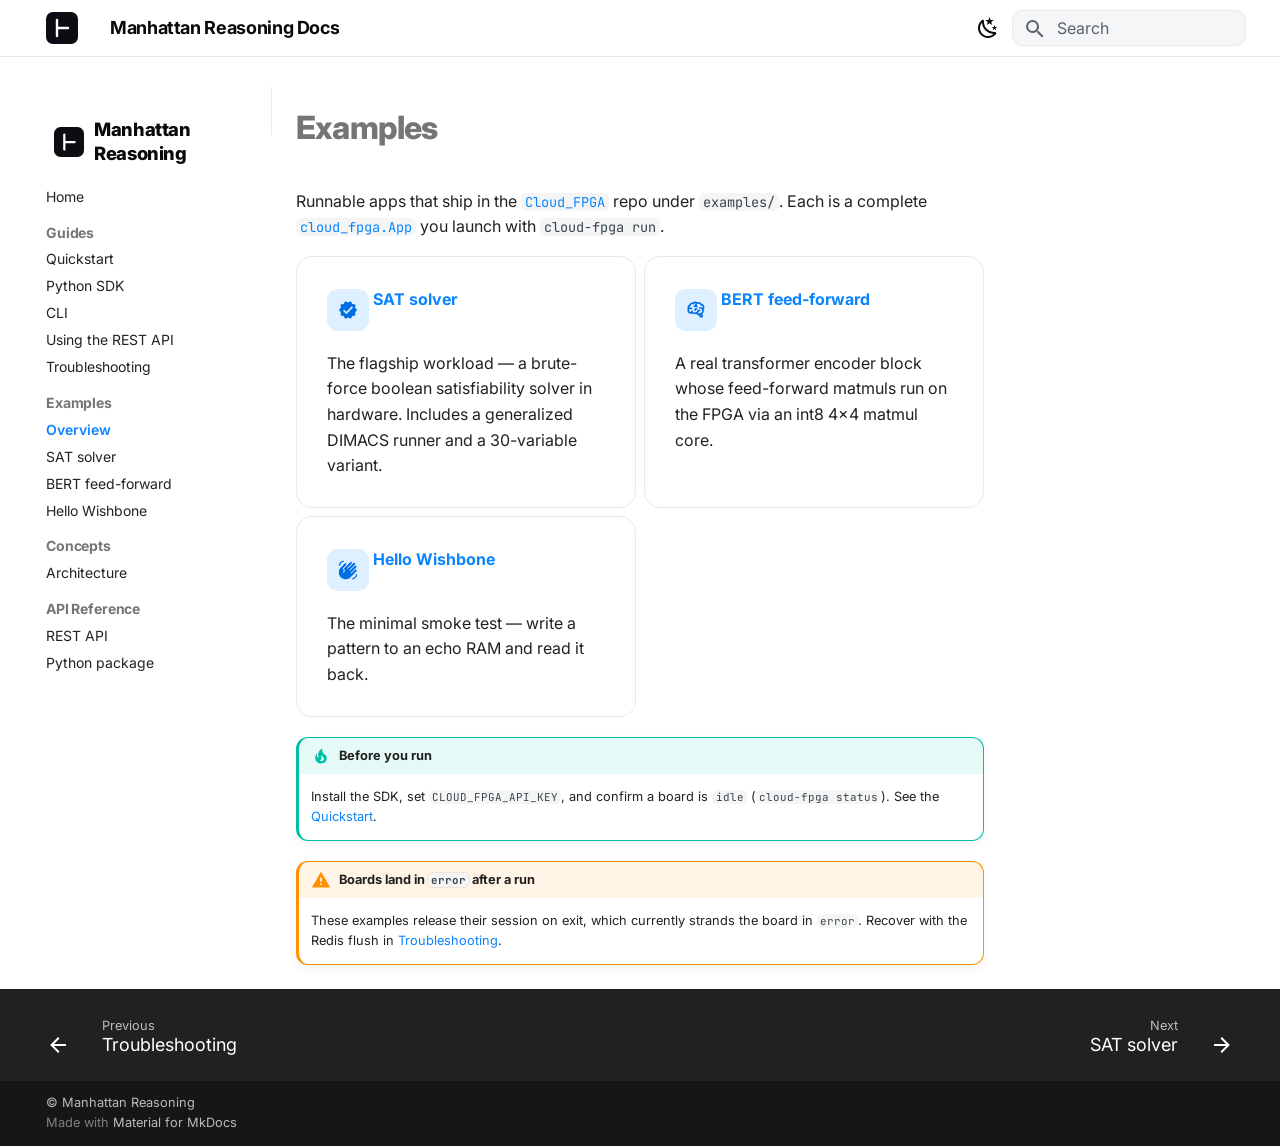
<file: examples/index.html>
<!doctype html>
<html lang="en" class="no-js">
  <head>
    
      <meta charset="utf-8">
      <meta name="viewport" content="width=device-width,initial-scale=1">
      
        <meta name="description" content="Cloud FPGA infrastructure for hardware-reasoning agents — guides, concepts, and API reference for the Cloud FPGA Orchestrator.">
      
      
      
        <link rel="canonical" href="https://docs.manhattanreasoning.com/examples/">
      
      
        <link rel="prev" href="../guides/troubleshooting/">
      
      
        <link rel="next" href="sat-solver/">
      
      
      <link rel="icon" href="../assets/turnstile.svg">
      <meta name="generator" content="mkdocs-1.6.1, mkdocs-material-9.5.39">
    
    
      
        <title>Overview - Manhattan Reasoning Docs</title>
      
    
    
      <link rel="stylesheet" href="../assets/stylesheets/main.8c3ca2c6.min.css">
      
        
        <link rel="stylesheet" href="../assets/stylesheets/palette.06af60db.min.css">
      
      


    
    
      
    
    
      
        
        
        <link rel="preconnect" href="https://fonts.gstatic.com" crossorigin>
        <link rel="stylesheet" href="https://fonts.googleapis.com/css?family=Inter:300,300i,400,400i,700,700i%7CJetBrains+Mono:400,400i,700,700i&display=fallback">
        <style>:root{--md-text-font:"Inter";--md-code-font:"JetBrains Mono"}</style>
      
    
    
      <link rel="stylesheet" href="../assets/_mkdocstrings.css">
    
      <link rel="stylesheet" href="../stylesheets/extra.css">
    
    <script>__md_scope=new URL("..",location),__md_hash=e=>[...e].reduce(((e,_)=>(e<<5)-e+_.charCodeAt(0)),0),__md_get=(e,_=localStorage,t=__md_scope)=>JSON.parse(_.getItem(t.pathname+"."+e)),__md_set=(e,_,t=localStorage,a=__md_scope)=>{try{t.setItem(a.pathname+"."+e,JSON.stringify(_))}catch(e){}}</script>
    
      

    
    
    
  </head>
  
  
    
    
      
    
    
    
    
    <body dir="ltr" data-md-color-scheme="default" data-md-color-primary="custom" data-md-color-accent="custom">
  
    
    <input class="md-toggle" data-md-toggle="drawer" type="checkbox" id="__drawer" autocomplete="off">
    <input class="md-toggle" data-md-toggle="search" type="checkbox" id="__search" autocomplete="off">
    <label class="md-overlay" for="__drawer"></label>
    <div data-md-component="skip">
      
        
        <a href="#examples" class="md-skip">
          Skip to content
        </a>
      
    </div>
    <div data-md-component="announce">
      
    </div>
    
    
      

  

<header class="md-header md-header--shadow" data-md-component="header">
  <nav class="md-header__inner md-grid" aria-label="Header">
    <a href="https://manhattanreasoning.com" title="Manhattan Reasoning Docs" class="md-header__button md-logo" aria-label="Manhattan Reasoning Docs" data-md-component="logo">
      
  <img src="../assets/turnstile.svg" alt="logo">

    </a>
    <label class="md-header__button md-icon" for="__drawer">
      
      <svg xmlns="http://www.w3.org/2000/svg" viewBox="0 0 24 24"><path d="M3 6h18v2H3zm0 5h18v2H3zm0 5h18v2H3z"/></svg>
    </label>
    <div class="md-header__title" data-md-component="header-title">
      <div class="md-header__ellipsis">
        <div class="md-header__topic">
          <span class="md-ellipsis">
            Manhattan Reasoning Docs
          </span>
        </div>
        <div class="md-header__topic" data-md-component="header-topic">
          <span class="md-ellipsis">
            
              Overview
            
          </span>
        </div>
      </div>
    </div>
    
      
        <form class="md-header__option" data-md-component="palette">
  
    
    
    
    <input class="md-option" data-md-color-media="(prefers-color-scheme: light)" data-md-color-scheme="default" data-md-color-primary="custom" data-md-color-accent="custom"  aria-label="Switch to dark mode"  type="radio" name="__palette" id="__palette_0">
    
      <label class="md-header__button md-icon" title="Switch to dark mode" for="__palette_1" hidden>
        <svg xmlns="http://www.w3.org/2000/svg" viewBox="0 0 24 24"><path d="m17.75 4.09-2.53 1.94.91 3.06-2.63-1.81-2.63 1.81.91-3.06-2.53-1.94L12.44 4l1.06-3 1.06 3zm3.5 6.91-1.64 1.25.59 1.98-1.7-1.17-1.7 1.17.59-1.98L15.75 11l2.06-.05L18.5 9l.69 1.95zm-2.28 4.95c.83-.08 1.72 1.1 1.19 1.85-.32.45-.66.87-1.08 1.27C15.17 23 8.84 23 4.94 19.07c-3.91-3.9-3.91-10.24 0-14.14.4-.4.82-.76 1.27-1.08.75-.53 1.93.36 1.85 1.19-.27 2.86.69 5.83 2.89 8.02a9.96 9.96 0 0 0 8.02 2.89m-1.64 2.02a12.08 12.08 0 0 1-7.8-3.47c-2.17-2.19-3.33-5-3.49-7.82-2.81 3.14-2.7 7.96.31 10.98 3.02 3.01 7.84 3.12 10.98.31"/></svg>
      </label>
    
  
    
    
    
    <input class="md-option" data-md-color-media="(prefers-color-scheme: dark)" data-md-color-scheme="slate" data-md-color-primary="custom" data-md-color-accent="custom"  aria-label="Switch to light mode"  type="radio" name="__palette" id="__palette_1">
    
      <label class="md-header__button md-icon" title="Switch to light mode" for="__palette_0" hidden>
        <svg xmlns="http://www.w3.org/2000/svg" viewBox="0 0 24 24"><path d="M12 7a5 5 0 0 1 5 5 5 5 0 0 1-5 5 5 5 0 0 1-5-5 5 5 0 0 1 5-5m0 2a3 3 0 0 0-3 3 3 3 0 0 0 3 3 3 3 0 0 0 3-3 3 3 0 0 0-3-3m0-7 2.39 3.42C13.65 5.15 12.84 5 12 5s-1.65.15-2.39.42zM3.34 7l4.16-.35A7.2 7.2 0 0 0 5.94 8.5c-.44.74-.69 1.5-.83 2.29zm.02 10 1.76-3.77a7.131 7.131 0 0 0 2.38 4.14zM20.65 7l-1.77 3.79a7.02 7.02 0 0 0-2.38-4.15zm-.01 10-4.14.36c.59-.51 1.12-1.14 1.54-1.86.42-.73.69-1.5.83-2.29zM12 22l-2.41-3.44c.74.27 1.55.44 2.41.44.82 0 1.63-.17 2.37-.44z"/></svg>
      </label>
    
  
</form>
      
    
    
      <script>var palette=__md_get("__palette");if(palette&&palette.color){if("(prefers-color-scheme)"===palette.color.media){var media=matchMedia("(prefers-color-scheme: light)"),input=document.querySelector(media.matches?"[data-md-color-media='(prefers-color-scheme: light)']":"[data-md-color-media='(prefers-color-scheme: dark)']");palette.color.media=input.getAttribute("data-md-color-media"),palette.color.scheme=input.getAttribute("data-md-color-scheme"),palette.color.primary=input.getAttribute("data-md-color-primary"),palette.color.accent=input.getAttribute("data-md-color-accent")}for(var[key,value]of Object.entries(palette.color))document.body.setAttribute("data-md-color-"+key,value)}</script>
    
    
    
      <label class="md-header__button md-icon" for="__search">
        
        <svg xmlns="http://www.w3.org/2000/svg" viewBox="0 0 24 24"><path d="M9.5 3A6.5 6.5 0 0 1 16 9.5c0 1.61-.59 3.09-1.56 4.23l.27.27h.79l5 5-1.5 1.5-5-5v-.79l-.27-.27A6.52 6.52 0 0 1 9.5 16 6.5 6.5 0 0 1 3 9.5 6.5 6.5 0 0 1 9.5 3m0 2C7 5 5 7 5 9.5S7 14 9.5 14 14 12 14 9.5 12 5 9.5 5"/></svg>
      </label>
      <div class="md-search" data-md-component="search" role="dialog">
  <label class="md-search__overlay" for="__search"></label>
  <div class="md-search__inner" role="search">
    <form class="md-search__form" name="search">
      <input type="text" class="md-search__input" name="query" aria-label="Search" placeholder="Search" autocapitalize="off" autocorrect="off" autocomplete="off" spellcheck="false" data-md-component="search-query" required>
      <label class="md-search__icon md-icon" for="__search">
        
        <svg xmlns="http://www.w3.org/2000/svg" viewBox="0 0 24 24"><path d="M9.5 3A6.5 6.5 0 0 1 16 9.5c0 1.61-.59 3.09-1.56 4.23l.27.27h.79l5 5-1.5 1.5-5-5v-.79l-.27-.27A6.52 6.52 0 0 1 9.5 16 6.5 6.5 0 0 1 3 9.5 6.5 6.5 0 0 1 9.5 3m0 2C7 5 5 7 5 9.5S7 14 9.5 14 14 12 14 9.5 12 5 9.5 5"/></svg>
        
        <svg xmlns="http://www.w3.org/2000/svg" viewBox="0 0 24 24"><path d="M20 11v2H8l5.5 5.5-1.42 1.42L4.16 12l7.92-7.92L13.5 5.5 8 11z"/></svg>
      </label>
      <nav class="md-search__options" aria-label="Search">
        
        <button type="reset" class="md-search__icon md-icon" title="Clear" aria-label="Clear" tabindex="-1">
          
          <svg xmlns="http://www.w3.org/2000/svg" viewBox="0 0 24 24"><path d="M19 6.41 17.59 5 12 10.59 6.41 5 5 6.41 10.59 12 5 17.59 6.41 19 12 13.41 17.59 19 19 17.59 13.41 12z"/></svg>
        </button>
      </nav>
      
        <div class="md-search__suggest" data-md-component="search-suggest"></div>
      
    </form>
    <div class="md-search__output">
      <div class="md-search__scrollwrap" tabindex="0" data-md-scrollfix>
        <div class="md-search-result" data-md-component="search-result">
          <div class="md-search-result__meta">
            Initializing search
          </div>
          <ol class="md-search-result__list" role="presentation"></ol>
        </div>
      </div>
    </div>
  </div>
</div>
    
    
  </nav>
  
</header>
    
    <div class="md-container" data-md-component="container">
      
      
        
          
        
      
      <main class="md-main" data-md-component="main">
        <div class="md-main__inner md-grid">
          
            
              
              <div class="md-sidebar md-sidebar--primary" data-md-component="sidebar" data-md-type="navigation" >
                <div class="md-sidebar__scrollwrap">
                  <div class="md-sidebar__inner">
                    



<nav class="md-nav md-nav--primary" aria-label="Navigation" data-md-level="0">
  <label class="md-nav__title" for="__drawer">
    <a href="https://manhattanreasoning.com" title="Manhattan Reasoning Docs" class="md-nav__button md-logo" aria-label="Manhattan Reasoning Docs" data-md-component="logo">
      
  <img src="../assets/turnstile.svg" alt="logo">

    </a>
    Manhattan Reasoning Docs
  </label>
  
  <ul class="md-nav__list" data-md-scrollfix>
    
      
      
  
  
  
  
    <li class="md-nav__item">
      <a href=".." class="md-nav__link">
        
  
  <span class="md-ellipsis">
    Home
  </span>
  

      </a>
    </li>
  

    
      
      
  
  
  
  
    
    
    
      
        
        
      
    
    
    <li class="md-nav__item md-nav__item--section md-nav__item--nested">
      
        
        
        <input class="md-nav__toggle md-toggle " type="checkbox" id="__nav_2" >
        
          
          <label class="md-nav__link" for="__nav_2" id="__nav_2_label" tabindex="">
            
  
  <span class="md-ellipsis">
    Guides
  </span>
  

            <span class="md-nav__icon md-icon"></span>
          </label>
        
        <nav class="md-nav" data-md-level="1" aria-labelledby="__nav_2_label" aria-expanded="false">
          <label class="md-nav__title" for="__nav_2">
            <span class="md-nav__icon md-icon"></span>
            Guides
          </label>
          <ul class="md-nav__list" data-md-scrollfix>
            
              
                
  
  
  
  
    <li class="md-nav__item">
      <a href="../guides/quickstart/" class="md-nav__link">
        
  
  <span class="md-ellipsis">
    Quickstart
  </span>
  

      </a>
    </li>
  

              
            
              
                
  
  
  
  
    <li class="md-nav__item">
      <a href="../guides/sdk/" class="md-nav__link">
        
  
  <span class="md-ellipsis">
    Python SDK
  </span>
  

      </a>
    </li>
  

              
            
              
                
  
  
  
  
    <li class="md-nav__item">
      <a href="../guides/cli/" class="md-nav__link">
        
  
  <span class="md-ellipsis">
    CLI
  </span>
  

      </a>
    </li>
  

              
            
              
                
  
  
  
  
    <li class="md-nav__item">
      <a href="../guides/rest/" class="md-nav__link">
        
  
  <span class="md-ellipsis">
    Using the REST API
  </span>
  

      </a>
    </li>
  

              
            
              
                
  
  
  
  
    <li class="md-nav__item">
      <a href="../guides/troubleshooting/" class="md-nav__link">
        
  
  <span class="md-ellipsis">
    Troubleshooting
  </span>
  

      </a>
    </li>
  

              
            
          </ul>
        </nav>
      
    </li>
  

    
      
      
  
  
    
  
  
  
    
    
    
      
        
        
      
    
    
    <li class="md-nav__item md-nav__item--active md-nav__item--section md-nav__item--nested">
      
        
        
        <input class="md-nav__toggle md-toggle " type="checkbox" id="__nav_3" checked>
        
          
          <label class="md-nav__link" for="__nav_3" id="__nav_3_label" tabindex="">
            
  
  <span class="md-ellipsis">
    Examples
  </span>
  

            <span class="md-nav__icon md-icon"></span>
          </label>
        
        <nav class="md-nav" data-md-level="1" aria-labelledby="__nav_3_label" aria-expanded="true">
          <label class="md-nav__title" for="__nav_3">
            <span class="md-nav__icon md-icon"></span>
            Examples
          </label>
          <ul class="md-nav__list" data-md-scrollfix>
            
              
                
  
  
    
  
  
  
    <li class="md-nav__item md-nav__item--active">
      
      <input class="md-nav__toggle md-toggle" type="checkbox" id="__toc">
      
      
        
      
      
      <a href="./" class="md-nav__link md-nav__link--active">
        
  
  <span class="md-ellipsis">
    Overview
  </span>
  

      </a>
      
    </li>
  

              
            
              
                
  
  
  
  
    <li class="md-nav__item">
      <a href="sat-solver/" class="md-nav__link">
        
  
  <span class="md-ellipsis">
    SAT solver
  </span>
  

      </a>
    </li>
  

              
            
              
                
  
  
  
  
    <li class="md-nav__item">
      <a href="bert-ffn/" class="md-nav__link">
        
  
  <span class="md-ellipsis">
    BERT feed-forward
  </span>
  

      </a>
    </li>
  

              
            
              
                
  
  
  
  
    <li class="md-nav__item">
      <a href="hello-wishbone/" class="md-nav__link">
        
  
  <span class="md-ellipsis">
    Hello Wishbone
  </span>
  

      </a>
    </li>
  

              
            
          </ul>
        </nav>
      
    </li>
  

    
      
      
  
  
  
  
    
    
    
      
        
        
      
    
    
    <li class="md-nav__item md-nav__item--section md-nav__item--nested">
      
        
        
        <input class="md-nav__toggle md-toggle " type="checkbox" id="__nav_4" >
        
          
          <label class="md-nav__link" for="__nav_4" id="__nav_4_label" tabindex="">
            
  
  <span class="md-ellipsis">
    Concepts
  </span>
  

            <span class="md-nav__icon md-icon"></span>
          </label>
        
        <nav class="md-nav" data-md-level="1" aria-labelledby="__nav_4_label" aria-expanded="false">
          <label class="md-nav__title" for="__nav_4">
            <span class="md-nav__icon md-icon"></span>
            Concepts
          </label>
          <ul class="md-nav__list" data-md-scrollfix>
            
              
                
  
  
  
  
    <li class="md-nav__item">
      <a href="../concepts/architecture/" class="md-nav__link">
        
  
  <span class="md-ellipsis">
    Architecture
  </span>
  

      </a>
    </li>
  

              
            
          </ul>
        </nav>
      
    </li>
  

    
      
      
  
  
  
  
    
    
    
      
        
        
      
    
    
    <li class="md-nav__item md-nav__item--section md-nav__item--nested">
      
        
        
        <input class="md-nav__toggle md-toggle " type="checkbox" id="__nav_5" >
        
          
          <label class="md-nav__link" for="__nav_5" id="__nav_5_label" tabindex="">
            
  
  <span class="md-ellipsis">
    API Reference
  </span>
  

            <span class="md-nav__icon md-icon"></span>
          </label>
        
        <nav class="md-nav" data-md-level="1" aria-labelledby="__nav_5_label" aria-expanded="false">
          <label class="md-nav__title" for="__nav_5">
            <span class="md-nav__icon md-icon"></span>
            API Reference
          </label>
          <ul class="md-nav__list" data-md-scrollfix>
            
              
                
  
  
  
  
    <li class="md-nav__item">
      <a href="../api/rest/" class="md-nav__link">
        
  
  <span class="md-ellipsis">
    REST API
  </span>
  

      </a>
    </li>
  

              
            
              
                
  
  
  
  
    <li class="md-nav__item">
      <a href="../reference/orchestrator/" class="md-nav__link">
        
  
  <span class="md-ellipsis">
    Python package
  </span>
  

      </a>
    </li>
  

              
            
          </ul>
        </nav>
      
    </li>
  

    
  </ul>
</nav>
                  </div>
                </div>
              </div>
            
            
              
              <div class="md-sidebar md-sidebar--secondary" data-md-component="sidebar" data-md-type="toc" >
                <div class="md-sidebar__scrollwrap">
                  <div class="md-sidebar__inner">
                    

<nav class="md-nav md-nav--secondary" aria-label="Table of contents">
  
  
  
    
  
  
</nav>
                  </div>
                </div>
              </div>
            
          
          
            <div class="md-content" data-md-component="content">
              <article class="md-content__inner md-typeset">
                
                  


<h1 id="examples">Examples<a class="headerlink" href="#examples" title="Permanent link">&para;</a></h1>
<p>Runnable apps that ship in the <a href="https://github.com/Barnard-PL-Labs/Cloud_FPGA"><code>Cloud_FPGA</code></a>
repo under <code>examples/</code>. Each is a complete <a href="../guides/sdk/"><code>cloud_fpga.App</code></a>
you launch with <code>cloud-fpga run</code>.</p>
<div class="grid cards">
<ul>
<li>
<p><span class="twemoji"><svg xmlns="http://www.w3.org/2000/svg" viewBox="0 0 24 24"><path d="m23 12-2.44-2.78.34-3.68-3.61-.82-1.89-3.18L12 3 8.6 1.54 6.71 4.72l-3.61.81.34 3.68L1 12l2.44 2.78-.34 3.69 3.61.82 1.89 3.18L12 21l3.4 1.46 1.89-3.18 3.61-.82-.34-3.68zm-13 5-4-4 1.41-1.41L10 14.17l6.59-6.59L18 9z"/></svg></span> <strong><a href="sat-solver/">SAT solver</a></strong></p>
<p>The flagship workload — a brute-force boolean satisfiability solver in
hardware. Includes a generalized DIMACS runner and a 30-variable variant.</p>
</li>
<li>
<p><span class="twemoji"><svg xmlns="http://www.w3.org/2000/svg" viewBox="0 0 24 24"><path d="M21.33 12.91c.09 1.55-.62 3.04-1.89 3.95l.77 1.49c.23.45.26.98.06 1.45-.19.47-.58.84-1.06 1l-.79.25a1.687 1.687 0 0 1-1.86-.55L14.44 18c-.89-.15-1.73-.53-2.44-1.1-.5.15-1 .23-1.5.23-.88 0-1.76-.27-2.5-.79-.53.16-1.07.23-1.62.22-.79.01-1.57-.15-2.3-.45a4.1 4.1 0 0 1-2.43-3.61c-.08-.72.04-1.45.35-2.11-.29-.75-.32-1.57-.07-2.33C2.3 7.11 3 6.32 3.87 5.82c.58-1.69 2.21-2.82 4-2.7 1.6-1.5 4.05-1.66 5.83-.37.42-.11.86-.17 1.3-.17 1.36-.03 2.65.57 3.5 1.64 2.04.53 3.5 2.35 3.58 4.47.05 1.11-.25 2.2-.86 3.13.07.36.11.72.11 1.09m-5-1.41c.57.07 1.02.5 1.02 1.07a1 1 0 0 1-1 1h-.63c-.32.9-.88 1.69-1.62 2.29.25.09.51.14.77.21 5.13-.07 4.53-3.2 4.53-3.25a2.59 2.59 0 0 0-2.69-2.49 1 1 0 0 1-1-1 1 1 0 0 1 1-1c1.23.03 2.41.49 3.33 1.3.05-.29.08-.59.08-.89-.06-1.24-.62-2.32-2.87-2.53-1.25-2.96-4.4-1.32-4.4-.4-.03.23.21.72.25.75a1 1 0 0 1 1 1c0 .55-.45 1-1 1-.53-.02-1.03-.22-1.43-.56-.48.31-1.03.5-1.6.56-.57.05-1.04-.35-1.07-.9a.97.97 0 0 1 .88-1.1c.16-.02.94-.14.94-.77 0-.66.25-1.29.68-1.79-.92-.25-1.91.08-2.91 1.29C6.75 5 6 5.25 5.45 7.2 4.5 7.67 4 8 3.78 9c1.08-.22 2.19-.13 3.22.25.5.19.78.75.59 1.29-.19.52-.77.78-1.29.59-.73-.32-1.55-.34-2.3-.06-.32.27-.32.83-.32 1.27 0 .74.37 1.43 1 1.83.53.27 1.12.41 1.71.4q-.225-.39-.39-.81a1.038 1.038 0 0 1 1.96-.68c.4 1.14 1.42 1.92 2.62 2.05 1.37-.07 2.59-.88 3.19-2.13.23-1.38 1.34-1.5 2.56-1.5m2 7.47-.62-1.3-.71.16 1 1.25zm-4.65-8.61a1 1 0 0 0-.91-1.03c-.71-.04-1.4.2-1.93.67-.57.58-.87 1.38-.84 2.19a1 1 0 0 0 1 1c.57 0 1-.45 1-1 0-.27.07-.54.23-.76.12-.1.27-.15.43-.15.55.03 1.02-.38 1.02-.92"/></svg></span> <strong><a href="bert-ffn/">BERT feed-forward</a></strong></p>
<p>A real transformer encoder block whose feed-forward matmuls run on the FPGA
via an int8 4×4 matmul core.</p>
</li>
<li>
<p><span class="twemoji"><svg xmlns="http://www.w3.org/2000/svg" viewBox="0 0 24 24"><path d="M23 17c0 3.31-2.69 6-6 6v-1.5c2.5 0 4.5-2 4.5-4.5zM1 7c0-3.31 2.69-6 6-6v1.5c-2.5 0-4.5 2-4.5 4.5zm7-2.68-4.59 4.6c-3.22 3.22-3.22 8.45 0 11.67s8.45 3.22 11.67 0l7.07-7.09c.49-.47.49-1.26 0-1.75a1.25 1.25 0 0 0-1.77 0l-4.42 4.42-.71-.71 6.54-6.54c.49-.49.49-1.28 0-1.77s-1.29-.49-1.79 0L14.19 13l-.69-.73 6.87-6.89c.49-.49.49-1.28 0-1.77s-1.28-.49-1.77 0l-6.89 6.89-.71-.7 5.5-5.48c.5-.49.5-1.28 0-1.77s-1.28-.49-1.77 0l-7.62 7.62a4 4 0 0 1-.33 5.28l-.71-.71a3 3 0 0 0 0-4.24l-.35-.35 4.07-4.07c.49-.49.49-1.28 0-1.77-.5-.48-1.29-.48-1.79.01"/></svg></span> <strong><a href="hello-wishbone/">Hello Wishbone</a></strong></p>
<p>The minimal smoke test — write a pattern to an echo RAM and read it back.</p>
</li>
</ul>
</div>
<div class="admonition tip">
<p class="admonition-title">Before you run</p>
<p>Install the SDK, set <code>CLOUD_FPGA_API_KEY</code>, and confirm a board is <code>idle</code>
(<code>cloud-fpga status</code>). See the <a href="../guides/quickstart/">Quickstart</a>.</p>
</div>
<div class="admonition warning">
<p class="admonition-title">Boards land in <code>error</code> after a run</p>
<p>These examples release their session on exit, which currently strands the
board in <code>error</code>. Recover with the Redis flush in
<a href="../guides/troubleshooting/#fpga-stuck-in-error">Troubleshooting</a>.</p>
</div>












                
              </article>
            </div>
          
          
<script>var target=document.getElementById(location.hash.slice(1));target&&target.name&&(target.checked=target.name.startsWith("__tabbed_"))</script>
        </div>
        
          <button type="button" class="md-top md-icon" data-md-component="top" hidden>
  
  <svg xmlns="http://www.w3.org/2000/svg" viewBox="0 0 24 24"><path d="M13 20h-2V8l-5.5 5.5-1.42-1.42L12 4.16l7.92 7.92-1.42 1.42L13 8z"/></svg>
  Back to top
</button>
        
      </main>
      
        <footer class="md-footer">
  
    
      
      <nav class="md-footer__inner md-grid" aria-label="Footer" >
        
          
          <a href="../guides/troubleshooting/" class="md-footer__link md-footer__link--prev" aria-label="Previous: Troubleshooting">
            <div class="md-footer__button md-icon">
              
              <svg xmlns="http://www.w3.org/2000/svg" viewBox="0 0 24 24"><path d="M20 11v2H8l5.5 5.5-1.42 1.42L4.16 12l7.92-7.92L13.5 5.5 8 11z"/></svg>
            </div>
            <div class="md-footer__title">
              <span class="md-footer__direction">
                Previous
              </span>
              <div class="md-ellipsis">
                Troubleshooting
              </div>
            </div>
          </a>
        
        
          
          <a href="sat-solver/" class="md-footer__link md-footer__link--next" aria-label="Next: SAT solver">
            <div class="md-footer__title">
              <span class="md-footer__direction">
                Next
              </span>
              <div class="md-ellipsis">
                SAT solver
              </div>
            </div>
            <div class="md-footer__button md-icon">
              
              <svg xmlns="http://www.w3.org/2000/svg" viewBox="0 0 24 24"><path d="M4 11v2h12l-5.5 5.5 1.42 1.42L19.84 12l-7.92-7.92L10.5 5.5 16 11z"/></svg>
            </div>
          </a>
        
      </nav>
    
  
  <div class="md-footer-meta md-typeset">
    <div class="md-footer-meta__inner md-grid">
      <div class="md-copyright">
  
    <div class="md-copyright__highlight">
      © Manhattan Reasoning
    </div>
  
  
    Made with
    <a href="https://squidfunk.github.io/mkdocs-material/" target="_blank" rel="noopener">
      Material for MkDocs
    </a>
  
</div>
      
    </div>
  </div>
</footer>
      
    </div>
    <div class="md-dialog" data-md-component="dialog">
      <div class="md-dialog__inner md-typeset"></div>
    </div>
    
    
    <script id="__config" type="application/json">{"base": "..", "features": ["navigation.instant", "navigation.tracking", "navigation.sections", "navigation.top", "navigation.footer", "toc.follow", "search.suggest", "search.highlight", "content.code.copy", "content.code.annotate"], "search": "../assets/javascripts/workers/search.6ce7567c.min.js", "translations": {"clipboard.copied": "Copied to clipboard", "clipboard.copy": "Copy to clipboard", "search.result.more.one": "1 more on this page", "search.result.more.other": "# more on this page", "search.result.none": "No matching documents", "search.result.one": "1 matching document", "search.result.other": "# matching documents", "search.result.placeholder": "Type to start searching", "search.result.term.missing": "Missing", "select.version": "Select version"}}</script>
    
    
      <script src="../assets/javascripts/bundle.525ec568.min.js"></script>
      
    
  </body>
</html>
</file>
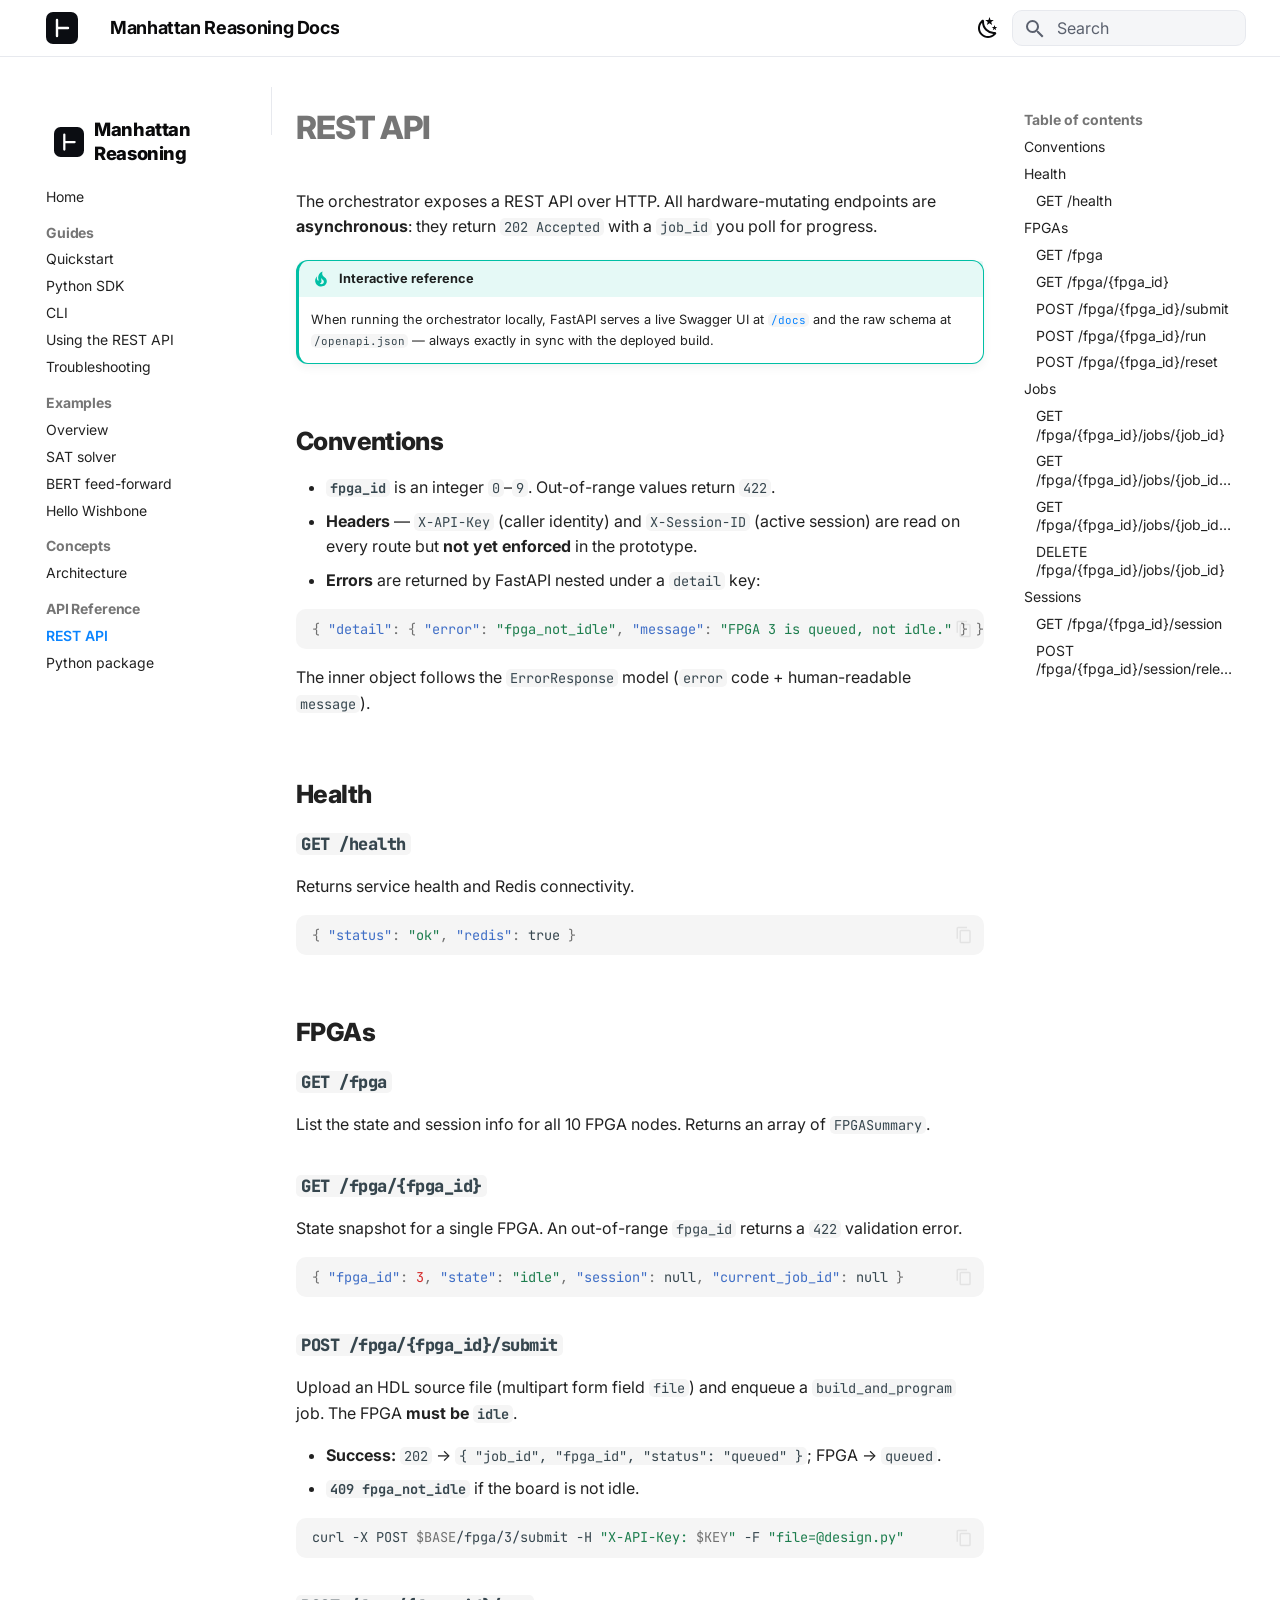
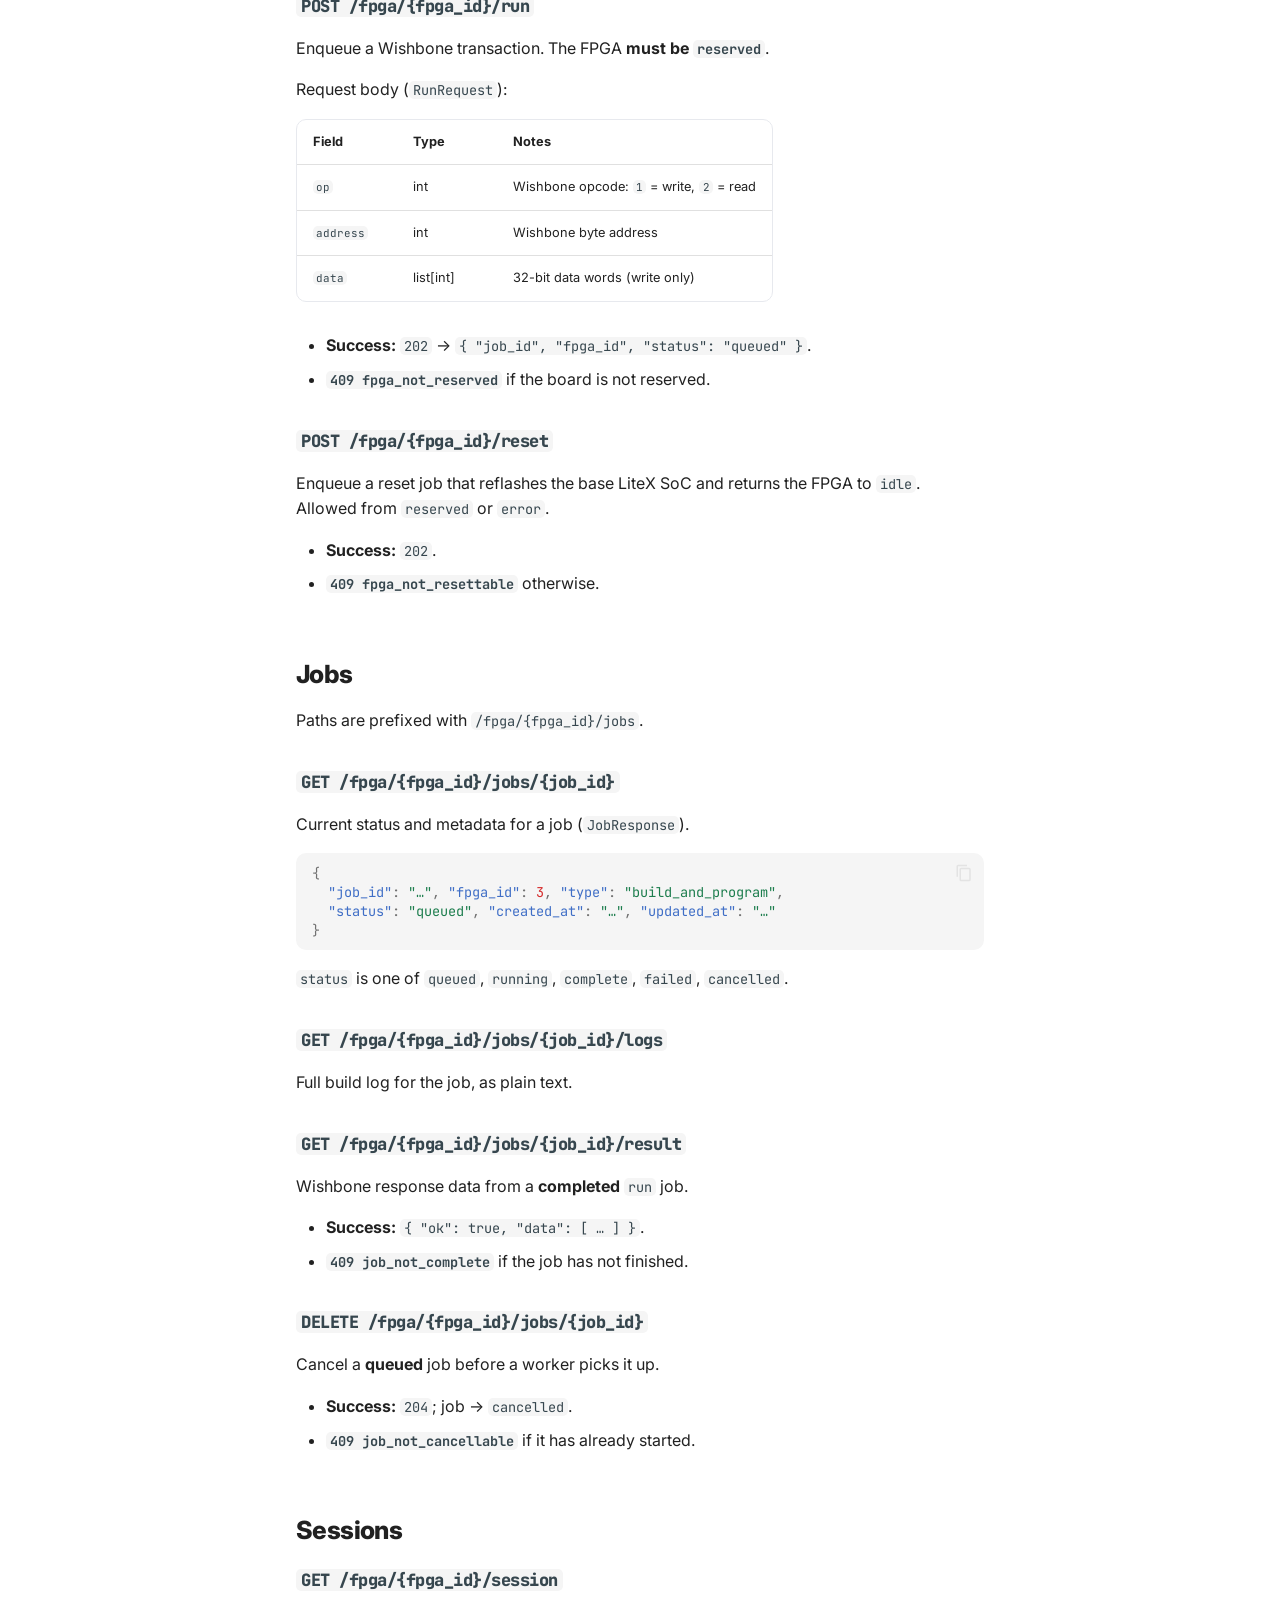
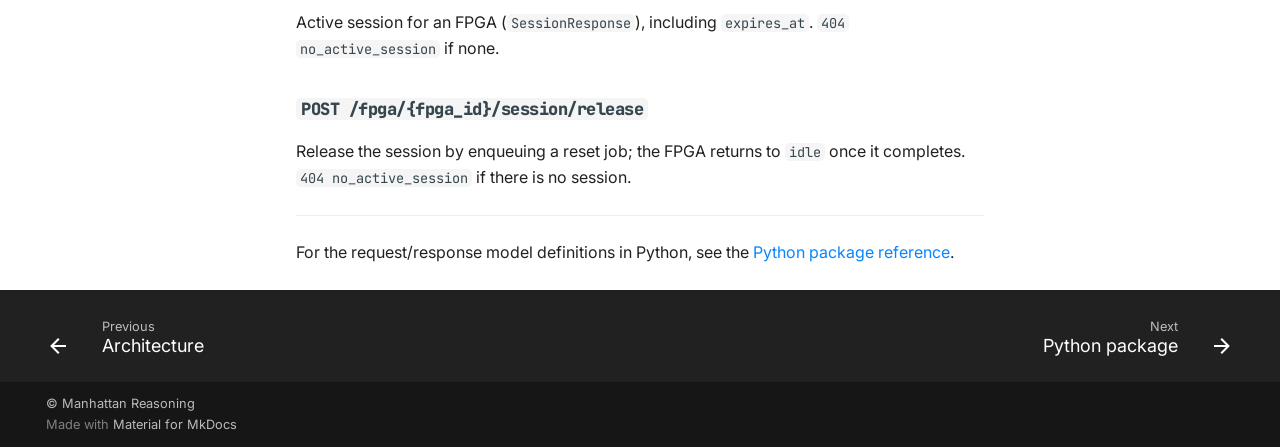
<file: api/rest/index.html>
<!doctype html>
<html lang="en" class="no-js">
  <head>
    
      <meta charset="utf-8">
      <meta name="viewport" content="width=device-width,initial-scale=1">
      
        <meta name="description" content="Cloud FPGA infrastructure for hardware-reasoning agents — guides, concepts, and API reference for the Cloud FPGA Orchestrator.">
      
      
      
        <link rel="canonical" href="https://docs.manhattanreasoning.com/api/rest/">
      
      
        <link rel="prev" href="../../concepts/architecture/">
      
      
        <link rel="next" href="../../reference/orchestrator/">
      
      
      <link rel="icon" href="../../assets/turnstile.svg">
      <meta name="generator" content="mkdocs-1.6.1, mkdocs-material-9.5.39">
    
    
      
        <title>REST API - Manhattan Reasoning Docs</title>
      
    
    
      <link rel="stylesheet" href="../../assets/stylesheets/main.8c3ca2c6.min.css">
      
        
        <link rel="stylesheet" href="../../assets/stylesheets/palette.06af60db.min.css">
      
      


    
    
      
    
    
      
        
        
        <link rel="preconnect" href="https://fonts.gstatic.com" crossorigin>
        <link rel="stylesheet" href="https://fonts.googleapis.com/css?family=Inter:300,300i,400,400i,700,700i%7CJetBrains+Mono:400,400i,700,700i&display=fallback">
        <style>:root{--md-text-font:"Inter";--md-code-font:"JetBrains Mono"}</style>
      
    
    
      <link rel="stylesheet" href="../../assets/_mkdocstrings.css">
    
      <link rel="stylesheet" href="../../stylesheets/extra.css">
    
    <script>__md_scope=new URL("../..",location),__md_hash=e=>[...e].reduce(((e,_)=>(e<<5)-e+_.charCodeAt(0)),0),__md_get=(e,_=localStorage,t=__md_scope)=>JSON.parse(_.getItem(t.pathname+"."+e)),__md_set=(e,_,t=localStorage,a=__md_scope)=>{try{t.setItem(a.pathname+"."+e,JSON.stringify(_))}catch(e){}}</script>
    
      

    
    
    
  </head>
  
  
    
    
      
    
    
    
    
    <body dir="ltr" data-md-color-scheme="default" data-md-color-primary="custom" data-md-color-accent="custom">
  
    
    <input class="md-toggle" data-md-toggle="drawer" type="checkbox" id="__drawer" autocomplete="off">
    <input class="md-toggle" data-md-toggle="search" type="checkbox" id="__search" autocomplete="off">
    <label class="md-overlay" for="__drawer"></label>
    <div data-md-component="skip">
      
        
        <a href="#rest-api" class="md-skip">
          Skip to content
        </a>
      
    </div>
    <div data-md-component="announce">
      
    </div>
    
    
      

  

<header class="md-header md-header--shadow" data-md-component="header">
  <nav class="md-header__inner md-grid" aria-label="Header">
    <a href="https://manhattanreasoning.com" title="Manhattan Reasoning Docs" class="md-header__button md-logo" aria-label="Manhattan Reasoning Docs" data-md-component="logo">
      
  <img src="../../assets/turnstile.svg" alt="logo">

    </a>
    <label class="md-header__button md-icon" for="__drawer">
      
      <svg xmlns="http://www.w3.org/2000/svg" viewBox="0 0 24 24"><path d="M3 6h18v2H3zm0 5h18v2H3zm0 5h18v2H3z"/></svg>
    </label>
    <div class="md-header__title" data-md-component="header-title">
      <div class="md-header__ellipsis">
        <div class="md-header__topic">
          <span class="md-ellipsis">
            Manhattan Reasoning Docs
          </span>
        </div>
        <div class="md-header__topic" data-md-component="header-topic">
          <span class="md-ellipsis">
            
              REST API
            
          </span>
        </div>
      </div>
    </div>
    
      
        <form class="md-header__option" data-md-component="palette">
  
    
    
    
    <input class="md-option" data-md-color-media="(prefers-color-scheme: light)" data-md-color-scheme="default" data-md-color-primary="custom" data-md-color-accent="custom"  aria-label="Switch to dark mode"  type="radio" name="__palette" id="__palette_0">
    
      <label class="md-header__button md-icon" title="Switch to dark mode" for="__palette_1" hidden>
        <svg xmlns="http://www.w3.org/2000/svg" viewBox="0 0 24 24"><path d="m17.75 4.09-2.53 1.94.91 3.06-2.63-1.81-2.63 1.81.91-3.06-2.53-1.94L12.44 4l1.06-3 1.06 3zm3.5 6.91-1.64 1.25.59 1.98-1.7-1.17-1.7 1.17.59-1.98L15.75 11l2.06-.05L18.5 9l.69 1.95zm-2.28 4.95c.83-.08 1.72 1.1 1.19 1.85-.32.45-.66.87-1.08 1.27C15.17 23 8.84 23 4.94 19.07c-3.91-3.9-3.91-10.24 0-14.14.4-.4.82-.76 1.27-1.08.75-.53 1.93.36 1.85 1.19-.27 2.86.69 5.83 2.89 8.02a9.96 9.96 0 0 0 8.02 2.89m-1.64 2.02a12.08 12.08 0 0 1-7.8-3.47c-2.17-2.19-3.33-5-3.49-7.82-2.81 3.14-2.7 7.96.31 10.98 3.02 3.01 7.84 3.12 10.98.31"/></svg>
      </label>
    
  
    
    
    
    <input class="md-option" data-md-color-media="(prefers-color-scheme: dark)" data-md-color-scheme="slate" data-md-color-primary="custom" data-md-color-accent="custom"  aria-label="Switch to light mode"  type="radio" name="__palette" id="__palette_1">
    
      <label class="md-header__button md-icon" title="Switch to light mode" for="__palette_0" hidden>
        <svg xmlns="http://www.w3.org/2000/svg" viewBox="0 0 24 24"><path d="M12 7a5 5 0 0 1 5 5 5 5 0 0 1-5 5 5 5 0 0 1-5-5 5 5 0 0 1 5-5m0 2a3 3 0 0 0-3 3 3 3 0 0 0 3 3 3 3 0 0 0 3-3 3 3 0 0 0-3-3m0-7 2.39 3.42C13.65 5.15 12.84 5 12 5s-1.65.15-2.39.42zM3.34 7l4.16-.35A7.2 7.2 0 0 0 5.94 8.5c-.44.74-.69 1.5-.83 2.29zm.02 10 1.76-3.77a7.131 7.131 0 0 0 2.38 4.14zM20.65 7l-1.77 3.79a7.02 7.02 0 0 0-2.38-4.15zm-.01 10-4.14.36c.59-.51 1.12-1.14 1.54-1.86.42-.73.69-1.5.83-2.29zM12 22l-2.41-3.44c.74.27 1.55.44 2.41.44.82 0 1.63-.17 2.37-.44z"/></svg>
      </label>
    
  
</form>
      
    
    
      <script>var palette=__md_get("__palette");if(palette&&palette.color){if("(prefers-color-scheme)"===palette.color.media){var media=matchMedia("(prefers-color-scheme: light)"),input=document.querySelector(media.matches?"[data-md-color-media='(prefers-color-scheme: light)']":"[data-md-color-media='(prefers-color-scheme: dark)']");palette.color.media=input.getAttribute("data-md-color-media"),palette.color.scheme=input.getAttribute("data-md-color-scheme"),palette.color.primary=input.getAttribute("data-md-color-primary"),palette.color.accent=input.getAttribute("data-md-color-accent")}for(var[key,value]of Object.entries(palette.color))document.body.setAttribute("data-md-color-"+key,value)}</script>
    
    
    
      <label class="md-header__button md-icon" for="__search">
        
        <svg xmlns="http://www.w3.org/2000/svg" viewBox="0 0 24 24"><path d="M9.5 3A6.5 6.5 0 0 1 16 9.5c0 1.61-.59 3.09-1.56 4.23l.27.27h.79l5 5-1.5 1.5-5-5v-.79l-.27-.27A6.52 6.52 0 0 1 9.5 16 6.5 6.5 0 0 1 3 9.5 6.5 6.5 0 0 1 9.5 3m0 2C7 5 5 7 5 9.5S7 14 9.5 14 14 12 14 9.5 12 5 9.5 5"/></svg>
      </label>
      <div class="md-search" data-md-component="search" role="dialog">
  <label class="md-search__overlay" for="__search"></label>
  <div class="md-search__inner" role="search">
    <form class="md-search__form" name="search">
      <input type="text" class="md-search__input" name="query" aria-label="Search" placeholder="Search" autocapitalize="off" autocorrect="off" autocomplete="off" spellcheck="false" data-md-component="search-query" required>
      <label class="md-search__icon md-icon" for="__search">
        
        <svg xmlns="http://www.w3.org/2000/svg" viewBox="0 0 24 24"><path d="M9.5 3A6.5 6.5 0 0 1 16 9.5c0 1.61-.59 3.09-1.56 4.23l.27.27h.79l5 5-1.5 1.5-5-5v-.79l-.27-.27A6.52 6.52 0 0 1 9.5 16 6.5 6.5 0 0 1 3 9.5 6.5 6.5 0 0 1 9.5 3m0 2C7 5 5 7 5 9.5S7 14 9.5 14 14 12 14 9.5 12 5 9.5 5"/></svg>
        
        <svg xmlns="http://www.w3.org/2000/svg" viewBox="0 0 24 24"><path d="M20 11v2H8l5.5 5.5-1.42 1.42L4.16 12l7.92-7.92L13.5 5.5 8 11z"/></svg>
      </label>
      <nav class="md-search__options" aria-label="Search">
        
        <button type="reset" class="md-search__icon md-icon" title="Clear" aria-label="Clear" tabindex="-1">
          
          <svg xmlns="http://www.w3.org/2000/svg" viewBox="0 0 24 24"><path d="M19 6.41 17.59 5 12 10.59 6.41 5 5 6.41 10.59 12 5 17.59 6.41 19 12 13.41 17.59 19 19 17.59 13.41 12z"/></svg>
        </button>
      </nav>
      
        <div class="md-search__suggest" data-md-component="search-suggest"></div>
      
    </form>
    <div class="md-search__output">
      <div class="md-search__scrollwrap" tabindex="0" data-md-scrollfix>
        <div class="md-search-result" data-md-component="search-result">
          <div class="md-search-result__meta">
            Initializing search
          </div>
          <ol class="md-search-result__list" role="presentation"></ol>
        </div>
      </div>
    </div>
  </div>
</div>
    
    
  </nav>
  
</header>
    
    <div class="md-container" data-md-component="container">
      
      
        
          
        
      
      <main class="md-main" data-md-component="main">
        <div class="md-main__inner md-grid">
          
            
              
              <div class="md-sidebar md-sidebar--primary" data-md-component="sidebar" data-md-type="navigation" >
                <div class="md-sidebar__scrollwrap">
                  <div class="md-sidebar__inner">
                    



<nav class="md-nav md-nav--primary" aria-label="Navigation" data-md-level="0">
  <label class="md-nav__title" for="__drawer">
    <a href="https://manhattanreasoning.com" title="Manhattan Reasoning Docs" class="md-nav__button md-logo" aria-label="Manhattan Reasoning Docs" data-md-component="logo">
      
  <img src="../../assets/turnstile.svg" alt="logo">

    </a>
    Manhattan Reasoning Docs
  </label>
  
  <ul class="md-nav__list" data-md-scrollfix>
    
      
      
  
  
  
  
    <li class="md-nav__item">
      <a href="../.." class="md-nav__link">
        
  
  <span class="md-ellipsis">
    Home
  </span>
  

      </a>
    </li>
  

    
      
      
  
  
  
  
    
    
    
      
        
        
      
    
    
    <li class="md-nav__item md-nav__item--section md-nav__item--nested">
      
        
        
        <input class="md-nav__toggle md-toggle " type="checkbox" id="__nav_2" >
        
          
          <label class="md-nav__link" for="__nav_2" id="__nav_2_label" tabindex="">
            
  
  <span class="md-ellipsis">
    Guides
  </span>
  

            <span class="md-nav__icon md-icon"></span>
          </label>
        
        <nav class="md-nav" data-md-level="1" aria-labelledby="__nav_2_label" aria-expanded="false">
          <label class="md-nav__title" for="__nav_2">
            <span class="md-nav__icon md-icon"></span>
            Guides
          </label>
          <ul class="md-nav__list" data-md-scrollfix>
            
              
                
  
  
  
  
    <li class="md-nav__item">
      <a href="../../guides/quickstart/" class="md-nav__link">
        
  
  <span class="md-ellipsis">
    Quickstart
  </span>
  

      </a>
    </li>
  

              
            
              
                
  
  
  
  
    <li class="md-nav__item">
      <a href="../../guides/sdk/" class="md-nav__link">
        
  
  <span class="md-ellipsis">
    Python SDK
  </span>
  

      </a>
    </li>
  

              
            
              
                
  
  
  
  
    <li class="md-nav__item">
      <a href="../../guides/cli/" class="md-nav__link">
        
  
  <span class="md-ellipsis">
    CLI
  </span>
  

      </a>
    </li>
  

              
            
              
                
  
  
  
  
    <li class="md-nav__item">
      <a href="../../guides/rest/" class="md-nav__link">
        
  
  <span class="md-ellipsis">
    Using the REST API
  </span>
  

      </a>
    </li>
  

              
            
              
                
  
  
  
  
    <li class="md-nav__item">
      <a href="../../guides/troubleshooting/" class="md-nav__link">
        
  
  <span class="md-ellipsis">
    Troubleshooting
  </span>
  

      </a>
    </li>
  

              
            
          </ul>
        </nav>
      
    </li>
  

    
      
      
  
  
  
  
    
    
    
      
        
        
      
    
    
    <li class="md-nav__item md-nav__item--section md-nav__item--nested">
      
        
        
        <input class="md-nav__toggle md-toggle " type="checkbox" id="__nav_3" >
        
          
          <label class="md-nav__link" for="__nav_3" id="__nav_3_label" tabindex="">
            
  
  <span class="md-ellipsis">
    Examples
  </span>
  

            <span class="md-nav__icon md-icon"></span>
          </label>
        
        <nav class="md-nav" data-md-level="1" aria-labelledby="__nav_3_label" aria-expanded="false">
          <label class="md-nav__title" for="__nav_3">
            <span class="md-nav__icon md-icon"></span>
            Examples
          </label>
          <ul class="md-nav__list" data-md-scrollfix>
            
              
                
  
  
  
  
    <li class="md-nav__item">
      <a href="../../examples/" class="md-nav__link">
        
  
  <span class="md-ellipsis">
    Overview
  </span>
  

      </a>
    </li>
  

              
            
              
                
  
  
  
  
    <li class="md-nav__item">
      <a href="../../examples/sat-solver/" class="md-nav__link">
        
  
  <span class="md-ellipsis">
    SAT solver
  </span>
  

      </a>
    </li>
  

              
            
              
                
  
  
  
  
    <li class="md-nav__item">
      <a href="../../examples/bert-ffn/" class="md-nav__link">
        
  
  <span class="md-ellipsis">
    BERT feed-forward
  </span>
  

      </a>
    </li>
  

              
            
              
                
  
  
  
  
    <li class="md-nav__item">
      <a href="../../examples/hello-wishbone/" class="md-nav__link">
        
  
  <span class="md-ellipsis">
    Hello Wishbone
  </span>
  

      </a>
    </li>
  

              
            
          </ul>
        </nav>
      
    </li>
  

    
      
      
  
  
  
  
    
    
    
      
        
        
      
    
    
    <li class="md-nav__item md-nav__item--section md-nav__item--nested">
      
        
        
        <input class="md-nav__toggle md-toggle " type="checkbox" id="__nav_4" >
        
          
          <label class="md-nav__link" for="__nav_4" id="__nav_4_label" tabindex="">
            
  
  <span class="md-ellipsis">
    Concepts
  </span>
  

            <span class="md-nav__icon md-icon"></span>
          </label>
        
        <nav class="md-nav" data-md-level="1" aria-labelledby="__nav_4_label" aria-expanded="false">
          <label class="md-nav__title" for="__nav_4">
            <span class="md-nav__icon md-icon"></span>
            Concepts
          </label>
          <ul class="md-nav__list" data-md-scrollfix>
            
              
                
  
  
  
  
    <li class="md-nav__item">
      <a href="../../concepts/architecture/" class="md-nav__link">
        
  
  <span class="md-ellipsis">
    Architecture
  </span>
  

      </a>
    </li>
  

              
            
          </ul>
        </nav>
      
    </li>
  

    
      
      
  
  
    
  
  
  
    
    
    
      
        
        
      
    
    
    <li class="md-nav__item md-nav__item--active md-nav__item--section md-nav__item--nested">
      
        
        
        <input class="md-nav__toggle md-toggle " type="checkbox" id="__nav_5" checked>
        
          
          <label class="md-nav__link" for="__nav_5" id="__nav_5_label" tabindex="">
            
  
  <span class="md-ellipsis">
    API Reference
  </span>
  

            <span class="md-nav__icon md-icon"></span>
          </label>
        
        <nav class="md-nav" data-md-level="1" aria-labelledby="__nav_5_label" aria-expanded="true">
          <label class="md-nav__title" for="__nav_5">
            <span class="md-nav__icon md-icon"></span>
            API Reference
          </label>
          <ul class="md-nav__list" data-md-scrollfix>
            
              
                
  
  
    
  
  
  
    <li class="md-nav__item md-nav__item--active">
      
      <input class="md-nav__toggle md-toggle" type="checkbox" id="__toc">
      
      
        
      
      
        <label class="md-nav__link md-nav__link--active" for="__toc">
          
  
  <span class="md-ellipsis">
    REST API
  </span>
  

          <span class="md-nav__icon md-icon"></span>
        </label>
      
      <a href="./" class="md-nav__link md-nav__link--active">
        
  
  <span class="md-ellipsis">
    REST API
  </span>
  

      </a>
      
        

<nav class="md-nav md-nav--secondary" aria-label="Table of contents">
  
  
  
    
  
  
    <label class="md-nav__title" for="__toc">
      <span class="md-nav__icon md-icon"></span>
      Table of contents
    </label>
    <ul class="md-nav__list" data-md-component="toc" data-md-scrollfix>
      
        <li class="md-nav__item">
  <a href="#conventions" class="md-nav__link">
    <span class="md-ellipsis">
      Conventions
    </span>
  </a>
  
</li>
      
        <li class="md-nav__item">
  <a href="#health" class="md-nav__link">
    <span class="md-ellipsis">
      Health
    </span>
  </a>
  
    <nav class="md-nav" aria-label="Health">
      <ul class="md-nav__list">
        
          <li class="md-nav__item">
  <a href="#get-health" class="md-nav__link">
    <span class="md-ellipsis">
      GET /health
    </span>
  </a>
  
</li>
        
      </ul>
    </nav>
  
</li>
      
        <li class="md-nav__item">
  <a href="#fpgas" class="md-nav__link">
    <span class="md-ellipsis">
      FPGAs
    </span>
  </a>
  
    <nav class="md-nav" aria-label="FPGAs">
      <ul class="md-nav__list">
        
          <li class="md-nav__item">
  <a href="#get-fpga" class="md-nav__link">
    <span class="md-ellipsis">
      GET /fpga
    </span>
  </a>
  
</li>
        
          <li class="md-nav__item">
  <a href="#get-fpgafpga_id" class="md-nav__link">
    <span class="md-ellipsis">
      GET /fpga/{fpga_id}
    </span>
  </a>
  
</li>
        
          <li class="md-nav__item">
  <a href="#post-fpgafpga_idsubmit" class="md-nav__link">
    <span class="md-ellipsis">
      POST /fpga/{fpga_id}/submit
    </span>
  </a>
  
</li>
        
          <li class="md-nav__item">
  <a href="#post-fpgafpga_idrun" class="md-nav__link">
    <span class="md-ellipsis">
      POST /fpga/{fpga_id}/run
    </span>
  </a>
  
</li>
        
          <li class="md-nav__item">
  <a href="#post-fpgafpga_idreset" class="md-nav__link">
    <span class="md-ellipsis">
      POST /fpga/{fpga_id}/reset
    </span>
  </a>
  
</li>
        
      </ul>
    </nav>
  
</li>
      
        <li class="md-nav__item">
  <a href="#jobs" class="md-nav__link">
    <span class="md-ellipsis">
      Jobs
    </span>
  </a>
  
    <nav class="md-nav" aria-label="Jobs">
      <ul class="md-nav__list">
        
          <li class="md-nav__item">
  <a href="#get-fpgafpga_idjobsjob_id" class="md-nav__link">
    <span class="md-ellipsis">
      GET /fpga/{fpga_id}/jobs/{job_id}
    </span>
  </a>
  
</li>
        
          <li class="md-nav__item">
  <a href="#get-fpgafpga_idjobsjob_idlogs" class="md-nav__link">
    <span class="md-ellipsis">
      GET /fpga/{fpga_id}/jobs/{job_id}/logs
    </span>
  </a>
  
</li>
        
          <li class="md-nav__item">
  <a href="#get-fpgafpga_idjobsjob_idresult" class="md-nav__link">
    <span class="md-ellipsis">
      GET /fpga/{fpga_id}/jobs/{job_id}/result
    </span>
  </a>
  
</li>
        
          <li class="md-nav__item">
  <a href="#delete-fpgafpga_idjobsjob_id" class="md-nav__link">
    <span class="md-ellipsis">
      DELETE /fpga/{fpga_id}/jobs/{job_id}
    </span>
  </a>
  
</li>
        
      </ul>
    </nav>
  
</li>
      
        <li class="md-nav__item">
  <a href="#sessions" class="md-nav__link">
    <span class="md-ellipsis">
      Sessions
    </span>
  </a>
  
    <nav class="md-nav" aria-label="Sessions">
      <ul class="md-nav__list">
        
          <li class="md-nav__item">
  <a href="#get-fpgafpga_idsession" class="md-nav__link">
    <span class="md-ellipsis">
      GET /fpga/{fpga_id}/session
    </span>
  </a>
  
</li>
        
          <li class="md-nav__item">
  <a href="#post-fpgafpga_idsessionrelease" class="md-nav__link">
    <span class="md-ellipsis">
      POST /fpga/{fpga_id}/session/release
    </span>
  </a>
  
</li>
        
      </ul>
    </nav>
  
</li>
      
    </ul>
  
</nav>
      
    </li>
  

              
            
              
                
  
  
  
  
    <li class="md-nav__item">
      <a href="../../reference/orchestrator/" class="md-nav__link">
        
  
  <span class="md-ellipsis">
    Python package
  </span>
  

      </a>
    </li>
  

              
            
          </ul>
        </nav>
      
    </li>
  

    
  </ul>
</nav>
                  </div>
                </div>
              </div>
            
            
              
              <div class="md-sidebar md-sidebar--secondary" data-md-component="sidebar" data-md-type="toc" >
                <div class="md-sidebar__scrollwrap">
                  <div class="md-sidebar__inner">
                    

<nav class="md-nav md-nav--secondary" aria-label="Table of contents">
  
  
  
    
  
  
    <label class="md-nav__title" for="__toc">
      <span class="md-nav__icon md-icon"></span>
      Table of contents
    </label>
    <ul class="md-nav__list" data-md-component="toc" data-md-scrollfix>
      
        <li class="md-nav__item">
  <a href="#conventions" class="md-nav__link">
    <span class="md-ellipsis">
      Conventions
    </span>
  </a>
  
</li>
      
        <li class="md-nav__item">
  <a href="#health" class="md-nav__link">
    <span class="md-ellipsis">
      Health
    </span>
  </a>
  
    <nav class="md-nav" aria-label="Health">
      <ul class="md-nav__list">
        
          <li class="md-nav__item">
  <a href="#get-health" class="md-nav__link">
    <span class="md-ellipsis">
      GET /health
    </span>
  </a>
  
</li>
        
      </ul>
    </nav>
  
</li>
      
        <li class="md-nav__item">
  <a href="#fpgas" class="md-nav__link">
    <span class="md-ellipsis">
      FPGAs
    </span>
  </a>
  
    <nav class="md-nav" aria-label="FPGAs">
      <ul class="md-nav__list">
        
          <li class="md-nav__item">
  <a href="#get-fpga" class="md-nav__link">
    <span class="md-ellipsis">
      GET /fpga
    </span>
  </a>
  
</li>
        
          <li class="md-nav__item">
  <a href="#get-fpgafpga_id" class="md-nav__link">
    <span class="md-ellipsis">
      GET /fpga/{fpga_id}
    </span>
  </a>
  
</li>
        
          <li class="md-nav__item">
  <a href="#post-fpgafpga_idsubmit" class="md-nav__link">
    <span class="md-ellipsis">
      POST /fpga/{fpga_id}/submit
    </span>
  </a>
  
</li>
        
          <li class="md-nav__item">
  <a href="#post-fpgafpga_idrun" class="md-nav__link">
    <span class="md-ellipsis">
      POST /fpga/{fpga_id}/run
    </span>
  </a>
  
</li>
        
          <li class="md-nav__item">
  <a href="#post-fpgafpga_idreset" class="md-nav__link">
    <span class="md-ellipsis">
      POST /fpga/{fpga_id}/reset
    </span>
  </a>
  
</li>
        
      </ul>
    </nav>
  
</li>
      
        <li class="md-nav__item">
  <a href="#jobs" class="md-nav__link">
    <span class="md-ellipsis">
      Jobs
    </span>
  </a>
  
    <nav class="md-nav" aria-label="Jobs">
      <ul class="md-nav__list">
        
          <li class="md-nav__item">
  <a href="#get-fpgafpga_idjobsjob_id" class="md-nav__link">
    <span class="md-ellipsis">
      GET /fpga/{fpga_id}/jobs/{job_id}
    </span>
  </a>
  
</li>
        
          <li class="md-nav__item">
  <a href="#get-fpgafpga_idjobsjob_idlogs" class="md-nav__link">
    <span class="md-ellipsis">
      GET /fpga/{fpga_id}/jobs/{job_id}/logs
    </span>
  </a>
  
</li>
        
          <li class="md-nav__item">
  <a href="#get-fpgafpga_idjobsjob_idresult" class="md-nav__link">
    <span class="md-ellipsis">
      GET /fpga/{fpga_id}/jobs/{job_id}/result
    </span>
  </a>
  
</li>
        
          <li class="md-nav__item">
  <a href="#delete-fpgafpga_idjobsjob_id" class="md-nav__link">
    <span class="md-ellipsis">
      DELETE /fpga/{fpga_id}/jobs/{job_id}
    </span>
  </a>
  
</li>
        
      </ul>
    </nav>
  
</li>
      
        <li class="md-nav__item">
  <a href="#sessions" class="md-nav__link">
    <span class="md-ellipsis">
      Sessions
    </span>
  </a>
  
    <nav class="md-nav" aria-label="Sessions">
      <ul class="md-nav__list">
        
          <li class="md-nav__item">
  <a href="#get-fpgafpga_idsession" class="md-nav__link">
    <span class="md-ellipsis">
      GET /fpga/{fpga_id}/session
    </span>
  </a>
  
</li>
        
          <li class="md-nav__item">
  <a href="#post-fpgafpga_idsessionrelease" class="md-nav__link">
    <span class="md-ellipsis">
      POST /fpga/{fpga_id}/session/release
    </span>
  </a>
  
</li>
        
      </ul>
    </nav>
  
</li>
      
    </ul>
  
</nav>
                  </div>
                </div>
              </div>
            
          
          
            <div class="md-content" data-md-component="content">
              <article class="md-content__inner md-typeset">
                
                  


<h1 id="rest-api">REST API<a class="headerlink" href="#rest-api" title="Permanent link">&para;</a></h1>
<p>The orchestrator exposes a REST API over HTTP. All hardware-mutating endpoints
are <strong>asynchronous</strong>: they return <code>202 Accepted</code> with a <code>job_id</code> you poll for
progress.</p>
<div class="admonition tip">
<p class="admonition-title">Interactive reference</p>
<p>When running the orchestrator locally, FastAPI serves a live Swagger UI at
<a href="http://localhost:8000/docs"><code>/docs</code></a> and the raw schema at
<code>/openapi.json</code> — always exactly in sync with the deployed build.</p>
</div>
<h2 id="conventions">Conventions<a class="headerlink" href="#conventions" title="Permanent link">&para;</a></h2>
<ul>
<li><strong><code>fpga_id</code></strong> is an integer <code>0</code>–<code>9</code>. Out-of-range values return <code>422</code>.</li>
<li><strong>Headers</strong> — <code>X-API-Key</code> (caller identity) and <code>X-Session-ID</code> (active
  session) are read on every route but <strong>not yet enforced</strong> in the prototype.</li>
<li><strong>Errors</strong> are returned by FastAPI nested under a <code>detail</code> key:</li>
</ul>
<div class="highlight"><pre><span></span><code><a id="__codelineno-0-1" name="__codelineno-0-1" href="#__codelineno-0-1"></a><span class="p">{</span><span class="w"> </span><span class="nt">&quot;detail&quot;</span><span class="p">:</span><span class="w"> </span><span class="p">{</span><span class="w"> </span><span class="nt">&quot;error&quot;</span><span class="p">:</span><span class="w"> </span><span class="s2">&quot;fpga_not_idle&quot;</span><span class="p">,</span><span class="w"> </span><span class="nt">&quot;message&quot;</span><span class="p">:</span><span class="w"> </span><span class="s2">&quot;FPGA 3 is queued, not idle.&quot;</span><span class="w"> </span><span class="p">}</span><span class="w"> </span><span class="p">}</span>
</code></pre></div>
<p>The inner object follows the <code>ErrorResponse</code> model (<code>error</code> code +
  human-readable <code>message</code>).</p>
<h2 id="health">Health<a class="headerlink" href="#health" title="Permanent link">&para;</a></h2>
<h3 id="get-health"><code>GET /health</code><a class="headerlink" href="#get-health" title="Permanent link">&para;</a></h3>
<p>Returns service health and Redis connectivity.</p>
<div class="highlight"><pre><span></span><code><a id="__codelineno-1-1" name="__codelineno-1-1" href="#__codelineno-1-1"></a><span class="p">{</span><span class="w"> </span><span class="nt">&quot;status&quot;</span><span class="p">:</span><span class="w"> </span><span class="s2">&quot;ok&quot;</span><span class="p">,</span><span class="w"> </span><span class="nt">&quot;redis&quot;</span><span class="p">:</span><span class="w"> </span><span class="kc">true</span><span class="w"> </span><span class="p">}</span>
</code></pre></div>
<h2 id="fpgas">FPGAs<a class="headerlink" href="#fpgas" title="Permanent link">&para;</a></h2>
<h3 id="get-fpga"><code>GET /fpga</code><a class="headerlink" href="#get-fpga" title="Permanent link">&para;</a></h3>
<p>List the state and session info for all 10 FPGA nodes. Returns an array of
<code>FPGASummary</code>.</p>
<h3 id="get-fpgafpga_id"><code>GET /fpga/{fpga_id}</code><a class="headerlink" href="#get-fpgafpga_id" title="Permanent link">&para;</a></h3>
<p>State snapshot for a single FPGA. An out-of-range <code>fpga_id</code> returns a <code>422</code>
validation error.</p>
<div class="highlight"><pre><span></span><code><a id="__codelineno-2-1" name="__codelineno-2-1" href="#__codelineno-2-1"></a><span class="p">{</span><span class="w"> </span><span class="nt">&quot;fpga_id&quot;</span><span class="p">:</span><span class="w"> </span><span class="mi">3</span><span class="p">,</span><span class="w"> </span><span class="nt">&quot;state&quot;</span><span class="p">:</span><span class="w"> </span><span class="s2">&quot;idle&quot;</span><span class="p">,</span><span class="w"> </span><span class="nt">&quot;session&quot;</span><span class="p">:</span><span class="w"> </span><span class="kc">null</span><span class="p">,</span><span class="w"> </span><span class="nt">&quot;current_job_id&quot;</span><span class="p">:</span><span class="w"> </span><span class="kc">null</span><span class="w"> </span><span class="p">}</span>
</code></pre></div>
<h3 id="post-fpgafpga_idsubmit"><code>POST /fpga/{fpga_id}/submit</code><a class="headerlink" href="#post-fpgafpga_idsubmit" title="Permanent link">&para;</a></h3>
<p>Upload an HDL source file (multipart form field <code>file</code>) and enqueue a
<code>build_and_program</code> job. The FPGA <strong>must be <code>idle</code></strong>.</p>
<ul>
<li><strong>Success:</strong> <code>202</code> → <code>{ "job_id", "fpga_id", "status": "queued" }</code>; FPGA → <code>queued</code>.</li>
<li><strong><code>409 fpga_not_idle</code></strong> if the board is not idle.</li>
</ul>
<div class="highlight"><pre><span></span><code><a id="__codelineno-3-1" name="__codelineno-3-1" href="#__codelineno-3-1"></a>curl<span class="w"> </span>-X<span class="w"> </span>POST<span class="w"> </span><span class="nv">$BASE</span>/fpga/3/submit<span class="w"> </span>-H<span class="w"> </span><span class="s2">&quot;X-API-Key: </span><span class="nv">$KEY</span><span class="s2">&quot;</span><span class="w"> </span>-F<span class="w"> </span><span class="s2">&quot;file=@design.py&quot;</span>
</code></pre></div>
<h3 id="post-fpgafpga_idrun"><code>POST /fpga/{fpga_id}/run</code><a class="headerlink" href="#post-fpgafpga_idrun" title="Permanent link">&para;</a></h3>
<p>Enqueue a Wishbone transaction. The FPGA <strong>must be <code>reserved</code></strong>.</p>
<p>Request body (<code>RunRequest</code>):</p>
<table>
<thead>
<tr>
<th>Field</th>
<th>Type</th>
<th>Notes</th>
</tr>
</thead>
<tbody>
<tr>
<td><code>op</code></td>
<td>int</td>
<td>Wishbone opcode: <code>1</code> = write, <code>2</code> = read</td>
</tr>
<tr>
<td><code>address</code></td>
<td>int</td>
<td>Wishbone byte address</td>
</tr>
<tr>
<td><code>data</code></td>
<td>list[int]</td>
<td>32-bit data words (write only)</td>
</tr>
</tbody>
</table>
<ul>
<li><strong>Success:</strong> <code>202</code> → <code>{ "job_id", "fpga_id", "status": "queued" }</code>.</li>
<li><strong><code>409 fpga_not_reserved</code></strong> if the board is not reserved.</li>
</ul>
<h3 id="post-fpgafpga_idreset"><code>POST /fpga/{fpga_id}/reset</code><a class="headerlink" href="#post-fpgafpga_idreset" title="Permanent link">&para;</a></h3>
<p>Enqueue a reset job that reflashes the base LiteX SoC and returns the FPGA to
<code>idle</code>. Allowed from <code>reserved</code> or <code>error</code>.</p>
<ul>
<li><strong>Success:</strong> <code>202</code>.</li>
<li><strong><code>409 fpga_not_resettable</code></strong> otherwise.</li>
</ul>
<h2 id="jobs">Jobs<a class="headerlink" href="#jobs" title="Permanent link">&para;</a></h2>
<p>Paths are prefixed with <code>/fpga/{fpga_id}/jobs</code>.</p>
<h3 id="get-fpgafpga_idjobsjob_id"><code>GET /fpga/{fpga_id}/jobs/{job_id}</code><a class="headerlink" href="#get-fpgafpga_idjobsjob_id" title="Permanent link">&para;</a></h3>
<p>Current status and metadata for a job (<code>JobResponse</code>).</p>
<div class="highlight"><pre><span></span><code><a id="__codelineno-4-1" name="__codelineno-4-1" href="#__codelineno-4-1"></a><span class="p">{</span>
<a id="__codelineno-4-2" name="__codelineno-4-2" href="#__codelineno-4-2"></a><span class="w">  </span><span class="nt">&quot;job_id&quot;</span><span class="p">:</span><span class="w"> </span><span class="s2">&quot;…&quot;</span><span class="p">,</span><span class="w"> </span><span class="nt">&quot;fpga_id&quot;</span><span class="p">:</span><span class="w"> </span><span class="mi">3</span><span class="p">,</span><span class="w"> </span><span class="nt">&quot;type&quot;</span><span class="p">:</span><span class="w"> </span><span class="s2">&quot;build_and_program&quot;</span><span class="p">,</span>
<a id="__codelineno-4-3" name="__codelineno-4-3" href="#__codelineno-4-3"></a><span class="w">  </span><span class="nt">&quot;status&quot;</span><span class="p">:</span><span class="w"> </span><span class="s2">&quot;queued&quot;</span><span class="p">,</span><span class="w"> </span><span class="nt">&quot;created_at&quot;</span><span class="p">:</span><span class="w"> </span><span class="s2">&quot;…&quot;</span><span class="p">,</span><span class="w"> </span><span class="nt">&quot;updated_at&quot;</span><span class="p">:</span><span class="w"> </span><span class="s2">&quot;…&quot;</span>
<a id="__codelineno-4-4" name="__codelineno-4-4" href="#__codelineno-4-4"></a><span class="p">}</span>
</code></pre></div>
<p><code>status</code> is one of <code>queued</code>, <code>running</code>, <code>complete</code>, <code>failed</code>, <code>cancelled</code>.</p>
<h3 id="get-fpgafpga_idjobsjob_idlogs"><code>GET /fpga/{fpga_id}/jobs/{job_id}/logs</code><a class="headerlink" href="#get-fpgafpga_idjobsjob_idlogs" title="Permanent link">&para;</a></h3>
<p>Full build log for the job, as plain text.</p>
<h3 id="get-fpgafpga_idjobsjob_idresult"><code>GET /fpga/{fpga_id}/jobs/{job_id}/result</code><a class="headerlink" href="#get-fpgafpga_idjobsjob_idresult" title="Permanent link">&para;</a></h3>
<p>Wishbone response data from a <strong>completed</strong> <code>run</code> job.</p>
<ul>
<li><strong>Success:</strong> <code>{ "ok": true, "data": [ … ] }</code>.</li>
<li><strong><code>409 job_not_complete</code></strong> if the job has not finished.</li>
</ul>
<h3 id="delete-fpgafpga_idjobsjob_id"><code>DELETE /fpga/{fpga_id}/jobs/{job_id}</code><a class="headerlink" href="#delete-fpgafpga_idjobsjob_id" title="Permanent link">&para;</a></h3>
<p>Cancel a <strong>queued</strong> job before a worker picks it up.</p>
<ul>
<li><strong>Success:</strong> <code>204</code>; job → <code>cancelled</code>.</li>
<li><strong><code>409 job_not_cancellable</code></strong> if it has already started.</li>
</ul>
<h2 id="sessions">Sessions<a class="headerlink" href="#sessions" title="Permanent link">&para;</a></h2>
<h3 id="get-fpgafpga_idsession"><code>GET /fpga/{fpga_id}/session</code><a class="headerlink" href="#get-fpgafpga_idsession" title="Permanent link">&para;</a></h3>
<p>Active session for an FPGA (<code>SessionResponse</code>), including <code>expires_at</code>.
<code>404 no_active_session</code> if none.</p>
<h3 id="post-fpgafpga_idsessionrelease"><code>POST /fpga/{fpga_id}/session/release</code><a class="headerlink" href="#post-fpgafpga_idsessionrelease" title="Permanent link">&para;</a></h3>
<p>Release the session by enqueuing a reset job; the FPGA returns to <code>idle</code> once it
completes. <code>404 no_active_session</code> if there is no session.</p>
<hr />
<p>For the request/response model definitions in Python, see the
<a href="../../reference/orchestrator/">Python package reference</a>.</p>












                
              </article>
            </div>
          
          
<script>var target=document.getElementById(location.hash.slice(1));target&&target.name&&(target.checked=target.name.startsWith("__tabbed_"))</script>
        </div>
        
          <button type="button" class="md-top md-icon" data-md-component="top" hidden>
  
  <svg xmlns="http://www.w3.org/2000/svg" viewBox="0 0 24 24"><path d="M13 20h-2V8l-5.5 5.5-1.42-1.42L12 4.16l7.92 7.92-1.42 1.42L13 8z"/></svg>
  Back to top
</button>
        
      </main>
      
        <footer class="md-footer">
  
    
      
      <nav class="md-footer__inner md-grid" aria-label="Footer" >
        
          
          <a href="../../concepts/architecture/" class="md-footer__link md-footer__link--prev" aria-label="Previous: Architecture">
            <div class="md-footer__button md-icon">
              
              <svg xmlns="http://www.w3.org/2000/svg" viewBox="0 0 24 24"><path d="M20 11v2H8l5.5 5.5-1.42 1.42L4.16 12l7.92-7.92L13.5 5.5 8 11z"/></svg>
            </div>
            <div class="md-footer__title">
              <span class="md-footer__direction">
                Previous
              </span>
              <div class="md-ellipsis">
                Architecture
              </div>
            </div>
          </a>
        
        
          
          <a href="../../reference/orchestrator/" class="md-footer__link md-footer__link--next" aria-label="Next: Python package">
            <div class="md-footer__title">
              <span class="md-footer__direction">
                Next
              </span>
              <div class="md-ellipsis">
                Python package
              </div>
            </div>
            <div class="md-footer__button md-icon">
              
              <svg xmlns="http://www.w3.org/2000/svg" viewBox="0 0 24 24"><path d="M4 11v2h12l-5.5 5.5 1.42 1.42L19.84 12l-7.92-7.92L10.5 5.5 16 11z"/></svg>
            </div>
          </a>
        
      </nav>
    
  
  <div class="md-footer-meta md-typeset">
    <div class="md-footer-meta__inner md-grid">
      <div class="md-copyright">
  
    <div class="md-copyright__highlight">
      © Manhattan Reasoning
    </div>
  
  
    Made with
    <a href="https://squidfunk.github.io/mkdocs-material/" target="_blank" rel="noopener">
      Material for MkDocs
    </a>
  
</div>
      
    </div>
  </div>
</footer>
      
    </div>
    <div class="md-dialog" data-md-component="dialog">
      <div class="md-dialog__inner md-typeset"></div>
    </div>
    
    
    <script id="__config" type="application/json">{"base": "../..", "features": ["navigation.instant", "navigation.tracking", "navigation.sections", "navigation.top", "navigation.footer", "toc.follow", "search.suggest", "search.highlight", "content.code.copy", "content.code.annotate"], "search": "../../assets/javascripts/workers/search.6ce7567c.min.js", "translations": {"clipboard.copied": "Copied to clipboard", "clipboard.copy": "Copy to clipboard", "search.result.more.one": "1 more on this page", "search.result.more.other": "# more on this page", "search.result.none": "No matching documents", "search.result.one": "1 matching document", "search.result.other": "# matching documents", "search.result.placeholder": "Type to start searching", "search.result.term.missing": "Missing", "select.version": "Select version"}}</script>
    
    
      <script src="../../assets/javascripts/bundle.525ec568.min.js"></script>
      
    
  </body>
</html>
</file>
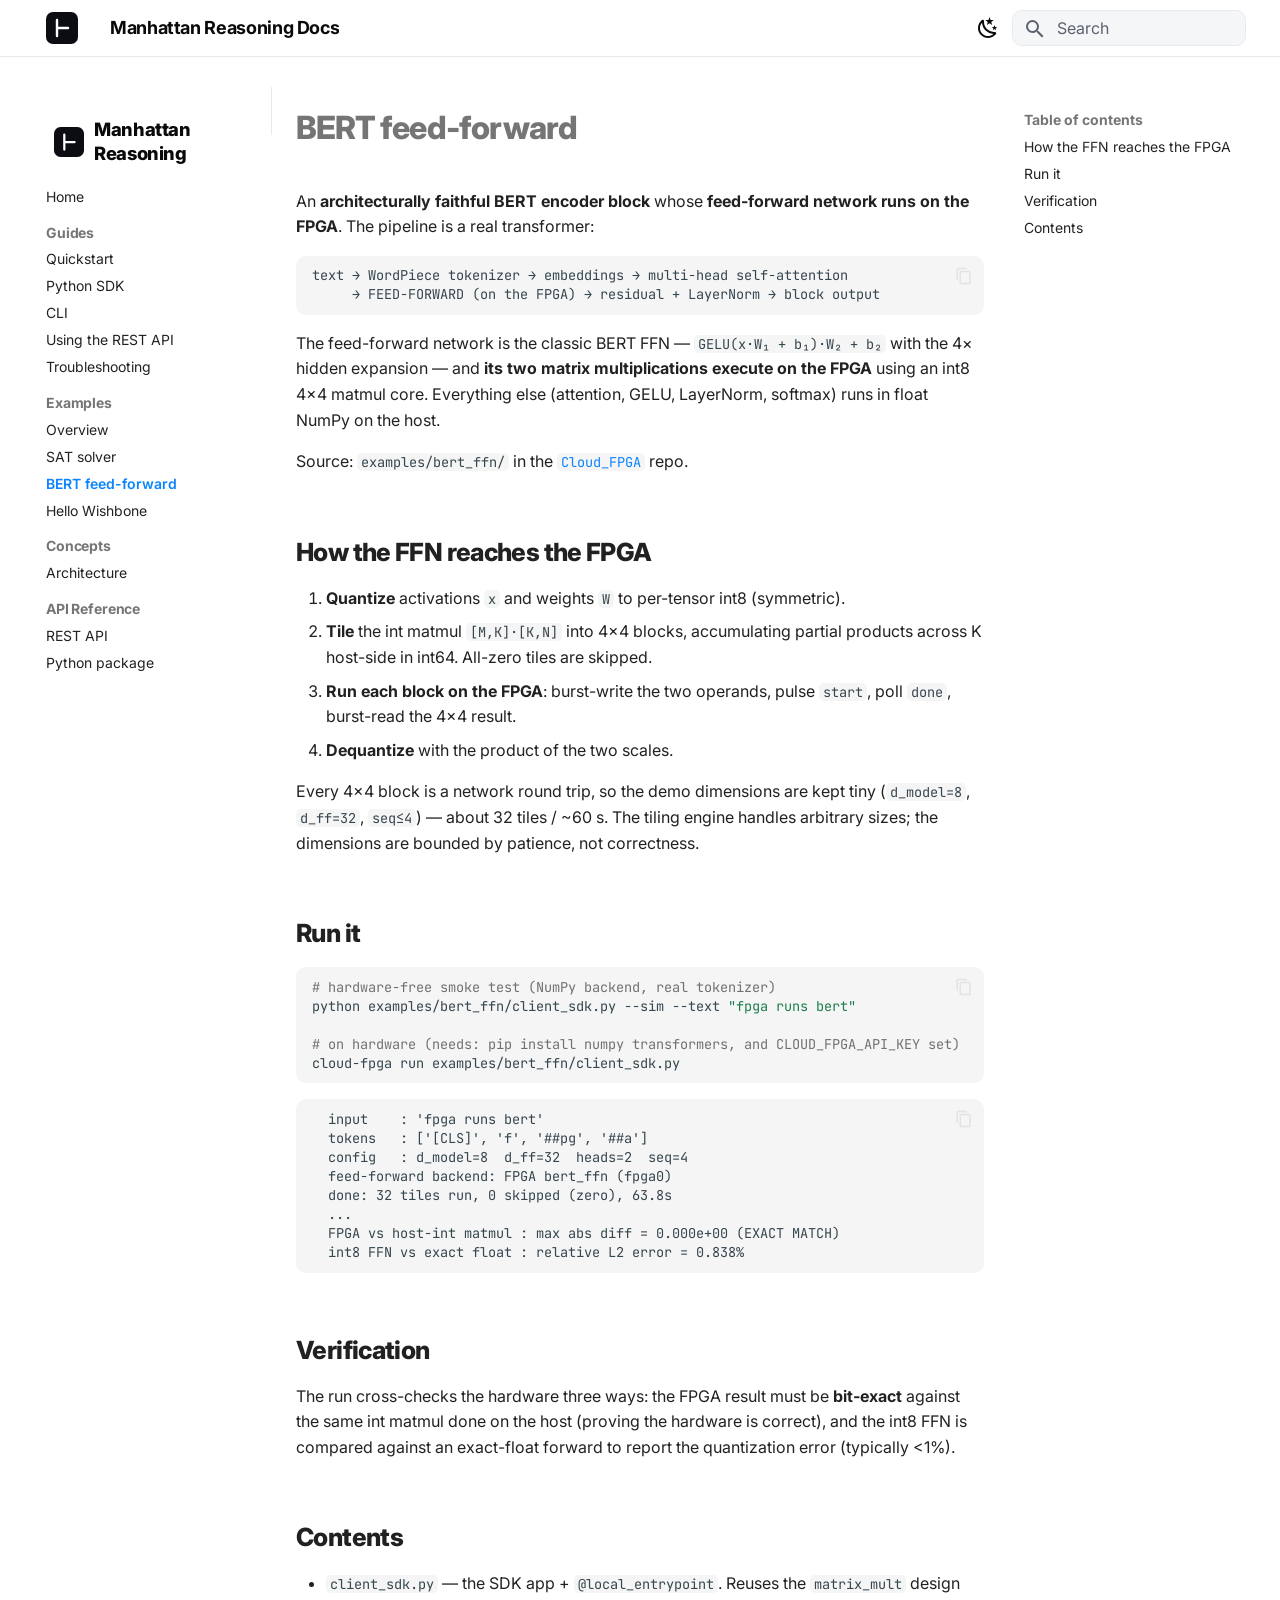
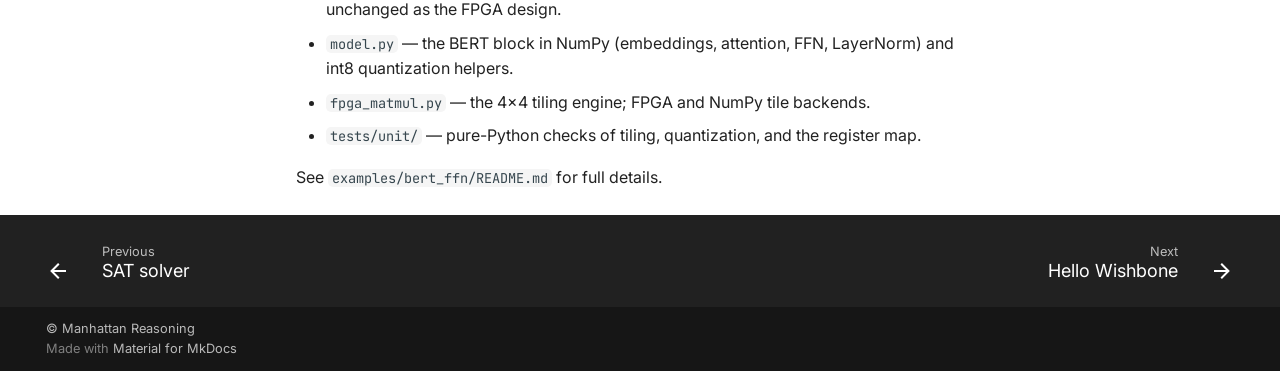
<file: examples/bert-ffn/index.html>
<!doctype html>
<html lang="en" class="no-js">
  <head>
    
      <meta charset="utf-8">
      <meta name="viewport" content="width=device-width,initial-scale=1">
      
        <meta name="description" content="Cloud FPGA infrastructure for hardware-reasoning agents — guides, concepts, and API reference for the Cloud FPGA Orchestrator.">
      
      
      
        <link rel="canonical" href="https://docs.manhattanreasoning.com/examples/bert-ffn/">
      
      
        <link rel="prev" href="../sat-solver/">
      
      
        <link rel="next" href="../hello-wishbone/">
      
      
      <link rel="icon" href="../../assets/turnstile.svg">
      <meta name="generator" content="mkdocs-1.6.1, mkdocs-material-9.5.39">
    
    
      
        <title>BERT feed-forward - Manhattan Reasoning Docs</title>
      
    
    
      <link rel="stylesheet" href="../../assets/stylesheets/main.8c3ca2c6.min.css">
      
        
        <link rel="stylesheet" href="../../assets/stylesheets/palette.06af60db.min.css">
      
      


    
    
      
    
    
      
        
        
        <link rel="preconnect" href="https://fonts.gstatic.com" crossorigin>
        <link rel="stylesheet" href="https://fonts.googleapis.com/css?family=Inter:300,300i,400,400i,700,700i%7CJetBrains+Mono:400,400i,700,700i&display=fallback">
        <style>:root{--md-text-font:"Inter";--md-code-font:"JetBrains Mono"}</style>
      
    
    
      <link rel="stylesheet" href="../../assets/_mkdocstrings.css">
    
      <link rel="stylesheet" href="../../stylesheets/extra.css">
    
    <script>__md_scope=new URL("../..",location),__md_hash=e=>[...e].reduce(((e,_)=>(e<<5)-e+_.charCodeAt(0)),0),__md_get=(e,_=localStorage,t=__md_scope)=>JSON.parse(_.getItem(t.pathname+"."+e)),__md_set=(e,_,t=localStorage,a=__md_scope)=>{try{t.setItem(a.pathname+"."+e,JSON.stringify(_))}catch(e){}}</script>
    
      

    
    
    
  </head>
  
  
    
    
      
    
    
    
    
    <body dir="ltr" data-md-color-scheme="default" data-md-color-primary="custom" data-md-color-accent="custom">
  
    
    <input class="md-toggle" data-md-toggle="drawer" type="checkbox" id="__drawer" autocomplete="off">
    <input class="md-toggle" data-md-toggle="search" type="checkbox" id="__search" autocomplete="off">
    <label class="md-overlay" for="__drawer"></label>
    <div data-md-component="skip">
      
        
        <a href="#bert-feed-forward" class="md-skip">
          Skip to content
        </a>
      
    </div>
    <div data-md-component="announce">
      
    </div>
    
    
      

  

<header class="md-header md-header--shadow" data-md-component="header">
  <nav class="md-header__inner md-grid" aria-label="Header">
    <a href="https://manhattanreasoning.com" title="Manhattan Reasoning Docs" class="md-header__button md-logo" aria-label="Manhattan Reasoning Docs" data-md-component="logo">
      
  <img src="../../assets/turnstile.svg" alt="logo">

    </a>
    <label class="md-header__button md-icon" for="__drawer">
      
      <svg xmlns="http://www.w3.org/2000/svg" viewBox="0 0 24 24"><path d="M3 6h18v2H3zm0 5h18v2H3zm0 5h18v2H3z"/></svg>
    </label>
    <div class="md-header__title" data-md-component="header-title">
      <div class="md-header__ellipsis">
        <div class="md-header__topic">
          <span class="md-ellipsis">
            Manhattan Reasoning Docs
          </span>
        </div>
        <div class="md-header__topic" data-md-component="header-topic">
          <span class="md-ellipsis">
            
              BERT feed-forward
            
          </span>
        </div>
      </div>
    </div>
    
      
        <form class="md-header__option" data-md-component="palette">
  
    
    
    
    <input class="md-option" data-md-color-media="(prefers-color-scheme: light)" data-md-color-scheme="default" data-md-color-primary="custom" data-md-color-accent="custom"  aria-label="Switch to dark mode"  type="radio" name="__palette" id="__palette_0">
    
      <label class="md-header__button md-icon" title="Switch to dark mode" for="__palette_1" hidden>
        <svg xmlns="http://www.w3.org/2000/svg" viewBox="0 0 24 24"><path d="m17.75 4.09-2.53 1.94.91 3.06-2.63-1.81-2.63 1.81.91-3.06-2.53-1.94L12.44 4l1.06-3 1.06 3zm3.5 6.91-1.64 1.25.59 1.98-1.7-1.17-1.7 1.17.59-1.98L15.75 11l2.06-.05L18.5 9l.69 1.95zm-2.28 4.95c.83-.08 1.72 1.1 1.19 1.85-.32.45-.66.87-1.08 1.27C15.17 23 8.84 23 4.94 19.07c-3.91-3.9-3.91-10.24 0-14.14.4-.4.82-.76 1.27-1.08.75-.53 1.93.36 1.85 1.19-.27 2.86.69 5.83 2.89 8.02a9.96 9.96 0 0 0 8.02 2.89m-1.64 2.02a12.08 12.08 0 0 1-7.8-3.47c-2.17-2.19-3.33-5-3.49-7.82-2.81 3.14-2.7 7.96.31 10.98 3.02 3.01 7.84 3.12 10.98.31"/></svg>
      </label>
    
  
    
    
    
    <input class="md-option" data-md-color-media="(prefers-color-scheme: dark)" data-md-color-scheme="slate" data-md-color-primary="custom" data-md-color-accent="custom"  aria-label="Switch to light mode"  type="radio" name="__palette" id="__palette_1">
    
      <label class="md-header__button md-icon" title="Switch to light mode" for="__palette_0" hidden>
        <svg xmlns="http://www.w3.org/2000/svg" viewBox="0 0 24 24"><path d="M12 7a5 5 0 0 1 5 5 5 5 0 0 1-5 5 5 5 0 0 1-5-5 5 5 0 0 1 5-5m0 2a3 3 0 0 0-3 3 3 3 0 0 0 3 3 3 3 0 0 0 3-3 3 3 0 0 0-3-3m0-7 2.39 3.42C13.65 5.15 12.84 5 12 5s-1.65.15-2.39.42zM3.34 7l4.16-.35A7.2 7.2 0 0 0 5.94 8.5c-.44.74-.69 1.5-.83 2.29zm.02 10 1.76-3.77a7.131 7.131 0 0 0 2.38 4.14zM20.65 7l-1.77 3.79a7.02 7.02 0 0 0-2.38-4.15zm-.01 10-4.14.36c.59-.51 1.12-1.14 1.54-1.86.42-.73.69-1.5.83-2.29zM12 22l-2.41-3.44c.74.27 1.55.44 2.41.44.82 0 1.63-.17 2.37-.44z"/></svg>
      </label>
    
  
</form>
      
    
    
      <script>var palette=__md_get("__palette");if(palette&&palette.color){if("(prefers-color-scheme)"===palette.color.media){var media=matchMedia("(prefers-color-scheme: light)"),input=document.querySelector(media.matches?"[data-md-color-media='(prefers-color-scheme: light)']":"[data-md-color-media='(prefers-color-scheme: dark)']");palette.color.media=input.getAttribute("data-md-color-media"),palette.color.scheme=input.getAttribute("data-md-color-scheme"),palette.color.primary=input.getAttribute("data-md-color-primary"),palette.color.accent=input.getAttribute("data-md-color-accent")}for(var[key,value]of Object.entries(palette.color))document.body.setAttribute("data-md-color-"+key,value)}</script>
    
    
    
      <label class="md-header__button md-icon" for="__search">
        
        <svg xmlns="http://www.w3.org/2000/svg" viewBox="0 0 24 24"><path d="M9.5 3A6.5 6.5 0 0 1 16 9.5c0 1.61-.59 3.09-1.56 4.23l.27.27h.79l5 5-1.5 1.5-5-5v-.79l-.27-.27A6.52 6.52 0 0 1 9.5 16 6.5 6.5 0 0 1 3 9.5 6.5 6.5 0 0 1 9.5 3m0 2C7 5 5 7 5 9.5S7 14 9.5 14 14 12 14 9.5 12 5 9.5 5"/></svg>
      </label>
      <div class="md-search" data-md-component="search" role="dialog">
  <label class="md-search__overlay" for="__search"></label>
  <div class="md-search__inner" role="search">
    <form class="md-search__form" name="search">
      <input type="text" class="md-search__input" name="query" aria-label="Search" placeholder="Search" autocapitalize="off" autocorrect="off" autocomplete="off" spellcheck="false" data-md-component="search-query" required>
      <label class="md-search__icon md-icon" for="__search">
        
        <svg xmlns="http://www.w3.org/2000/svg" viewBox="0 0 24 24"><path d="M9.5 3A6.5 6.5 0 0 1 16 9.5c0 1.61-.59 3.09-1.56 4.23l.27.27h.79l5 5-1.5 1.5-5-5v-.79l-.27-.27A6.52 6.52 0 0 1 9.5 16 6.5 6.5 0 0 1 3 9.5 6.5 6.5 0 0 1 9.5 3m0 2C7 5 5 7 5 9.5S7 14 9.5 14 14 12 14 9.5 12 5 9.5 5"/></svg>
        
        <svg xmlns="http://www.w3.org/2000/svg" viewBox="0 0 24 24"><path d="M20 11v2H8l5.5 5.5-1.42 1.42L4.16 12l7.92-7.92L13.5 5.5 8 11z"/></svg>
      </label>
      <nav class="md-search__options" aria-label="Search">
        
        <button type="reset" class="md-search__icon md-icon" title="Clear" aria-label="Clear" tabindex="-1">
          
          <svg xmlns="http://www.w3.org/2000/svg" viewBox="0 0 24 24"><path d="M19 6.41 17.59 5 12 10.59 6.41 5 5 6.41 10.59 12 5 17.59 6.41 19 12 13.41 17.59 19 19 17.59 13.41 12z"/></svg>
        </button>
      </nav>
      
        <div class="md-search__suggest" data-md-component="search-suggest"></div>
      
    </form>
    <div class="md-search__output">
      <div class="md-search__scrollwrap" tabindex="0" data-md-scrollfix>
        <div class="md-search-result" data-md-component="search-result">
          <div class="md-search-result__meta">
            Initializing search
          </div>
          <ol class="md-search-result__list" role="presentation"></ol>
        </div>
      </div>
    </div>
  </div>
</div>
    
    
  </nav>
  
</header>
    
    <div class="md-container" data-md-component="container">
      
      
        
          
        
      
      <main class="md-main" data-md-component="main">
        <div class="md-main__inner md-grid">
          
            
              
              <div class="md-sidebar md-sidebar--primary" data-md-component="sidebar" data-md-type="navigation" >
                <div class="md-sidebar__scrollwrap">
                  <div class="md-sidebar__inner">
                    



<nav class="md-nav md-nav--primary" aria-label="Navigation" data-md-level="0">
  <label class="md-nav__title" for="__drawer">
    <a href="https://manhattanreasoning.com" title="Manhattan Reasoning Docs" class="md-nav__button md-logo" aria-label="Manhattan Reasoning Docs" data-md-component="logo">
      
  <img src="../../assets/turnstile.svg" alt="logo">

    </a>
    Manhattan Reasoning Docs
  </label>
  
  <ul class="md-nav__list" data-md-scrollfix>
    
      
      
  
  
  
  
    <li class="md-nav__item">
      <a href="../.." class="md-nav__link">
        
  
  <span class="md-ellipsis">
    Home
  </span>
  

      </a>
    </li>
  

    
      
      
  
  
  
  
    
    
    
      
        
        
      
    
    
    <li class="md-nav__item md-nav__item--section md-nav__item--nested">
      
        
        
        <input class="md-nav__toggle md-toggle " type="checkbox" id="__nav_2" >
        
          
          <label class="md-nav__link" for="__nav_2" id="__nav_2_label" tabindex="">
            
  
  <span class="md-ellipsis">
    Guides
  </span>
  

            <span class="md-nav__icon md-icon"></span>
          </label>
        
        <nav class="md-nav" data-md-level="1" aria-labelledby="__nav_2_label" aria-expanded="false">
          <label class="md-nav__title" for="__nav_2">
            <span class="md-nav__icon md-icon"></span>
            Guides
          </label>
          <ul class="md-nav__list" data-md-scrollfix>
            
              
                
  
  
  
  
    <li class="md-nav__item">
      <a href="../../guides/quickstart/" class="md-nav__link">
        
  
  <span class="md-ellipsis">
    Quickstart
  </span>
  

      </a>
    </li>
  

              
            
              
                
  
  
  
  
    <li class="md-nav__item">
      <a href="../../guides/sdk/" class="md-nav__link">
        
  
  <span class="md-ellipsis">
    Python SDK
  </span>
  

      </a>
    </li>
  

              
            
              
                
  
  
  
  
    <li class="md-nav__item">
      <a href="../../guides/cli/" class="md-nav__link">
        
  
  <span class="md-ellipsis">
    CLI
  </span>
  

      </a>
    </li>
  

              
            
              
                
  
  
  
  
    <li class="md-nav__item">
      <a href="../../guides/rest/" class="md-nav__link">
        
  
  <span class="md-ellipsis">
    Using the REST API
  </span>
  

      </a>
    </li>
  

              
            
              
                
  
  
  
  
    <li class="md-nav__item">
      <a href="../../guides/troubleshooting/" class="md-nav__link">
        
  
  <span class="md-ellipsis">
    Troubleshooting
  </span>
  

      </a>
    </li>
  

              
            
          </ul>
        </nav>
      
    </li>
  

    
      
      
  
  
    
  
  
  
    
    
    
      
        
        
      
    
    
    <li class="md-nav__item md-nav__item--active md-nav__item--section md-nav__item--nested">
      
        
        
        <input class="md-nav__toggle md-toggle " type="checkbox" id="__nav_3" checked>
        
          
          <label class="md-nav__link" for="__nav_3" id="__nav_3_label" tabindex="">
            
  
  <span class="md-ellipsis">
    Examples
  </span>
  

            <span class="md-nav__icon md-icon"></span>
          </label>
        
        <nav class="md-nav" data-md-level="1" aria-labelledby="__nav_3_label" aria-expanded="true">
          <label class="md-nav__title" for="__nav_3">
            <span class="md-nav__icon md-icon"></span>
            Examples
          </label>
          <ul class="md-nav__list" data-md-scrollfix>
            
              
                
  
  
  
  
    <li class="md-nav__item">
      <a href="../" class="md-nav__link">
        
  
  <span class="md-ellipsis">
    Overview
  </span>
  

      </a>
    </li>
  

              
            
              
                
  
  
  
  
    <li class="md-nav__item">
      <a href="../sat-solver/" class="md-nav__link">
        
  
  <span class="md-ellipsis">
    SAT solver
  </span>
  

      </a>
    </li>
  

              
            
              
                
  
  
    
  
  
  
    <li class="md-nav__item md-nav__item--active">
      
      <input class="md-nav__toggle md-toggle" type="checkbox" id="__toc">
      
      
        
      
      
        <label class="md-nav__link md-nav__link--active" for="__toc">
          
  
  <span class="md-ellipsis">
    BERT feed-forward
  </span>
  

          <span class="md-nav__icon md-icon"></span>
        </label>
      
      <a href="./" class="md-nav__link md-nav__link--active">
        
  
  <span class="md-ellipsis">
    BERT feed-forward
  </span>
  

      </a>
      
        

<nav class="md-nav md-nav--secondary" aria-label="Table of contents">
  
  
  
    
  
  
    <label class="md-nav__title" for="__toc">
      <span class="md-nav__icon md-icon"></span>
      Table of contents
    </label>
    <ul class="md-nav__list" data-md-component="toc" data-md-scrollfix>
      
        <li class="md-nav__item">
  <a href="#how-the-ffn-reaches-the-fpga" class="md-nav__link">
    <span class="md-ellipsis">
      How the FFN reaches the FPGA
    </span>
  </a>
  
</li>
      
        <li class="md-nav__item">
  <a href="#run-it" class="md-nav__link">
    <span class="md-ellipsis">
      Run it
    </span>
  </a>
  
</li>
      
        <li class="md-nav__item">
  <a href="#verification" class="md-nav__link">
    <span class="md-ellipsis">
      Verification
    </span>
  </a>
  
</li>
      
        <li class="md-nav__item">
  <a href="#contents" class="md-nav__link">
    <span class="md-ellipsis">
      Contents
    </span>
  </a>
  
</li>
      
    </ul>
  
</nav>
      
    </li>
  

              
            
              
                
  
  
  
  
    <li class="md-nav__item">
      <a href="../hello-wishbone/" class="md-nav__link">
        
  
  <span class="md-ellipsis">
    Hello Wishbone
  </span>
  

      </a>
    </li>
  

              
            
          </ul>
        </nav>
      
    </li>
  

    
      
      
  
  
  
  
    
    
    
      
        
        
      
    
    
    <li class="md-nav__item md-nav__item--section md-nav__item--nested">
      
        
        
        <input class="md-nav__toggle md-toggle " type="checkbox" id="__nav_4" >
        
          
          <label class="md-nav__link" for="__nav_4" id="__nav_4_label" tabindex="">
            
  
  <span class="md-ellipsis">
    Concepts
  </span>
  

            <span class="md-nav__icon md-icon"></span>
          </label>
        
        <nav class="md-nav" data-md-level="1" aria-labelledby="__nav_4_label" aria-expanded="false">
          <label class="md-nav__title" for="__nav_4">
            <span class="md-nav__icon md-icon"></span>
            Concepts
          </label>
          <ul class="md-nav__list" data-md-scrollfix>
            
              
                
  
  
  
  
    <li class="md-nav__item">
      <a href="../../concepts/architecture/" class="md-nav__link">
        
  
  <span class="md-ellipsis">
    Architecture
  </span>
  

      </a>
    </li>
  

              
            
          </ul>
        </nav>
      
    </li>
  

    
      
      
  
  
  
  
    
    
    
      
        
        
      
    
    
    <li class="md-nav__item md-nav__item--section md-nav__item--nested">
      
        
        
        <input class="md-nav__toggle md-toggle " type="checkbox" id="__nav_5" >
        
          
          <label class="md-nav__link" for="__nav_5" id="__nav_5_label" tabindex="">
            
  
  <span class="md-ellipsis">
    API Reference
  </span>
  

            <span class="md-nav__icon md-icon"></span>
          </label>
        
        <nav class="md-nav" data-md-level="1" aria-labelledby="__nav_5_label" aria-expanded="false">
          <label class="md-nav__title" for="__nav_5">
            <span class="md-nav__icon md-icon"></span>
            API Reference
          </label>
          <ul class="md-nav__list" data-md-scrollfix>
            
              
                
  
  
  
  
    <li class="md-nav__item">
      <a href="../../api/rest/" class="md-nav__link">
        
  
  <span class="md-ellipsis">
    REST API
  </span>
  

      </a>
    </li>
  

              
            
              
                
  
  
  
  
    <li class="md-nav__item">
      <a href="../../reference/orchestrator/" class="md-nav__link">
        
  
  <span class="md-ellipsis">
    Python package
  </span>
  

      </a>
    </li>
  

              
            
          </ul>
        </nav>
      
    </li>
  

    
  </ul>
</nav>
                  </div>
                </div>
              </div>
            
            
              
              <div class="md-sidebar md-sidebar--secondary" data-md-component="sidebar" data-md-type="toc" >
                <div class="md-sidebar__scrollwrap">
                  <div class="md-sidebar__inner">
                    

<nav class="md-nav md-nav--secondary" aria-label="Table of contents">
  
  
  
    
  
  
    <label class="md-nav__title" for="__toc">
      <span class="md-nav__icon md-icon"></span>
      Table of contents
    </label>
    <ul class="md-nav__list" data-md-component="toc" data-md-scrollfix>
      
        <li class="md-nav__item">
  <a href="#how-the-ffn-reaches-the-fpga" class="md-nav__link">
    <span class="md-ellipsis">
      How the FFN reaches the FPGA
    </span>
  </a>
  
</li>
      
        <li class="md-nav__item">
  <a href="#run-it" class="md-nav__link">
    <span class="md-ellipsis">
      Run it
    </span>
  </a>
  
</li>
      
        <li class="md-nav__item">
  <a href="#verification" class="md-nav__link">
    <span class="md-ellipsis">
      Verification
    </span>
  </a>
  
</li>
      
        <li class="md-nav__item">
  <a href="#contents" class="md-nav__link">
    <span class="md-ellipsis">
      Contents
    </span>
  </a>
  
</li>
      
    </ul>
  
</nav>
                  </div>
                </div>
              </div>
            
          
          
            <div class="md-content" data-md-component="content">
              <article class="md-content__inner md-typeset">
                
                  


<h1 id="bert-feed-forward">BERT feed-forward<a class="headerlink" href="#bert-feed-forward" title="Permanent link">&para;</a></h1>
<p>An <strong>architecturally faithful BERT encoder block</strong> whose <strong>feed-forward network
runs on the FPGA</strong>. The pipeline is a real transformer:</p>
<div class="highlight"><pre><span></span><code><a id="__codelineno-0-1" name="__codelineno-0-1" href="#__codelineno-0-1"></a>text → WordPiece tokenizer → embeddings → multi-head self-attention
<a id="__codelineno-0-2" name="__codelineno-0-2" href="#__codelineno-0-2"></a>     → FEED-FORWARD (on the FPGA) → residual + LayerNorm → block output
</code></pre></div>
<p>The feed-forward network is the classic BERT FFN — <code>GELU(x·W₁ + b₁)·W₂ + b₂</code> with
the 4× hidden expansion — and <strong>its two matrix multiplications execute on the
FPGA</strong> using an int8 4×4 matmul core. Everything else (attention, GELU,
LayerNorm, softmax) runs in float NumPy on the host.</p>
<p>Source: <code>examples/bert_ffn/</code> in the
<a href="https://github.com/Barnard-PL-Labs/Cloud_FPGA"><code>Cloud_FPGA</code></a> repo.</p>
<h2 id="how-the-ffn-reaches-the-fpga">How the FFN reaches the FPGA<a class="headerlink" href="#how-the-ffn-reaches-the-fpga" title="Permanent link">&para;</a></h2>
<ol>
<li><strong>Quantize</strong> activations <code>x</code> and weights <code>W</code> to per-tensor int8 (symmetric).</li>
<li><strong>Tile</strong> the int matmul <code>[M,K]·[K,N]</code> into 4×4 blocks, accumulating partial
   products across K host-side in int64. All-zero tiles are skipped.</li>
<li><strong>Run each block on the FPGA</strong>: burst-write the two operands, pulse <code>start</code>,
   poll <code>done</code>, burst-read the 4×4 result.</li>
<li><strong>Dequantize</strong> with the product of the two scales.</li>
</ol>
<p>Every 4×4 block is a network round trip, so the demo dimensions are kept tiny
(<code>d_model=8</code>, <code>d_ff=32</code>, <code>seq≤4</code>) — about 32 tiles / ~60 s. The tiling engine
handles arbitrary sizes; the dimensions are bounded by patience, not correctness.</p>
<h2 id="run-it">Run it<a class="headerlink" href="#run-it" title="Permanent link">&para;</a></h2>
<div class="highlight"><pre><span></span><code><a id="__codelineno-1-1" name="__codelineno-1-1" href="#__codelineno-1-1"></a><span class="c1"># hardware-free smoke test (NumPy backend, real tokenizer)</span>
<a id="__codelineno-1-2" name="__codelineno-1-2" href="#__codelineno-1-2"></a>python<span class="w"> </span>examples/bert_ffn/client_sdk.py<span class="w"> </span>--sim<span class="w"> </span>--text<span class="w"> </span><span class="s2">&quot;fpga runs bert&quot;</span>
<a id="__codelineno-1-3" name="__codelineno-1-3" href="#__codelineno-1-3"></a>
<a id="__codelineno-1-4" name="__codelineno-1-4" href="#__codelineno-1-4"></a><span class="c1"># on hardware (needs: pip install numpy transformers, and CLOUD_FPGA_API_KEY set)</span>
<a id="__codelineno-1-5" name="__codelineno-1-5" href="#__codelineno-1-5"></a>cloud-fpga<span class="w"> </span>run<span class="w"> </span>examples/bert_ffn/client_sdk.py
</code></pre></div>
<div class="highlight"><pre><span></span><code><a id="__codelineno-2-1" name="__codelineno-2-1" href="#__codelineno-2-1"></a>  input    : &#39;fpga runs bert&#39;
<a id="__codelineno-2-2" name="__codelineno-2-2" href="#__codelineno-2-2"></a>  tokens   : [&#39;[CLS]&#39;, &#39;f&#39;, &#39;##pg&#39;, &#39;##a&#39;]
<a id="__codelineno-2-3" name="__codelineno-2-3" href="#__codelineno-2-3"></a>  config   : d_model=8  d_ff=32  heads=2  seq=4
<a id="__codelineno-2-4" name="__codelineno-2-4" href="#__codelineno-2-4"></a>  feed-forward backend: FPGA bert_ffn (fpga0)
<a id="__codelineno-2-5" name="__codelineno-2-5" href="#__codelineno-2-5"></a>  done: 32 tiles run, 0 skipped (zero), 63.8s
<a id="__codelineno-2-6" name="__codelineno-2-6" href="#__codelineno-2-6"></a>  ...
<a id="__codelineno-2-7" name="__codelineno-2-7" href="#__codelineno-2-7"></a>  FPGA vs host-int matmul : max abs diff = 0.000e+00 (EXACT MATCH)
<a id="__codelineno-2-8" name="__codelineno-2-8" href="#__codelineno-2-8"></a>  int8 FFN vs exact float : relative L2 error = 0.838%
</code></pre></div>
<h2 id="verification">Verification<a class="headerlink" href="#verification" title="Permanent link">&para;</a></h2>
<p>The run cross-checks the hardware three ways: the FPGA result must be
<strong>bit-exact</strong> against the same int matmul done on the host (proving the hardware
is correct), and the int8 FFN is compared against an exact-float forward to report
the quantization error (typically &lt;1%).</p>
<h2 id="contents">Contents<a class="headerlink" href="#contents" title="Permanent link">&para;</a></h2>
<ul>
<li><code>client_sdk.py</code> — the SDK app + <code>@local_entrypoint</code>. Reuses the <code>matrix_mult</code>
  design unchanged as the FPGA design.</li>
<li><code>model.py</code> — the BERT block in NumPy (embeddings, attention, FFN, LayerNorm)
  and int8 quantization helpers.</li>
<li><code>fpga_matmul.py</code> — the 4×4 tiling engine; FPGA and NumPy tile backends.</li>
<li><code>tests/unit/</code> — pure-Python checks of tiling, quantization, and the register map.</li>
</ul>
<p>See <code>examples/bert_ffn/README.md</code> for full details.</p>












                
              </article>
            </div>
          
          
<script>var target=document.getElementById(location.hash.slice(1));target&&target.name&&(target.checked=target.name.startsWith("__tabbed_"))</script>
        </div>
        
          <button type="button" class="md-top md-icon" data-md-component="top" hidden>
  
  <svg xmlns="http://www.w3.org/2000/svg" viewBox="0 0 24 24"><path d="M13 20h-2V8l-5.5 5.5-1.42-1.42L12 4.16l7.92 7.92-1.42 1.42L13 8z"/></svg>
  Back to top
</button>
        
      </main>
      
        <footer class="md-footer">
  
    
      
      <nav class="md-footer__inner md-grid" aria-label="Footer" >
        
          
          <a href="../sat-solver/" class="md-footer__link md-footer__link--prev" aria-label="Previous: SAT solver">
            <div class="md-footer__button md-icon">
              
              <svg xmlns="http://www.w3.org/2000/svg" viewBox="0 0 24 24"><path d="M20 11v2H8l5.5 5.5-1.42 1.42L4.16 12l7.92-7.92L13.5 5.5 8 11z"/></svg>
            </div>
            <div class="md-footer__title">
              <span class="md-footer__direction">
                Previous
              </span>
              <div class="md-ellipsis">
                SAT solver
              </div>
            </div>
          </a>
        
        
          
          <a href="../hello-wishbone/" class="md-footer__link md-footer__link--next" aria-label="Next: Hello Wishbone">
            <div class="md-footer__title">
              <span class="md-footer__direction">
                Next
              </span>
              <div class="md-ellipsis">
                Hello Wishbone
              </div>
            </div>
            <div class="md-footer__button md-icon">
              
              <svg xmlns="http://www.w3.org/2000/svg" viewBox="0 0 24 24"><path d="M4 11v2h12l-5.5 5.5 1.42 1.42L19.84 12l-7.92-7.92L10.5 5.5 16 11z"/></svg>
            </div>
          </a>
        
      </nav>
    
  
  <div class="md-footer-meta md-typeset">
    <div class="md-footer-meta__inner md-grid">
      <div class="md-copyright">
  
    <div class="md-copyright__highlight">
      © Manhattan Reasoning
    </div>
  
  
    Made with
    <a href="https://squidfunk.github.io/mkdocs-material/" target="_blank" rel="noopener">
      Material for MkDocs
    </a>
  
</div>
      
    </div>
  </div>
</footer>
      
    </div>
    <div class="md-dialog" data-md-component="dialog">
      <div class="md-dialog__inner md-typeset"></div>
    </div>
    
    
    <script id="__config" type="application/json">{"base": "../..", "features": ["navigation.instant", "navigation.tracking", "navigation.sections", "navigation.top", "navigation.footer", "toc.follow", "search.suggest", "search.highlight", "content.code.copy", "content.code.annotate"], "search": "../../assets/javascripts/workers/search.6ce7567c.min.js", "translations": {"clipboard.copied": "Copied to clipboard", "clipboard.copy": "Copy to clipboard", "search.result.more.one": "1 more on this page", "search.result.more.other": "# more on this page", "search.result.none": "No matching documents", "search.result.one": "1 matching document", "search.result.other": "# matching documents", "search.result.placeholder": "Type to start searching", "search.result.term.missing": "Missing", "select.version": "Select version"}}</script>
    
    
      <script src="../../assets/javascripts/bundle.525ec568.min.js"></script>
      
    
  </body>
</html>
</file>
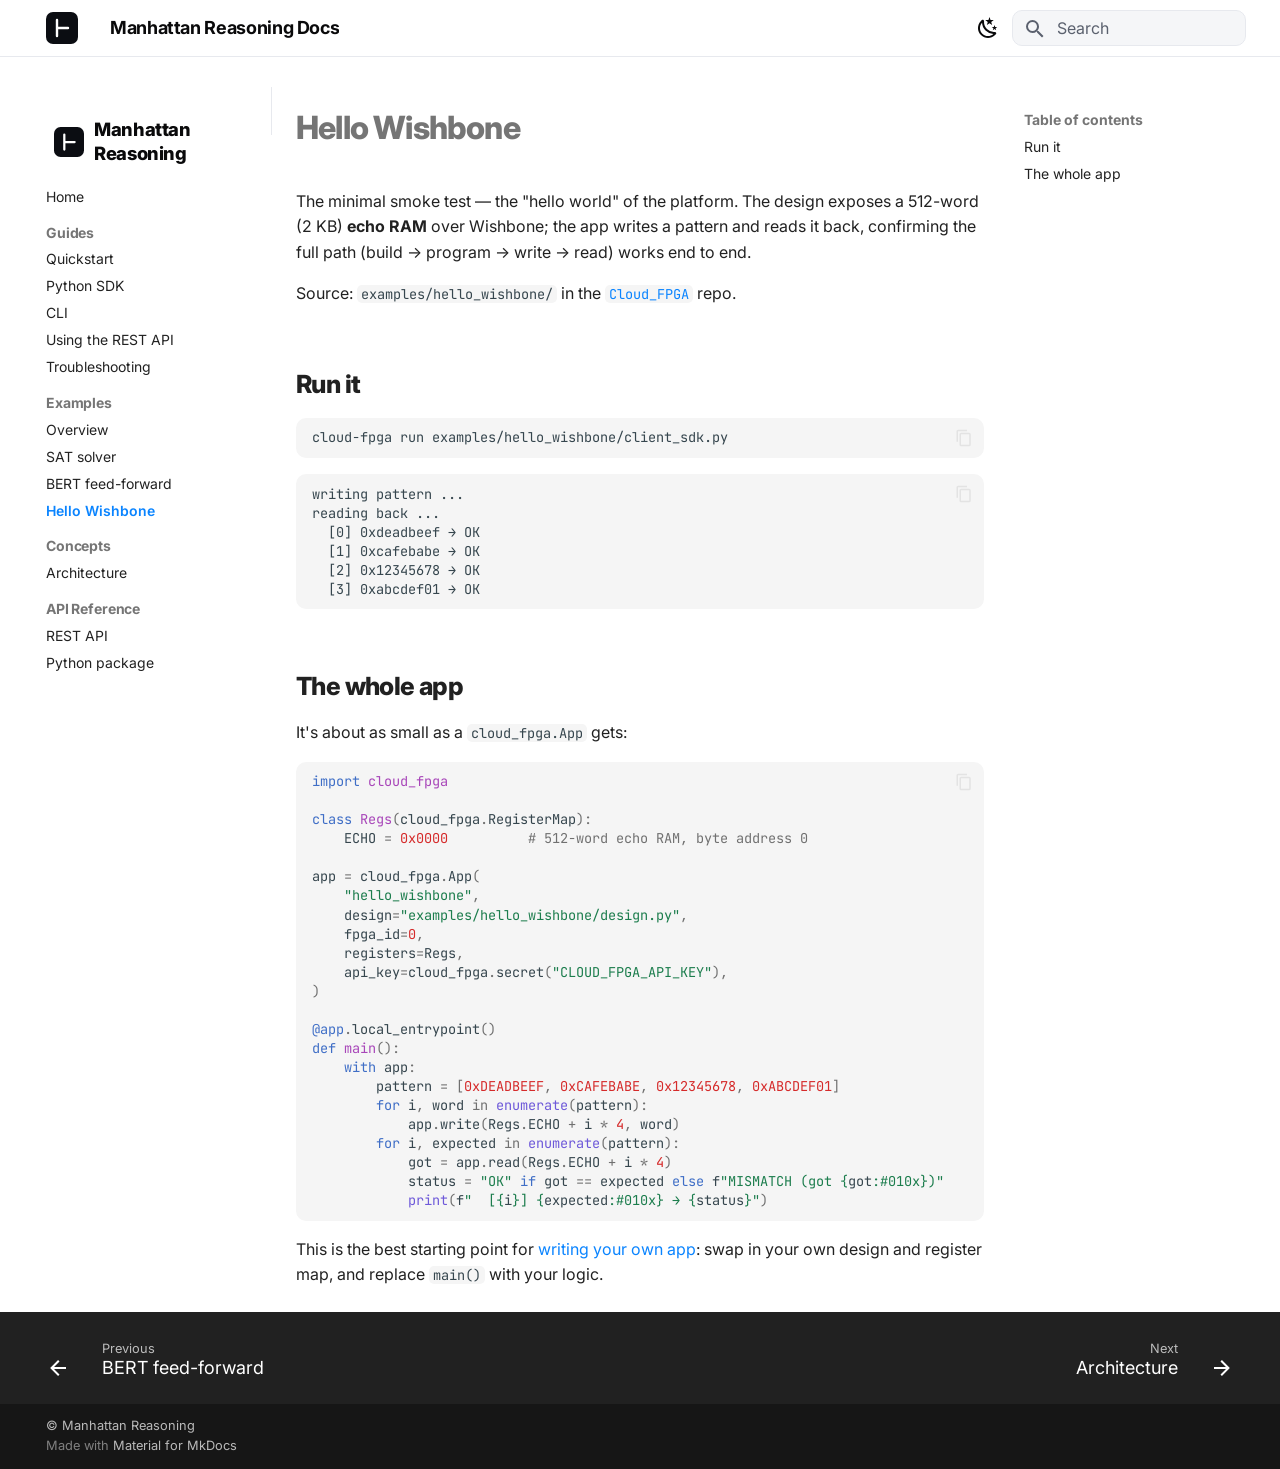
<file: examples/hello-wishbone/index.html>
<!doctype html>
<html lang="en" class="no-js">
  <head>
    
      <meta charset="utf-8">
      <meta name="viewport" content="width=device-width,initial-scale=1">
      
        <meta name="description" content="Cloud FPGA infrastructure for hardware-reasoning agents — guides, concepts, and API reference for the Cloud FPGA Orchestrator.">
      
      
      
        <link rel="canonical" href="https://docs.manhattanreasoning.com/examples/hello-wishbone/">
      
      
        <link rel="prev" href="../bert-ffn/">
      
      
        <link rel="next" href="../../concepts/architecture/">
      
      
      <link rel="icon" href="../../assets/turnstile.svg">
      <meta name="generator" content="mkdocs-1.6.1, mkdocs-material-9.5.39">
    
    
      
        <title>Hello Wishbone - Manhattan Reasoning Docs</title>
      
    
    
      <link rel="stylesheet" href="../../assets/stylesheets/main.8c3ca2c6.min.css">
      
        
        <link rel="stylesheet" href="../../assets/stylesheets/palette.06af60db.min.css">
      
      


    
    
      
    
    
      
        
        
        <link rel="preconnect" href="https://fonts.gstatic.com" crossorigin>
        <link rel="stylesheet" href="https://fonts.googleapis.com/css?family=Inter:300,300i,400,400i,700,700i%7CJetBrains+Mono:400,400i,700,700i&display=fallback">
        <style>:root{--md-text-font:"Inter";--md-code-font:"JetBrains Mono"}</style>
      
    
    
      <link rel="stylesheet" href="../../assets/_mkdocstrings.css">
    
      <link rel="stylesheet" href="../../stylesheets/extra.css">
    
    <script>__md_scope=new URL("../..",location),__md_hash=e=>[...e].reduce(((e,_)=>(e<<5)-e+_.charCodeAt(0)),0),__md_get=(e,_=localStorage,t=__md_scope)=>JSON.parse(_.getItem(t.pathname+"."+e)),__md_set=(e,_,t=localStorage,a=__md_scope)=>{try{t.setItem(a.pathname+"."+e,JSON.stringify(_))}catch(e){}}</script>
    
      

    
    
    
  </head>
  
  
    
    
      
    
    
    
    
    <body dir="ltr" data-md-color-scheme="default" data-md-color-primary="custom" data-md-color-accent="custom">
  
    
    <input class="md-toggle" data-md-toggle="drawer" type="checkbox" id="__drawer" autocomplete="off">
    <input class="md-toggle" data-md-toggle="search" type="checkbox" id="__search" autocomplete="off">
    <label class="md-overlay" for="__drawer"></label>
    <div data-md-component="skip">
      
        
        <a href="#hello-wishbone" class="md-skip">
          Skip to content
        </a>
      
    </div>
    <div data-md-component="announce">
      
    </div>
    
    
      

  

<header class="md-header md-header--shadow" data-md-component="header">
  <nav class="md-header__inner md-grid" aria-label="Header">
    <a href="https://manhattanreasoning.com" title="Manhattan Reasoning Docs" class="md-header__button md-logo" aria-label="Manhattan Reasoning Docs" data-md-component="logo">
      
  <img src="../../assets/turnstile.svg" alt="logo">

    </a>
    <label class="md-header__button md-icon" for="__drawer">
      
      <svg xmlns="http://www.w3.org/2000/svg" viewBox="0 0 24 24"><path d="M3 6h18v2H3zm0 5h18v2H3zm0 5h18v2H3z"/></svg>
    </label>
    <div class="md-header__title" data-md-component="header-title">
      <div class="md-header__ellipsis">
        <div class="md-header__topic">
          <span class="md-ellipsis">
            Manhattan Reasoning Docs
          </span>
        </div>
        <div class="md-header__topic" data-md-component="header-topic">
          <span class="md-ellipsis">
            
              Hello Wishbone
            
          </span>
        </div>
      </div>
    </div>
    
      
        <form class="md-header__option" data-md-component="palette">
  
    
    
    
    <input class="md-option" data-md-color-media="(prefers-color-scheme: light)" data-md-color-scheme="default" data-md-color-primary="custom" data-md-color-accent="custom"  aria-label="Switch to dark mode"  type="radio" name="__palette" id="__palette_0">
    
      <label class="md-header__button md-icon" title="Switch to dark mode" for="__palette_1" hidden>
        <svg xmlns="http://www.w3.org/2000/svg" viewBox="0 0 24 24"><path d="m17.75 4.09-2.53 1.94.91 3.06-2.63-1.81-2.63 1.81.91-3.06-2.53-1.94L12.44 4l1.06-3 1.06 3zm3.5 6.91-1.64 1.25.59 1.98-1.7-1.17-1.7 1.17.59-1.98L15.75 11l2.06-.05L18.5 9l.69 1.95zm-2.28 4.95c.83-.08 1.72 1.1 1.19 1.85-.32.45-.66.87-1.08 1.27C15.17 23 8.84 23 4.94 19.07c-3.91-3.9-3.91-10.24 0-14.14.4-.4.82-.76 1.27-1.08.75-.53 1.93.36 1.85 1.19-.27 2.86.69 5.83 2.89 8.02a9.96 9.96 0 0 0 8.02 2.89m-1.64 2.02a12.08 12.08 0 0 1-7.8-3.47c-2.17-2.19-3.33-5-3.49-7.82-2.81 3.14-2.7 7.96.31 10.98 3.02 3.01 7.84 3.12 10.98.31"/></svg>
      </label>
    
  
    
    
    
    <input class="md-option" data-md-color-media="(prefers-color-scheme: dark)" data-md-color-scheme="slate" data-md-color-primary="custom" data-md-color-accent="custom"  aria-label="Switch to light mode"  type="radio" name="__palette" id="__palette_1">
    
      <label class="md-header__button md-icon" title="Switch to light mode" for="__palette_0" hidden>
        <svg xmlns="http://www.w3.org/2000/svg" viewBox="0 0 24 24"><path d="M12 7a5 5 0 0 1 5 5 5 5 0 0 1-5 5 5 5 0 0 1-5-5 5 5 0 0 1 5-5m0 2a3 3 0 0 0-3 3 3 3 0 0 0 3 3 3 3 0 0 0 3-3 3 3 0 0 0-3-3m0-7 2.39 3.42C13.65 5.15 12.84 5 12 5s-1.65.15-2.39.42zM3.34 7l4.16-.35A7.2 7.2 0 0 0 5.94 8.5c-.44.74-.69 1.5-.83 2.29zm.02 10 1.76-3.77a7.131 7.131 0 0 0 2.38 4.14zM20.65 7l-1.77 3.79a7.02 7.02 0 0 0-2.38-4.15zm-.01 10-4.14.36c.59-.51 1.12-1.14 1.54-1.86.42-.73.69-1.5.83-2.29zM12 22l-2.41-3.44c.74.27 1.55.44 2.41.44.82 0 1.63-.17 2.37-.44z"/></svg>
      </label>
    
  
</form>
      
    
    
      <script>var palette=__md_get("__palette");if(palette&&palette.color){if("(prefers-color-scheme)"===palette.color.media){var media=matchMedia("(prefers-color-scheme: light)"),input=document.querySelector(media.matches?"[data-md-color-media='(prefers-color-scheme: light)']":"[data-md-color-media='(prefers-color-scheme: dark)']");palette.color.media=input.getAttribute("data-md-color-media"),palette.color.scheme=input.getAttribute("data-md-color-scheme"),palette.color.primary=input.getAttribute("data-md-color-primary"),palette.color.accent=input.getAttribute("data-md-color-accent")}for(var[key,value]of Object.entries(palette.color))document.body.setAttribute("data-md-color-"+key,value)}</script>
    
    
    
      <label class="md-header__button md-icon" for="__search">
        
        <svg xmlns="http://www.w3.org/2000/svg" viewBox="0 0 24 24"><path d="M9.5 3A6.5 6.5 0 0 1 16 9.5c0 1.61-.59 3.09-1.56 4.23l.27.27h.79l5 5-1.5 1.5-5-5v-.79l-.27-.27A6.52 6.52 0 0 1 9.5 16 6.5 6.5 0 0 1 3 9.5 6.5 6.5 0 0 1 9.5 3m0 2C7 5 5 7 5 9.5S7 14 9.5 14 14 12 14 9.5 12 5 9.5 5"/></svg>
      </label>
      <div class="md-search" data-md-component="search" role="dialog">
  <label class="md-search__overlay" for="__search"></label>
  <div class="md-search__inner" role="search">
    <form class="md-search__form" name="search">
      <input type="text" class="md-search__input" name="query" aria-label="Search" placeholder="Search" autocapitalize="off" autocorrect="off" autocomplete="off" spellcheck="false" data-md-component="search-query" required>
      <label class="md-search__icon md-icon" for="__search">
        
        <svg xmlns="http://www.w3.org/2000/svg" viewBox="0 0 24 24"><path d="M9.5 3A6.5 6.5 0 0 1 16 9.5c0 1.61-.59 3.09-1.56 4.23l.27.27h.79l5 5-1.5 1.5-5-5v-.79l-.27-.27A6.52 6.52 0 0 1 9.5 16 6.5 6.5 0 0 1 3 9.5 6.5 6.5 0 0 1 9.5 3m0 2C7 5 5 7 5 9.5S7 14 9.5 14 14 12 14 9.5 12 5 9.5 5"/></svg>
        
        <svg xmlns="http://www.w3.org/2000/svg" viewBox="0 0 24 24"><path d="M20 11v2H8l5.5 5.5-1.42 1.42L4.16 12l7.92-7.92L13.5 5.5 8 11z"/></svg>
      </label>
      <nav class="md-search__options" aria-label="Search">
        
        <button type="reset" class="md-search__icon md-icon" title="Clear" aria-label="Clear" tabindex="-1">
          
          <svg xmlns="http://www.w3.org/2000/svg" viewBox="0 0 24 24"><path d="M19 6.41 17.59 5 12 10.59 6.41 5 5 6.41 10.59 12 5 17.59 6.41 19 12 13.41 17.59 19 19 17.59 13.41 12z"/></svg>
        </button>
      </nav>
      
        <div class="md-search__suggest" data-md-component="search-suggest"></div>
      
    </form>
    <div class="md-search__output">
      <div class="md-search__scrollwrap" tabindex="0" data-md-scrollfix>
        <div class="md-search-result" data-md-component="search-result">
          <div class="md-search-result__meta">
            Initializing search
          </div>
          <ol class="md-search-result__list" role="presentation"></ol>
        </div>
      </div>
    </div>
  </div>
</div>
    
    
  </nav>
  
</header>
    
    <div class="md-container" data-md-component="container">
      
      
        
          
        
      
      <main class="md-main" data-md-component="main">
        <div class="md-main__inner md-grid">
          
            
              
              <div class="md-sidebar md-sidebar--primary" data-md-component="sidebar" data-md-type="navigation" >
                <div class="md-sidebar__scrollwrap">
                  <div class="md-sidebar__inner">
                    



<nav class="md-nav md-nav--primary" aria-label="Navigation" data-md-level="0">
  <label class="md-nav__title" for="__drawer">
    <a href="https://manhattanreasoning.com" title="Manhattan Reasoning Docs" class="md-nav__button md-logo" aria-label="Manhattan Reasoning Docs" data-md-component="logo">
      
  <img src="../../assets/turnstile.svg" alt="logo">

    </a>
    Manhattan Reasoning Docs
  </label>
  
  <ul class="md-nav__list" data-md-scrollfix>
    
      
      
  
  
  
  
    <li class="md-nav__item">
      <a href="../.." class="md-nav__link">
        
  
  <span class="md-ellipsis">
    Home
  </span>
  

      </a>
    </li>
  

    
      
      
  
  
  
  
    
    
    
      
        
        
      
    
    
    <li class="md-nav__item md-nav__item--section md-nav__item--nested">
      
        
        
        <input class="md-nav__toggle md-toggle " type="checkbox" id="__nav_2" >
        
          
          <label class="md-nav__link" for="__nav_2" id="__nav_2_label" tabindex="">
            
  
  <span class="md-ellipsis">
    Guides
  </span>
  

            <span class="md-nav__icon md-icon"></span>
          </label>
        
        <nav class="md-nav" data-md-level="1" aria-labelledby="__nav_2_label" aria-expanded="false">
          <label class="md-nav__title" for="__nav_2">
            <span class="md-nav__icon md-icon"></span>
            Guides
          </label>
          <ul class="md-nav__list" data-md-scrollfix>
            
              
                
  
  
  
  
    <li class="md-nav__item">
      <a href="../../guides/quickstart/" class="md-nav__link">
        
  
  <span class="md-ellipsis">
    Quickstart
  </span>
  

      </a>
    </li>
  

              
            
              
                
  
  
  
  
    <li class="md-nav__item">
      <a href="../../guides/sdk/" class="md-nav__link">
        
  
  <span class="md-ellipsis">
    Python SDK
  </span>
  

      </a>
    </li>
  

              
            
              
                
  
  
  
  
    <li class="md-nav__item">
      <a href="../../guides/cli/" class="md-nav__link">
        
  
  <span class="md-ellipsis">
    CLI
  </span>
  

      </a>
    </li>
  

              
            
              
                
  
  
  
  
    <li class="md-nav__item">
      <a href="../../guides/rest/" class="md-nav__link">
        
  
  <span class="md-ellipsis">
    Using the REST API
  </span>
  

      </a>
    </li>
  

              
            
              
                
  
  
  
  
    <li class="md-nav__item">
      <a href="../../guides/troubleshooting/" class="md-nav__link">
        
  
  <span class="md-ellipsis">
    Troubleshooting
  </span>
  

      </a>
    </li>
  

              
            
          </ul>
        </nav>
      
    </li>
  

    
      
      
  
  
    
  
  
  
    
    
    
      
        
        
      
    
    
    <li class="md-nav__item md-nav__item--active md-nav__item--section md-nav__item--nested">
      
        
        
        <input class="md-nav__toggle md-toggle " type="checkbox" id="__nav_3" checked>
        
          
          <label class="md-nav__link" for="__nav_3" id="__nav_3_label" tabindex="">
            
  
  <span class="md-ellipsis">
    Examples
  </span>
  

            <span class="md-nav__icon md-icon"></span>
          </label>
        
        <nav class="md-nav" data-md-level="1" aria-labelledby="__nav_3_label" aria-expanded="true">
          <label class="md-nav__title" for="__nav_3">
            <span class="md-nav__icon md-icon"></span>
            Examples
          </label>
          <ul class="md-nav__list" data-md-scrollfix>
            
              
                
  
  
  
  
    <li class="md-nav__item">
      <a href="../" class="md-nav__link">
        
  
  <span class="md-ellipsis">
    Overview
  </span>
  

      </a>
    </li>
  

              
            
              
                
  
  
  
  
    <li class="md-nav__item">
      <a href="../sat-solver/" class="md-nav__link">
        
  
  <span class="md-ellipsis">
    SAT solver
  </span>
  

      </a>
    </li>
  

              
            
              
                
  
  
  
  
    <li class="md-nav__item">
      <a href="../bert-ffn/" class="md-nav__link">
        
  
  <span class="md-ellipsis">
    BERT feed-forward
  </span>
  

      </a>
    </li>
  

              
            
              
                
  
  
    
  
  
  
    <li class="md-nav__item md-nav__item--active">
      
      <input class="md-nav__toggle md-toggle" type="checkbox" id="__toc">
      
      
        
      
      
        <label class="md-nav__link md-nav__link--active" for="__toc">
          
  
  <span class="md-ellipsis">
    Hello Wishbone
  </span>
  

          <span class="md-nav__icon md-icon"></span>
        </label>
      
      <a href="./" class="md-nav__link md-nav__link--active">
        
  
  <span class="md-ellipsis">
    Hello Wishbone
  </span>
  

      </a>
      
        

<nav class="md-nav md-nav--secondary" aria-label="Table of contents">
  
  
  
    
  
  
    <label class="md-nav__title" for="__toc">
      <span class="md-nav__icon md-icon"></span>
      Table of contents
    </label>
    <ul class="md-nav__list" data-md-component="toc" data-md-scrollfix>
      
        <li class="md-nav__item">
  <a href="#run-it" class="md-nav__link">
    <span class="md-ellipsis">
      Run it
    </span>
  </a>
  
</li>
      
        <li class="md-nav__item">
  <a href="#the-whole-app" class="md-nav__link">
    <span class="md-ellipsis">
      The whole app
    </span>
  </a>
  
</li>
      
    </ul>
  
</nav>
      
    </li>
  

              
            
          </ul>
        </nav>
      
    </li>
  

    
      
      
  
  
  
  
    
    
    
      
        
        
      
    
    
    <li class="md-nav__item md-nav__item--section md-nav__item--nested">
      
        
        
        <input class="md-nav__toggle md-toggle " type="checkbox" id="__nav_4" >
        
          
          <label class="md-nav__link" for="__nav_4" id="__nav_4_label" tabindex="">
            
  
  <span class="md-ellipsis">
    Concepts
  </span>
  

            <span class="md-nav__icon md-icon"></span>
          </label>
        
        <nav class="md-nav" data-md-level="1" aria-labelledby="__nav_4_label" aria-expanded="false">
          <label class="md-nav__title" for="__nav_4">
            <span class="md-nav__icon md-icon"></span>
            Concepts
          </label>
          <ul class="md-nav__list" data-md-scrollfix>
            
              
                
  
  
  
  
    <li class="md-nav__item">
      <a href="../../concepts/architecture/" class="md-nav__link">
        
  
  <span class="md-ellipsis">
    Architecture
  </span>
  

      </a>
    </li>
  

              
            
          </ul>
        </nav>
      
    </li>
  

    
      
      
  
  
  
  
    
    
    
      
        
        
      
    
    
    <li class="md-nav__item md-nav__item--section md-nav__item--nested">
      
        
        
        <input class="md-nav__toggle md-toggle " type="checkbox" id="__nav_5" >
        
          
          <label class="md-nav__link" for="__nav_5" id="__nav_5_label" tabindex="">
            
  
  <span class="md-ellipsis">
    API Reference
  </span>
  

            <span class="md-nav__icon md-icon"></span>
          </label>
        
        <nav class="md-nav" data-md-level="1" aria-labelledby="__nav_5_label" aria-expanded="false">
          <label class="md-nav__title" for="__nav_5">
            <span class="md-nav__icon md-icon"></span>
            API Reference
          </label>
          <ul class="md-nav__list" data-md-scrollfix>
            
              
                
  
  
  
  
    <li class="md-nav__item">
      <a href="../../api/rest/" class="md-nav__link">
        
  
  <span class="md-ellipsis">
    REST API
  </span>
  

      </a>
    </li>
  

              
            
              
                
  
  
  
  
    <li class="md-nav__item">
      <a href="../../reference/orchestrator/" class="md-nav__link">
        
  
  <span class="md-ellipsis">
    Python package
  </span>
  

      </a>
    </li>
  

              
            
          </ul>
        </nav>
      
    </li>
  

    
  </ul>
</nav>
                  </div>
                </div>
              </div>
            
            
              
              <div class="md-sidebar md-sidebar--secondary" data-md-component="sidebar" data-md-type="toc" >
                <div class="md-sidebar__scrollwrap">
                  <div class="md-sidebar__inner">
                    

<nav class="md-nav md-nav--secondary" aria-label="Table of contents">
  
  
  
    
  
  
    <label class="md-nav__title" for="__toc">
      <span class="md-nav__icon md-icon"></span>
      Table of contents
    </label>
    <ul class="md-nav__list" data-md-component="toc" data-md-scrollfix>
      
        <li class="md-nav__item">
  <a href="#run-it" class="md-nav__link">
    <span class="md-ellipsis">
      Run it
    </span>
  </a>
  
</li>
      
        <li class="md-nav__item">
  <a href="#the-whole-app" class="md-nav__link">
    <span class="md-ellipsis">
      The whole app
    </span>
  </a>
  
</li>
      
    </ul>
  
</nav>
                  </div>
                </div>
              </div>
            
          
          
            <div class="md-content" data-md-component="content">
              <article class="md-content__inner md-typeset">
                
                  


<h1 id="hello-wishbone">Hello Wishbone<a class="headerlink" href="#hello-wishbone" title="Permanent link">&para;</a></h1>
<p>The minimal smoke test — the "hello world" of the platform. The design exposes a
512-word (2 KB) <strong>echo RAM</strong> over Wishbone; the app writes a pattern and reads it
back, confirming the full path (build → program → write → read) works end to end.</p>
<p>Source: <code>examples/hello_wishbone/</code> in the
<a href="https://github.com/Barnard-PL-Labs/Cloud_FPGA"><code>Cloud_FPGA</code></a> repo.</p>
<h2 id="run-it">Run it<a class="headerlink" href="#run-it" title="Permanent link">&para;</a></h2>
<div class="highlight"><pre><span></span><code><a id="__codelineno-0-1" name="__codelineno-0-1" href="#__codelineno-0-1"></a>cloud-fpga<span class="w"> </span>run<span class="w"> </span>examples/hello_wishbone/client_sdk.py
</code></pre></div>
<div class="highlight"><pre><span></span><code><a id="__codelineno-1-1" name="__codelineno-1-1" href="#__codelineno-1-1"></a>writing pattern ...
<a id="__codelineno-1-2" name="__codelineno-1-2" href="#__codelineno-1-2"></a>reading back ...
<a id="__codelineno-1-3" name="__codelineno-1-3" href="#__codelineno-1-3"></a>  [0] 0xdeadbeef → OK
<a id="__codelineno-1-4" name="__codelineno-1-4" href="#__codelineno-1-4"></a>  [1] 0xcafebabe → OK
<a id="__codelineno-1-5" name="__codelineno-1-5" href="#__codelineno-1-5"></a>  [2] 0x12345678 → OK
<a id="__codelineno-1-6" name="__codelineno-1-6" href="#__codelineno-1-6"></a>  [3] 0xabcdef01 → OK
</code></pre></div>
<h2 id="the-whole-app">The whole app<a class="headerlink" href="#the-whole-app" title="Permanent link">&para;</a></h2>
<p>It's about as small as a <code>cloud_fpga.App</code> gets:</p>
<div class="highlight"><pre><span></span><code><a id="__codelineno-2-1" name="__codelineno-2-1" href="#__codelineno-2-1"></a><span class="kn">import</span><span class="w"> </span><span class="nn">cloud_fpga</span>
<a id="__codelineno-2-2" name="__codelineno-2-2" href="#__codelineno-2-2"></a>
<a id="__codelineno-2-3" name="__codelineno-2-3" href="#__codelineno-2-3"></a><span class="k">class</span><span class="w"> </span><span class="nc">Regs</span><span class="p">(</span><span class="n">cloud_fpga</span><span class="o">.</span><span class="n">RegisterMap</span><span class="p">):</span>
<a id="__codelineno-2-4" name="__codelineno-2-4" href="#__codelineno-2-4"></a>    <span class="n">ECHO</span> <span class="o">=</span> <span class="mh">0x0000</span>          <span class="c1"># 512-word echo RAM, byte address 0</span>
<a id="__codelineno-2-5" name="__codelineno-2-5" href="#__codelineno-2-5"></a>
<a id="__codelineno-2-6" name="__codelineno-2-6" href="#__codelineno-2-6"></a><span class="n">app</span> <span class="o">=</span> <span class="n">cloud_fpga</span><span class="o">.</span><span class="n">App</span><span class="p">(</span>
<a id="__codelineno-2-7" name="__codelineno-2-7" href="#__codelineno-2-7"></a>    <span class="s2">&quot;hello_wishbone&quot;</span><span class="p">,</span>
<a id="__codelineno-2-8" name="__codelineno-2-8" href="#__codelineno-2-8"></a>    <span class="n">design</span><span class="o">=</span><span class="s2">&quot;examples/hello_wishbone/design.py&quot;</span><span class="p">,</span>
<a id="__codelineno-2-9" name="__codelineno-2-9" href="#__codelineno-2-9"></a>    <span class="n">fpga_id</span><span class="o">=</span><span class="mi">0</span><span class="p">,</span>
<a id="__codelineno-2-10" name="__codelineno-2-10" href="#__codelineno-2-10"></a>    <span class="n">registers</span><span class="o">=</span><span class="n">Regs</span><span class="p">,</span>
<a id="__codelineno-2-11" name="__codelineno-2-11" href="#__codelineno-2-11"></a>    <span class="n">api_key</span><span class="o">=</span><span class="n">cloud_fpga</span><span class="o">.</span><span class="n">secret</span><span class="p">(</span><span class="s2">&quot;CLOUD_FPGA_API_KEY&quot;</span><span class="p">),</span>
<a id="__codelineno-2-12" name="__codelineno-2-12" href="#__codelineno-2-12"></a><span class="p">)</span>
<a id="__codelineno-2-13" name="__codelineno-2-13" href="#__codelineno-2-13"></a>
<a id="__codelineno-2-14" name="__codelineno-2-14" href="#__codelineno-2-14"></a><span class="nd">@app</span><span class="o">.</span><span class="n">local_entrypoint</span><span class="p">()</span>
<a id="__codelineno-2-15" name="__codelineno-2-15" href="#__codelineno-2-15"></a><span class="k">def</span><span class="w"> </span><span class="nf">main</span><span class="p">():</span>
<a id="__codelineno-2-16" name="__codelineno-2-16" href="#__codelineno-2-16"></a>    <span class="k">with</span> <span class="n">app</span><span class="p">:</span>
<a id="__codelineno-2-17" name="__codelineno-2-17" href="#__codelineno-2-17"></a>        <span class="n">pattern</span> <span class="o">=</span> <span class="p">[</span><span class="mh">0xDEADBEEF</span><span class="p">,</span> <span class="mh">0xCAFEBABE</span><span class="p">,</span> <span class="mh">0x12345678</span><span class="p">,</span> <span class="mh">0xABCDEF01</span><span class="p">]</span>
<a id="__codelineno-2-18" name="__codelineno-2-18" href="#__codelineno-2-18"></a>        <span class="k">for</span> <span class="n">i</span><span class="p">,</span> <span class="n">word</span> <span class="ow">in</span> <span class="nb">enumerate</span><span class="p">(</span><span class="n">pattern</span><span class="p">):</span>
<a id="__codelineno-2-19" name="__codelineno-2-19" href="#__codelineno-2-19"></a>            <span class="n">app</span><span class="o">.</span><span class="n">write</span><span class="p">(</span><span class="n">Regs</span><span class="o">.</span><span class="n">ECHO</span> <span class="o">+</span> <span class="n">i</span> <span class="o">*</span> <span class="mi">4</span><span class="p">,</span> <span class="n">word</span><span class="p">)</span>
<a id="__codelineno-2-20" name="__codelineno-2-20" href="#__codelineno-2-20"></a>        <span class="k">for</span> <span class="n">i</span><span class="p">,</span> <span class="n">expected</span> <span class="ow">in</span> <span class="nb">enumerate</span><span class="p">(</span><span class="n">pattern</span><span class="p">):</span>
<a id="__codelineno-2-21" name="__codelineno-2-21" href="#__codelineno-2-21"></a>            <span class="n">got</span> <span class="o">=</span> <span class="n">app</span><span class="o">.</span><span class="n">read</span><span class="p">(</span><span class="n">Regs</span><span class="o">.</span><span class="n">ECHO</span> <span class="o">+</span> <span class="n">i</span> <span class="o">*</span> <span class="mi">4</span><span class="p">)</span>
<a id="__codelineno-2-22" name="__codelineno-2-22" href="#__codelineno-2-22"></a>            <span class="n">status</span> <span class="o">=</span> <span class="s2">&quot;OK&quot;</span> <span class="k">if</span> <span class="n">got</span> <span class="o">==</span> <span class="n">expected</span> <span class="k">else</span> <span class="sa">f</span><span class="s2">&quot;MISMATCH (got </span><span class="si">{</span><span class="n">got</span><span class="si">:</span><span class="s2">#010x</span><span class="si">}</span><span class="s2">)&quot;</span>
<a id="__codelineno-2-23" name="__codelineno-2-23" href="#__codelineno-2-23"></a>            <span class="nb">print</span><span class="p">(</span><span class="sa">f</span><span class="s2">&quot;  [</span><span class="si">{</span><span class="n">i</span><span class="si">}</span><span class="s2">] </span><span class="si">{</span><span class="n">expected</span><span class="si">:</span><span class="s2">#010x</span><span class="si">}</span><span class="s2"> → </span><span class="si">{</span><span class="n">status</span><span class="si">}</span><span class="s2">&quot;</span><span class="p">)</span>
</code></pre></div>
<p>This is the best starting point for <a href="../../guides/sdk/">writing your own app</a>:
swap in your own design and register map, and replace <code>main()</code> with your logic.</p>












                
              </article>
            </div>
          
          
<script>var target=document.getElementById(location.hash.slice(1));target&&target.name&&(target.checked=target.name.startsWith("__tabbed_"))</script>
        </div>
        
          <button type="button" class="md-top md-icon" data-md-component="top" hidden>
  
  <svg xmlns="http://www.w3.org/2000/svg" viewBox="0 0 24 24"><path d="M13 20h-2V8l-5.5 5.5-1.42-1.42L12 4.16l7.92 7.92-1.42 1.42L13 8z"/></svg>
  Back to top
</button>
        
      </main>
      
        <footer class="md-footer">
  
    
      
      <nav class="md-footer__inner md-grid" aria-label="Footer" >
        
          
          <a href="../bert-ffn/" class="md-footer__link md-footer__link--prev" aria-label="Previous: BERT feed-forward">
            <div class="md-footer__button md-icon">
              
              <svg xmlns="http://www.w3.org/2000/svg" viewBox="0 0 24 24"><path d="M20 11v2H8l5.5 5.5-1.42 1.42L4.16 12l7.92-7.92L13.5 5.5 8 11z"/></svg>
            </div>
            <div class="md-footer__title">
              <span class="md-footer__direction">
                Previous
              </span>
              <div class="md-ellipsis">
                BERT feed-forward
              </div>
            </div>
          </a>
        
        
          
          <a href="../../concepts/architecture/" class="md-footer__link md-footer__link--next" aria-label="Next: Architecture">
            <div class="md-footer__title">
              <span class="md-footer__direction">
                Next
              </span>
              <div class="md-ellipsis">
                Architecture
              </div>
            </div>
            <div class="md-footer__button md-icon">
              
              <svg xmlns="http://www.w3.org/2000/svg" viewBox="0 0 24 24"><path d="M4 11v2h12l-5.5 5.5 1.42 1.42L19.84 12l-7.92-7.92L10.5 5.5 16 11z"/></svg>
            </div>
          </a>
        
      </nav>
    
  
  <div class="md-footer-meta md-typeset">
    <div class="md-footer-meta__inner md-grid">
      <div class="md-copyright">
  
    <div class="md-copyright__highlight">
      © Manhattan Reasoning
    </div>
  
  
    Made with
    <a href="https://squidfunk.github.io/mkdocs-material/" target="_blank" rel="noopener">
      Material for MkDocs
    </a>
  
</div>
      
    </div>
  </div>
</footer>
      
    </div>
    <div class="md-dialog" data-md-component="dialog">
      <div class="md-dialog__inner md-typeset"></div>
    </div>
    
    
    <script id="__config" type="application/json">{"base": "../..", "features": ["navigation.instant", "navigation.tracking", "navigation.sections", "navigation.top", "navigation.footer", "toc.follow", "search.suggest", "search.highlight", "content.code.copy", "content.code.annotate"], "search": "../../assets/javascripts/workers/search.6ce7567c.min.js", "translations": {"clipboard.copied": "Copied to clipboard", "clipboard.copy": "Copy to clipboard", "search.result.more.one": "1 more on this page", "search.result.more.other": "# more on this page", "search.result.none": "No matching documents", "search.result.one": "1 matching document", "search.result.other": "# matching documents", "search.result.placeholder": "Type to start searching", "search.result.term.missing": "Missing", "select.version": "Select version"}}</script>
    
    
      <script src="../../assets/javascripts/bundle.525ec568.min.js"></script>
      
    
  </body>
</html>
</file>
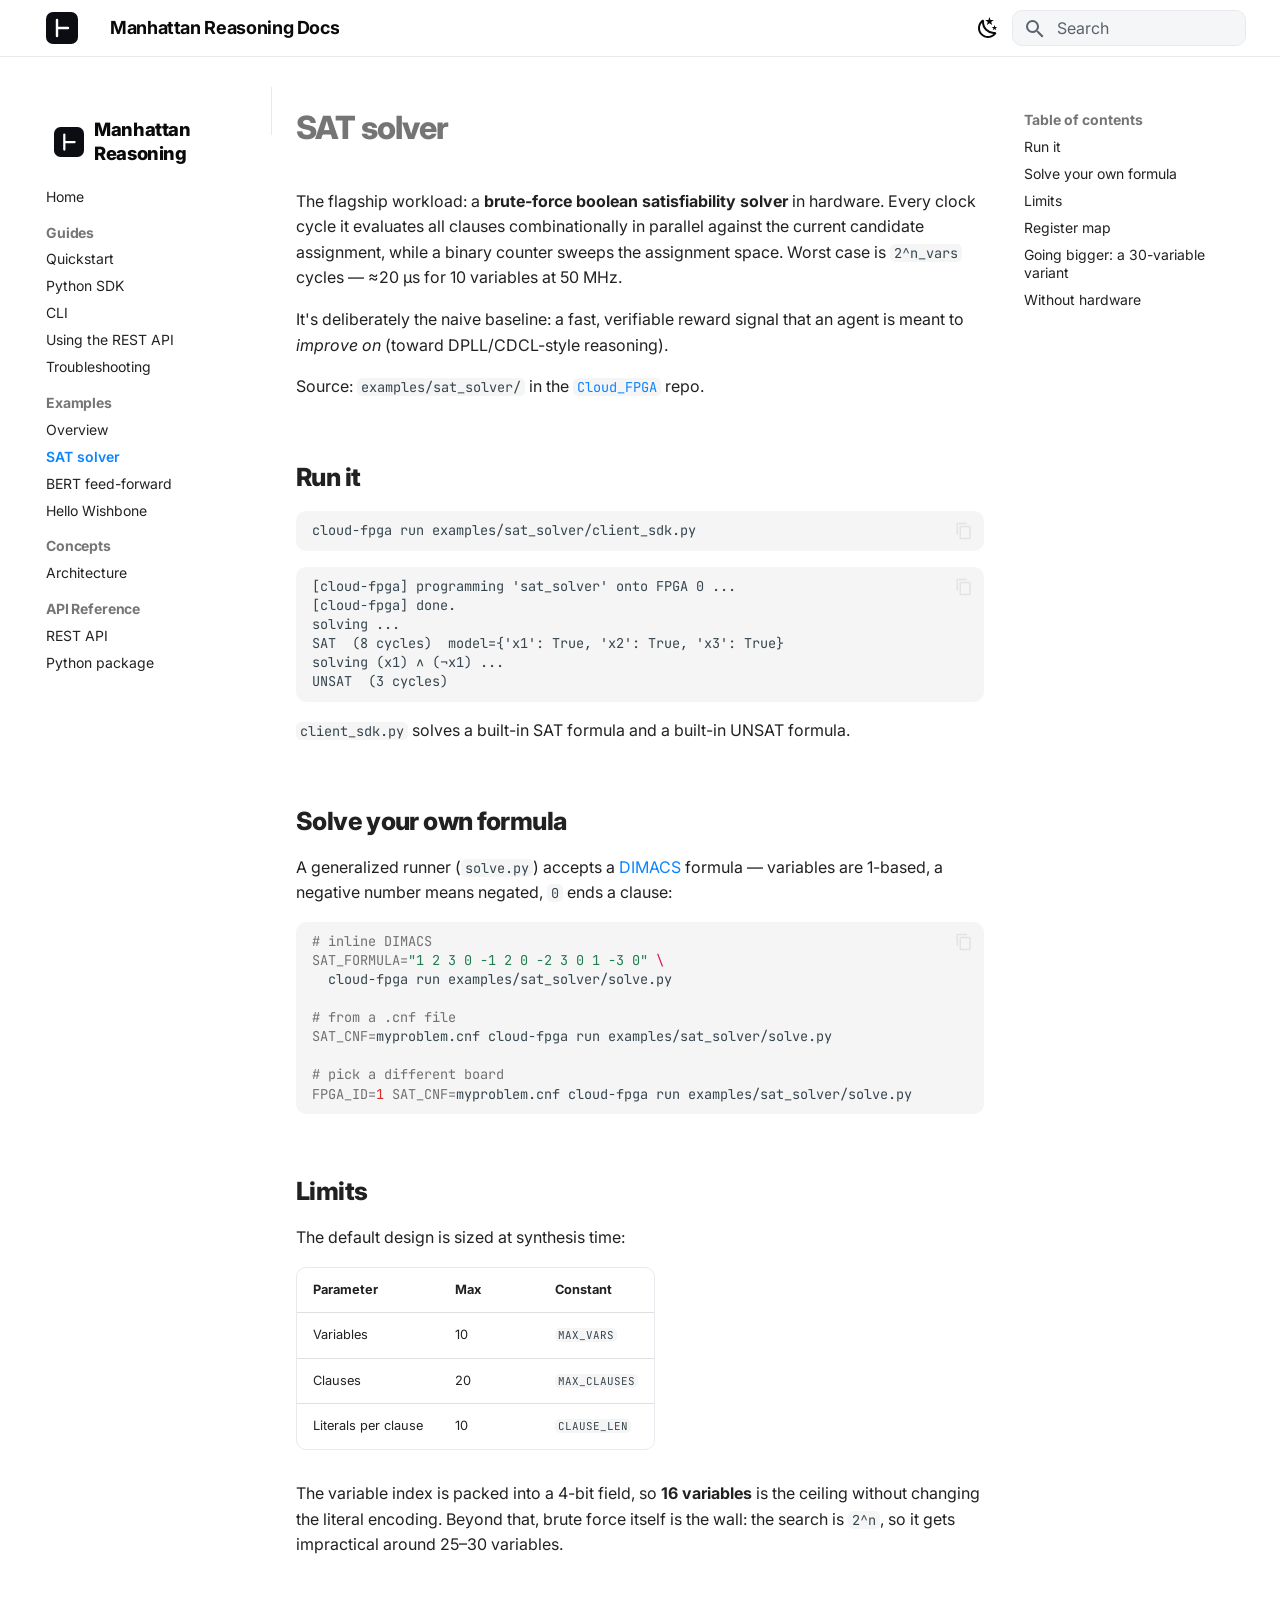
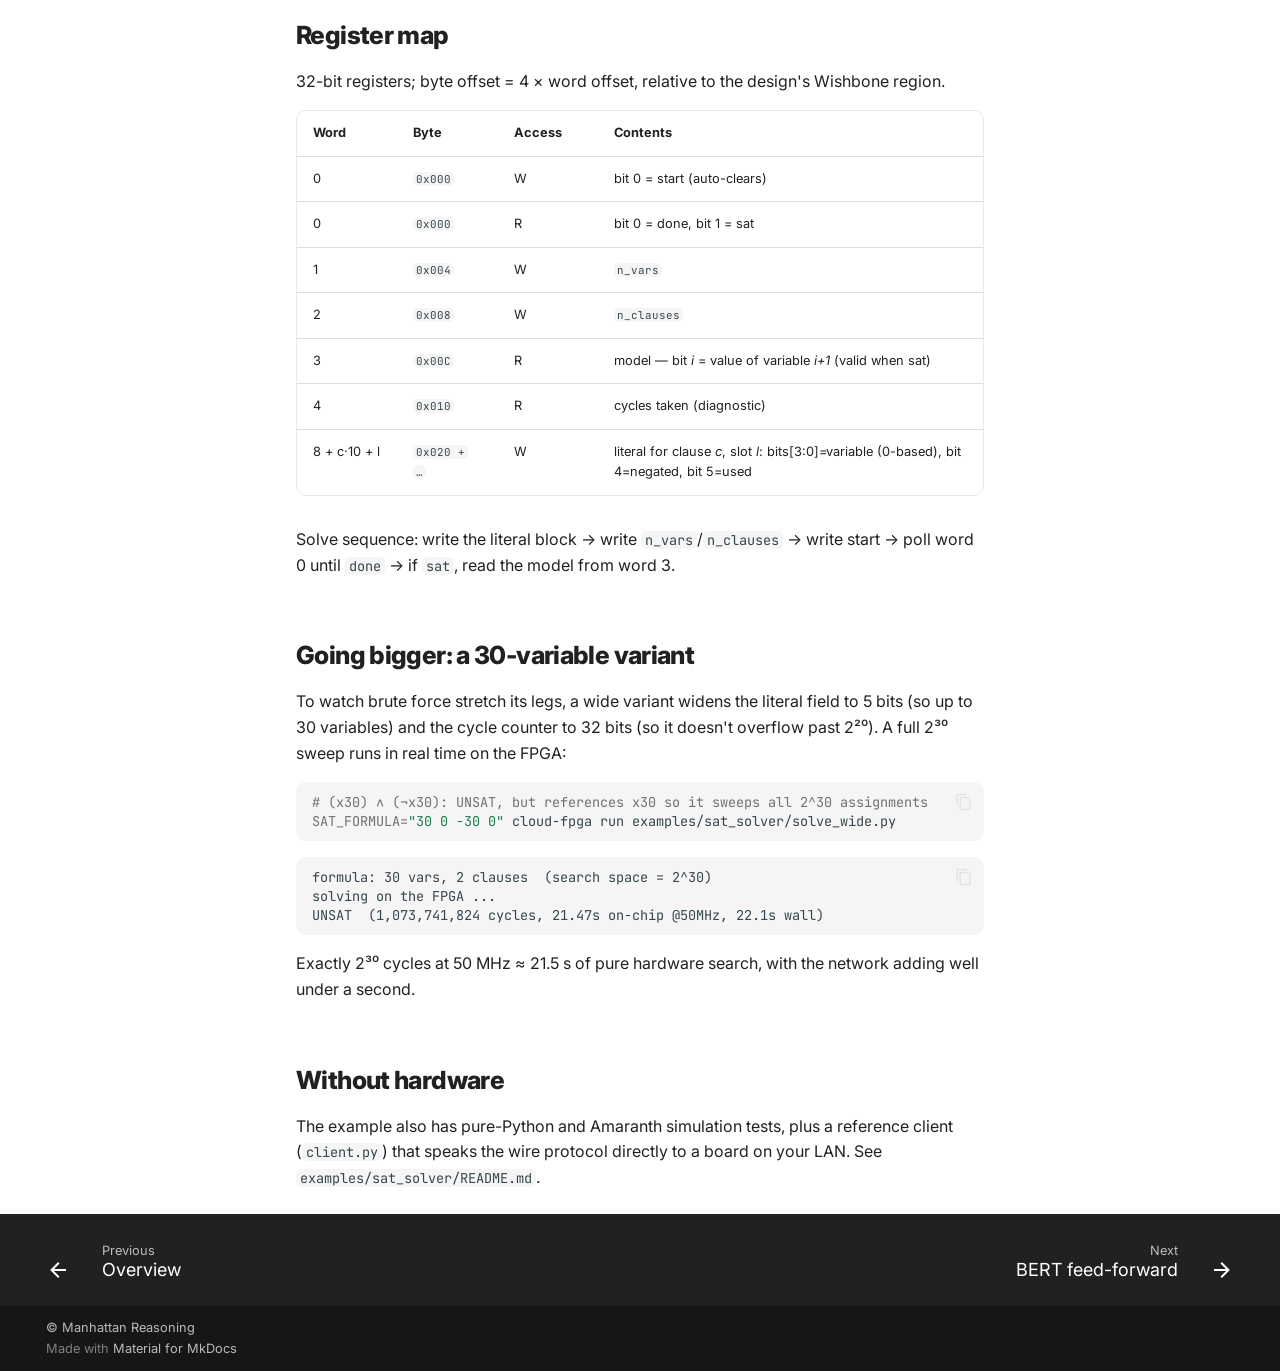
<file: examples/sat-solver/index.html>
<!doctype html>
<html lang="en" class="no-js">
  <head>
    
      <meta charset="utf-8">
      <meta name="viewport" content="width=device-width,initial-scale=1">
      
        <meta name="description" content="Cloud FPGA infrastructure for hardware-reasoning agents — guides, concepts, and API reference for the Cloud FPGA Orchestrator.">
      
      
      
        <link rel="canonical" href="https://docs.manhattanreasoning.com/examples/sat-solver/">
      
      
        <link rel="prev" href="../">
      
      
        <link rel="next" href="../bert-ffn/">
      
      
      <link rel="icon" href="../../assets/turnstile.svg">
      <meta name="generator" content="mkdocs-1.6.1, mkdocs-material-9.5.39">
    
    
      
        <title>SAT solver - Manhattan Reasoning Docs</title>
      
    
    
      <link rel="stylesheet" href="../../assets/stylesheets/main.8c3ca2c6.min.css">
      
        
        <link rel="stylesheet" href="../../assets/stylesheets/palette.06af60db.min.css">
      
      


    
    
      
    
    
      
        
        
        <link rel="preconnect" href="https://fonts.gstatic.com" crossorigin>
        <link rel="stylesheet" href="https://fonts.googleapis.com/css?family=Inter:300,300i,400,400i,700,700i%7CJetBrains+Mono:400,400i,700,700i&display=fallback">
        <style>:root{--md-text-font:"Inter";--md-code-font:"JetBrains Mono"}</style>
      
    
    
      <link rel="stylesheet" href="../../assets/_mkdocstrings.css">
    
      <link rel="stylesheet" href="../../stylesheets/extra.css">
    
    <script>__md_scope=new URL("../..",location),__md_hash=e=>[...e].reduce(((e,_)=>(e<<5)-e+_.charCodeAt(0)),0),__md_get=(e,_=localStorage,t=__md_scope)=>JSON.parse(_.getItem(t.pathname+"."+e)),__md_set=(e,_,t=localStorage,a=__md_scope)=>{try{t.setItem(a.pathname+"."+e,JSON.stringify(_))}catch(e){}}</script>
    
      

    
    
    
  </head>
  
  
    
    
      
    
    
    
    
    <body dir="ltr" data-md-color-scheme="default" data-md-color-primary="custom" data-md-color-accent="custom">
  
    
    <input class="md-toggle" data-md-toggle="drawer" type="checkbox" id="__drawer" autocomplete="off">
    <input class="md-toggle" data-md-toggle="search" type="checkbox" id="__search" autocomplete="off">
    <label class="md-overlay" for="__drawer"></label>
    <div data-md-component="skip">
      
        
        <a href="#sat-solver" class="md-skip">
          Skip to content
        </a>
      
    </div>
    <div data-md-component="announce">
      
    </div>
    
    
      

  

<header class="md-header md-header--shadow" data-md-component="header">
  <nav class="md-header__inner md-grid" aria-label="Header">
    <a href="https://manhattanreasoning.com" title="Manhattan Reasoning Docs" class="md-header__button md-logo" aria-label="Manhattan Reasoning Docs" data-md-component="logo">
      
  <img src="../../assets/turnstile.svg" alt="logo">

    </a>
    <label class="md-header__button md-icon" for="__drawer">
      
      <svg xmlns="http://www.w3.org/2000/svg" viewBox="0 0 24 24"><path d="M3 6h18v2H3zm0 5h18v2H3zm0 5h18v2H3z"/></svg>
    </label>
    <div class="md-header__title" data-md-component="header-title">
      <div class="md-header__ellipsis">
        <div class="md-header__topic">
          <span class="md-ellipsis">
            Manhattan Reasoning Docs
          </span>
        </div>
        <div class="md-header__topic" data-md-component="header-topic">
          <span class="md-ellipsis">
            
              SAT solver
            
          </span>
        </div>
      </div>
    </div>
    
      
        <form class="md-header__option" data-md-component="palette">
  
    
    
    
    <input class="md-option" data-md-color-media="(prefers-color-scheme: light)" data-md-color-scheme="default" data-md-color-primary="custom" data-md-color-accent="custom"  aria-label="Switch to dark mode"  type="radio" name="__palette" id="__palette_0">
    
      <label class="md-header__button md-icon" title="Switch to dark mode" for="__palette_1" hidden>
        <svg xmlns="http://www.w3.org/2000/svg" viewBox="0 0 24 24"><path d="m17.75 4.09-2.53 1.94.91 3.06-2.63-1.81-2.63 1.81.91-3.06-2.53-1.94L12.44 4l1.06-3 1.06 3zm3.5 6.91-1.64 1.25.59 1.98-1.7-1.17-1.7 1.17.59-1.98L15.75 11l2.06-.05L18.5 9l.69 1.95zm-2.28 4.95c.83-.08 1.72 1.1 1.19 1.85-.32.45-.66.87-1.08 1.27C15.17 23 8.84 23 4.94 19.07c-3.91-3.9-3.91-10.24 0-14.14.4-.4.82-.76 1.27-1.08.75-.53 1.93.36 1.85 1.19-.27 2.86.69 5.83 2.89 8.02a9.96 9.96 0 0 0 8.02 2.89m-1.64 2.02a12.08 12.08 0 0 1-7.8-3.47c-2.17-2.19-3.33-5-3.49-7.82-2.81 3.14-2.7 7.96.31 10.98 3.02 3.01 7.84 3.12 10.98.31"/></svg>
      </label>
    
  
    
    
    
    <input class="md-option" data-md-color-media="(prefers-color-scheme: dark)" data-md-color-scheme="slate" data-md-color-primary="custom" data-md-color-accent="custom"  aria-label="Switch to light mode"  type="radio" name="__palette" id="__palette_1">
    
      <label class="md-header__button md-icon" title="Switch to light mode" for="__palette_0" hidden>
        <svg xmlns="http://www.w3.org/2000/svg" viewBox="0 0 24 24"><path d="M12 7a5 5 0 0 1 5 5 5 5 0 0 1-5 5 5 5 0 0 1-5-5 5 5 0 0 1 5-5m0 2a3 3 0 0 0-3 3 3 3 0 0 0 3 3 3 3 0 0 0 3-3 3 3 0 0 0-3-3m0-7 2.39 3.42C13.65 5.15 12.84 5 12 5s-1.65.15-2.39.42zM3.34 7l4.16-.35A7.2 7.2 0 0 0 5.94 8.5c-.44.74-.69 1.5-.83 2.29zm.02 10 1.76-3.77a7.131 7.131 0 0 0 2.38 4.14zM20.65 7l-1.77 3.79a7.02 7.02 0 0 0-2.38-4.15zm-.01 10-4.14.36c.59-.51 1.12-1.14 1.54-1.86.42-.73.69-1.5.83-2.29zM12 22l-2.41-3.44c.74.27 1.55.44 2.41.44.82 0 1.63-.17 2.37-.44z"/></svg>
      </label>
    
  
</form>
      
    
    
      <script>var palette=__md_get("__palette");if(palette&&palette.color){if("(prefers-color-scheme)"===palette.color.media){var media=matchMedia("(prefers-color-scheme: light)"),input=document.querySelector(media.matches?"[data-md-color-media='(prefers-color-scheme: light)']":"[data-md-color-media='(prefers-color-scheme: dark)']");palette.color.media=input.getAttribute("data-md-color-media"),palette.color.scheme=input.getAttribute("data-md-color-scheme"),palette.color.primary=input.getAttribute("data-md-color-primary"),palette.color.accent=input.getAttribute("data-md-color-accent")}for(var[key,value]of Object.entries(palette.color))document.body.setAttribute("data-md-color-"+key,value)}</script>
    
    
    
      <label class="md-header__button md-icon" for="__search">
        
        <svg xmlns="http://www.w3.org/2000/svg" viewBox="0 0 24 24"><path d="M9.5 3A6.5 6.5 0 0 1 16 9.5c0 1.61-.59 3.09-1.56 4.23l.27.27h.79l5 5-1.5 1.5-5-5v-.79l-.27-.27A6.52 6.52 0 0 1 9.5 16 6.5 6.5 0 0 1 3 9.5 6.5 6.5 0 0 1 9.5 3m0 2C7 5 5 7 5 9.5S7 14 9.5 14 14 12 14 9.5 12 5 9.5 5"/></svg>
      </label>
      <div class="md-search" data-md-component="search" role="dialog">
  <label class="md-search__overlay" for="__search"></label>
  <div class="md-search__inner" role="search">
    <form class="md-search__form" name="search">
      <input type="text" class="md-search__input" name="query" aria-label="Search" placeholder="Search" autocapitalize="off" autocorrect="off" autocomplete="off" spellcheck="false" data-md-component="search-query" required>
      <label class="md-search__icon md-icon" for="__search">
        
        <svg xmlns="http://www.w3.org/2000/svg" viewBox="0 0 24 24"><path d="M9.5 3A6.5 6.5 0 0 1 16 9.5c0 1.61-.59 3.09-1.56 4.23l.27.27h.79l5 5-1.5 1.5-5-5v-.79l-.27-.27A6.52 6.52 0 0 1 9.5 16 6.5 6.5 0 0 1 3 9.5 6.5 6.5 0 0 1 9.5 3m0 2C7 5 5 7 5 9.5S7 14 9.5 14 14 12 14 9.5 12 5 9.5 5"/></svg>
        
        <svg xmlns="http://www.w3.org/2000/svg" viewBox="0 0 24 24"><path d="M20 11v2H8l5.5 5.5-1.42 1.42L4.16 12l7.92-7.92L13.5 5.5 8 11z"/></svg>
      </label>
      <nav class="md-search__options" aria-label="Search">
        
        <button type="reset" class="md-search__icon md-icon" title="Clear" aria-label="Clear" tabindex="-1">
          
          <svg xmlns="http://www.w3.org/2000/svg" viewBox="0 0 24 24"><path d="M19 6.41 17.59 5 12 10.59 6.41 5 5 6.41 10.59 12 5 17.59 6.41 19 12 13.41 17.59 19 19 17.59 13.41 12z"/></svg>
        </button>
      </nav>
      
        <div class="md-search__suggest" data-md-component="search-suggest"></div>
      
    </form>
    <div class="md-search__output">
      <div class="md-search__scrollwrap" tabindex="0" data-md-scrollfix>
        <div class="md-search-result" data-md-component="search-result">
          <div class="md-search-result__meta">
            Initializing search
          </div>
          <ol class="md-search-result__list" role="presentation"></ol>
        </div>
      </div>
    </div>
  </div>
</div>
    
    
  </nav>
  
</header>
    
    <div class="md-container" data-md-component="container">
      
      
        
          
        
      
      <main class="md-main" data-md-component="main">
        <div class="md-main__inner md-grid">
          
            
              
              <div class="md-sidebar md-sidebar--primary" data-md-component="sidebar" data-md-type="navigation" >
                <div class="md-sidebar__scrollwrap">
                  <div class="md-sidebar__inner">
                    



<nav class="md-nav md-nav--primary" aria-label="Navigation" data-md-level="0">
  <label class="md-nav__title" for="__drawer">
    <a href="https://manhattanreasoning.com" title="Manhattan Reasoning Docs" class="md-nav__button md-logo" aria-label="Manhattan Reasoning Docs" data-md-component="logo">
      
  <img src="../../assets/turnstile.svg" alt="logo">

    </a>
    Manhattan Reasoning Docs
  </label>
  
  <ul class="md-nav__list" data-md-scrollfix>
    
      
      
  
  
  
  
    <li class="md-nav__item">
      <a href="../.." class="md-nav__link">
        
  
  <span class="md-ellipsis">
    Home
  </span>
  

      </a>
    </li>
  

    
      
      
  
  
  
  
    
    
    
      
        
        
      
    
    
    <li class="md-nav__item md-nav__item--section md-nav__item--nested">
      
        
        
        <input class="md-nav__toggle md-toggle " type="checkbox" id="__nav_2" >
        
          
          <label class="md-nav__link" for="__nav_2" id="__nav_2_label" tabindex="">
            
  
  <span class="md-ellipsis">
    Guides
  </span>
  

            <span class="md-nav__icon md-icon"></span>
          </label>
        
        <nav class="md-nav" data-md-level="1" aria-labelledby="__nav_2_label" aria-expanded="false">
          <label class="md-nav__title" for="__nav_2">
            <span class="md-nav__icon md-icon"></span>
            Guides
          </label>
          <ul class="md-nav__list" data-md-scrollfix>
            
              
                
  
  
  
  
    <li class="md-nav__item">
      <a href="../../guides/quickstart/" class="md-nav__link">
        
  
  <span class="md-ellipsis">
    Quickstart
  </span>
  

      </a>
    </li>
  

              
            
              
                
  
  
  
  
    <li class="md-nav__item">
      <a href="../../guides/sdk/" class="md-nav__link">
        
  
  <span class="md-ellipsis">
    Python SDK
  </span>
  

      </a>
    </li>
  

              
            
              
                
  
  
  
  
    <li class="md-nav__item">
      <a href="../../guides/cli/" class="md-nav__link">
        
  
  <span class="md-ellipsis">
    CLI
  </span>
  

      </a>
    </li>
  

              
            
              
                
  
  
  
  
    <li class="md-nav__item">
      <a href="../../guides/rest/" class="md-nav__link">
        
  
  <span class="md-ellipsis">
    Using the REST API
  </span>
  

      </a>
    </li>
  

              
            
              
                
  
  
  
  
    <li class="md-nav__item">
      <a href="../../guides/troubleshooting/" class="md-nav__link">
        
  
  <span class="md-ellipsis">
    Troubleshooting
  </span>
  

      </a>
    </li>
  

              
            
          </ul>
        </nav>
      
    </li>
  

    
      
      
  
  
    
  
  
  
    
    
    
      
        
        
      
    
    
    <li class="md-nav__item md-nav__item--active md-nav__item--section md-nav__item--nested">
      
        
        
        <input class="md-nav__toggle md-toggle " type="checkbox" id="__nav_3" checked>
        
          
          <label class="md-nav__link" for="__nav_3" id="__nav_3_label" tabindex="">
            
  
  <span class="md-ellipsis">
    Examples
  </span>
  

            <span class="md-nav__icon md-icon"></span>
          </label>
        
        <nav class="md-nav" data-md-level="1" aria-labelledby="__nav_3_label" aria-expanded="true">
          <label class="md-nav__title" for="__nav_3">
            <span class="md-nav__icon md-icon"></span>
            Examples
          </label>
          <ul class="md-nav__list" data-md-scrollfix>
            
              
                
  
  
  
  
    <li class="md-nav__item">
      <a href="../" class="md-nav__link">
        
  
  <span class="md-ellipsis">
    Overview
  </span>
  

      </a>
    </li>
  

              
            
              
                
  
  
    
  
  
  
    <li class="md-nav__item md-nav__item--active">
      
      <input class="md-nav__toggle md-toggle" type="checkbox" id="__toc">
      
      
        
      
      
        <label class="md-nav__link md-nav__link--active" for="__toc">
          
  
  <span class="md-ellipsis">
    SAT solver
  </span>
  

          <span class="md-nav__icon md-icon"></span>
        </label>
      
      <a href="./" class="md-nav__link md-nav__link--active">
        
  
  <span class="md-ellipsis">
    SAT solver
  </span>
  

      </a>
      
        

<nav class="md-nav md-nav--secondary" aria-label="Table of contents">
  
  
  
    
  
  
    <label class="md-nav__title" for="__toc">
      <span class="md-nav__icon md-icon"></span>
      Table of contents
    </label>
    <ul class="md-nav__list" data-md-component="toc" data-md-scrollfix>
      
        <li class="md-nav__item">
  <a href="#run-it" class="md-nav__link">
    <span class="md-ellipsis">
      Run it
    </span>
  </a>
  
</li>
      
        <li class="md-nav__item">
  <a href="#solve-your-own-formula" class="md-nav__link">
    <span class="md-ellipsis">
      Solve your own formula
    </span>
  </a>
  
</li>
      
        <li class="md-nav__item">
  <a href="#limits" class="md-nav__link">
    <span class="md-ellipsis">
      Limits
    </span>
  </a>
  
</li>
      
        <li class="md-nav__item">
  <a href="#register-map" class="md-nav__link">
    <span class="md-ellipsis">
      Register map
    </span>
  </a>
  
</li>
      
        <li class="md-nav__item">
  <a href="#going-bigger-a-30-variable-variant" class="md-nav__link">
    <span class="md-ellipsis">
      Going bigger: a 30-variable variant
    </span>
  </a>
  
</li>
      
        <li class="md-nav__item">
  <a href="#without-hardware" class="md-nav__link">
    <span class="md-ellipsis">
      Without hardware
    </span>
  </a>
  
</li>
      
    </ul>
  
</nav>
      
    </li>
  

              
            
              
                
  
  
  
  
    <li class="md-nav__item">
      <a href="../bert-ffn/" class="md-nav__link">
        
  
  <span class="md-ellipsis">
    BERT feed-forward
  </span>
  

      </a>
    </li>
  

              
            
              
                
  
  
  
  
    <li class="md-nav__item">
      <a href="../hello-wishbone/" class="md-nav__link">
        
  
  <span class="md-ellipsis">
    Hello Wishbone
  </span>
  

      </a>
    </li>
  

              
            
          </ul>
        </nav>
      
    </li>
  

    
      
      
  
  
  
  
    
    
    
      
        
        
      
    
    
    <li class="md-nav__item md-nav__item--section md-nav__item--nested">
      
        
        
        <input class="md-nav__toggle md-toggle " type="checkbox" id="__nav_4" >
        
          
          <label class="md-nav__link" for="__nav_4" id="__nav_4_label" tabindex="">
            
  
  <span class="md-ellipsis">
    Concepts
  </span>
  

            <span class="md-nav__icon md-icon"></span>
          </label>
        
        <nav class="md-nav" data-md-level="1" aria-labelledby="__nav_4_label" aria-expanded="false">
          <label class="md-nav__title" for="__nav_4">
            <span class="md-nav__icon md-icon"></span>
            Concepts
          </label>
          <ul class="md-nav__list" data-md-scrollfix>
            
              
                
  
  
  
  
    <li class="md-nav__item">
      <a href="../../concepts/architecture/" class="md-nav__link">
        
  
  <span class="md-ellipsis">
    Architecture
  </span>
  

      </a>
    </li>
  

              
            
          </ul>
        </nav>
      
    </li>
  

    
      
      
  
  
  
  
    
    
    
      
        
        
      
    
    
    <li class="md-nav__item md-nav__item--section md-nav__item--nested">
      
        
        
        <input class="md-nav__toggle md-toggle " type="checkbox" id="__nav_5" >
        
          
          <label class="md-nav__link" for="__nav_5" id="__nav_5_label" tabindex="">
            
  
  <span class="md-ellipsis">
    API Reference
  </span>
  

            <span class="md-nav__icon md-icon"></span>
          </label>
        
        <nav class="md-nav" data-md-level="1" aria-labelledby="__nav_5_label" aria-expanded="false">
          <label class="md-nav__title" for="__nav_5">
            <span class="md-nav__icon md-icon"></span>
            API Reference
          </label>
          <ul class="md-nav__list" data-md-scrollfix>
            
              
                
  
  
  
  
    <li class="md-nav__item">
      <a href="../../api/rest/" class="md-nav__link">
        
  
  <span class="md-ellipsis">
    REST API
  </span>
  

      </a>
    </li>
  

              
            
              
                
  
  
  
  
    <li class="md-nav__item">
      <a href="../../reference/orchestrator/" class="md-nav__link">
        
  
  <span class="md-ellipsis">
    Python package
  </span>
  

      </a>
    </li>
  

              
            
          </ul>
        </nav>
      
    </li>
  

    
  </ul>
</nav>
                  </div>
                </div>
              </div>
            
            
              
              <div class="md-sidebar md-sidebar--secondary" data-md-component="sidebar" data-md-type="toc" >
                <div class="md-sidebar__scrollwrap">
                  <div class="md-sidebar__inner">
                    

<nav class="md-nav md-nav--secondary" aria-label="Table of contents">
  
  
  
    
  
  
    <label class="md-nav__title" for="__toc">
      <span class="md-nav__icon md-icon"></span>
      Table of contents
    </label>
    <ul class="md-nav__list" data-md-component="toc" data-md-scrollfix>
      
        <li class="md-nav__item">
  <a href="#run-it" class="md-nav__link">
    <span class="md-ellipsis">
      Run it
    </span>
  </a>
  
</li>
      
        <li class="md-nav__item">
  <a href="#solve-your-own-formula" class="md-nav__link">
    <span class="md-ellipsis">
      Solve your own formula
    </span>
  </a>
  
</li>
      
        <li class="md-nav__item">
  <a href="#limits" class="md-nav__link">
    <span class="md-ellipsis">
      Limits
    </span>
  </a>
  
</li>
      
        <li class="md-nav__item">
  <a href="#register-map" class="md-nav__link">
    <span class="md-ellipsis">
      Register map
    </span>
  </a>
  
</li>
      
        <li class="md-nav__item">
  <a href="#going-bigger-a-30-variable-variant" class="md-nav__link">
    <span class="md-ellipsis">
      Going bigger: a 30-variable variant
    </span>
  </a>
  
</li>
      
        <li class="md-nav__item">
  <a href="#without-hardware" class="md-nav__link">
    <span class="md-ellipsis">
      Without hardware
    </span>
  </a>
  
</li>
      
    </ul>
  
</nav>
                  </div>
                </div>
              </div>
            
          
          
            <div class="md-content" data-md-component="content">
              <article class="md-content__inner md-typeset">
                
                  


<h1 id="sat-solver">SAT solver<a class="headerlink" href="#sat-solver" title="Permanent link">&para;</a></h1>
<p>The flagship workload: a <strong>brute-force boolean satisfiability solver</strong> in
hardware. Every clock cycle it evaluates all clauses combinationally in parallel
against the current candidate assignment, while a binary counter sweeps the
assignment space. Worst case is <code>2^n_vars</code> cycles — ≈20 µs for 10 variables at
50 MHz.</p>
<p>It's deliberately the naive baseline: a fast, verifiable reward signal that an
agent is meant to <em>improve on</em> (toward DPLL/CDCL-style reasoning).</p>
<p>Source: <code>examples/sat_solver/</code> in the
<a href="https://github.com/Barnard-PL-Labs/Cloud_FPGA"><code>Cloud_FPGA</code></a> repo.</p>
<h2 id="run-it">Run it<a class="headerlink" href="#run-it" title="Permanent link">&para;</a></h2>
<div class="highlight"><pre><span></span><code><a id="__codelineno-0-1" name="__codelineno-0-1" href="#__codelineno-0-1"></a>cloud-fpga<span class="w"> </span>run<span class="w"> </span>examples/sat_solver/client_sdk.py
</code></pre></div>
<div class="highlight"><pre><span></span><code><a id="__codelineno-1-1" name="__codelineno-1-1" href="#__codelineno-1-1"></a>[cloud-fpga] programming &#39;sat_solver&#39; onto FPGA 0 ...
<a id="__codelineno-1-2" name="__codelineno-1-2" href="#__codelineno-1-2"></a>[cloud-fpga] done.
<a id="__codelineno-1-3" name="__codelineno-1-3" href="#__codelineno-1-3"></a>solving ...
<a id="__codelineno-1-4" name="__codelineno-1-4" href="#__codelineno-1-4"></a>SAT  (8 cycles)  model={&#39;x1&#39;: True, &#39;x2&#39;: True, &#39;x3&#39;: True}
<a id="__codelineno-1-5" name="__codelineno-1-5" href="#__codelineno-1-5"></a>solving (x1) ∧ (¬x1) ...
<a id="__codelineno-1-6" name="__codelineno-1-6" href="#__codelineno-1-6"></a>UNSAT  (3 cycles)
</code></pre></div>
<p><code>client_sdk.py</code> solves a built-in SAT formula and a built-in UNSAT formula.</p>
<h2 id="solve-your-own-formula">Solve your own formula<a class="headerlink" href="#solve-your-own-formula" title="Permanent link">&para;</a></h2>
<p>A generalized runner (<code>solve.py</code>) accepts a
<a href="https://www.cs.utexas.edu/~marijn/sat/">DIMACS</a> formula — variables are 1-based,
a negative number means negated, <code>0</code> ends a clause:</p>
<div class="highlight"><pre><span></span><code><a id="__codelineno-2-1" name="__codelineno-2-1" href="#__codelineno-2-1"></a><span class="c1"># inline DIMACS</span>
<a id="__codelineno-2-2" name="__codelineno-2-2" href="#__codelineno-2-2"></a><span class="nv">SAT_FORMULA</span><span class="o">=</span><span class="s2">&quot;1 2 3 0 -1 2 0 -2 3 0 1 -3 0&quot;</span><span class="w"> </span><span class="se">\</span>
<a id="__codelineno-2-3" name="__codelineno-2-3" href="#__codelineno-2-3"></a><span class="w">  </span>cloud-fpga<span class="w"> </span>run<span class="w"> </span>examples/sat_solver/solve.py
<a id="__codelineno-2-4" name="__codelineno-2-4" href="#__codelineno-2-4"></a>
<a id="__codelineno-2-5" name="__codelineno-2-5" href="#__codelineno-2-5"></a><span class="c1"># from a .cnf file</span>
<a id="__codelineno-2-6" name="__codelineno-2-6" href="#__codelineno-2-6"></a><span class="nv">SAT_CNF</span><span class="o">=</span>myproblem.cnf<span class="w"> </span>cloud-fpga<span class="w"> </span>run<span class="w"> </span>examples/sat_solver/solve.py
<a id="__codelineno-2-7" name="__codelineno-2-7" href="#__codelineno-2-7"></a>
<a id="__codelineno-2-8" name="__codelineno-2-8" href="#__codelineno-2-8"></a><span class="c1"># pick a different board</span>
<a id="__codelineno-2-9" name="__codelineno-2-9" href="#__codelineno-2-9"></a><span class="nv">FPGA_ID</span><span class="o">=</span><span class="m">1</span><span class="w"> </span><span class="nv">SAT_CNF</span><span class="o">=</span>myproblem.cnf<span class="w"> </span>cloud-fpga<span class="w"> </span>run<span class="w"> </span>examples/sat_solver/solve.py
</code></pre></div>
<h2 id="limits">Limits<a class="headerlink" href="#limits" title="Permanent link">&para;</a></h2>
<p>The default design is sized at synthesis time:</p>
<table>
<thead>
<tr>
<th>Parameter</th>
<th>Max</th>
<th>Constant</th>
</tr>
</thead>
<tbody>
<tr>
<td>Variables</td>
<td>10</td>
<td><code>MAX_VARS</code></td>
</tr>
<tr>
<td>Clauses</td>
<td>20</td>
<td><code>MAX_CLAUSES</code></td>
</tr>
<tr>
<td>Literals per clause</td>
<td>10</td>
<td><code>CLAUSE_LEN</code></td>
</tr>
</tbody>
</table>
<p>The variable index is packed into a 4-bit field, so <strong>16 variables</strong> is the
ceiling without changing the literal encoding. Beyond that, brute force itself is
the wall: the search is <code>2^n</code>, so it gets impractical around 25–30 variables.</p>
<h2 id="register-map">Register map<a class="headerlink" href="#register-map" title="Permanent link">&para;</a></h2>
<p>32-bit registers; byte offset = 4 × word offset, relative to the design's
Wishbone region.</p>
<table>
<thead>
<tr>
<th>Word</th>
<th>Byte</th>
<th>Access</th>
<th>Contents</th>
</tr>
</thead>
<tbody>
<tr>
<td>0</td>
<td><code>0x000</code></td>
<td>W</td>
<td>bit 0 = start (auto-clears)</td>
</tr>
<tr>
<td>0</td>
<td><code>0x000</code></td>
<td>R</td>
<td>bit 0 = done, bit 1 = sat</td>
</tr>
<tr>
<td>1</td>
<td><code>0x004</code></td>
<td>W</td>
<td><code>n_vars</code></td>
</tr>
<tr>
<td>2</td>
<td><code>0x008</code></td>
<td>W</td>
<td><code>n_clauses</code></td>
</tr>
<tr>
<td>3</td>
<td><code>0x00C</code></td>
<td>R</td>
<td>model — bit <em>i</em> = value of variable <em>i+1</em> (valid when sat)</td>
</tr>
<tr>
<td>4</td>
<td><code>0x010</code></td>
<td>R</td>
<td>cycles taken (diagnostic)</td>
</tr>
<tr>
<td>8 + c·10 + l</td>
<td><code>0x020 + …</code></td>
<td>W</td>
<td>literal for clause <em>c</em>, slot <em>l</em>: bits[3:0]=variable (0-based), bit 4=negated, bit 5=used</td>
</tr>
</tbody>
</table>
<p>Solve sequence: write the literal block → write <code>n_vars</code>/<code>n_clauses</code> → write
start → poll word 0 until <code>done</code> → if <code>sat</code>, read the model from word 3.</p>
<h2 id="going-bigger-a-30-variable-variant">Going bigger: a 30-variable variant<a class="headerlink" href="#going-bigger-a-30-variable-variant" title="Permanent link">&para;</a></h2>
<p>To watch brute force stretch its legs, a wide variant widens the literal field to
5 bits (so up to 30 variables) and the cycle counter to 32 bits (so it doesn't
overflow past 2²⁰). A full 2³⁰ sweep runs in real time on the FPGA:</p>
<div class="highlight"><pre><span></span><code><a id="__codelineno-3-1" name="__codelineno-3-1" href="#__codelineno-3-1"></a><span class="c1"># (x30) ∧ (¬x30): UNSAT, but references x30 so it sweeps all 2^30 assignments</span>
<a id="__codelineno-3-2" name="__codelineno-3-2" href="#__codelineno-3-2"></a><span class="nv">SAT_FORMULA</span><span class="o">=</span><span class="s2">&quot;30 0 -30 0&quot;</span><span class="w"> </span>cloud-fpga<span class="w"> </span>run<span class="w"> </span>examples/sat_solver/solve_wide.py
</code></pre></div>
<div class="highlight"><pre><span></span><code><a id="__codelineno-4-1" name="__codelineno-4-1" href="#__codelineno-4-1"></a>formula: 30 vars, 2 clauses  (search space = 2^30)
<a id="__codelineno-4-2" name="__codelineno-4-2" href="#__codelineno-4-2"></a>solving on the FPGA ...
<a id="__codelineno-4-3" name="__codelineno-4-3" href="#__codelineno-4-3"></a>UNSAT  (1,073,741,824 cycles, 21.47s on-chip @50MHz, 22.1s wall)
</code></pre></div>
<p>Exactly 2³⁰ cycles at 50 MHz ≈ 21.5 s of pure hardware search, with the network
adding well under a second.</p>
<h2 id="without-hardware">Without hardware<a class="headerlink" href="#without-hardware" title="Permanent link">&para;</a></h2>
<p>The example also has pure-Python and Amaranth simulation tests, plus a reference
client (<code>client.py</code>) that speaks the wire protocol directly to a board on your
LAN. See <code>examples/sat_solver/README.md</code>.</p>












                
              </article>
            </div>
          
          
<script>var target=document.getElementById(location.hash.slice(1));target&&target.name&&(target.checked=target.name.startsWith("__tabbed_"))</script>
        </div>
        
          <button type="button" class="md-top md-icon" data-md-component="top" hidden>
  
  <svg xmlns="http://www.w3.org/2000/svg" viewBox="0 0 24 24"><path d="M13 20h-2V8l-5.5 5.5-1.42-1.42L12 4.16l7.92 7.92-1.42 1.42L13 8z"/></svg>
  Back to top
</button>
        
      </main>
      
        <footer class="md-footer">
  
    
      
      <nav class="md-footer__inner md-grid" aria-label="Footer" >
        
          
          <a href="../" class="md-footer__link md-footer__link--prev" aria-label="Previous: Overview">
            <div class="md-footer__button md-icon">
              
              <svg xmlns="http://www.w3.org/2000/svg" viewBox="0 0 24 24"><path d="M20 11v2H8l5.5 5.5-1.42 1.42L4.16 12l7.92-7.92L13.5 5.5 8 11z"/></svg>
            </div>
            <div class="md-footer__title">
              <span class="md-footer__direction">
                Previous
              </span>
              <div class="md-ellipsis">
                Overview
              </div>
            </div>
          </a>
        
        
          
          <a href="../bert-ffn/" class="md-footer__link md-footer__link--next" aria-label="Next: BERT feed-forward">
            <div class="md-footer__title">
              <span class="md-footer__direction">
                Next
              </span>
              <div class="md-ellipsis">
                BERT feed-forward
              </div>
            </div>
            <div class="md-footer__button md-icon">
              
              <svg xmlns="http://www.w3.org/2000/svg" viewBox="0 0 24 24"><path d="M4 11v2h12l-5.5 5.5 1.42 1.42L19.84 12l-7.92-7.92L10.5 5.5 16 11z"/></svg>
            </div>
          </a>
        
      </nav>
    
  
  <div class="md-footer-meta md-typeset">
    <div class="md-footer-meta__inner md-grid">
      <div class="md-copyright">
  
    <div class="md-copyright__highlight">
      © Manhattan Reasoning
    </div>
  
  
    Made with
    <a href="https://squidfunk.github.io/mkdocs-material/" target="_blank" rel="noopener">
      Material for MkDocs
    </a>
  
</div>
      
    </div>
  </div>
</footer>
      
    </div>
    <div class="md-dialog" data-md-component="dialog">
      <div class="md-dialog__inner md-typeset"></div>
    </div>
    
    
    <script id="__config" type="application/json">{"base": "../..", "features": ["navigation.instant", "navigation.tracking", "navigation.sections", "navigation.top", "navigation.footer", "toc.follow", "search.suggest", "search.highlight", "content.code.copy", "content.code.annotate"], "search": "../../assets/javascripts/workers/search.6ce7567c.min.js", "translations": {"clipboard.copied": "Copied to clipboard", "clipboard.copy": "Copy to clipboard", "search.result.more.one": "1 more on this page", "search.result.more.other": "# more on this page", "search.result.none": "No matching documents", "search.result.one": "1 matching document", "search.result.other": "# matching documents", "search.result.placeholder": "Type to start searching", "search.result.term.missing": "Missing", "select.version": "Select version"}}</script>
    
    
      <script src="../../assets/javascripts/bundle.525ec568.min.js"></script>
      
    
  </body>
</html>
</file>
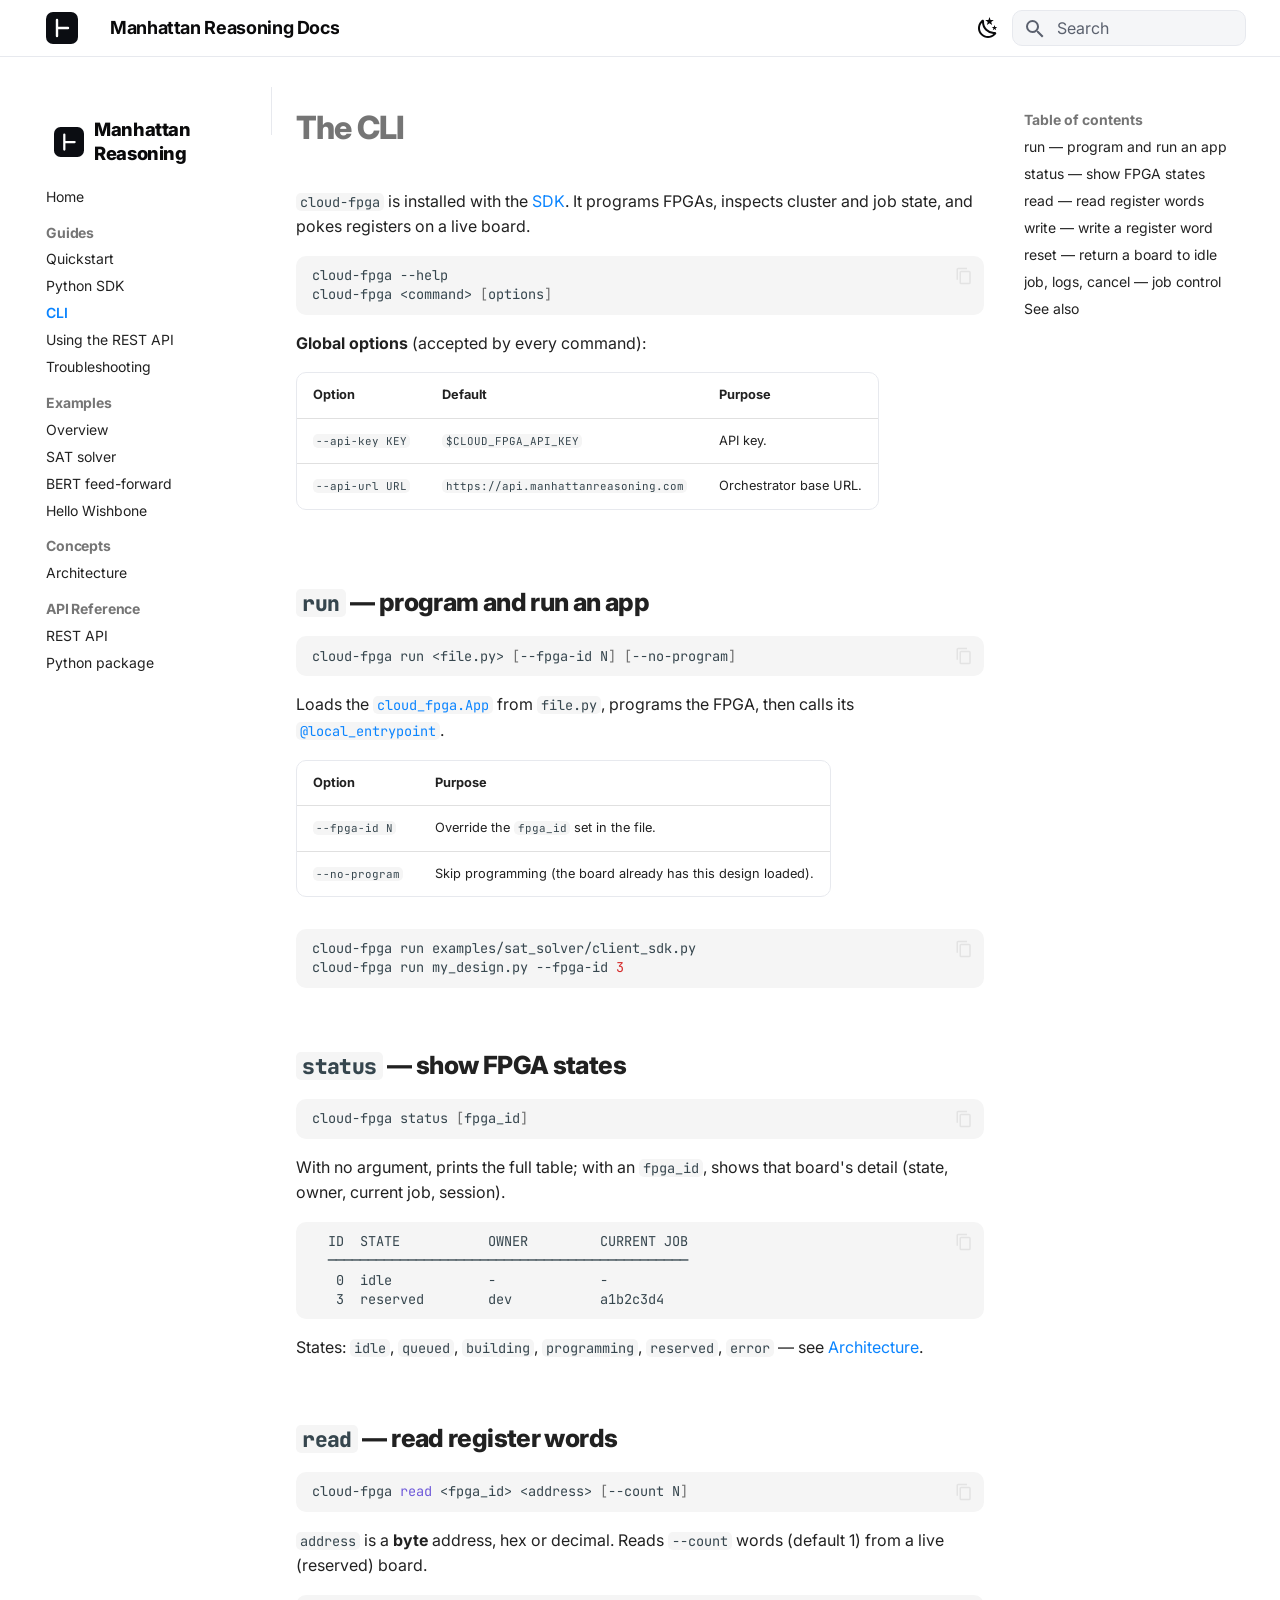
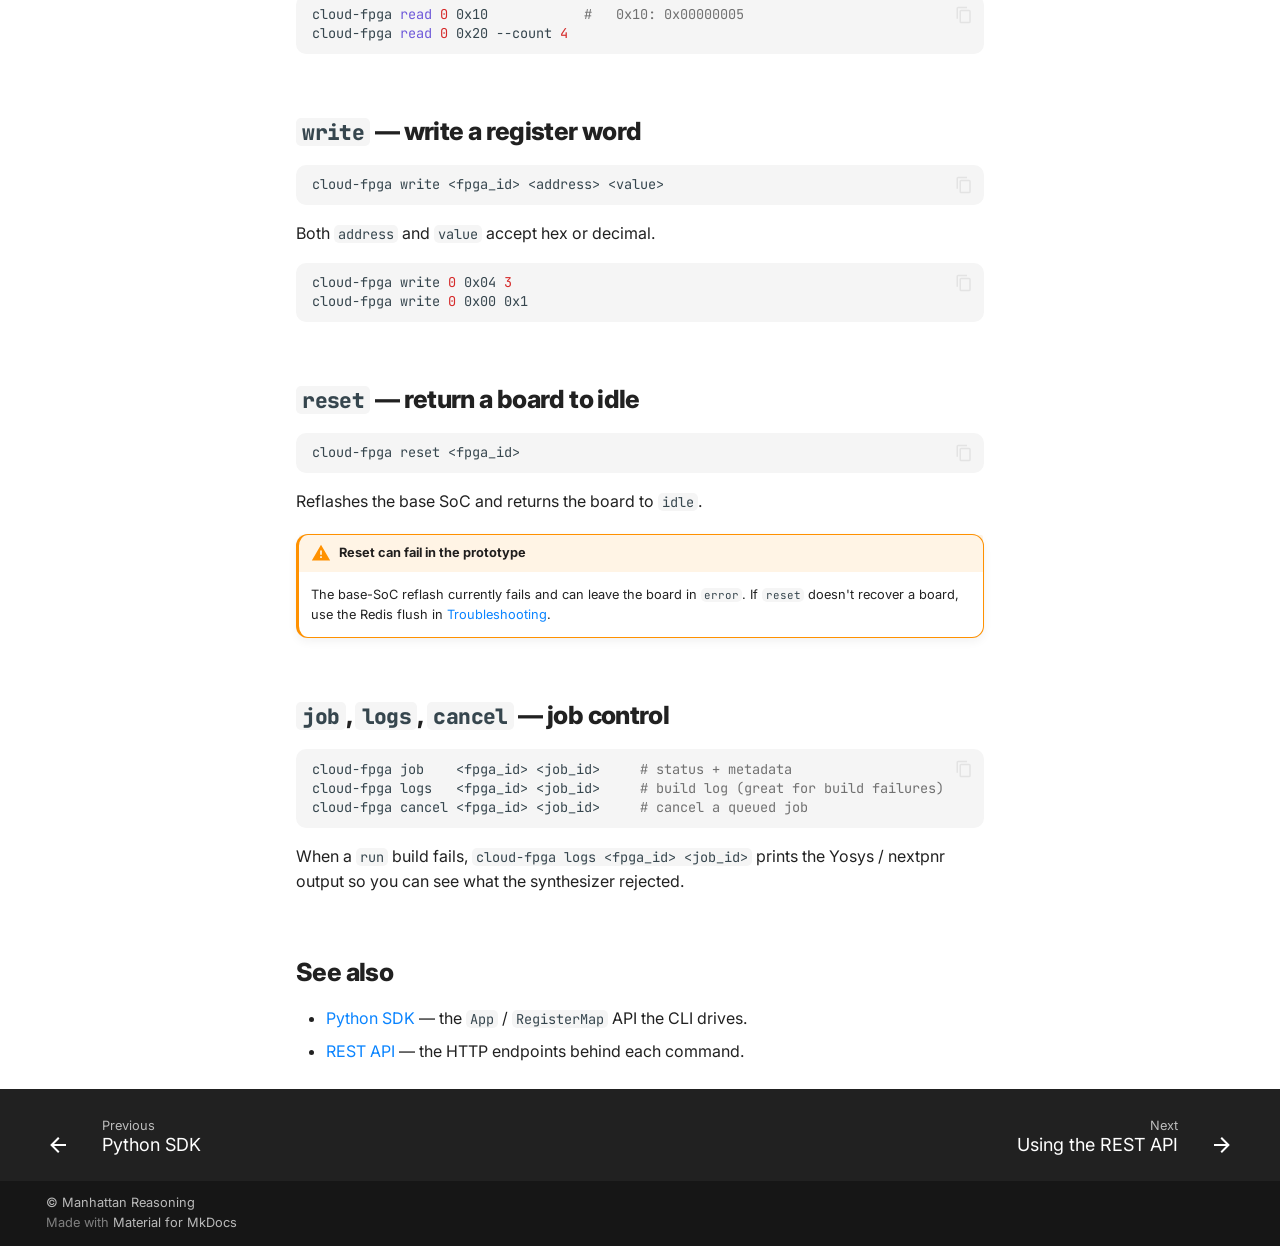
<file: guides/cli/index.html>
<!doctype html>
<html lang="en" class="no-js">
  <head>
    
      <meta charset="utf-8">
      <meta name="viewport" content="width=device-width,initial-scale=1">
      
        <meta name="description" content="Cloud FPGA infrastructure for hardware-reasoning agents — guides, concepts, and API reference for the Cloud FPGA Orchestrator.">
      
      
      
        <link rel="canonical" href="https://docs.manhattanreasoning.com/guides/cli/">
      
      
        <link rel="prev" href="../sdk/">
      
      
        <link rel="next" href="../rest/">
      
      
      <link rel="icon" href="../../assets/turnstile.svg">
      <meta name="generator" content="mkdocs-1.6.1, mkdocs-material-9.5.39">
    
    
      
        <title>CLI - Manhattan Reasoning Docs</title>
      
    
    
      <link rel="stylesheet" href="../../assets/stylesheets/main.8c3ca2c6.min.css">
      
        
        <link rel="stylesheet" href="../../assets/stylesheets/palette.06af60db.min.css">
      
      


    
    
      
    
    
      
        
        
        <link rel="preconnect" href="https://fonts.gstatic.com" crossorigin>
        <link rel="stylesheet" href="https://fonts.googleapis.com/css?family=Inter:300,300i,400,400i,700,700i%7CJetBrains+Mono:400,400i,700,700i&display=fallback">
        <style>:root{--md-text-font:"Inter";--md-code-font:"JetBrains Mono"}</style>
      
    
    
      <link rel="stylesheet" href="../../assets/_mkdocstrings.css">
    
      <link rel="stylesheet" href="../../stylesheets/extra.css">
    
    <script>__md_scope=new URL("../..",location),__md_hash=e=>[...e].reduce(((e,_)=>(e<<5)-e+_.charCodeAt(0)),0),__md_get=(e,_=localStorage,t=__md_scope)=>JSON.parse(_.getItem(t.pathname+"."+e)),__md_set=(e,_,t=localStorage,a=__md_scope)=>{try{t.setItem(a.pathname+"."+e,JSON.stringify(_))}catch(e){}}</script>
    
      

    
    
    
  </head>
  
  
    
    
      
    
    
    
    
    <body dir="ltr" data-md-color-scheme="default" data-md-color-primary="custom" data-md-color-accent="custom">
  
    
    <input class="md-toggle" data-md-toggle="drawer" type="checkbox" id="__drawer" autocomplete="off">
    <input class="md-toggle" data-md-toggle="search" type="checkbox" id="__search" autocomplete="off">
    <label class="md-overlay" for="__drawer"></label>
    <div data-md-component="skip">
      
        
        <a href="#the-cli" class="md-skip">
          Skip to content
        </a>
      
    </div>
    <div data-md-component="announce">
      
    </div>
    
    
      

  

<header class="md-header md-header--shadow" data-md-component="header">
  <nav class="md-header__inner md-grid" aria-label="Header">
    <a href="https://manhattanreasoning.com" title="Manhattan Reasoning Docs" class="md-header__button md-logo" aria-label="Manhattan Reasoning Docs" data-md-component="logo">
      
  <img src="../../assets/turnstile.svg" alt="logo">

    </a>
    <label class="md-header__button md-icon" for="__drawer">
      
      <svg xmlns="http://www.w3.org/2000/svg" viewBox="0 0 24 24"><path d="M3 6h18v2H3zm0 5h18v2H3zm0 5h18v2H3z"/></svg>
    </label>
    <div class="md-header__title" data-md-component="header-title">
      <div class="md-header__ellipsis">
        <div class="md-header__topic">
          <span class="md-ellipsis">
            Manhattan Reasoning Docs
          </span>
        </div>
        <div class="md-header__topic" data-md-component="header-topic">
          <span class="md-ellipsis">
            
              CLI
            
          </span>
        </div>
      </div>
    </div>
    
      
        <form class="md-header__option" data-md-component="palette">
  
    
    
    
    <input class="md-option" data-md-color-media="(prefers-color-scheme: light)" data-md-color-scheme="default" data-md-color-primary="custom" data-md-color-accent="custom"  aria-label="Switch to dark mode"  type="radio" name="__palette" id="__palette_0">
    
      <label class="md-header__button md-icon" title="Switch to dark mode" for="__palette_1" hidden>
        <svg xmlns="http://www.w3.org/2000/svg" viewBox="0 0 24 24"><path d="m17.75 4.09-2.53 1.94.91 3.06-2.63-1.81-2.63 1.81.91-3.06-2.53-1.94L12.44 4l1.06-3 1.06 3zm3.5 6.91-1.64 1.25.59 1.98-1.7-1.17-1.7 1.17.59-1.98L15.75 11l2.06-.05L18.5 9l.69 1.95zm-2.28 4.95c.83-.08 1.72 1.1 1.19 1.85-.32.45-.66.87-1.08 1.27C15.17 23 8.84 23 4.94 19.07c-3.91-3.9-3.91-10.24 0-14.14.4-.4.82-.76 1.27-1.08.75-.53 1.93.36 1.85 1.19-.27 2.86.69 5.83 2.89 8.02a9.96 9.96 0 0 0 8.02 2.89m-1.64 2.02a12.08 12.08 0 0 1-7.8-3.47c-2.17-2.19-3.33-5-3.49-7.82-2.81 3.14-2.7 7.96.31 10.98 3.02 3.01 7.84 3.12 10.98.31"/></svg>
      </label>
    
  
    
    
    
    <input class="md-option" data-md-color-media="(prefers-color-scheme: dark)" data-md-color-scheme="slate" data-md-color-primary="custom" data-md-color-accent="custom"  aria-label="Switch to light mode"  type="radio" name="__palette" id="__palette_1">
    
      <label class="md-header__button md-icon" title="Switch to light mode" for="__palette_0" hidden>
        <svg xmlns="http://www.w3.org/2000/svg" viewBox="0 0 24 24"><path d="M12 7a5 5 0 0 1 5 5 5 5 0 0 1-5 5 5 5 0 0 1-5-5 5 5 0 0 1 5-5m0 2a3 3 0 0 0-3 3 3 3 0 0 0 3 3 3 3 0 0 0 3-3 3 3 0 0 0-3-3m0-7 2.39 3.42C13.65 5.15 12.84 5 12 5s-1.65.15-2.39.42zM3.34 7l4.16-.35A7.2 7.2 0 0 0 5.94 8.5c-.44.74-.69 1.5-.83 2.29zm.02 10 1.76-3.77a7.131 7.131 0 0 0 2.38 4.14zM20.65 7l-1.77 3.79a7.02 7.02 0 0 0-2.38-4.15zm-.01 10-4.14.36c.59-.51 1.12-1.14 1.54-1.86.42-.73.69-1.5.83-2.29zM12 22l-2.41-3.44c.74.27 1.55.44 2.41.44.82 0 1.63-.17 2.37-.44z"/></svg>
      </label>
    
  
</form>
      
    
    
      <script>var palette=__md_get("__palette");if(palette&&palette.color){if("(prefers-color-scheme)"===palette.color.media){var media=matchMedia("(prefers-color-scheme: light)"),input=document.querySelector(media.matches?"[data-md-color-media='(prefers-color-scheme: light)']":"[data-md-color-media='(prefers-color-scheme: dark)']");palette.color.media=input.getAttribute("data-md-color-media"),palette.color.scheme=input.getAttribute("data-md-color-scheme"),palette.color.primary=input.getAttribute("data-md-color-primary"),palette.color.accent=input.getAttribute("data-md-color-accent")}for(var[key,value]of Object.entries(palette.color))document.body.setAttribute("data-md-color-"+key,value)}</script>
    
    
    
      <label class="md-header__button md-icon" for="__search">
        
        <svg xmlns="http://www.w3.org/2000/svg" viewBox="0 0 24 24"><path d="M9.5 3A6.5 6.5 0 0 1 16 9.5c0 1.61-.59 3.09-1.56 4.23l.27.27h.79l5 5-1.5 1.5-5-5v-.79l-.27-.27A6.52 6.52 0 0 1 9.5 16 6.5 6.5 0 0 1 3 9.5 6.5 6.5 0 0 1 9.5 3m0 2C7 5 5 7 5 9.5S7 14 9.5 14 14 12 14 9.5 12 5 9.5 5"/></svg>
      </label>
      <div class="md-search" data-md-component="search" role="dialog">
  <label class="md-search__overlay" for="__search"></label>
  <div class="md-search__inner" role="search">
    <form class="md-search__form" name="search">
      <input type="text" class="md-search__input" name="query" aria-label="Search" placeholder="Search" autocapitalize="off" autocorrect="off" autocomplete="off" spellcheck="false" data-md-component="search-query" required>
      <label class="md-search__icon md-icon" for="__search">
        
        <svg xmlns="http://www.w3.org/2000/svg" viewBox="0 0 24 24"><path d="M9.5 3A6.5 6.5 0 0 1 16 9.5c0 1.61-.59 3.09-1.56 4.23l.27.27h.79l5 5-1.5 1.5-5-5v-.79l-.27-.27A6.52 6.52 0 0 1 9.5 16 6.5 6.5 0 0 1 3 9.5 6.5 6.5 0 0 1 9.5 3m0 2C7 5 5 7 5 9.5S7 14 9.5 14 14 12 14 9.5 12 5 9.5 5"/></svg>
        
        <svg xmlns="http://www.w3.org/2000/svg" viewBox="0 0 24 24"><path d="M20 11v2H8l5.5 5.5-1.42 1.42L4.16 12l7.92-7.92L13.5 5.5 8 11z"/></svg>
      </label>
      <nav class="md-search__options" aria-label="Search">
        
        <button type="reset" class="md-search__icon md-icon" title="Clear" aria-label="Clear" tabindex="-1">
          
          <svg xmlns="http://www.w3.org/2000/svg" viewBox="0 0 24 24"><path d="M19 6.41 17.59 5 12 10.59 6.41 5 5 6.41 10.59 12 5 17.59 6.41 19 12 13.41 17.59 19 19 17.59 13.41 12z"/></svg>
        </button>
      </nav>
      
        <div class="md-search__suggest" data-md-component="search-suggest"></div>
      
    </form>
    <div class="md-search__output">
      <div class="md-search__scrollwrap" tabindex="0" data-md-scrollfix>
        <div class="md-search-result" data-md-component="search-result">
          <div class="md-search-result__meta">
            Initializing search
          </div>
          <ol class="md-search-result__list" role="presentation"></ol>
        </div>
      </div>
    </div>
  </div>
</div>
    
    
  </nav>
  
</header>
    
    <div class="md-container" data-md-component="container">
      
      
        
          
        
      
      <main class="md-main" data-md-component="main">
        <div class="md-main__inner md-grid">
          
            
              
              <div class="md-sidebar md-sidebar--primary" data-md-component="sidebar" data-md-type="navigation" >
                <div class="md-sidebar__scrollwrap">
                  <div class="md-sidebar__inner">
                    



<nav class="md-nav md-nav--primary" aria-label="Navigation" data-md-level="0">
  <label class="md-nav__title" for="__drawer">
    <a href="https://manhattanreasoning.com" title="Manhattan Reasoning Docs" class="md-nav__button md-logo" aria-label="Manhattan Reasoning Docs" data-md-component="logo">
      
  <img src="../../assets/turnstile.svg" alt="logo">

    </a>
    Manhattan Reasoning Docs
  </label>
  
  <ul class="md-nav__list" data-md-scrollfix>
    
      
      
  
  
  
  
    <li class="md-nav__item">
      <a href="../.." class="md-nav__link">
        
  
  <span class="md-ellipsis">
    Home
  </span>
  

      </a>
    </li>
  

    
      
      
  
  
    
  
  
  
    
    
    
      
        
        
      
    
    
    <li class="md-nav__item md-nav__item--active md-nav__item--section md-nav__item--nested">
      
        
        
        <input class="md-nav__toggle md-toggle " type="checkbox" id="__nav_2" checked>
        
          
          <label class="md-nav__link" for="__nav_2" id="__nav_2_label" tabindex="">
            
  
  <span class="md-ellipsis">
    Guides
  </span>
  

            <span class="md-nav__icon md-icon"></span>
          </label>
        
        <nav class="md-nav" data-md-level="1" aria-labelledby="__nav_2_label" aria-expanded="true">
          <label class="md-nav__title" for="__nav_2">
            <span class="md-nav__icon md-icon"></span>
            Guides
          </label>
          <ul class="md-nav__list" data-md-scrollfix>
            
              
                
  
  
  
  
    <li class="md-nav__item">
      <a href="../quickstart/" class="md-nav__link">
        
  
  <span class="md-ellipsis">
    Quickstart
  </span>
  

      </a>
    </li>
  

              
            
              
                
  
  
  
  
    <li class="md-nav__item">
      <a href="../sdk/" class="md-nav__link">
        
  
  <span class="md-ellipsis">
    Python SDK
  </span>
  

      </a>
    </li>
  

              
            
              
                
  
  
    
  
  
  
    <li class="md-nav__item md-nav__item--active">
      
      <input class="md-nav__toggle md-toggle" type="checkbox" id="__toc">
      
      
        
      
      
        <label class="md-nav__link md-nav__link--active" for="__toc">
          
  
  <span class="md-ellipsis">
    CLI
  </span>
  

          <span class="md-nav__icon md-icon"></span>
        </label>
      
      <a href="./" class="md-nav__link md-nav__link--active">
        
  
  <span class="md-ellipsis">
    CLI
  </span>
  

      </a>
      
        

<nav class="md-nav md-nav--secondary" aria-label="Table of contents">
  
  
  
    
  
  
    <label class="md-nav__title" for="__toc">
      <span class="md-nav__icon md-icon"></span>
      Table of contents
    </label>
    <ul class="md-nav__list" data-md-component="toc" data-md-scrollfix>
      
        <li class="md-nav__item">
  <a href="#run-program-and-run-an-app" class="md-nav__link">
    <span class="md-ellipsis">
      run — program and run an app
    </span>
  </a>
  
</li>
      
        <li class="md-nav__item">
  <a href="#status-show-fpga-states" class="md-nav__link">
    <span class="md-ellipsis">
      status — show FPGA states
    </span>
  </a>
  
</li>
      
        <li class="md-nav__item">
  <a href="#read-read-register-words" class="md-nav__link">
    <span class="md-ellipsis">
      read — read register words
    </span>
  </a>
  
</li>
      
        <li class="md-nav__item">
  <a href="#write-write-a-register-word" class="md-nav__link">
    <span class="md-ellipsis">
      write — write a register word
    </span>
  </a>
  
</li>
      
        <li class="md-nav__item">
  <a href="#reset-return-a-board-to-idle" class="md-nav__link">
    <span class="md-ellipsis">
      reset — return a board to idle
    </span>
  </a>
  
</li>
      
        <li class="md-nav__item">
  <a href="#job-logs-cancel-job-control" class="md-nav__link">
    <span class="md-ellipsis">
      job, logs, cancel — job control
    </span>
  </a>
  
</li>
      
        <li class="md-nav__item">
  <a href="#see-also" class="md-nav__link">
    <span class="md-ellipsis">
      See also
    </span>
  </a>
  
</li>
      
    </ul>
  
</nav>
      
    </li>
  

              
            
              
                
  
  
  
  
    <li class="md-nav__item">
      <a href="../rest/" class="md-nav__link">
        
  
  <span class="md-ellipsis">
    Using the REST API
  </span>
  

      </a>
    </li>
  

              
            
              
                
  
  
  
  
    <li class="md-nav__item">
      <a href="../troubleshooting/" class="md-nav__link">
        
  
  <span class="md-ellipsis">
    Troubleshooting
  </span>
  

      </a>
    </li>
  

              
            
          </ul>
        </nav>
      
    </li>
  

    
      
      
  
  
  
  
    
    
    
      
        
        
      
    
    
    <li class="md-nav__item md-nav__item--section md-nav__item--nested">
      
        
        
        <input class="md-nav__toggle md-toggle " type="checkbox" id="__nav_3" >
        
          
          <label class="md-nav__link" for="__nav_3" id="__nav_3_label" tabindex="">
            
  
  <span class="md-ellipsis">
    Examples
  </span>
  

            <span class="md-nav__icon md-icon"></span>
          </label>
        
        <nav class="md-nav" data-md-level="1" aria-labelledby="__nav_3_label" aria-expanded="false">
          <label class="md-nav__title" for="__nav_3">
            <span class="md-nav__icon md-icon"></span>
            Examples
          </label>
          <ul class="md-nav__list" data-md-scrollfix>
            
              
                
  
  
  
  
    <li class="md-nav__item">
      <a href="../../examples/" class="md-nav__link">
        
  
  <span class="md-ellipsis">
    Overview
  </span>
  

      </a>
    </li>
  

              
            
              
                
  
  
  
  
    <li class="md-nav__item">
      <a href="../../examples/sat-solver/" class="md-nav__link">
        
  
  <span class="md-ellipsis">
    SAT solver
  </span>
  

      </a>
    </li>
  

              
            
              
                
  
  
  
  
    <li class="md-nav__item">
      <a href="../../examples/bert-ffn/" class="md-nav__link">
        
  
  <span class="md-ellipsis">
    BERT feed-forward
  </span>
  

      </a>
    </li>
  

              
            
              
                
  
  
  
  
    <li class="md-nav__item">
      <a href="../../examples/hello-wishbone/" class="md-nav__link">
        
  
  <span class="md-ellipsis">
    Hello Wishbone
  </span>
  

      </a>
    </li>
  

              
            
          </ul>
        </nav>
      
    </li>
  

    
      
      
  
  
  
  
    
    
    
      
        
        
      
    
    
    <li class="md-nav__item md-nav__item--section md-nav__item--nested">
      
        
        
        <input class="md-nav__toggle md-toggle " type="checkbox" id="__nav_4" >
        
          
          <label class="md-nav__link" for="__nav_4" id="__nav_4_label" tabindex="">
            
  
  <span class="md-ellipsis">
    Concepts
  </span>
  

            <span class="md-nav__icon md-icon"></span>
          </label>
        
        <nav class="md-nav" data-md-level="1" aria-labelledby="__nav_4_label" aria-expanded="false">
          <label class="md-nav__title" for="__nav_4">
            <span class="md-nav__icon md-icon"></span>
            Concepts
          </label>
          <ul class="md-nav__list" data-md-scrollfix>
            
              
                
  
  
  
  
    <li class="md-nav__item">
      <a href="../../concepts/architecture/" class="md-nav__link">
        
  
  <span class="md-ellipsis">
    Architecture
  </span>
  

      </a>
    </li>
  

              
            
          </ul>
        </nav>
      
    </li>
  

    
      
      
  
  
  
  
    
    
    
      
        
        
      
    
    
    <li class="md-nav__item md-nav__item--section md-nav__item--nested">
      
        
        
        <input class="md-nav__toggle md-toggle " type="checkbox" id="__nav_5" >
        
          
          <label class="md-nav__link" for="__nav_5" id="__nav_5_label" tabindex="">
            
  
  <span class="md-ellipsis">
    API Reference
  </span>
  

            <span class="md-nav__icon md-icon"></span>
          </label>
        
        <nav class="md-nav" data-md-level="1" aria-labelledby="__nav_5_label" aria-expanded="false">
          <label class="md-nav__title" for="__nav_5">
            <span class="md-nav__icon md-icon"></span>
            API Reference
          </label>
          <ul class="md-nav__list" data-md-scrollfix>
            
              
                
  
  
  
  
    <li class="md-nav__item">
      <a href="../../api/rest/" class="md-nav__link">
        
  
  <span class="md-ellipsis">
    REST API
  </span>
  

      </a>
    </li>
  

              
            
              
                
  
  
  
  
    <li class="md-nav__item">
      <a href="../../reference/orchestrator/" class="md-nav__link">
        
  
  <span class="md-ellipsis">
    Python package
  </span>
  

      </a>
    </li>
  

              
            
          </ul>
        </nav>
      
    </li>
  

    
  </ul>
</nav>
                  </div>
                </div>
              </div>
            
            
              
              <div class="md-sidebar md-sidebar--secondary" data-md-component="sidebar" data-md-type="toc" >
                <div class="md-sidebar__scrollwrap">
                  <div class="md-sidebar__inner">
                    

<nav class="md-nav md-nav--secondary" aria-label="Table of contents">
  
  
  
    
  
  
    <label class="md-nav__title" for="__toc">
      <span class="md-nav__icon md-icon"></span>
      Table of contents
    </label>
    <ul class="md-nav__list" data-md-component="toc" data-md-scrollfix>
      
        <li class="md-nav__item">
  <a href="#run-program-and-run-an-app" class="md-nav__link">
    <span class="md-ellipsis">
      run — program and run an app
    </span>
  </a>
  
</li>
      
        <li class="md-nav__item">
  <a href="#status-show-fpga-states" class="md-nav__link">
    <span class="md-ellipsis">
      status — show FPGA states
    </span>
  </a>
  
</li>
      
        <li class="md-nav__item">
  <a href="#read-read-register-words" class="md-nav__link">
    <span class="md-ellipsis">
      read — read register words
    </span>
  </a>
  
</li>
      
        <li class="md-nav__item">
  <a href="#write-write-a-register-word" class="md-nav__link">
    <span class="md-ellipsis">
      write — write a register word
    </span>
  </a>
  
</li>
      
        <li class="md-nav__item">
  <a href="#reset-return-a-board-to-idle" class="md-nav__link">
    <span class="md-ellipsis">
      reset — return a board to idle
    </span>
  </a>
  
</li>
      
        <li class="md-nav__item">
  <a href="#job-logs-cancel-job-control" class="md-nav__link">
    <span class="md-ellipsis">
      job, logs, cancel — job control
    </span>
  </a>
  
</li>
      
        <li class="md-nav__item">
  <a href="#see-also" class="md-nav__link">
    <span class="md-ellipsis">
      See also
    </span>
  </a>
  
</li>
      
    </ul>
  
</nav>
                  </div>
                </div>
              </div>
            
          
          
            <div class="md-content" data-md-component="content">
              <article class="md-content__inner md-typeset">
                
                  


<h1 id="the-cli">The CLI<a class="headerlink" href="#the-cli" title="Permanent link">&para;</a></h1>
<p><code>cloud-fpga</code> is installed with the <a href="../sdk/">SDK</a>. It programs FPGAs, inspects
cluster and job state, and pokes registers on a live board.</p>
<div class="highlight"><pre><span></span><code><a id="__codelineno-0-1" name="__codelineno-0-1" href="#__codelineno-0-1"></a>cloud-fpga<span class="w"> </span>--help
<a id="__codelineno-0-2" name="__codelineno-0-2" href="#__codelineno-0-2"></a>cloud-fpga<span class="w"> </span>&lt;command&gt;<span class="w"> </span><span class="o">[</span>options<span class="o">]</span>
</code></pre></div>
<p><strong>Global options</strong> (accepted by every command):</p>
<table>
<thead>
<tr>
<th>Option</th>
<th>Default</th>
<th>Purpose</th>
</tr>
</thead>
<tbody>
<tr>
<td><code>--api-key KEY</code></td>
<td><code>$CLOUD_FPGA_API_KEY</code></td>
<td>API key.</td>
</tr>
<tr>
<td><code>--api-url URL</code></td>
<td><code>https://api.manhattanreasoning.com</code></td>
<td>Orchestrator base URL.</td>
</tr>
</tbody>
</table>
<h2 id="run-program-and-run-an-app"><code>run</code> — program and run an app<a class="headerlink" href="#run-program-and-run-an-app" title="Permanent link">&para;</a></h2>
<div class="highlight"><pre><span></span><code><a id="__codelineno-1-1" name="__codelineno-1-1" href="#__codelineno-1-1"></a>cloud-fpga<span class="w"> </span>run<span class="w"> </span>&lt;file.py&gt;<span class="w"> </span><span class="o">[</span>--fpga-id<span class="w"> </span>N<span class="o">]</span><span class="w"> </span><span class="o">[</span>--no-program<span class="o">]</span>
</code></pre></div>
<p>Loads the <a href="../sdk/#app"><code>cloud_fpga.App</code></a> from <code>file.py</code>, programs the FPGA, then
calls its <a href="../sdk/#applocal_entrypoint"><code>@local_entrypoint</code></a>.</p>
<table>
<thead>
<tr>
<th>Option</th>
<th>Purpose</th>
</tr>
</thead>
<tbody>
<tr>
<td><code>--fpga-id N</code></td>
<td>Override the <code>fpga_id</code> set in the file.</td>
</tr>
<tr>
<td><code>--no-program</code></td>
<td>Skip programming (the board already has this design loaded).</td>
</tr>
</tbody>
</table>
<div class="highlight"><pre><span></span><code><a id="__codelineno-2-1" name="__codelineno-2-1" href="#__codelineno-2-1"></a>cloud-fpga<span class="w"> </span>run<span class="w"> </span>examples/sat_solver/client_sdk.py
<a id="__codelineno-2-2" name="__codelineno-2-2" href="#__codelineno-2-2"></a>cloud-fpga<span class="w"> </span>run<span class="w"> </span>my_design.py<span class="w"> </span>--fpga-id<span class="w"> </span><span class="m">3</span>
</code></pre></div>
<h2 id="status-show-fpga-states"><code>status</code> — show FPGA states<a class="headerlink" href="#status-show-fpga-states" title="Permanent link">&para;</a></h2>
<div class="highlight"><pre><span></span><code><a id="__codelineno-3-1" name="__codelineno-3-1" href="#__codelineno-3-1"></a>cloud-fpga<span class="w"> </span>status<span class="w"> </span><span class="o">[</span>fpga_id<span class="o">]</span>
</code></pre></div>
<p>With no argument, prints the full table; with an <code>fpga_id</code>, shows that board's
detail (state, owner, current job, session).</p>
<div class="highlight"><pre><span></span><code><a id="__codelineno-4-1" name="__codelineno-4-1" href="#__codelineno-4-1"></a>  ID  STATE           OWNER         CURRENT JOB
<a id="__codelineno-4-2" name="__codelineno-4-2" href="#__codelineno-4-2"></a>  ─────────────────────────────────────────────
<a id="__codelineno-4-3" name="__codelineno-4-3" href="#__codelineno-4-3"></a>   0  idle            -             -
<a id="__codelineno-4-4" name="__codelineno-4-4" href="#__codelineno-4-4"></a>   3  reserved        dev           a1b2c3d4
</code></pre></div>
<p>States: <code>idle</code>, <code>queued</code>, <code>building</code>, <code>programming</code>, <code>reserved</code>, <code>error</code> — see
<a href="../../concepts/architecture/#fpga-state-machine">Architecture</a>.</p>
<h2 id="read-read-register-words"><code>read</code> — read register words<a class="headerlink" href="#read-read-register-words" title="Permanent link">&para;</a></h2>
<div class="highlight"><pre><span></span><code><a id="__codelineno-5-1" name="__codelineno-5-1" href="#__codelineno-5-1"></a>cloud-fpga<span class="w"> </span><span class="nb">read</span><span class="w"> </span>&lt;fpga_id&gt;<span class="w"> </span>&lt;address&gt;<span class="w"> </span><span class="o">[</span>--count<span class="w"> </span>N<span class="o">]</span>
</code></pre></div>
<p><code>address</code> is a <strong>byte</strong> address, hex or decimal. Reads <code>--count</code> words (default
1) from a live (reserved) board.</p>
<div class="highlight"><pre><span></span><code><a id="__codelineno-6-1" name="__codelineno-6-1" href="#__codelineno-6-1"></a>cloud-fpga<span class="w"> </span><span class="nb">read</span><span class="w"> </span><span class="m">0</span><span class="w"> </span>0x10<span class="w">            </span><span class="c1">#   0x10: 0x00000005</span>
<a id="__codelineno-6-2" name="__codelineno-6-2" href="#__codelineno-6-2"></a>cloud-fpga<span class="w"> </span><span class="nb">read</span><span class="w"> </span><span class="m">0</span><span class="w"> </span>0x20<span class="w"> </span>--count<span class="w"> </span><span class="m">4</span>
</code></pre></div>
<h2 id="write-write-a-register-word"><code>write</code> — write a register word<a class="headerlink" href="#write-write-a-register-word" title="Permanent link">&para;</a></h2>
<div class="highlight"><pre><span></span><code><a id="__codelineno-7-1" name="__codelineno-7-1" href="#__codelineno-7-1"></a>cloud-fpga<span class="w"> </span>write<span class="w"> </span>&lt;fpga_id&gt;<span class="w"> </span>&lt;address&gt;<span class="w"> </span>&lt;value&gt;
</code></pre></div>
<p>Both <code>address</code> and <code>value</code> accept hex or decimal.</p>
<div class="highlight"><pre><span></span><code><a id="__codelineno-8-1" name="__codelineno-8-1" href="#__codelineno-8-1"></a>cloud-fpga<span class="w"> </span>write<span class="w"> </span><span class="m">0</span><span class="w"> </span>0x04<span class="w"> </span><span class="m">3</span>
<a id="__codelineno-8-2" name="__codelineno-8-2" href="#__codelineno-8-2"></a>cloud-fpga<span class="w"> </span>write<span class="w"> </span><span class="m">0</span><span class="w"> </span>0x00<span class="w"> </span>0x1
</code></pre></div>
<h2 id="reset-return-a-board-to-idle"><code>reset</code> — return a board to idle<a class="headerlink" href="#reset-return-a-board-to-idle" title="Permanent link">&para;</a></h2>
<div class="highlight"><pre><span></span><code><a id="__codelineno-9-1" name="__codelineno-9-1" href="#__codelineno-9-1"></a>cloud-fpga<span class="w"> </span>reset<span class="w"> </span>&lt;fpga_id&gt;
</code></pre></div>
<p>Reflashes the base SoC and returns the board to <code>idle</code>.</p>
<div class="admonition warning">
<p class="admonition-title">Reset can fail in the prototype</p>
<p>The base-SoC reflash currently fails and can leave the board in <code>error</code>. If
<code>reset</code> doesn't recover a board, use the Redis flush in
<a href="../troubleshooting/#fpga-stuck-in-error">Troubleshooting</a>.</p>
</div>
<h2 id="job-logs-cancel-job-control"><code>job</code>, <code>logs</code>, <code>cancel</code> — job control<a class="headerlink" href="#job-logs-cancel-job-control" title="Permanent link">&para;</a></h2>
<div class="highlight"><pre><span></span><code><a id="__codelineno-10-1" name="__codelineno-10-1" href="#__codelineno-10-1"></a>cloud-fpga<span class="w"> </span>job<span class="w">    </span>&lt;fpga_id&gt;<span class="w"> </span>&lt;job_id&gt;<span class="w">     </span><span class="c1"># status + metadata</span>
<a id="__codelineno-10-2" name="__codelineno-10-2" href="#__codelineno-10-2"></a>cloud-fpga<span class="w"> </span>logs<span class="w">   </span>&lt;fpga_id&gt;<span class="w"> </span>&lt;job_id&gt;<span class="w">     </span><span class="c1"># build log (great for build failures)</span>
<a id="__codelineno-10-3" name="__codelineno-10-3" href="#__codelineno-10-3"></a>cloud-fpga<span class="w"> </span>cancel<span class="w"> </span>&lt;fpga_id&gt;<span class="w"> </span>&lt;job_id&gt;<span class="w">     </span><span class="c1"># cancel a queued job</span>
</code></pre></div>
<p>When a <code>run</code> build fails, <code>cloud-fpga logs &lt;fpga_id&gt; &lt;job_id&gt;</code> prints the Yosys /
nextpnr output so you can see what the synthesizer rejected.</p>
<h2 id="see-also">See also<a class="headerlink" href="#see-also" title="Permanent link">&para;</a></h2>
<ul>
<li><a href="../sdk/">Python SDK</a> — the <code>App</code> / <code>RegisterMap</code> API the CLI drives.</li>
<li><a href="../../api/rest/">REST API</a> — the HTTP endpoints behind each command.</li>
</ul>












                
              </article>
            </div>
          
          
<script>var target=document.getElementById(location.hash.slice(1));target&&target.name&&(target.checked=target.name.startsWith("__tabbed_"))</script>
        </div>
        
          <button type="button" class="md-top md-icon" data-md-component="top" hidden>
  
  <svg xmlns="http://www.w3.org/2000/svg" viewBox="0 0 24 24"><path d="M13 20h-2V8l-5.5 5.5-1.42-1.42L12 4.16l7.92 7.92-1.42 1.42L13 8z"/></svg>
  Back to top
</button>
        
      </main>
      
        <footer class="md-footer">
  
    
      
      <nav class="md-footer__inner md-grid" aria-label="Footer" >
        
          
          <a href="../sdk/" class="md-footer__link md-footer__link--prev" aria-label="Previous: Python SDK">
            <div class="md-footer__button md-icon">
              
              <svg xmlns="http://www.w3.org/2000/svg" viewBox="0 0 24 24"><path d="M20 11v2H8l5.5 5.5-1.42 1.42L4.16 12l7.92-7.92L13.5 5.5 8 11z"/></svg>
            </div>
            <div class="md-footer__title">
              <span class="md-footer__direction">
                Previous
              </span>
              <div class="md-ellipsis">
                Python SDK
              </div>
            </div>
          </a>
        
        
          
          <a href="../rest/" class="md-footer__link md-footer__link--next" aria-label="Next: Using the REST API">
            <div class="md-footer__title">
              <span class="md-footer__direction">
                Next
              </span>
              <div class="md-ellipsis">
                Using the REST API
              </div>
            </div>
            <div class="md-footer__button md-icon">
              
              <svg xmlns="http://www.w3.org/2000/svg" viewBox="0 0 24 24"><path d="M4 11v2h12l-5.5 5.5 1.42 1.42L19.84 12l-7.92-7.92L10.5 5.5 16 11z"/></svg>
            </div>
          </a>
        
      </nav>
    
  
  <div class="md-footer-meta md-typeset">
    <div class="md-footer-meta__inner md-grid">
      <div class="md-copyright">
  
    <div class="md-copyright__highlight">
      © Manhattan Reasoning
    </div>
  
  
    Made with
    <a href="https://squidfunk.github.io/mkdocs-material/" target="_blank" rel="noopener">
      Material for MkDocs
    </a>
  
</div>
      
    </div>
  </div>
</footer>
      
    </div>
    <div class="md-dialog" data-md-component="dialog">
      <div class="md-dialog__inner md-typeset"></div>
    </div>
    
    
    <script id="__config" type="application/json">{"base": "../..", "features": ["navigation.instant", "navigation.tracking", "navigation.sections", "navigation.top", "navigation.footer", "toc.follow", "search.suggest", "search.highlight", "content.code.copy", "content.code.annotate"], "search": "../../assets/javascripts/workers/search.6ce7567c.min.js", "translations": {"clipboard.copied": "Copied to clipboard", "clipboard.copy": "Copy to clipboard", "search.result.more.one": "1 more on this page", "search.result.more.other": "# more on this page", "search.result.none": "No matching documents", "search.result.one": "1 matching document", "search.result.other": "# matching documents", "search.result.placeholder": "Type to start searching", "search.result.term.missing": "Missing", "select.version": "Select version"}}</script>
    
    
      <script src="../../assets/javascripts/bundle.525ec568.min.js"></script>
      
    
  </body>
</html>
</file>
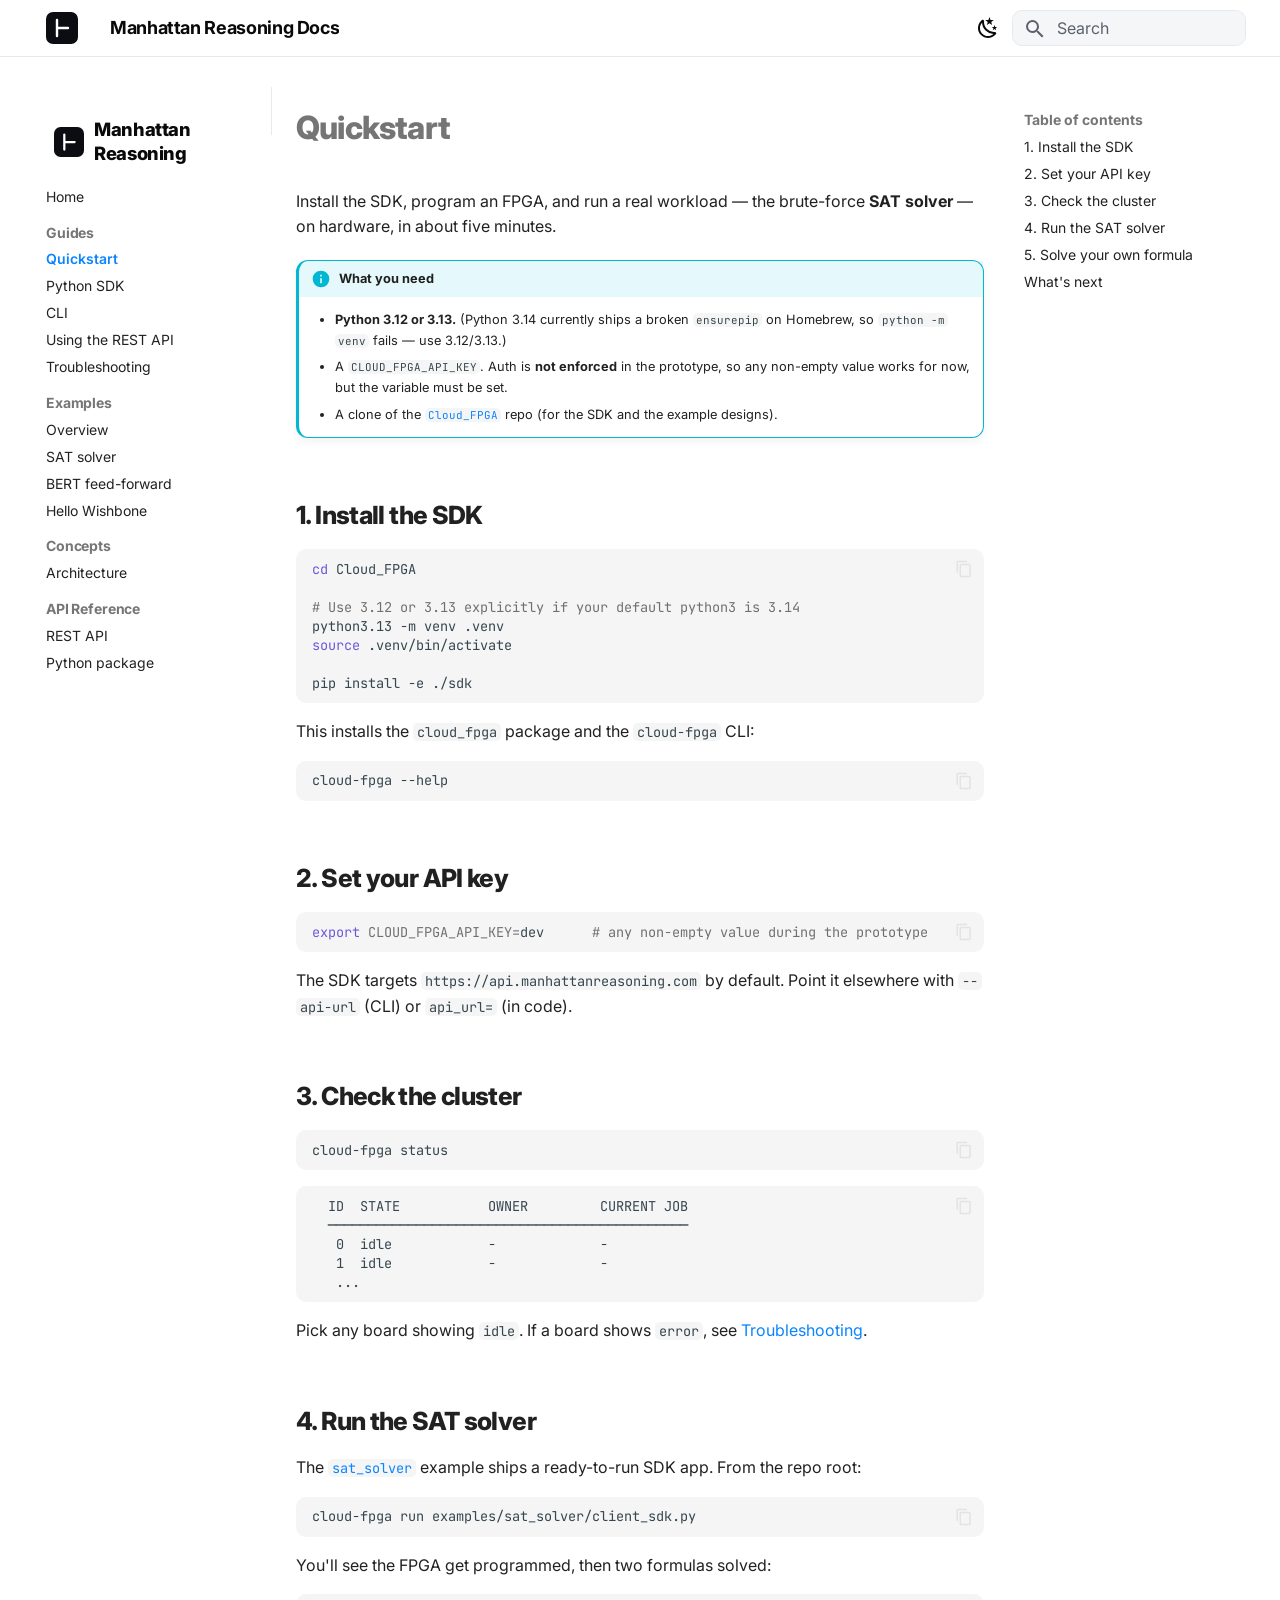
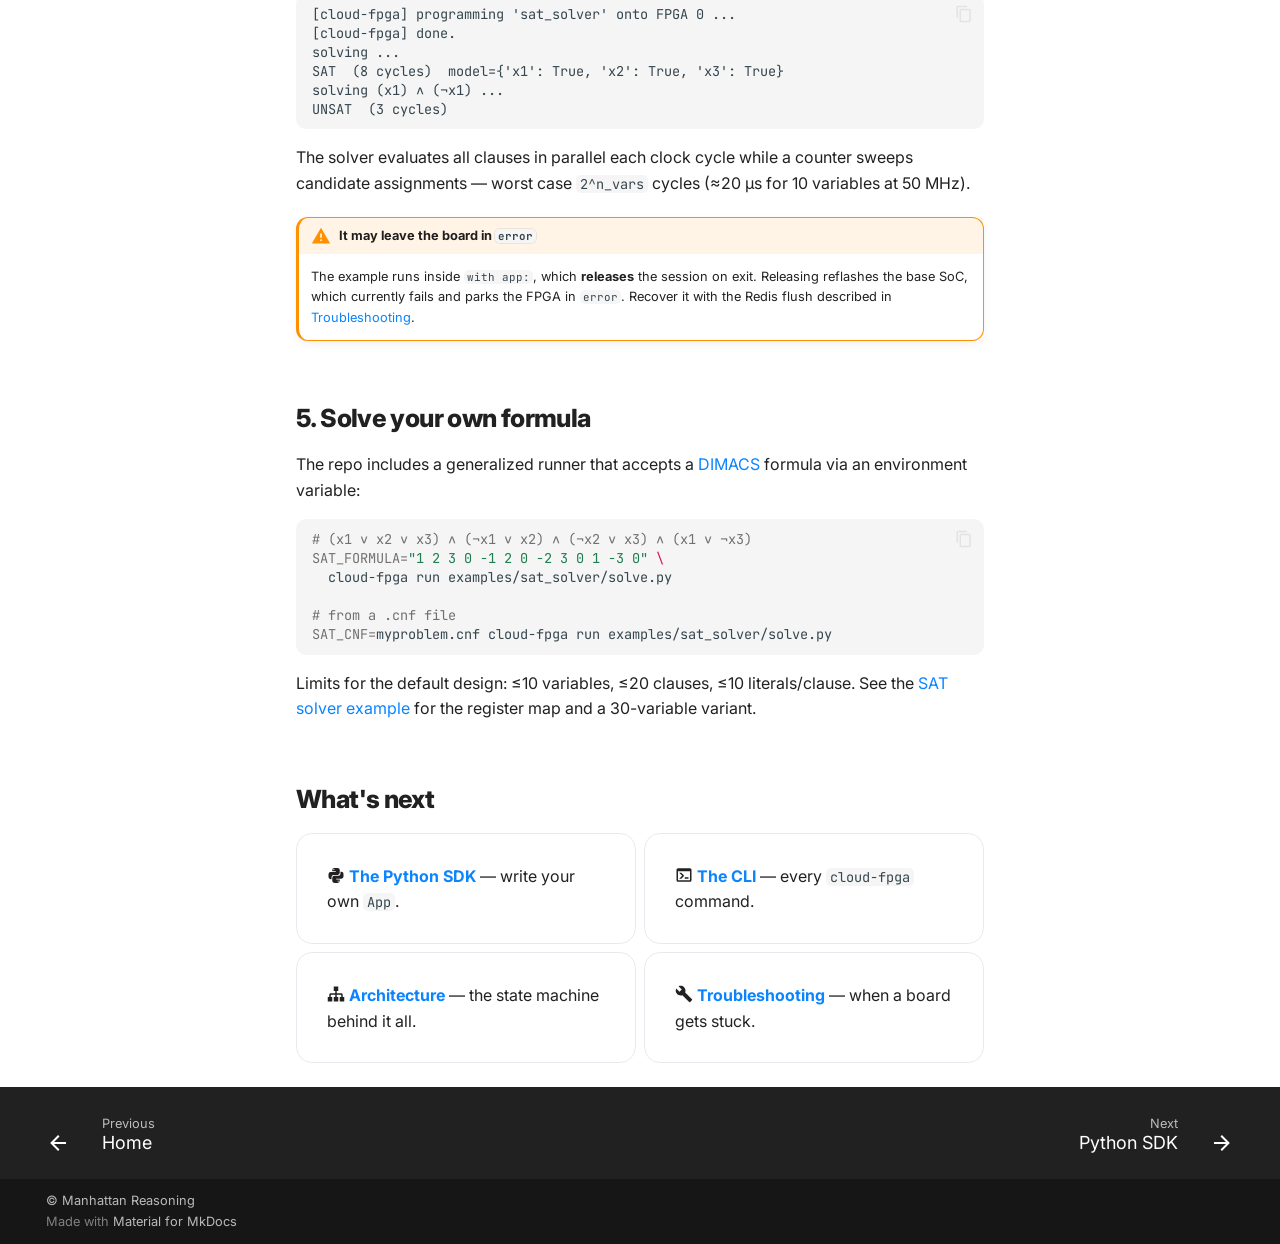
<file: guides/quickstart/index.html>
<!doctype html>
<html lang="en" class="no-js">
  <head>
    
      <meta charset="utf-8">
      <meta name="viewport" content="width=device-width,initial-scale=1">
      
        <meta name="description" content="Cloud FPGA infrastructure for hardware-reasoning agents — guides, concepts, and API reference for the Cloud FPGA Orchestrator.">
      
      
      
        <link rel="canonical" href="https://docs.manhattanreasoning.com/guides/quickstart/">
      
      
        <link rel="prev" href="../..">
      
      
        <link rel="next" href="../sdk/">
      
      
      <link rel="icon" href="../../assets/turnstile.svg">
      <meta name="generator" content="mkdocs-1.6.1, mkdocs-material-9.5.39">
    
    
      
        <title>Quickstart - Manhattan Reasoning Docs</title>
      
    
    
      <link rel="stylesheet" href="../../assets/stylesheets/main.8c3ca2c6.min.css">
      
        
        <link rel="stylesheet" href="../../assets/stylesheets/palette.06af60db.min.css">
      
      


    
    
      
    
    
      
        
        
        <link rel="preconnect" href="https://fonts.gstatic.com" crossorigin>
        <link rel="stylesheet" href="https://fonts.googleapis.com/css?family=Inter:300,300i,400,400i,700,700i%7CJetBrains+Mono:400,400i,700,700i&display=fallback">
        <style>:root{--md-text-font:"Inter";--md-code-font:"JetBrains Mono"}</style>
      
    
    
      <link rel="stylesheet" href="../../assets/_mkdocstrings.css">
    
      <link rel="stylesheet" href="../../stylesheets/extra.css">
    
    <script>__md_scope=new URL("../..",location),__md_hash=e=>[...e].reduce(((e,_)=>(e<<5)-e+_.charCodeAt(0)),0),__md_get=(e,_=localStorage,t=__md_scope)=>JSON.parse(_.getItem(t.pathname+"."+e)),__md_set=(e,_,t=localStorage,a=__md_scope)=>{try{t.setItem(a.pathname+"."+e,JSON.stringify(_))}catch(e){}}</script>
    
      

    
    
    
  </head>
  
  
    
    
      
    
    
    
    
    <body dir="ltr" data-md-color-scheme="default" data-md-color-primary="custom" data-md-color-accent="custom">
  
    
    <input class="md-toggle" data-md-toggle="drawer" type="checkbox" id="__drawer" autocomplete="off">
    <input class="md-toggle" data-md-toggle="search" type="checkbox" id="__search" autocomplete="off">
    <label class="md-overlay" for="__drawer"></label>
    <div data-md-component="skip">
      
        
        <a href="#quickstart" class="md-skip">
          Skip to content
        </a>
      
    </div>
    <div data-md-component="announce">
      
    </div>
    
    
      

  

<header class="md-header md-header--shadow" data-md-component="header">
  <nav class="md-header__inner md-grid" aria-label="Header">
    <a href="https://manhattanreasoning.com" title="Manhattan Reasoning Docs" class="md-header__button md-logo" aria-label="Manhattan Reasoning Docs" data-md-component="logo">
      
  <img src="../../assets/turnstile.svg" alt="logo">

    </a>
    <label class="md-header__button md-icon" for="__drawer">
      
      <svg xmlns="http://www.w3.org/2000/svg" viewBox="0 0 24 24"><path d="M3 6h18v2H3zm0 5h18v2H3zm0 5h18v2H3z"/></svg>
    </label>
    <div class="md-header__title" data-md-component="header-title">
      <div class="md-header__ellipsis">
        <div class="md-header__topic">
          <span class="md-ellipsis">
            Manhattan Reasoning Docs
          </span>
        </div>
        <div class="md-header__topic" data-md-component="header-topic">
          <span class="md-ellipsis">
            
              Quickstart
            
          </span>
        </div>
      </div>
    </div>
    
      
        <form class="md-header__option" data-md-component="palette">
  
    
    
    
    <input class="md-option" data-md-color-media="(prefers-color-scheme: light)" data-md-color-scheme="default" data-md-color-primary="custom" data-md-color-accent="custom"  aria-label="Switch to dark mode"  type="radio" name="__palette" id="__palette_0">
    
      <label class="md-header__button md-icon" title="Switch to dark mode" for="__palette_1" hidden>
        <svg xmlns="http://www.w3.org/2000/svg" viewBox="0 0 24 24"><path d="m17.75 4.09-2.53 1.94.91 3.06-2.63-1.81-2.63 1.81.91-3.06-2.53-1.94L12.44 4l1.06-3 1.06 3zm3.5 6.91-1.64 1.25.59 1.98-1.7-1.17-1.7 1.17.59-1.98L15.75 11l2.06-.05L18.5 9l.69 1.95zm-2.28 4.95c.83-.08 1.72 1.1 1.19 1.85-.32.45-.66.87-1.08 1.27C15.17 23 8.84 23 4.94 19.07c-3.91-3.9-3.91-10.24 0-14.14.4-.4.82-.76 1.27-1.08.75-.53 1.93.36 1.85 1.19-.27 2.86.69 5.83 2.89 8.02a9.96 9.96 0 0 0 8.02 2.89m-1.64 2.02a12.08 12.08 0 0 1-7.8-3.47c-2.17-2.19-3.33-5-3.49-7.82-2.81 3.14-2.7 7.96.31 10.98 3.02 3.01 7.84 3.12 10.98.31"/></svg>
      </label>
    
  
    
    
    
    <input class="md-option" data-md-color-media="(prefers-color-scheme: dark)" data-md-color-scheme="slate" data-md-color-primary="custom" data-md-color-accent="custom"  aria-label="Switch to light mode"  type="radio" name="__palette" id="__palette_1">
    
      <label class="md-header__button md-icon" title="Switch to light mode" for="__palette_0" hidden>
        <svg xmlns="http://www.w3.org/2000/svg" viewBox="0 0 24 24"><path d="M12 7a5 5 0 0 1 5 5 5 5 0 0 1-5 5 5 5 0 0 1-5-5 5 5 0 0 1 5-5m0 2a3 3 0 0 0-3 3 3 3 0 0 0 3 3 3 3 0 0 0 3-3 3 3 0 0 0-3-3m0-7 2.39 3.42C13.65 5.15 12.84 5 12 5s-1.65.15-2.39.42zM3.34 7l4.16-.35A7.2 7.2 0 0 0 5.94 8.5c-.44.74-.69 1.5-.83 2.29zm.02 10 1.76-3.77a7.131 7.131 0 0 0 2.38 4.14zM20.65 7l-1.77 3.79a7.02 7.02 0 0 0-2.38-4.15zm-.01 10-4.14.36c.59-.51 1.12-1.14 1.54-1.86.42-.73.69-1.5.83-2.29zM12 22l-2.41-3.44c.74.27 1.55.44 2.41.44.82 0 1.63-.17 2.37-.44z"/></svg>
      </label>
    
  
</form>
      
    
    
      <script>var palette=__md_get("__palette");if(palette&&palette.color){if("(prefers-color-scheme)"===palette.color.media){var media=matchMedia("(prefers-color-scheme: light)"),input=document.querySelector(media.matches?"[data-md-color-media='(prefers-color-scheme: light)']":"[data-md-color-media='(prefers-color-scheme: dark)']");palette.color.media=input.getAttribute("data-md-color-media"),palette.color.scheme=input.getAttribute("data-md-color-scheme"),palette.color.primary=input.getAttribute("data-md-color-primary"),palette.color.accent=input.getAttribute("data-md-color-accent")}for(var[key,value]of Object.entries(palette.color))document.body.setAttribute("data-md-color-"+key,value)}</script>
    
    
    
      <label class="md-header__button md-icon" for="__search">
        
        <svg xmlns="http://www.w3.org/2000/svg" viewBox="0 0 24 24"><path d="M9.5 3A6.5 6.5 0 0 1 16 9.5c0 1.61-.59 3.09-1.56 4.23l.27.27h.79l5 5-1.5 1.5-5-5v-.79l-.27-.27A6.52 6.52 0 0 1 9.5 16 6.5 6.5 0 0 1 3 9.5 6.5 6.5 0 0 1 9.5 3m0 2C7 5 5 7 5 9.5S7 14 9.5 14 14 12 14 9.5 12 5 9.5 5"/></svg>
      </label>
      <div class="md-search" data-md-component="search" role="dialog">
  <label class="md-search__overlay" for="__search"></label>
  <div class="md-search__inner" role="search">
    <form class="md-search__form" name="search">
      <input type="text" class="md-search__input" name="query" aria-label="Search" placeholder="Search" autocapitalize="off" autocorrect="off" autocomplete="off" spellcheck="false" data-md-component="search-query" required>
      <label class="md-search__icon md-icon" for="__search">
        
        <svg xmlns="http://www.w3.org/2000/svg" viewBox="0 0 24 24"><path d="M9.5 3A6.5 6.5 0 0 1 16 9.5c0 1.61-.59 3.09-1.56 4.23l.27.27h.79l5 5-1.5 1.5-5-5v-.79l-.27-.27A6.52 6.52 0 0 1 9.5 16 6.5 6.5 0 0 1 3 9.5 6.5 6.5 0 0 1 9.5 3m0 2C7 5 5 7 5 9.5S7 14 9.5 14 14 12 14 9.5 12 5 9.5 5"/></svg>
        
        <svg xmlns="http://www.w3.org/2000/svg" viewBox="0 0 24 24"><path d="M20 11v2H8l5.5 5.5-1.42 1.42L4.16 12l7.92-7.92L13.5 5.5 8 11z"/></svg>
      </label>
      <nav class="md-search__options" aria-label="Search">
        
        <button type="reset" class="md-search__icon md-icon" title="Clear" aria-label="Clear" tabindex="-1">
          
          <svg xmlns="http://www.w3.org/2000/svg" viewBox="0 0 24 24"><path d="M19 6.41 17.59 5 12 10.59 6.41 5 5 6.41 10.59 12 5 17.59 6.41 19 12 13.41 17.59 19 19 17.59 13.41 12z"/></svg>
        </button>
      </nav>
      
        <div class="md-search__suggest" data-md-component="search-suggest"></div>
      
    </form>
    <div class="md-search__output">
      <div class="md-search__scrollwrap" tabindex="0" data-md-scrollfix>
        <div class="md-search-result" data-md-component="search-result">
          <div class="md-search-result__meta">
            Initializing search
          </div>
          <ol class="md-search-result__list" role="presentation"></ol>
        </div>
      </div>
    </div>
  </div>
</div>
    
    
  </nav>
  
</header>
    
    <div class="md-container" data-md-component="container">
      
      
        
          
        
      
      <main class="md-main" data-md-component="main">
        <div class="md-main__inner md-grid">
          
            
              
              <div class="md-sidebar md-sidebar--primary" data-md-component="sidebar" data-md-type="navigation" >
                <div class="md-sidebar__scrollwrap">
                  <div class="md-sidebar__inner">
                    



<nav class="md-nav md-nav--primary" aria-label="Navigation" data-md-level="0">
  <label class="md-nav__title" for="__drawer">
    <a href="https://manhattanreasoning.com" title="Manhattan Reasoning Docs" class="md-nav__button md-logo" aria-label="Manhattan Reasoning Docs" data-md-component="logo">
      
  <img src="../../assets/turnstile.svg" alt="logo">

    </a>
    Manhattan Reasoning Docs
  </label>
  
  <ul class="md-nav__list" data-md-scrollfix>
    
      
      
  
  
  
  
    <li class="md-nav__item">
      <a href="../.." class="md-nav__link">
        
  
  <span class="md-ellipsis">
    Home
  </span>
  

      </a>
    </li>
  

    
      
      
  
  
    
  
  
  
    
    
    
      
        
        
      
    
    
    <li class="md-nav__item md-nav__item--active md-nav__item--section md-nav__item--nested">
      
        
        
        <input class="md-nav__toggle md-toggle " type="checkbox" id="__nav_2" checked>
        
          
          <label class="md-nav__link" for="__nav_2" id="__nav_2_label" tabindex="">
            
  
  <span class="md-ellipsis">
    Guides
  </span>
  

            <span class="md-nav__icon md-icon"></span>
          </label>
        
        <nav class="md-nav" data-md-level="1" aria-labelledby="__nav_2_label" aria-expanded="true">
          <label class="md-nav__title" for="__nav_2">
            <span class="md-nav__icon md-icon"></span>
            Guides
          </label>
          <ul class="md-nav__list" data-md-scrollfix>
            
              
                
  
  
    
  
  
  
    <li class="md-nav__item md-nav__item--active">
      
      <input class="md-nav__toggle md-toggle" type="checkbox" id="__toc">
      
      
        
      
      
        <label class="md-nav__link md-nav__link--active" for="__toc">
          
  
  <span class="md-ellipsis">
    Quickstart
  </span>
  

          <span class="md-nav__icon md-icon"></span>
        </label>
      
      <a href="./" class="md-nav__link md-nav__link--active">
        
  
  <span class="md-ellipsis">
    Quickstart
  </span>
  

      </a>
      
        

<nav class="md-nav md-nav--secondary" aria-label="Table of contents">
  
  
  
    
  
  
    <label class="md-nav__title" for="__toc">
      <span class="md-nav__icon md-icon"></span>
      Table of contents
    </label>
    <ul class="md-nav__list" data-md-component="toc" data-md-scrollfix>
      
        <li class="md-nav__item">
  <a href="#1-install-the-sdk" class="md-nav__link">
    <span class="md-ellipsis">
      1. Install the SDK
    </span>
  </a>
  
</li>
      
        <li class="md-nav__item">
  <a href="#2-set-your-api-key" class="md-nav__link">
    <span class="md-ellipsis">
      2. Set your API key
    </span>
  </a>
  
</li>
      
        <li class="md-nav__item">
  <a href="#3-check-the-cluster" class="md-nav__link">
    <span class="md-ellipsis">
      3. Check the cluster
    </span>
  </a>
  
</li>
      
        <li class="md-nav__item">
  <a href="#4-run-the-sat-solver" class="md-nav__link">
    <span class="md-ellipsis">
      4. Run the SAT solver
    </span>
  </a>
  
</li>
      
        <li class="md-nav__item">
  <a href="#5-solve-your-own-formula" class="md-nav__link">
    <span class="md-ellipsis">
      5. Solve your own formula
    </span>
  </a>
  
</li>
      
        <li class="md-nav__item">
  <a href="#whats-next" class="md-nav__link">
    <span class="md-ellipsis">
      What's next
    </span>
  </a>
  
</li>
      
    </ul>
  
</nav>
      
    </li>
  

              
            
              
                
  
  
  
  
    <li class="md-nav__item">
      <a href="../sdk/" class="md-nav__link">
        
  
  <span class="md-ellipsis">
    Python SDK
  </span>
  

      </a>
    </li>
  

              
            
              
                
  
  
  
  
    <li class="md-nav__item">
      <a href="../cli/" class="md-nav__link">
        
  
  <span class="md-ellipsis">
    CLI
  </span>
  

      </a>
    </li>
  

              
            
              
                
  
  
  
  
    <li class="md-nav__item">
      <a href="../rest/" class="md-nav__link">
        
  
  <span class="md-ellipsis">
    Using the REST API
  </span>
  

      </a>
    </li>
  

              
            
              
                
  
  
  
  
    <li class="md-nav__item">
      <a href="../troubleshooting/" class="md-nav__link">
        
  
  <span class="md-ellipsis">
    Troubleshooting
  </span>
  

      </a>
    </li>
  

              
            
          </ul>
        </nav>
      
    </li>
  

    
      
      
  
  
  
  
    
    
    
      
        
        
      
    
    
    <li class="md-nav__item md-nav__item--section md-nav__item--nested">
      
        
        
        <input class="md-nav__toggle md-toggle " type="checkbox" id="__nav_3" >
        
          
          <label class="md-nav__link" for="__nav_3" id="__nav_3_label" tabindex="">
            
  
  <span class="md-ellipsis">
    Examples
  </span>
  

            <span class="md-nav__icon md-icon"></span>
          </label>
        
        <nav class="md-nav" data-md-level="1" aria-labelledby="__nav_3_label" aria-expanded="false">
          <label class="md-nav__title" for="__nav_3">
            <span class="md-nav__icon md-icon"></span>
            Examples
          </label>
          <ul class="md-nav__list" data-md-scrollfix>
            
              
                
  
  
  
  
    <li class="md-nav__item">
      <a href="../../examples/" class="md-nav__link">
        
  
  <span class="md-ellipsis">
    Overview
  </span>
  

      </a>
    </li>
  

              
            
              
                
  
  
  
  
    <li class="md-nav__item">
      <a href="../../examples/sat-solver/" class="md-nav__link">
        
  
  <span class="md-ellipsis">
    SAT solver
  </span>
  

      </a>
    </li>
  

              
            
              
                
  
  
  
  
    <li class="md-nav__item">
      <a href="../../examples/bert-ffn/" class="md-nav__link">
        
  
  <span class="md-ellipsis">
    BERT feed-forward
  </span>
  

      </a>
    </li>
  

              
            
              
                
  
  
  
  
    <li class="md-nav__item">
      <a href="../../examples/hello-wishbone/" class="md-nav__link">
        
  
  <span class="md-ellipsis">
    Hello Wishbone
  </span>
  

      </a>
    </li>
  

              
            
          </ul>
        </nav>
      
    </li>
  

    
      
      
  
  
  
  
    
    
    
      
        
        
      
    
    
    <li class="md-nav__item md-nav__item--section md-nav__item--nested">
      
        
        
        <input class="md-nav__toggle md-toggle " type="checkbox" id="__nav_4" >
        
          
          <label class="md-nav__link" for="__nav_4" id="__nav_4_label" tabindex="">
            
  
  <span class="md-ellipsis">
    Concepts
  </span>
  

            <span class="md-nav__icon md-icon"></span>
          </label>
        
        <nav class="md-nav" data-md-level="1" aria-labelledby="__nav_4_label" aria-expanded="false">
          <label class="md-nav__title" for="__nav_4">
            <span class="md-nav__icon md-icon"></span>
            Concepts
          </label>
          <ul class="md-nav__list" data-md-scrollfix>
            
              
                
  
  
  
  
    <li class="md-nav__item">
      <a href="../../concepts/architecture/" class="md-nav__link">
        
  
  <span class="md-ellipsis">
    Architecture
  </span>
  

      </a>
    </li>
  

              
            
          </ul>
        </nav>
      
    </li>
  

    
      
      
  
  
  
  
    
    
    
      
        
        
      
    
    
    <li class="md-nav__item md-nav__item--section md-nav__item--nested">
      
        
        
        <input class="md-nav__toggle md-toggle " type="checkbox" id="__nav_5" >
        
          
          <label class="md-nav__link" for="__nav_5" id="__nav_5_label" tabindex="">
            
  
  <span class="md-ellipsis">
    API Reference
  </span>
  

            <span class="md-nav__icon md-icon"></span>
          </label>
        
        <nav class="md-nav" data-md-level="1" aria-labelledby="__nav_5_label" aria-expanded="false">
          <label class="md-nav__title" for="__nav_5">
            <span class="md-nav__icon md-icon"></span>
            API Reference
          </label>
          <ul class="md-nav__list" data-md-scrollfix>
            
              
                
  
  
  
  
    <li class="md-nav__item">
      <a href="../../api/rest/" class="md-nav__link">
        
  
  <span class="md-ellipsis">
    REST API
  </span>
  

      </a>
    </li>
  

              
            
              
                
  
  
  
  
    <li class="md-nav__item">
      <a href="../../reference/orchestrator/" class="md-nav__link">
        
  
  <span class="md-ellipsis">
    Python package
  </span>
  

      </a>
    </li>
  

              
            
          </ul>
        </nav>
      
    </li>
  

    
  </ul>
</nav>
                  </div>
                </div>
              </div>
            
            
              
              <div class="md-sidebar md-sidebar--secondary" data-md-component="sidebar" data-md-type="toc" >
                <div class="md-sidebar__scrollwrap">
                  <div class="md-sidebar__inner">
                    

<nav class="md-nav md-nav--secondary" aria-label="Table of contents">
  
  
  
    
  
  
    <label class="md-nav__title" for="__toc">
      <span class="md-nav__icon md-icon"></span>
      Table of contents
    </label>
    <ul class="md-nav__list" data-md-component="toc" data-md-scrollfix>
      
        <li class="md-nav__item">
  <a href="#1-install-the-sdk" class="md-nav__link">
    <span class="md-ellipsis">
      1. Install the SDK
    </span>
  </a>
  
</li>
      
        <li class="md-nav__item">
  <a href="#2-set-your-api-key" class="md-nav__link">
    <span class="md-ellipsis">
      2. Set your API key
    </span>
  </a>
  
</li>
      
        <li class="md-nav__item">
  <a href="#3-check-the-cluster" class="md-nav__link">
    <span class="md-ellipsis">
      3. Check the cluster
    </span>
  </a>
  
</li>
      
        <li class="md-nav__item">
  <a href="#4-run-the-sat-solver" class="md-nav__link">
    <span class="md-ellipsis">
      4. Run the SAT solver
    </span>
  </a>
  
</li>
      
        <li class="md-nav__item">
  <a href="#5-solve-your-own-formula" class="md-nav__link">
    <span class="md-ellipsis">
      5. Solve your own formula
    </span>
  </a>
  
</li>
      
        <li class="md-nav__item">
  <a href="#whats-next" class="md-nav__link">
    <span class="md-ellipsis">
      What's next
    </span>
  </a>
  
</li>
      
    </ul>
  
</nav>
                  </div>
                </div>
              </div>
            
          
          
            <div class="md-content" data-md-component="content">
              <article class="md-content__inner md-typeset">
                
                  


<h1 id="quickstart">Quickstart<a class="headerlink" href="#quickstart" title="Permanent link">&para;</a></h1>
<p>Install the SDK, program an FPGA, and run a real workload — the brute-force
<strong>SAT solver</strong> — on hardware, in about five minutes.</p>
<div class="admonition info">
<p class="admonition-title">What you need</p>
<ul>
<li><strong>Python 3.12 or 3.13.</strong> (Python 3.14 currently ships a broken <code>ensurepip</code>
  on Homebrew, so <code>python -m venv</code> fails — use 3.12/3.13.)</li>
<li>A <code>CLOUD_FPGA_API_KEY</code>. Auth is <strong>not enforced</strong> in the prototype, so any
  non-empty value works for now, but the variable must be set.</li>
<li>A clone of the <a href="https://github.com/Barnard-PL-Labs/Cloud_FPGA"><code>Cloud_FPGA</code></a>
  repo (for the SDK and the example designs).</li>
</ul>
</div>
<h2 id="1-install-the-sdk">1. Install the SDK<a class="headerlink" href="#1-install-the-sdk" title="Permanent link">&para;</a></h2>
<div class="highlight"><pre><span></span><code><a id="__codelineno-0-1" name="__codelineno-0-1" href="#__codelineno-0-1"></a><span class="nb">cd</span><span class="w"> </span>Cloud_FPGA
<a id="__codelineno-0-2" name="__codelineno-0-2" href="#__codelineno-0-2"></a>
<a id="__codelineno-0-3" name="__codelineno-0-3" href="#__codelineno-0-3"></a><span class="c1"># Use 3.12 or 3.13 explicitly if your default python3 is 3.14</span>
<a id="__codelineno-0-4" name="__codelineno-0-4" href="#__codelineno-0-4"></a>python3.13<span class="w"> </span>-m<span class="w"> </span>venv<span class="w"> </span>.venv
<a id="__codelineno-0-5" name="__codelineno-0-5" href="#__codelineno-0-5"></a><span class="nb">source</span><span class="w"> </span>.venv/bin/activate
<a id="__codelineno-0-6" name="__codelineno-0-6" href="#__codelineno-0-6"></a>
<a id="__codelineno-0-7" name="__codelineno-0-7" href="#__codelineno-0-7"></a>pip<span class="w"> </span>install<span class="w"> </span>-e<span class="w"> </span>./sdk
</code></pre></div>
<p>This installs the <code>cloud_fpga</code> package and the <code>cloud-fpga</code> CLI:</p>
<div class="highlight"><pre><span></span><code><a id="__codelineno-1-1" name="__codelineno-1-1" href="#__codelineno-1-1"></a>cloud-fpga<span class="w"> </span>--help
</code></pre></div>
<h2 id="2-set-your-api-key">2. Set your API key<a class="headerlink" href="#2-set-your-api-key" title="Permanent link">&para;</a></h2>
<div class="highlight"><pre><span></span><code><a id="__codelineno-2-1" name="__codelineno-2-1" href="#__codelineno-2-1"></a><span class="nb">export</span><span class="w"> </span><span class="nv">CLOUD_FPGA_API_KEY</span><span class="o">=</span>dev<span class="w">      </span><span class="c1"># any non-empty value during the prototype</span>
</code></pre></div>
<p>The SDK targets <code>https://api.manhattanreasoning.com</code> by default. Point it
elsewhere with <code>--api-url</code> (CLI) or <code>api_url=</code> (in code).</p>
<h2 id="3-check-the-cluster">3. Check the cluster<a class="headerlink" href="#3-check-the-cluster" title="Permanent link">&para;</a></h2>
<div class="highlight"><pre><span></span><code><a id="__codelineno-3-1" name="__codelineno-3-1" href="#__codelineno-3-1"></a>cloud-fpga<span class="w"> </span>status
</code></pre></div>
<div class="highlight"><pre><span></span><code><a id="__codelineno-4-1" name="__codelineno-4-1" href="#__codelineno-4-1"></a>  ID  STATE           OWNER         CURRENT JOB
<a id="__codelineno-4-2" name="__codelineno-4-2" href="#__codelineno-4-2"></a>  ─────────────────────────────────────────────
<a id="__codelineno-4-3" name="__codelineno-4-3" href="#__codelineno-4-3"></a>   0  idle            -             -
<a id="__codelineno-4-4" name="__codelineno-4-4" href="#__codelineno-4-4"></a>   1  idle            -             -
<a id="__codelineno-4-5" name="__codelineno-4-5" href="#__codelineno-4-5"></a>   ...
</code></pre></div>
<p>Pick any board showing <code>idle</code>. If a board shows <code>error</code>, see
<a href="../troubleshooting/#fpga-stuck-in-error">Troubleshooting</a>.</p>
<h2 id="4-run-the-sat-solver">4. Run the SAT solver<a class="headerlink" href="#4-run-the-sat-solver" title="Permanent link">&para;</a></h2>
<p>The <a href="../../examples/sat-solver/"><code>sat_solver</code></a> example ships a ready-to-run SDK
app. From the repo root:</p>
<div class="highlight"><pre><span></span><code><a id="__codelineno-5-1" name="__codelineno-5-1" href="#__codelineno-5-1"></a>cloud-fpga<span class="w"> </span>run<span class="w"> </span>examples/sat_solver/client_sdk.py
</code></pre></div>
<p>You'll see the FPGA get programmed, then two formulas solved:</p>
<div class="highlight"><pre><span></span><code><a id="__codelineno-6-1" name="__codelineno-6-1" href="#__codelineno-6-1"></a>[cloud-fpga] programming &#39;sat_solver&#39; onto FPGA 0 ...
<a id="__codelineno-6-2" name="__codelineno-6-2" href="#__codelineno-6-2"></a>[cloud-fpga] done.
<a id="__codelineno-6-3" name="__codelineno-6-3" href="#__codelineno-6-3"></a>solving ...
<a id="__codelineno-6-4" name="__codelineno-6-4" href="#__codelineno-6-4"></a>SAT  (8 cycles)  model={&#39;x1&#39;: True, &#39;x2&#39;: True, &#39;x3&#39;: True}
<a id="__codelineno-6-5" name="__codelineno-6-5" href="#__codelineno-6-5"></a>solving (x1) ∧ (¬x1) ...
<a id="__codelineno-6-6" name="__codelineno-6-6" href="#__codelineno-6-6"></a>UNSAT  (3 cycles)
</code></pre></div>
<p>The solver evaluates all clauses in parallel each clock cycle while a counter
sweeps candidate assignments — worst case <code>2^n_vars</code> cycles (≈20 µs for 10
variables at 50 MHz).</p>
<div class="admonition warning">
<p class="admonition-title">It may leave the board in <code>error</code></p>
<p>The example runs inside <code>with app:</code>, which <strong>releases</strong> the session on exit.
Releasing reflashes the base SoC, which currently fails and parks the FPGA in
<code>error</code>. Recover it with the Redis flush described in
<a href="../troubleshooting/#fpga-stuck-in-error">Troubleshooting</a>.</p>
</div>
<h2 id="5-solve-your-own-formula">5. Solve your own formula<a class="headerlink" href="#5-solve-your-own-formula" title="Permanent link">&para;</a></h2>
<p>The repo includes a generalized runner that accepts a
<a href="https://www.cs.utexas.edu/~marijn/sat/">DIMACS</a> formula via an environment
variable:</p>
<div class="highlight"><pre><span></span><code><a id="__codelineno-7-1" name="__codelineno-7-1" href="#__codelineno-7-1"></a><span class="c1"># (x1 ∨ x2 ∨ x3) ∧ (¬x1 ∨ x2) ∧ (¬x2 ∨ x3) ∧ (x1 ∨ ¬x3)</span>
<a id="__codelineno-7-2" name="__codelineno-7-2" href="#__codelineno-7-2"></a><span class="nv">SAT_FORMULA</span><span class="o">=</span><span class="s2">&quot;1 2 3 0 -1 2 0 -2 3 0 1 -3 0&quot;</span><span class="w"> </span><span class="se">\</span>
<a id="__codelineno-7-3" name="__codelineno-7-3" href="#__codelineno-7-3"></a><span class="w">  </span>cloud-fpga<span class="w"> </span>run<span class="w"> </span>examples/sat_solver/solve.py
<a id="__codelineno-7-4" name="__codelineno-7-4" href="#__codelineno-7-4"></a>
<a id="__codelineno-7-5" name="__codelineno-7-5" href="#__codelineno-7-5"></a><span class="c1"># from a .cnf file</span>
<a id="__codelineno-7-6" name="__codelineno-7-6" href="#__codelineno-7-6"></a><span class="nv">SAT_CNF</span><span class="o">=</span>myproblem.cnf<span class="w"> </span>cloud-fpga<span class="w"> </span>run<span class="w"> </span>examples/sat_solver/solve.py
</code></pre></div>
<p>Limits for the default design: ≤10 variables, ≤20 clauses, ≤10 literals/clause.
See the <a href="../../examples/sat-solver/">SAT solver example</a> for the register map and
a 30-variable variant.</p>
<h2 id="whats-next">What's next<a class="headerlink" href="#whats-next" title="Permanent link">&para;</a></h2>
<div class="grid cards">
<ul>
<li><span class="twemoji"><svg xmlns="http://www.w3.org/2000/svg" viewBox="0 0 24 24"><path d="M19.14 7.5A2.86 2.86 0 0 1 22 10.36v3.78A2.86 2.86 0 0 1 19.14 17H12c0 .39.32.96.71.96H17v1.68a2.86 2.86 0 0 1-2.86 2.86H9.86A2.86 2.86 0 0 1 7 19.64v-3.75a2.85 2.85 0 0 1 2.86-2.85h5.25a2.85 2.85 0 0 0 2.85-2.86V7.5zm-4.28 11.79c-.4 0-.72.3-.72.89s.32.71.72.71a.71.71 0 0 0 .71-.71c0-.59-.32-.89-.71-.89m-10-1.79A2.86 2.86 0 0 1 2 14.64v-3.78A2.86 2.86 0 0 1 4.86 8H12c0-.39-.32-.96-.71-.96H7V5.36A2.86 2.86 0 0 1 9.86 2.5h4.28A2.86 2.86 0 0 1 17 5.36v3.75a2.85 2.85 0 0 1-2.86 2.85H8.89a2.85 2.85 0 0 0-2.85 2.86v2.68zM9.14 5.71c.4 0 .72-.3.72-.89s-.32-.71-.72-.71c-.39 0-.71.12-.71.71s.32.89.71.89"/></svg></span> <strong><a href="../sdk/">The Python SDK</a></strong> — write your own <code>App</code>.</li>
<li><span class="twemoji"><svg xmlns="http://www.w3.org/2000/svg" viewBox="0 0 24 24"><path d="M20 19V7H4v12zm0-16a2 2 0 0 1 2 2v14a2 2 0 0 1-2 2H4a2 2 0 0 1-2-2V5a2 2 0 0 1 2-2zm-7 14v-2h5v2zm-3.42-4L5.57 9H8.4l3.3 3.3c.39.39.39 1.03 0 1.42L8.42 17H5.59z"/></svg></span> <strong><a href="../cli/">The CLI</a></strong> — every <code>cloud-fpga</code> command.</li>
<li><span class="twemoji"><svg xmlns="http://www.w3.org/2000/svg" viewBox="0 0 24 24"><path d="M9 2v6h2v3H5c-1.11 0-2 .89-2 2v3H1v6h6v-6H5v-3h6v3H9v6h6v-6h-2v-3h6v3h-2v6h6v-6h-2v-3c0-1.11-.89-2-2-2h-6V8h2V2z"/></svg></span> <strong><a href="../../concepts/architecture/">Architecture</a></strong> — the state machine behind it all.</li>
<li><span class="twemoji"><svg xmlns="http://www.w3.org/2000/svg" viewBox="0 0 24 24"><path d="m22.7 19-9.1-9.1c.9-2.3.4-5-1.5-6.9-2-2-5-2.4-7.4-1.3L9 6 6 9 1.6 4.7C.4 7.1.9 10.1 2.9 12.1c1.9 1.9 4.6 2.4 6.9 1.5l9.1 9.1c.4.4 1 .4 1.4 0l2.3-2.3c.5-.4.5-1.1.1-1.4"/></svg></span> <strong><a href="../troubleshooting/">Troubleshooting</a></strong> — when a board gets stuck.</li>
</ul>
</div>












                
              </article>
            </div>
          
          
<script>var target=document.getElementById(location.hash.slice(1));target&&target.name&&(target.checked=target.name.startsWith("__tabbed_"))</script>
        </div>
        
          <button type="button" class="md-top md-icon" data-md-component="top" hidden>
  
  <svg xmlns="http://www.w3.org/2000/svg" viewBox="0 0 24 24"><path d="M13 20h-2V8l-5.5 5.5-1.42-1.42L12 4.16l7.92 7.92-1.42 1.42L13 8z"/></svg>
  Back to top
</button>
        
      </main>
      
        <footer class="md-footer">
  
    
      
      <nav class="md-footer__inner md-grid" aria-label="Footer" >
        
          
          <a href="../.." class="md-footer__link md-footer__link--prev" aria-label="Previous: Home">
            <div class="md-footer__button md-icon">
              
              <svg xmlns="http://www.w3.org/2000/svg" viewBox="0 0 24 24"><path d="M20 11v2H8l5.5 5.5-1.42 1.42L4.16 12l7.92-7.92L13.5 5.5 8 11z"/></svg>
            </div>
            <div class="md-footer__title">
              <span class="md-footer__direction">
                Previous
              </span>
              <div class="md-ellipsis">
                Home
              </div>
            </div>
          </a>
        
        
          
          <a href="../sdk/" class="md-footer__link md-footer__link--next" aria-label="Next: Python SDK">
            <div class="md-footer__title">
              <span class="md-footer__direction">
                Next
              </span>
              <div class="md-ellipsis">
                Python SDK
              </div>
            </div>
            <div class="md-footer__button md-icon">
              
              <svg xmlns="http://www.w3.org/2000/svg" viewBox="0 0 24 24"><path d="M4 11v2h12l-5.5 5.5 1.42 1.42L19.84 12l-7.92-7.92L10.5 5.5 16 11z"/></svg>
            </div>
          </a>
        
      </nav>
    
  
  <div class="md-footer-meta md-typeset">
    <div class="md-footer-meta__inner md-grid">
      <div class="md-copyright">
  
    <div class="md-copyright__highlight">
      © Manhattan Reasoning
    </div>
  
  
    Made with
    <a href="https://squidfunk.github.io/mkdocs-material/" target="_blank" rel="noopener">
      Material for MkDocs
    </a>
  
</div>
      
    </div>
  </div>
</footer>
      
    </div>
    <div class="md-dialog" data-md-component="dialog">
      <div class="md-dialog__inner md-typeset"></div>
    </div>
    
    
    <script id="__config" type="application/json">{"base": "../..", "features": ["navigation.instant", "navigation.tracking", "navigation.sections", "navigation.top", "navigation.footer", "toc.follow", "search.suggest", "search.highlight", "content.code.copy", "content.code.annotate"], "search": "../../assets/javascripts/workers/search.6ce7567c.min.js", "translations": {"clipboard.copied": "Copied to clipboard", "clipboard.copy": "Copy to clipboard", "search.result.more.one": "1 more on this page", "search.result.more.other": "# more on this page", "search.result.none": "No matching documents", "search.result.one": "1 matching document", "search.result.other": "# matching documents", "search.result.placeholder": "Type to start searching", "search.result.term.missing": "Missing", "select.version": "Select version"}}</script>
    
    
      <script src="../../assets/javascripts/bundle.525ec568.min.js"></script>
      
    
  </body>
</html>
</file>
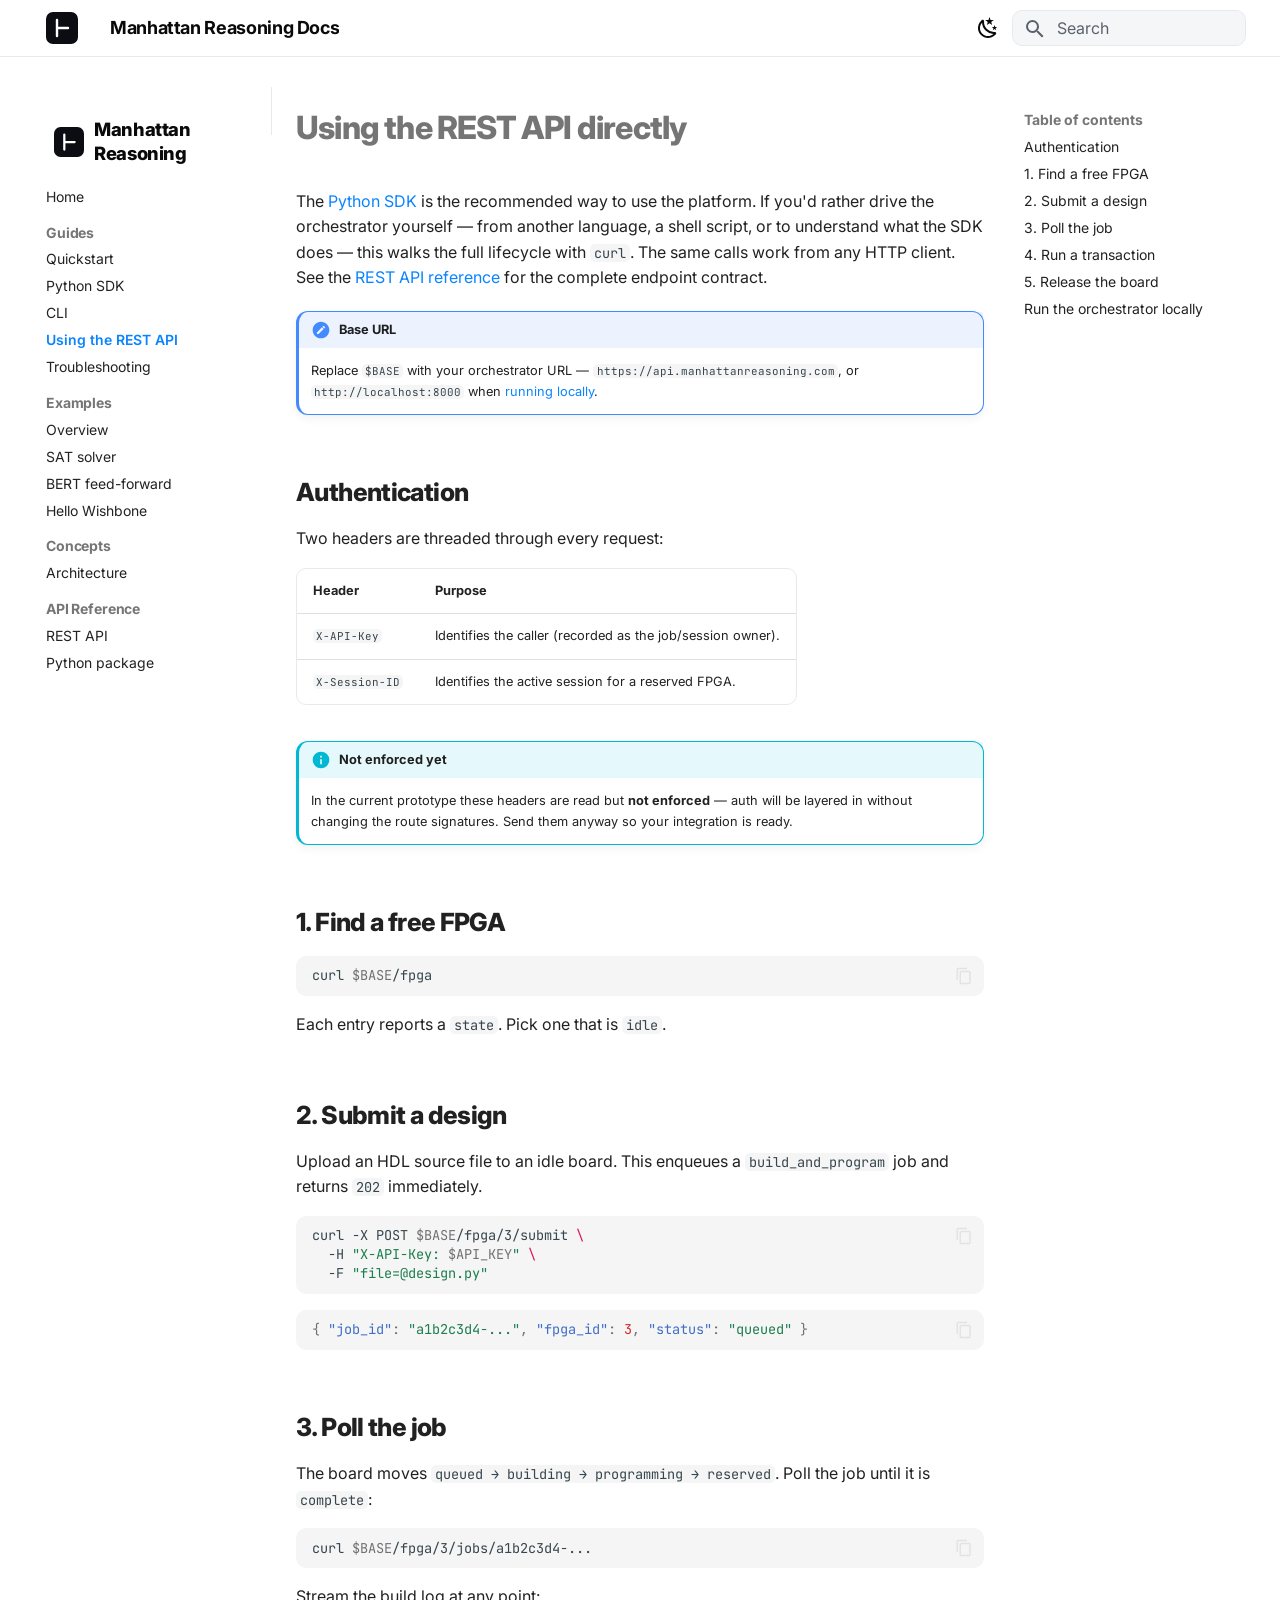
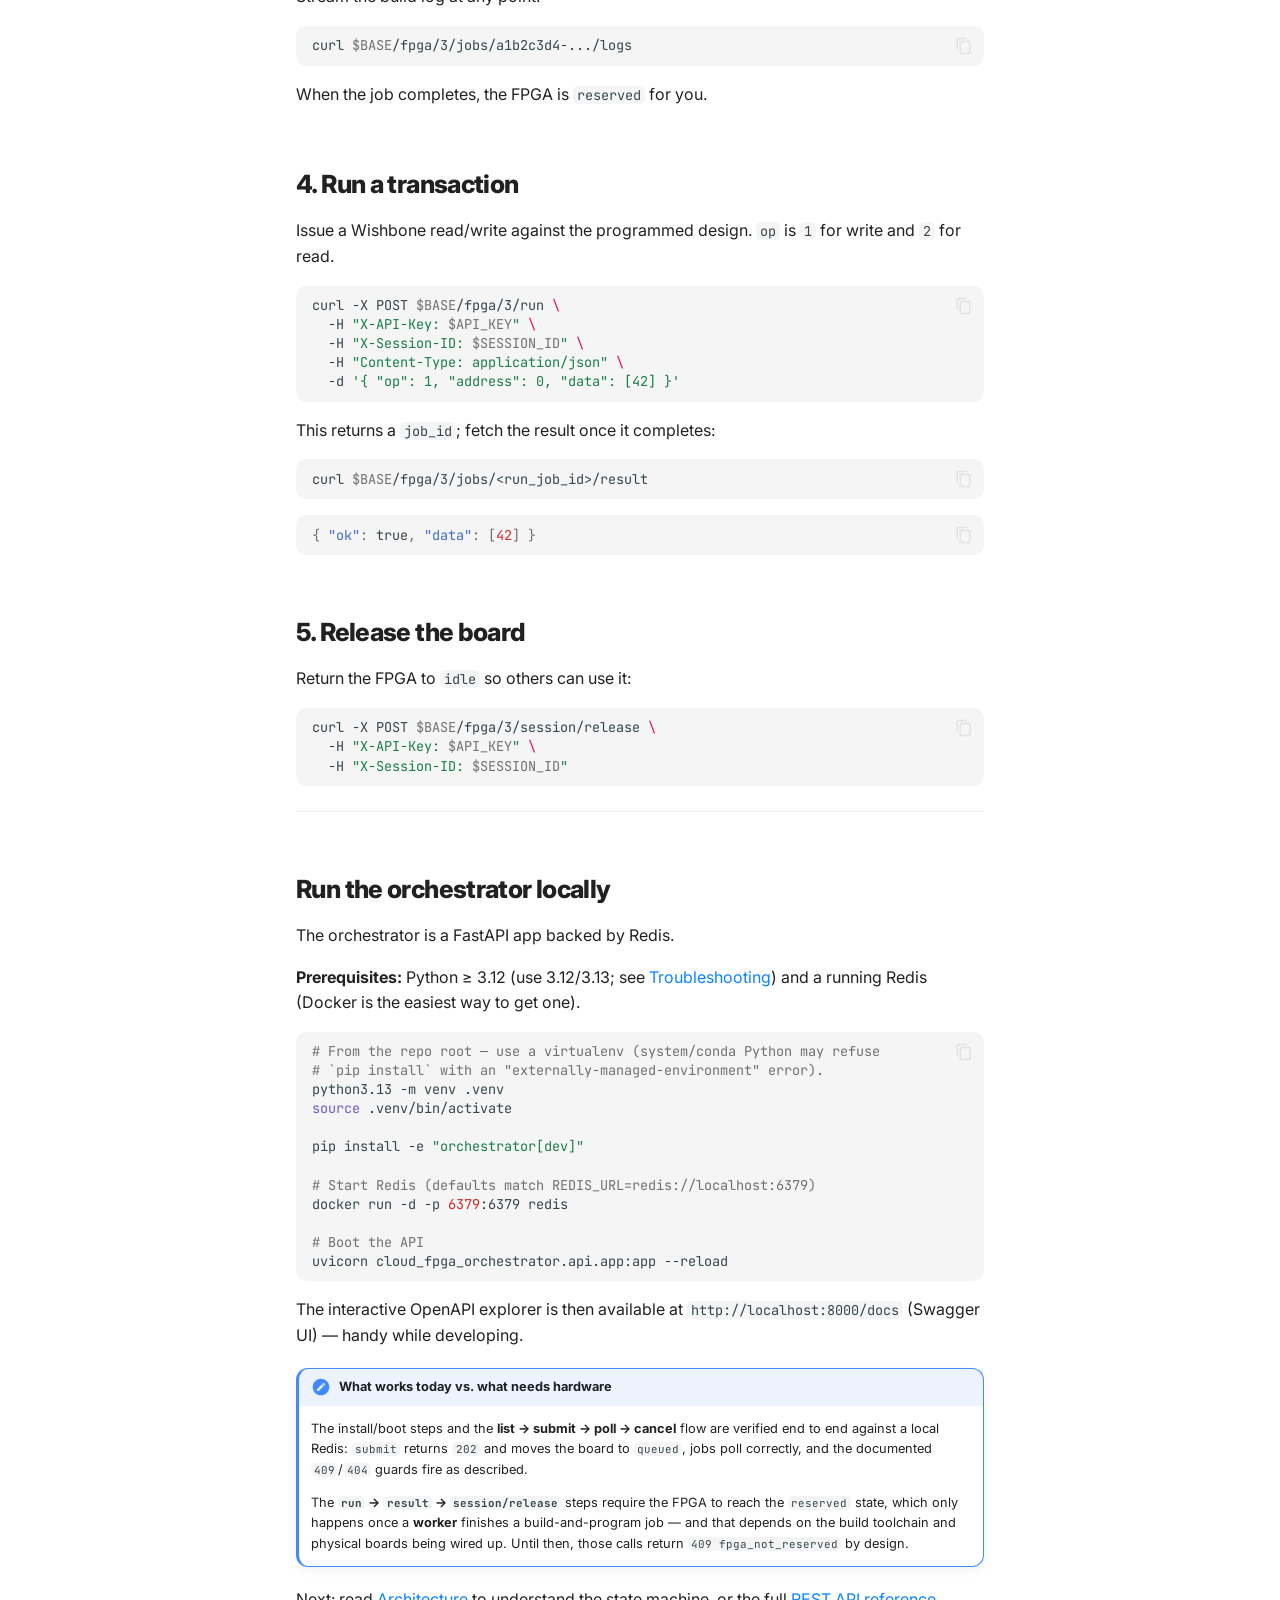
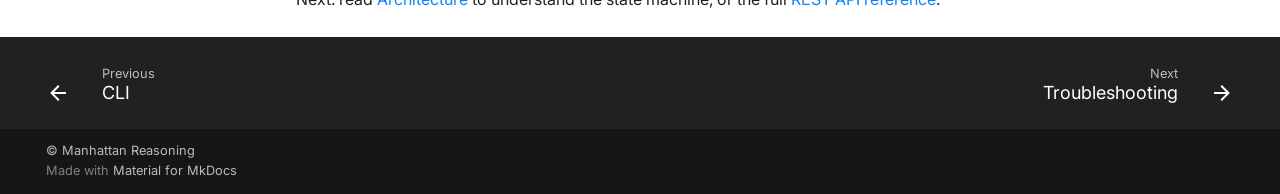
<file: guides/rest/index.html>
<!doctype html>
<html lang="en" class="no-js">
  <head>
    
      <meta charset="utf-8">
      <meta name="viewport" content="width=device-width,initial-scale=1">
      
        <meta name="description" content="Cloud FPGA infrastructure for hardware-reasoning agents — guides, concepts, and API reference for the Cloud FPGA Orchestrator.">
      
      
      
        <link rel="canonical" href="https://docs.manhattanreasoning.com/guides/rest/">
      
      
        <link rel="prev" href="../cli/">
      
      
        <link rel="next" href="../troubleshooting/">
      
      
      <link rel="icon" href="../../assets/turnstile.svg">
      <meta name="generator" content="mkdocs-1.6.1, mkdocs-material-9.5.39">
    
    
      
        <title>Using the REST API - Manhattan Reasoning Docs</title>
      
    
    
      <link rel="stylesheet" href="../../assets/stylesheets/main.8c3ca2c6.min.css">
      
        
        <link rel="stylesheet" href="../../assets/stylesheets/palette.06af60db.min.css">
      
      


    
    
      
    
    
      
        
        
        <link rel="preconnect" href="https://fonts.gstatic.com" crossorigin>
        <link rel="stylesheet" href="https://fonts.googleapis.com/css?family=Inter:300,300i,400,400i,700,700i%7CJetBrains+Mono:400,400i,700,700i&display=fallback">
        <style>:root{--md-text-font:"Inter";--md-code-font:"JetBrains Mono"}</style>
      
    
    
      <link rel="stylesheet" href="../../assets/_mkdocstrings.css">
    
      <link rel="stylesheet" href="../../stylesheets/extra.css">
    
    <script>__md_scope=new URL("../..",location),__md_hash=e=>[...e].reduce(((e,_)=>(e<<5)-e+_.charCodeAt(0)),0),__md_get=(e,_=localStorage,t=__md_scope)=>JSON.parse(_.getItem(t.pathname+"."+e)),__md_set=(e,_,t=localStorage,a=__md_scope)=>{try{t.setItem(a.pathname+"."+e,JSON.stringify(_))}catch(e){}}</script>
    
      

    
    
    
  </head>
  
  
    
    
      
    
    
    
    
    <body dir="ltr" data-md-color-scheme="default" data-md-color-primary="custom" data-md-color-accent="custom">
  
    
    <input class="md-toggle" data-md-toggle="drawer" type="checkbox" id="__drawer" autocomplete="off">
    <input class="md-toggle" data-md-toggle="search" type="checkbox" id="__search" autocomplete="off">
    <label class="md-overlay" for="__drawer"></label>
    <div data-md-component="skip">
      
        
        <a href="#using-the-rest-api-directly" class="md-skip">
          Skip to content
        </a>
      
    </div>
    <div data-md-component="announce">
      
    </div>
    
    
      

  

<header class="md-header md-header--shadow" data-md-component="header">
  <nav class="md-header__inner md-grid" aria-label="Header">
    <a href="https://manhattanreasoning.com" title="Manhattan Reasoning Docs" class="md-header__button md-logo" aria-label="Manhattan Reasoning Docs" data-md-component="logo">
      
  <img src="../../assets/turnstile.svg" alt="logo">

    </a>
    <label class="md-header__button md-icon" for="__drawer">
      
      <svg xmlns="http://www.w3.org/2000/svg" viewBox="0 0 24 24"><path d="M3 6h18v2H3zm0 5h18v2H3zm0 5h18v2H3z"/></svg>
    </label>
    <div class="md-header__title" data-md-component="header-title">
      <div class="md-header__ellipsis">
        <div class="md-header__topic">
          <span class="md-ellipsis">
            Manhattan Reasoning Docs
          </span>
        </div>
        <div class="md-header__topic" data-md-component="header-topic">
          <span class="md-ellipsis">
            
              Using the REST API
            
          </span>
        </div>
      </div>
    </div>
    
      
        <form class="md-header__option" data-md-component="palette">
  
    
    
    
    <input class="md-option" data-md-color-media="(prefers-color-scheme: light)" data-md-color-scheme="default" data-md-color-primary="custom" data-md-color-accent="custom"  aria-label="Switch to dark mode"  type="radio" name="__palette" id="__palette_0">
    
      <label class="md-header__button md-icon" title="Switch to dark mode" for="__palette_1" hidden>
        <svg xmlns="http://www.w3.org/2000/svg" viewBox="0 0 24 24"><path d="m17.75 4.09-2.53 1.94.91 3.06-2.63-1.81-2.63 1.81.91-3.06-2.53-1.94L12.44 4l1.06-3 1.06 3zm3.5 6.91-1.64 1.25.59 1.98-1.7-1.17-1.7 1.17.59-1.98L15.75 11l2.06-.05L18.5 9l.69 1.95zm-2.28 4.95c.83-.08 1.72 1.1 1.19 1.85-.32.45-.66.87-1.08 1.27C15.17 23 8.84 23 4.94 19.07c-3.91-3.9-3.91-10.24 0-14.14.4-.4.82-.76 1.27-1.08.75-.53 1.93.36 1.85 1.19-.27 2.86.69 5.83 2.89 8.02a9.96 9.96 0 0 0 8.02 2.89m-1.64 2.02a12.08 12.08 0 0 1-7.8-3.47c-2.17-2.19-3.33-5-3.49-7.82-2.81 3.14-2.7 7.96.31 10.98 3.02 3.01 7.84 3.12 10.98.31"/></svg>
      </label>
    
  
    
    
    
    <input class="md-option" data-md-color-media="(prefers-color-scheme: dark)" data-md-color-scheme="slate" data-md-color-primary="custom" data-md-color-accent="custom"  aria-label="Switch to light mode"  type="radio" name="__palette" id="__palette_1">
    
      <label class="md-header__button md-icon" title="Switch to light mode" for="__palette_0" hidden>
        <svg xmlns="http://www.w3.org/2000/svg" viewBox="0 0 24 24"><path d="M12 7a5 5 0 0 1 5 5 5 5 0 0 1-5 5 5 5 0 0 1-5-5 5 5 0 0 1 5-5m0 2a3 3 0 0 0-3 3 3 3 0 0 0 3 3 3 3 0 0 0 3-3 3 3 0 0 0-3-3m0-7 2.39 3.42C13.65 5.15 12.84 5 12 5s-1.65.15-2.39.42zM3.34 7l4.16-.35A7.2 7.2 0 0 0 5.94 8.5c-.44.74-.69 1.5-.83 2.29zm.02 10 1.76-3.77a7.131 7.131 0 0 0 2.38 4.14zM20.65 7l-1.77 3.79a7.02 7.02 0 0 0-2.38-4.15zm-.01 10-4.14.36c.59-.51 1.12-1.14 1.54-1.86.42-.73.69-1.5.83-2.29zM12 22l-2.41-3.44c.74.27 1.55.44 2.41.44.82 0 1.63-.17 2.37-.44z"/></svg>
      </label>
    
  
</form>
      
    
    
      <script>var palette=__md_get("__palette");if(palette&&palette.color){if("(prefers-color-scheme)"===palette.color.media){var media=matchMedia("(prefers-color-scheme: light)"),input=document.querySelector(media.matches?"[data-md-color-media='(prefers-color-scheme: light)']":"[data-md-color-media='(prefers-color-scheme: dark)']");palette.color.media=input.getAttribute("data-md-color-media"),palette.color.scheme=input.getAttribute("data-md-color-scheme"),palette.color.primary=input.getAttribute("data-md-color-primary"),palette.color.accent=input.getAttribute("data-md-color-accent")}for(var[key,value]of Object.entries(palette.color))document.body.setAttribute("data-md-color-"+key,value)}</script>
    
    
    
      <label class="md-header__button md-icon" for="__search">
        
        <svg xmlns="http://www.w3.org/2000/svg" viewBox="0 0 24 24"><path d="M9.5 3A6.5 6.5 0 0 1 16 9.5c0 1.61-.59 3.09-1.56 4.23l.27.27h.79l5 5-1.5 1.5-5-5v-.79l-.27-.27A6.52 6.52 0 0 1 9.5 16 6.5 6.5 0 0 1 3 9.5 6.5 6.5 0 0 1 9.5 3m0 2C7 5 5 7 5 9.5S7 14 9.5 14 14 12 14 9.5 12 5 9.5 5"/></svg>
      </label>
      <div class="md-search" data-md-component="search" role="dialog">
  <label class="md-search__overlay" for="__search"></label>
  <div class="md-search__inner" role="search">
    <form class="md-search__form" name="search">
      <input type="text" class="md-search__input" name="query" aria-label="Search" placeholder="Search" autocapitalize="off" autocorrect="off" autocomplete="off" spellcheck="false" data-md-component="search-query" required>
      <label class="md-search__icon md-icon" for="__search">
        
        <svg xmlns="http://www.w3.org/2000/svg" viewBox="0 0 24 24"><path d="M9.5 3A6.5 6.5 0 0 1 16 9.5c0 1.61-.59 3.09-1.56 4.23l.27.27h.79l5 5-1.5 1.5-5-5v-.79l-.27-.27A6.52 6.52 0 0 1 9.5 16 6.5 6.5 0 0 1 3 9.5 6.5 6.5 0 0 1 9.5 3m0 2C7 5 5 7 5 9.5S7 14 9.5 14 14 12 14 9.5 12 5 9.5 5"/></svg>
        
        <svg xmlns="http://www.w3.org/2000/svg" viewBox="0 0 24 24"><path d="M20 11v2H8l5.5 5.5-1.42 1.42L4.16 12l7.92-7.92L13.5 5.5 8 11z"/></svg>
      </label>
      <nav class="md-search__options" aria-label="Search">
        
        <button type="reset" class="md-search__icon md-icon" title="Clear" aria-label="Clear" tabindex="-1">
          
          <svg xmlns="http://www.w3.org/2000/svg" viewBox="0 0 24 24"><path d="M19 6.41 17.59 5 12 10.59 6.41 5 5 6.41 10.59 12 5 17.59 6.41 19 12 13.41 17.59 19 19 17.59 13.41 12z"/></svg>
        </button>
      </nav>
      
        <div class="md-search__suggest" data-md-component="search-suggest"></div>
      
    </form>
    <div class="md-search__output">
      <div class="md-search__scrollwrap" tabindex="0" data-md-scrollfix>
        <div class="md-search-result" data-md-component="search-result">
          <div class="md-search-result__meta">
            Initializing search
          </div>
          <ol class="md-search-result__list" role="presentation"></ol>
        </div>
      </div>
    </div>
  </div>
</div>
    
    
  </nav>
  
</header>
    
    <div class="md-container" data-md-component="container">
      
      
        
          
        
      
      <main class="md-main" data-md-component="main">
        <div class="md-main__inner md-grid">
          
            
              
              <div class="md-sidebar md-sidebar--primary" data-md-component="sidebar" data-md-type="navigation" >
                <div class="md-sidebar__scrollwrap">
                  <div class="md-sidebar__inner">
                    



<nav class="md-nav md-nav--primary" aria-label="Navigation" data-md-level="0">
  <label class="md-nav__title" for="__drawer">
    <a href="https://manhattanreasoning.com" title="Manhattan Reasoning Docs" class="md-nav__button md-logo" aria-label="Manhattan Reasoning Docs" data-md-component="logo">
      
  <img src="../../assets/turnstile.svg" alt="logo">

    </a>
    Manhattan Reasoning Docs
  </label>
  
  <ul class="md-nav__list" data-md-scrollfix>
    
      
      
  
  
  
  
    <li class="md-nav__item">
      <a href="../.." class="md-nav__link">
        
  
  <span class="md-ellipsis">
    Home
  </span>
  

      </a>
    </li>
  

    
      
      
  
  
    
  
  
  
    
    
    
      
        
        
      
    
    
    <li class="md-nav__item md-nav__item--active md-nav__item--section md-nav__item--nested">
      
        
        
        <input class="md-nav__toggle md-toggle " type="checkbox" id="__nav_2" checked>
        
          
          <label class="md-nav__link" for="__nav_2" id="__nav_2_label" tabindex="">
            
  
  <span class="md-ellipsis">
    Guides
  </span>
  

            <span class="md-nav__icon md-icon"></span>
          </label>
        
        <nav class="md-nav" data-md-level="1" aria-labelledby="__nav_2_label" aria-expanded="true">
          <label class="md-nav__title" for="__nav_2">
            <span class="md-nav__icon md-icon"></span>
            Guides
          </label>
          <ul class="md-nav__list" data-md-scrollfix>
            
              
                
  
  
  
  
    <li class="md-nav__item">
      <a href="../quickstart/" class="md-nav__link">
        
  
  <span class="md-ellipsis">
    Quickstart
  </span>
  

      </a>
    </li>
  

              
            
              
                
  
  
  
  
    <li class="md-nav__item">
      <a href="../sdk/" class="md-nav__link">
        
  
  <span class="md-ellipsis">
    Python SDK
  </span>
  

      </a>
    </li>
  

              
            
              
                
  
  
  
  
    <li class="md-nav__item">
      <a href="../cli/" class="md-nav__link">
        
  
  <span class="md-ellipsis">
    CLI
  </span>
  

      </a>
    </li>
  

              
            
              
                
  
  
    
  
  
  
    <li class="md-nav__item md-nav__item--active">
      
      <input class="md-nav__toggle md-toggle" type="checkbox" id="__toc">
      
      
        
      
      
        <label class="md-nav__link md-nav__link--active" for="__toc">
          
  
  <span class="md-ellipsis">
    Using the REST API
  </span>
  

          <span class="md-nav__icon md-icon"></span>
        </label>
      
      <a href="./" class="md-nav__link md-nav__link--active">
        
  
  <span class="md-ellipsis">
    Using the REST API
  </span>
  

      </a>
      
        

<nav class="md-nav md-nav--secondary" aria-label="Table of contents">
  
  
  
    
  
  
    <label class="md-nav__title" for="__toc">
      <span class="md-nav__icon md-icon"></span>
      Table of contents
    </label>
    <ul class="md-nav__list" data-md-component="toc" data-md-scrollfix>
      
        <li class="md-nav__item">
  <a href="#authentication" class="md-nav__link">
    <span class="md-ellipsis">
      Authentication
    </span>
  </a>
  
</li>
      
        <li class="md-nav__item">
  <a href="#1-find-a-free-fpga" class="md-nav__link">
    <span class="md-ellipsis">
      1. Find a free FPGA
    </span>
  </a>
  
</li>
      
        <li class="md-nav__item">
  <a href="#2-submit-a-design" class="md-nav__link">
    <span class="md-ellipsis">
      2. Submit a design
    </span>
  </a>
  
</li>
      
        <li class="md-nav__item">
  <a href="#3-poll-the-job" class="md-nav__link">
    <span class="md-ellipsis">
      3. Poll the job
    </span>
  </a>
  
</li>
      
        <li class="md-nav__item">
  <a href="#4-run-a-transaction" class="md-nav__link">
    <span class="md-ellipsis">
      4. Run a transaction
    </span>
  </a>
  
</li>
      
        <li class="md-nav__item">
  <a href="#5-release-the-board" class="md-nav__link">
    <span class="md-ellipsis">
      5. Release the board
    </span>
  </a>
  
</li>
      
        <li class="md-nav__item">
  <a href="#run-the-orchestrator-locally" class="md-nav__link">
    <span class="md-ellipsis">
      Run the orchestrator locally
    </span>
  </a>
  
</li>
      
    </ul>
  
</nav>
      
    </li>
  

              
            
              
                
  
  
  
  
    <li class="md-nav__item">
      <a href="../troubleshooting/" class="md-nav__link">
        
  
  <span class="md-ellipsis">
    Troubleshooting
  </span>
  

      </a>
    </li>
  

              
            
          </ul>
        </nav>
      
    </li>
  

    
      
      
  
  
  
  
    
    
    
      
        
        
      
    
    
    <li class="md-nav__item md-nav__item--section md-nav__item--nested">
      
        
        
        <input class="md-nav__toggle md-toggle " type="checkbox" id="__nav_3" >
        
          
          <label class="md-nav__link" for="__nav_3" id="__nav_3_label" tabindex="">
            
  
  <span class="md-ellipsis">
    Examples
  </span>
  

            <span class="md-nav__icon md-icon"></span>
          </label>
        
        <nav class="md-nav" data-md-level="1" aria-labelledby="__nav_3_label" aria-expanded="false">
          <label class="md-nav__title" for="__nav_3">
            <span class="md-nav__icon md-icon"></span>
            Examples
          </label>
          <ul class="md-nav__list" data-md-scrollfix>
            
              
                
  
  
  
  
    <li class="md-nav__item">
      <a href="../../examples/" class="md-nav__link">
        
  
  <span class="md-ellipsis">
    Overview
  </span>
  

      </a>
    </li>
  

              
            
              
                
  
  
  
  
    <li class="md-nav__item">
      <a href="../../examples/sat-solver/" class="md-nav__link">
        
  
  <span class="md-ellipsis">
    SAT solver
  </span>
  

      </a>
    </li>
  

              
            
              
                
  
  
  
  
    <li class="md-nav__item">
      <a href="../../examples/bert-ffn/" class="md-nav__link">
        
  
  <span class="md-ellipsis">
    BERT feed-forward
  </span>
  

      </a>
    </li>
  

              
            
              
                
  
  
  
  
    <li class="md-nav__item">
      <a href="../../examples/hello-wishbone/" class="md-nav__link">
        
  
  <span class="md-ellipsis">
    Hello Wishbone
  </span>
  

      </a>
    </li>
  

              
            
          </ul>
        </nav>
      
    </li>
  

    
      
      
  
  
  
  
    
    
    
      
        
        
      
    
    
    <li class="md-nav__item md-nav__item--section md-nav__item--nested">
      
        
        
        <input class="md-nav__toggle md-toggle " type="checkbox" id="__nav_4" >
        
          
          <label class="md-nav__link" for="__nav_4" id="__nav_4_label" tabindex="">
            
  
  <span class="md-ellipsis">
    Concepts
  </span>
  

            <span class="md-nav__icon md-icon"></span>
          </label>
        
        <nav class="md-nav" data-md-level="1" aria-labelledby="__nav_4_label" aria-expanded="false">
          <label class="md-nav__title" for="__nav_4">
            <span class="md-nav__icon md-icon"></span>
            Concepts
          </label>
          <ul class="md-nav__list" data-md-scrollfix>
            
              
                
  
  
  
  
    <li class="md-nav__item">
      <a href="../../concepts/architecture/" class="md-nav__link">
        
  
  <span class="md-ellipsis">
    Architecture
  </span>
  

      </a>
    </li>
  

              
            
          </ul>
        </nav>
      
    </li>
  

    
      
      
  
  
  
  
    
    
    
      
        
        
      
    
    
    <li class="md-nav__item md-nav__item--section md-nav__item--nested">
      
        
        
        <input class="md-nav__toggle md-toggle " type="checkbox" id="__nav_5" >
        
          
          <label class="md-nav__link" for="__nav_5" id="__nav_5_label" tabindex="">
            
  
  <span class="md-ellipsis">
    API Reference
  </span>
  

            <span class="md-nav__icon md-icon"></span>
          </label>
        
        <nav class="md-nav" data-md-level="1" aria-labelledby="__nav_5_label" aria-expanded="false">
          <label class="md-nav__title" for="__nav_5">
            <span class="md-nav__icon md-icon"></span>
            API Reference
          </label>
          <ul class="md-nav__list" data-md-scrollfix>
            
              
                
  
  
  
  
    <li class="md-nav__item">
      <a href="../../api/rest/" class="md-nav__link">
        
  
  <span class="md-ellipsis">
    REST API
  </span>
  

      </a>
    </li>
  

              
            
              
                
  
  
  
  
    <li class="md-nav__item">
      <a href="../../reference/orchestrator/" class="md-nav__link">
        
  
  <span class="md-ellipsis">
    Python package
  </span>
  

      </a>
    </li>
  

              
            
          </ul>
        </nav>
      
    </li>
  

    
  </ul>
</nav>
                  </div>
                </div>
              </div>
            
            
              
              <div class="md-sidebar md-sidebar--secondary" data-md-component="sidebar" data-md-type="toc" >
                <div class="md-sidebar__scrollwrap">
                  <div class="md-sidebar__inner">
                    

<nav class="md-nav md-nav--secondary" aria-label="Table of contents">
  
  
  
    
  
  
    <label class="md-nav__title" for="__toc">
      <span class="md-nav__icon md-icon"></span>
      Table of contents
    </label>
    <ul class="md-nav__list" data-md-component="toc" data-md-scrollfix>
      
        <li class="md-nav__item">
  <a href="#authentication" class="md-nav__link">
    <span class="md-ellipsis">
      Authentication
    </span>
  </a>
  
</li>
      
        <li class="md-nav__item">
  <a href="#1-find-a-free-fpga" class="md-nav__link">
    <span class="md-ellipsis">
      1. Find a free FPGA
    </span>
  </a>
  
</li>
      
        <li class="md-nav__item">
  <a href="#2-submit-a-design" class="md-nav__link">
    <span class="md-ellipsis">
      2. Submit a design
    </span>
  </a>
  
</li>
      
        <li class="md-nav__item">
  <a href="#3-poll-the-job" class="md-nav__link">
    <span class="md-ellipsis">
      3. Poll the job
    </span>
  </a>
  
</li>
      
        <li class="md-nav__item">
  <a href="#4-run-a-transaction" class="md-nav__link">
    <span class="md-ellipsis">
      4. Run a transaction
    </span>
  </a>
  
</li>
      
        <li class="md-nav__item">
  <a href="#5-release-the-board" class="md-nav__link">
    <span class="md-ellipsis">
      5. Release the board
    </span>
  </a>
  
</li>
      
        <li class="md-nav__item">
  <a href="#run-the-orchestrator-locally" class="md-nav__link">
    <span class="md-ellipsis">
      Run the orchestrator locally
    </span>
  </a>
  
</li>
      
    </ul>
  
</nav>
                  </div>
                </div>
              </div>
            
          
          
            <div class="md-content" data-md-component="content">
              <article class="md-content__inner md-typeset">
                
                  


<h1 id="using-the-rest-api-directly">Using the REST API directly<a class="headerlink" href="#using-the-rest-api-directly" title="Permanent link">&para;</a></h1>
<p>The <a href="../sdk/">Python SDK</a> is the recommended way to use the platform. If you'd
rather drive the orchestrator yourself — from another language, a shell script,
or to understand what the SDK does — this walks the full lifecycle with <code>curl</code>.
The same calls work from any HTTP client. See the
<a href="../../api/rest/">REST API reference</a> for the complete endpoint contract.</p>
<div class="admonition note">
<p class="admonition-title">Base URL</p>
<p>Replace <code>$BASE</code> with your orchestrator URL — <code>https://api.manhattanreasoning.com</code>,
or <code>http://localhost:8000</code> when <a href="#run-the-orchestrator-locally">running locally</a>.</p>
</div>
<h2 id="authentication">Authentication<a class="headerlink" href="#authentication" title="Permanent link">&para;</a></h2>
<p>Two headers are threaded through every request:</p>
<table>
<thead>
<tr>
<th>Header</th>
<th>Purpose</th>
</tr>
</thead>
<tbody>
<tr>
<td><code>X-API-Key</code></td>
<td>Identifies the caller (recorded as the job/session owner).</td>
</tr>
<tr>
<td><code>X-Session-ID</code></td>
<td>Identifies the active session for a reserved FPGA.</td>
</tr>
</tbody>
</table>
<div class="admonition info">
<p class="admonition-title">Not enforced yet</p>
<p>In the current prototype these headers are read but <strong>not enforced</strong> — auth
will be layered in without changing the route signatures. Send them anyway
so your integration is ready.</p>
</div>
<h2 id="1-find-a-free-fpga">1. Find a free FPGA<a class="headerlink" href="#1-find-a-free-fpga" title="Permanent link">&para;</a></h2>
<div class="highlight"><pre><span></span><code><a id="__codelineno-0-1" name="__codelineno-0-1" href="#__codelineno-0-1"></a>curl<span class="w"> </span><span class="nv">$BASE</span>/fpga
</code></pre></div>
<p>Each entry reports a <code>state</code>. Pick one that is <code>idle</code>.</p>
<h2 id="2-submit-a-design">2. Submit a design<a class="headerlink" href="#2-submit-a-design" title="Permanent link">&para;</a></h2>
<p>Upload an HDL source file to an idle board. This enqueues a <code>build_and_program</code>
job and returns <code>202</code> immediately.</p>
<div class="highlight"><pre><span></span><code><a id="__codelineno-1-1" name="__codelineno-1-1" href="#__codelineno-1-1"></a>curl<span class="w"> </span>-X<span class="w"> </span>POST<span class="w"> </span><span class="nv">$BASE</span>/fpga/3/submit<span class="w"> </span><span class="se">\</span>
<a id="__codelineno-1-2" name="__codelineno-1-2" href="#__codelineno-1-2"></a><span class="w">  </span>-H<span class="w"> </span><span class="s2">&quot;X-API-Key: </span><span class="nv">$API_KEY</span><span class="s2">&quot;</span><span class="w"> </span><span class="se">\</span>
<a id="__codelineno-1-3" name="__codelineno-1-3" href="#__codelineno-1-3"></a><span class="w">  </span>-F<span class="w"> </span><span class="s2">&quot;file=@design.py&quot;</span>
</code></pre></div>
<div class="highlight"><pre><span></span><code><a id="__codelineno-2-1" name="__codelineno-2-1" href="#__codelineno-2-1"></a><span class="p">{</span><span class="w"> </span><span class="nt">&quot;job_id&quot;</span><span class="p">:</span><span class="w"> </span><span class="s2">&quot;a1b2c3d4-...&quot;</span><span class="p">,</span><span class="w"> </span><span class="nt">&quot;fpga_id&quot;</span><span class="p">:</span><span class="w"> </span><span class="mi">3</span><span class="p">,</span><span class="w"> </span><span class="nt">&quot;status&quot;</span><span class="p">:</span><span class="w"> </span><span class="s2">&quot;queued&quot;</span><span class="w"> </span><span class="p">}</span>
</code></pre></div>
<h2 id="3-poll-the-job">3. Poll the job<a class="headerlink" href="#3-poll-the-job" title="Permanent link">&para;</a></h2>
<p>The board moves <code>queued → building → programming → reserved</code>. Poll the job until
it is <code>complete</code>:</p>
<div class="highlight"><pre><span></span><code><a id="__codelineno-3-1" name="__codelineno-3-1" href="#__codelineno-3-1"></a>curl<span class="w"> </span><span class="nv">$BASE</span>/fpga/3/jobs/a1b2c3d4-...
</code></pre></div>
<p>Stream the build log at any point:</p>
<div class="highlight"><pre><span></span><code><a id="__codelineno-4-1" name="__codelineno-4-1" href="#__codelineno-4-1"></a>curl<span class="w"> </span><span class="nv">$BASE</span>/fpga/3/jobs/a1b2c3d4-.../logs
</code></pre></div>
<p>When the job completes, the FPGA is <code>reserved</code> for you.</p>
<h2 id="4-run-a-transaction">4. Run a transaction<a class="headerlink" href="#4-run-a-transaction" title="Permanent link">&para;</a></h2>
<p>Issue a Wishbone read/write against the programmed design. <code>op</code> is <code>1</code> for write
and <code>2</code> for read.</p>
<div class="highlight"><pre><span></span><code><a id="__codelineno-5-1" name="__codelineno-5-1" href="#__codelineno-5-1"></a>curl<span class="w"> </span>-X<span class="w"> </span>POST<span class="w"> </span><span class="nv">$BASE</span>/fpga/3/run<span class="w"> </span><span class="se">\</span>
<a id="__codelineno-5-2" name="__codelineno-5-2" href="#__codelineno-5-2"></a><span class="w">  </span>-H<span class="w"> </span><span class="s2">&quot;X-API-Key: </span><span class="nv">$API_KEY</span><span class="s2">&quot;</span><span class="w"> </span><span class="se">\</span>
<a id="__codelineno-5-3" name="__codelineno-5-3" href="#__codelineno-5-3"></a><span class="w">  </span>-H<span class="w"> </span><span class="s2">&quot;X-Session-ID: </span><span class="nv">$SESSION_ID</span><span class="s2">&quot;</span><span class="w"> </span><span class="se">\</span>
<a id="__codelineno-5-4" name="__codelineno-5-4" href="#__codelineno-5-4"></a><span class="w">  </span>-H<span class="w"> </span><span class="s2">&quot;Content-Type: application/json&quot;</span><span class="w"> </span><span class="se">\</span>
<a id="__codelineno-5-5" name="__codelineno-5-5" href="#__codelineno-5-5"></a><span class="w">  </span>-d<span class="w"> </span><span class="s1">&#39;{ &quot;op&quot;: 1, &quot;address&quot;: 0, &quot;data&quot;: [42] }&#39;</span>
</code></pre></div>
<p>This returns a <code>job_id</code>; fetch the result once it completes:</p>
<div class="highlight"><pre><span></span><code><a id="__codelineno-6-1" name="__codelineno-6-1" href="#__codelineno-6-1"></a>curl<span class="w"> </span><span class="nv">$BASE</span>/fpga/3/jobs/&lt;run_job_id&gt;/result
</code></pre></div>
<div class="highlight"><pre><span></span><code><a id="__codelineno-7-1" name="__codelineno-7-1" href="#__codelineno-7-1"></a><span class="p">{</span><span class="w"> </span><span class="nt">&quot;ok&quot;</span><span class="p">:</span><span class="w"> </span><span class="kc">true</span><span class="p">,</span><span class="w"> </span><span class="nt">&quot;data&quot;</span><span class="p">:</span><span class="w"> </span><span class="p">[</span><span class="mi">42</span><span class="p">]</span><span class="w"> </span><span class="p">}</span>
</code></pre></div>
<h2 id="5-release-the-board">5. Release the board<a class="headerlink" href="#5-release-the-board" title="Permanent link">&para;</a></h2>
<p>Return the FPGA to <code>idle</code> so others can use it:</p>
<div class="highlight"><pre><span></span><code><a id="__codelineno-8-1" name="__codelineno-8-1" href="#__codelineno-8-1"></a>curl<span class="w"> </span>-X<span class="w"> </span>POST<span class="w"> </span><span class="nv">$BASE</span>/fpga/3/session/release<span class="w"> </span><span class="se">\</span>
<a id="__codelineno-8-2" name="__codelineno-8-2" href="#__codelineno-8-2"></a><span class="w">  </span>-H<span class="w"> </span><span class="s2">&quot;X-API-Key: </span><span class="nv">$API_KEY</span><span class="s2">&quot;</span><span class="w"> </span><span class="se">\</span>
<a id="__codelineno-8-3" name="__codelineno-8-3" href="#__codelineno-8-3"></a><span class="w">  </span>-H<span class="w"> </span><span class="s2">&quot;X-Session-ID: </span><span class="nv">$SESSION_ID</span><span class="s2">&quot;</span>
</code></pre></div>
<hr />
<h2 id="run-the-orchestrator-locally">Run the orchestrator locally<a class="headerlink" href="#run-the-orchestrator-locally" title="Permanent link">&para;</a></h2>
<p>The orchestrator is a FastAPI app backed by Redis.</p>
<p><strong>Prerequisites:</strong> Python ≥ 3.12 (use 3.12/3.13; see
<a href="../troubleshooting/#python-m-venv-fails-with-an-ensurepip-error">Troubleshooting</a>)
and a running Redis (Docker is the easiest way to get one).</p>
<div class="highlight"><pre><span></span><code><a id="__codelineno-9-1" name="__codelineno-9-1" href="#__codelineno-9-1"></a><span class="c1"># From the repo root — use a virtualenv (system/conda Python may refuse</span>
<a id="__codelineno-9-2" name="__codelineno-9-2" href="#__codelineno-9-2"></a><span class="c1"># `pip install` with an &quot;externally-managed-environment&quot; error).</span>
<a id="__codelineno-9-3" name="__codelineno-9-3" href="#__codelineno-9-3"></a>python3.13<span class="w"> </span>-m<span class="w"> </span>venv<span class="w"> </span>.venv
<a id="__codelineno-9-4" name="__codelineno-9-4" href="#__codelineno-9-4"></a><span class="nb">source</span><span class="w"> </span>.venv/bin/activate
<a id="__codelineno-9-5" name="__codelineno-9-5" href="#__codelineno-9-5"></a>
<a id="__codelineno-9-6" name="__codelineno-9-6" href="#__codelineno-9-6"></a>pip<span class="w"> </span>install<span class="w"> </span>-e<span class="w"> </span><span class="s2">&quot;orchestrator[dev]&quot;</span>
<a id="__codelineno-9-7" name="__codelineno-9-7" href="#__codelineno-9-7"></a>
<a id="__codelineno-9-8" name="__codelineno-9-8" href="#__codelineno-9-8"></a><span class="c1"># Start Redis (defaults match REDIS_URL=redis://localhost:6379)</span>
<a id="__codelineno-9-9" name="__codelineno-9-9" href="#__codelineno-9-9"></a>docker<span class="w"> </span>run<span class="w"> </span>-d<span class="w"> </span>-p<span class="w"> </span><span class="m">6379</span>:6379<span class="w"> </span>redis
<a id="__codelineno-9-10" name="__codelineno-9-10" href="#__codelineno-9-10"></a>
<a id="__codelineno-9-11" name="__codelineno-9-11" href="#__codelineno-9-11"></a><span class="c1"># Boot the API</span>
<a id="__codelineno-9-12" name="__codelineno-9-12" href="#__codelineno-9-12"></a>uvicorn<span class="w"> </span>cloud_fpga_orchestrator.api.app:app<span class="w"> </span>--reload
</code></pre></div>
<p>The interactive OpenAPI explorer is then available at
<code>http://localhost:8000/docs</code> (Swagger UI) — handy while developing.</p>
<div class="admonition note">
<p class="admonition-title">What works today vs. what needs hardware</p>
<p>The install/boot steps and the <strong>list → submit → poll → cancel</strong> flow are
verified end to end against a local Redis: <code>submit</code> returns <code>202</code> and moves
the board to <code>queued</code>, jobs poll correctly, and the documented <code>409</code>/<code>404</code>
guards fire as described.</p>
<p>The <strong><code>run</code> → <code>result</code> → <code>session/release</code></strong> steps require the FPGA to reach
the <code>reserved</code> state, which only happens once a <strong>worker</strong> finishes a
build-and-program job — and that depends on the build toolchain and physical
boards being wired up. Until then, those calls return <code>409 fpga_not_reserved</code>
by design.</p>
</div>
<p>Next: read <a href="../../concepts/architecture/">Architecture</a> to understand the state
machine, or the full <a href="../../api/rest/">REST API reference</a>.</p>












                
              </article>
            </div>
          
          
<script>var target=document.getElementById(location.hash.slice(1));target&&target.name&&(target.checked=target.name.startsWith("__tabbed_"))</script>
        </div>
        
          <button type="button" class="md-top md-icon" data-md-component="top" hidden>
  
  <svg xmlns="http://www.w3.org/2000/svg" viewBox="0 0 24 24"><path d="M13 20h-2V8l-5.5 5.5-1.42-1.42L12 4.16l7.92 7.92-1.42 1.42L13 8z"/></svg>
  Back to top
</button>
        
      </main>
      
        <footer class="md-footer">
  
    
      
      <nav class="md-footer__inner md-grid" aria-label="Footer" >
        
          
          <a href="../cli/" class="md-footer__link md-footer__link--prev" aria-label="Previous: CLI">
            <div class="md-footer__button md-icon">
              
              <svg xmlns="http://www.w3.org/2000/svg" viewBox="0 0 24 24"><path d="M20 11v2H8l5.5 5.5-1.42 1.42L4.16 12l7.92-7.92L13.5 5.5 8 11z"/></svg>
            </div>
            <div class="md-footer__title">
              <span class="md-footer__direction">
                Previous
              </span>
              <div class="md-ellipsis">
                CLI
              </div>
            </div>
          </a>
        
        
          
          <a href="../troubleshooting/" class="md-footer__link md-footer__link--next" aria-label="Next: Troubleshooting">
            <div class="md-footer__title">
              <span class="md-footer__direction">
                Next
              </span>
              <div class="md-ellipsis">
                Troubleshooting
              </div>
            </div>
            <div class="md-footer__button md-icon">
              
              <svg xmlns="http://www.w3.org/2000/svg" viewBox="0 0 24 24"><path d="M4 11v2h12l-5.5 5.5 1.42 1.42L19.84 12l-7.92-7.92L10.5 5.5 16 11z"/></svg>
            </div>
          </a>
        
      </nav>
    
  
  <div class="md-footer-meta md-typeset">
    <div class="md-footer-meta__inner md-grid">
      <div class="md-copyright">
  
    <div class="md-copyright__highlight">
      © Manhattan Reasoning
    </div>
  
  
    Made with
    <a href="https://squidfunk.github.io/mkdocs-material/" target="_blank" rel="noopener">
      Material for MkDocs
    </a>
  
</div>
      
    </div>
  </div>
</footer>
      
    </div>
    <div class="md-dialog" data-md-component="dialog">
      <div class="md-dialog__inner md-typeset"></div>
    </div>
    
    
    <script id="__config" type="application/json">{"base": "../..", "features": ["navigation.instant", "navigation.tracking", "navigation.sections", "navigation.top", "navigation.footer", "toc.follow", "search.suggest", "search.highlight", "content.code.copy", "content.code.annotate"], "search": "../../assets/javascripts/workers/search.6ce7567c.min.js", "translations": {"clipboard.copied": "Copied to clipboard", "clipboard.copy": "Copy to clipboard", "search.result.more.one": "1 more on this page", "search.result.more.other": "# more on this page", "search.result.none": "No matching documents", "search.result.one": "1 matching document", "search.result.other": "# matching documents", "search.result.placeholder": "Type to start searching", "search.result.term.missing": "Missing", "select.version": "Select version"}}</script>
    
    
      <script src="../../assets/javascripts/bundle.525ec568.min.js"></script>
      
    
  </body>
</html>
</file>
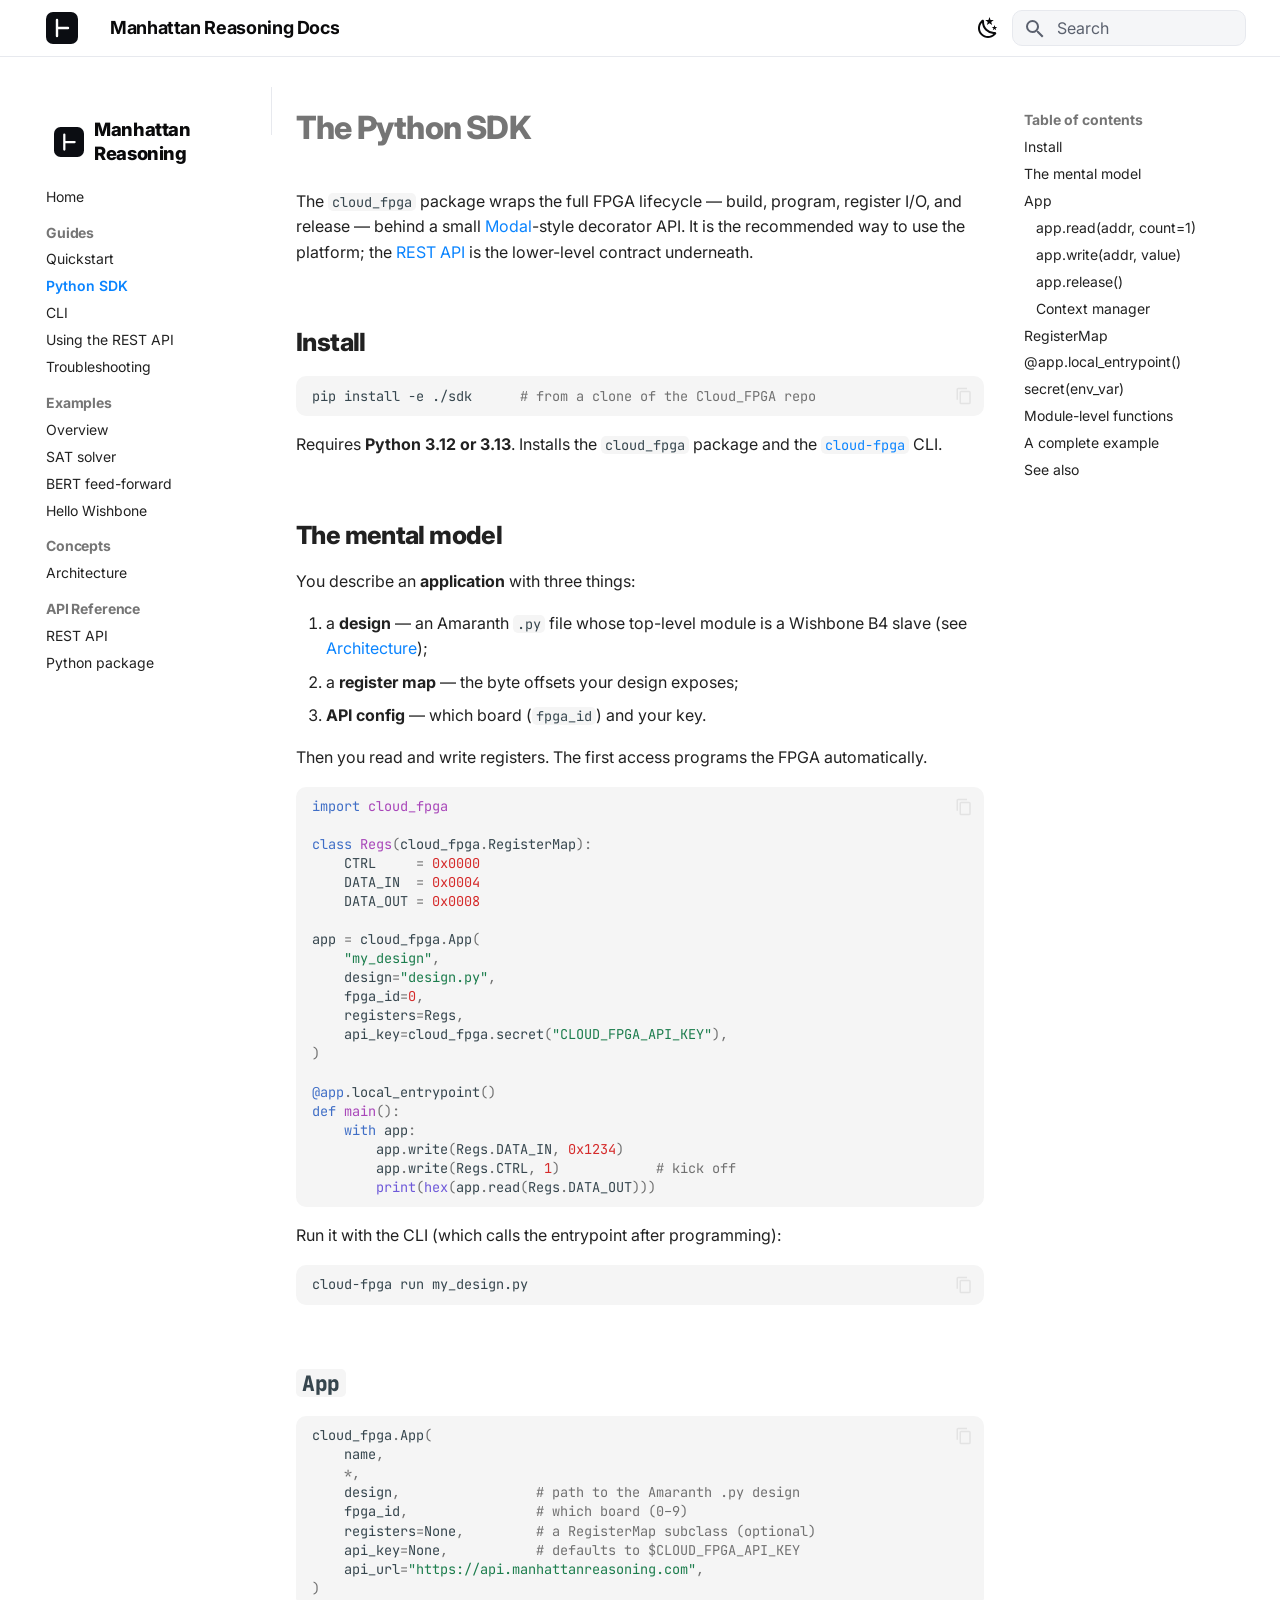
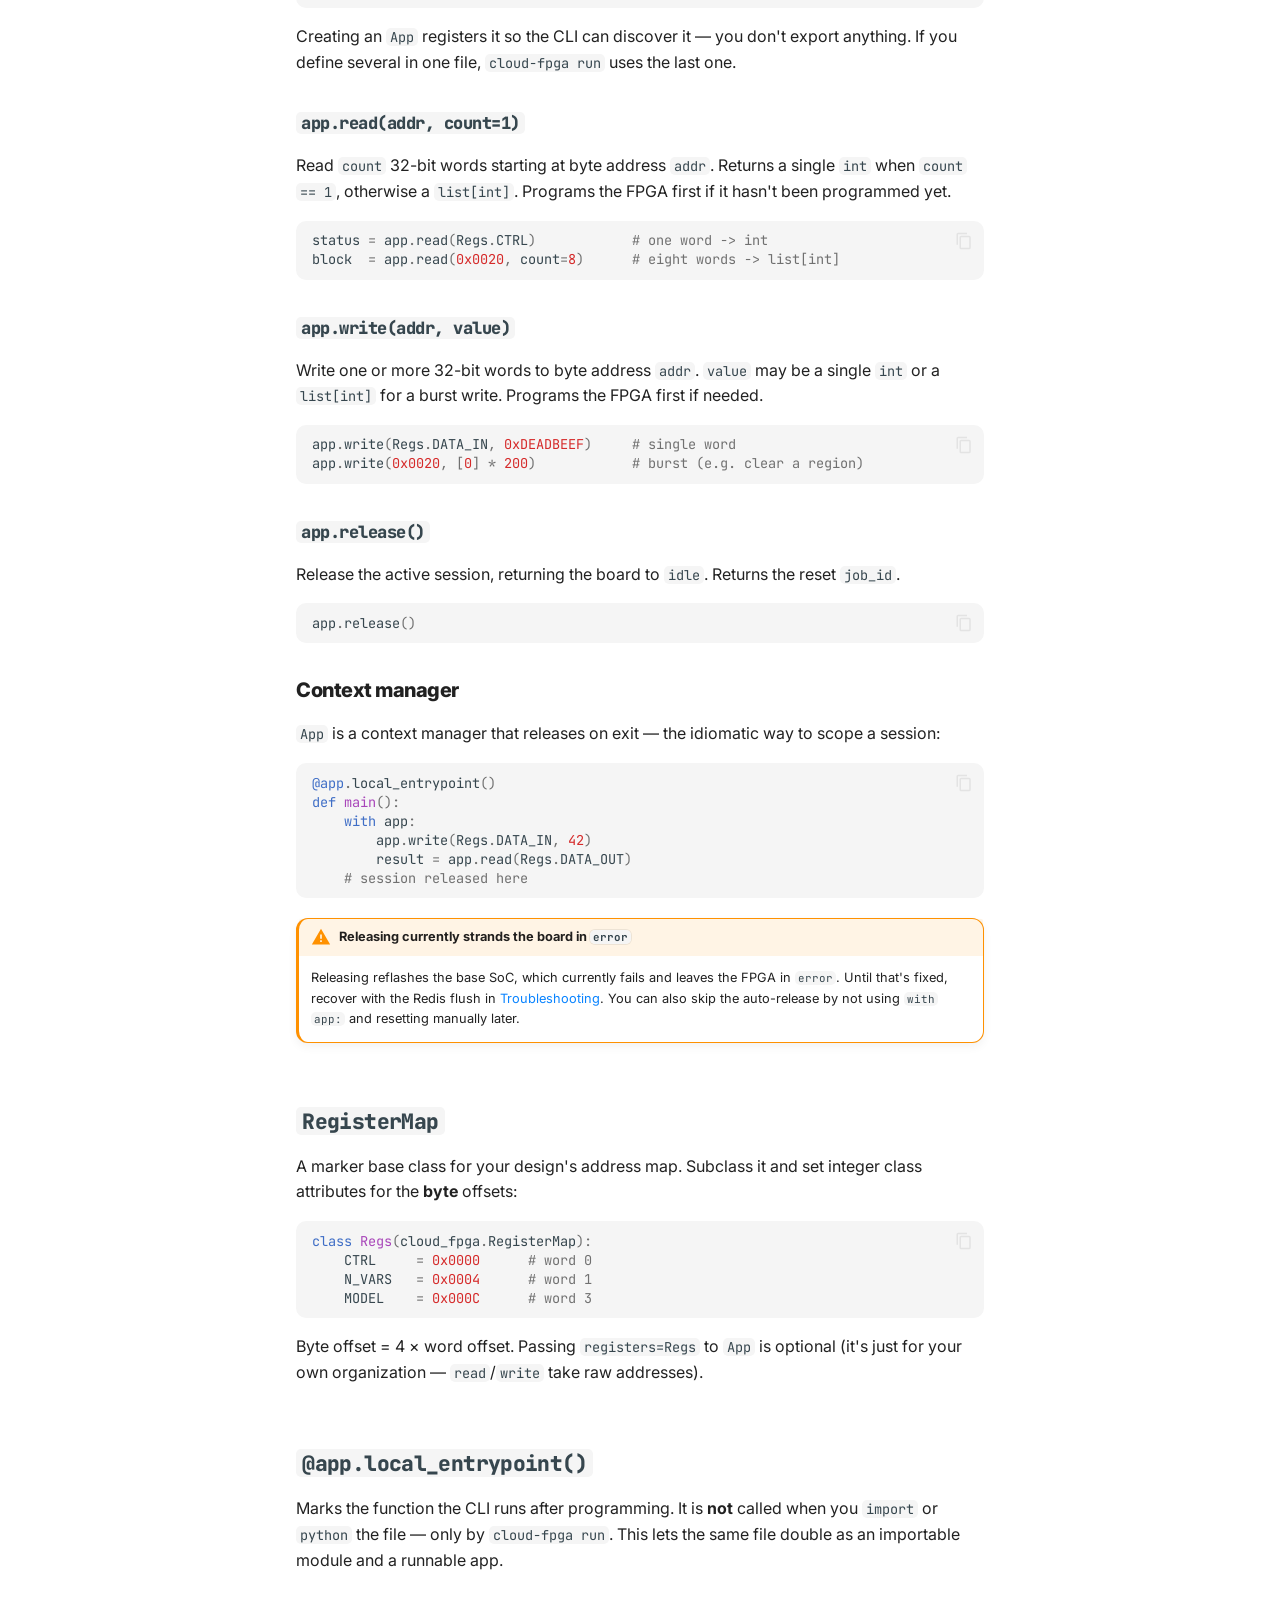
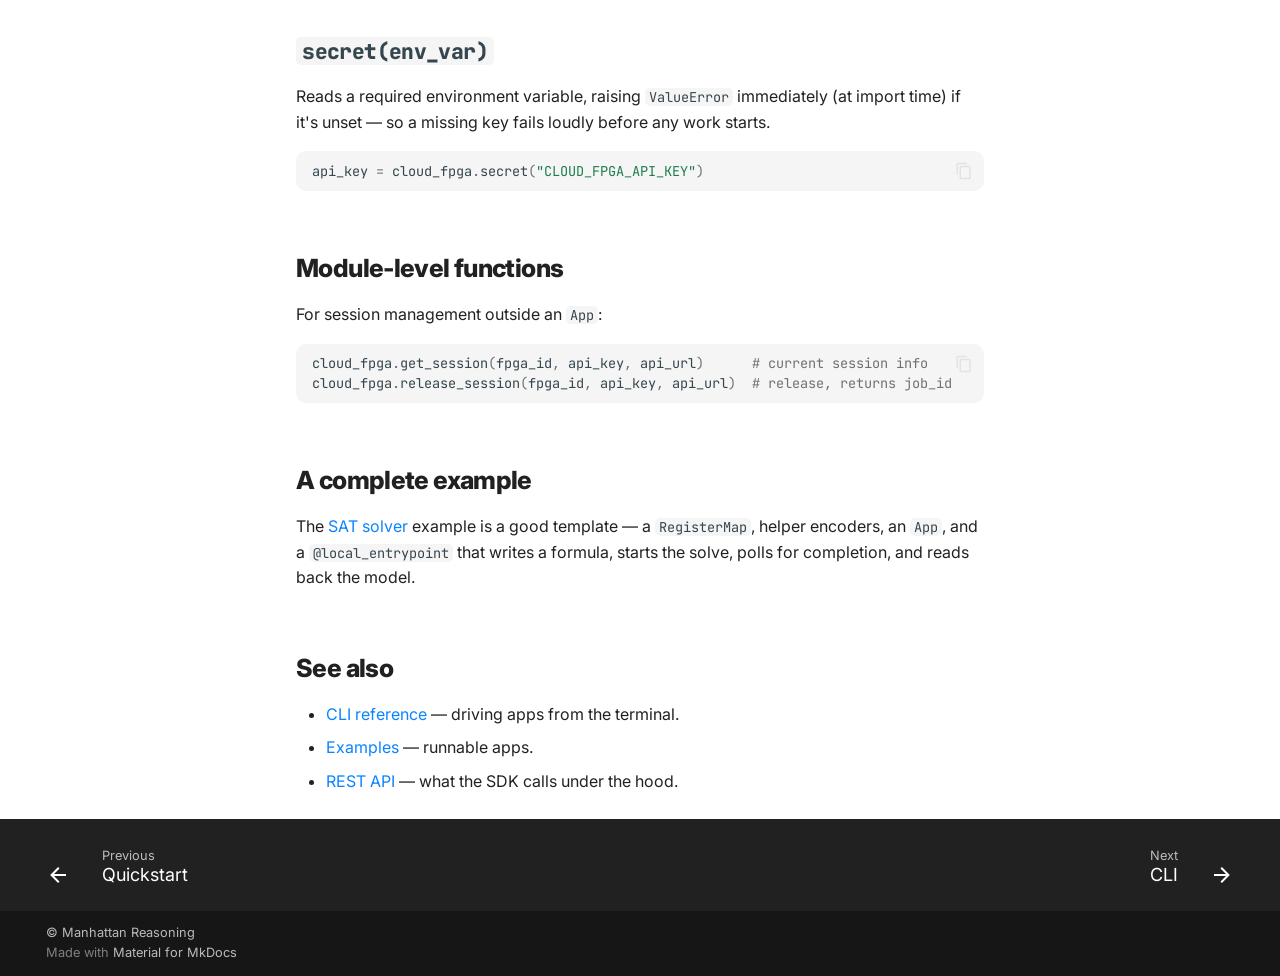
<file: guides/sdk/index.html>
<!doctype html>
<html lang="en" class="no-js">
  <head>
    
      <meta charset="utf-8">
      <meta name="viewport" content="width=device-width,initial-scale=1">
      
        <meta name="description" content="Cloud FPGA infrastructure for hardware-reasoning agents — guides, concepts, and API reference for the Cloud FPGA Orchestrator.">
      
      
      
        <link rel="canonical" href="https://docs.manhattanreasoning.com/guides/sdk/">
      
      
        <link rel="prev" href="../quickstart/">
      
      
        <link rel="next" href="../cli/">
      
      
      <link rel="icon" href="../../assets/turnstile.svg">
      <meta name="generator" content="mkdocs-1.6.1, mkdocs-material-9.5.39">
    
    
      
        <title>Python SDK - Manhattan Reasoning Docs</title>
      
    
    
      <link rel="stylesheet" href="../../assets/stylesheets/main.8c3ca2c6.min.css">
      
        
        <link rel="stylesheet" href="../../assets/stylesheets/palette.06af60db.min.css">
      
      


    
    
      
    
    
      
        
        
        <link rel="preconnect" href="https://fonts.gstatic.com" crossorigin>
        <link rel="stylesheet" href="https://fonts.googleapis.com/css?family=Inter:300,300i,400,400i,700,700i%7CJetBrains+Mono:400,400i,700,700i&display=fallback">
        <style>:root{--md-text-font:"Inter";--md-code-font:"JetBrains Mono"}</style>
      
    
    
      <link rel="stylesheet" href="../../assets/_mkdocstrings.css">
    
      <link rel="stylesheet" href="../../stylesheets/extra.css">
    
    <script>__md_scope=new URL("../..",location),__md_hash=e=>[...e].reduce(((e,_)=>(e<<5)-e+_.charCodeAt(0)),0),__md_get=(e,_=localStorage,t=__md_scope)=>JSON.parse(_.getItem(t.pathname+"."+e)),__md_set=(e,_,t=localStorage,a=__md_scope)=>{try{t.setItem(a.pathname+"."+e,JSON.stringify(_))}catch(e){}}</script>
    
      

    
    
    
  </head>
  
  
    
    
      
    
    
    
    
    <body dir="ltr" data-md-color-scheme="default" data-md-color-primary="custom" data-md-color-accent="custom">
  
    
    <input class="md-toggle" data-md-toggle="drawer" type="checkbox" id="__drawer" autocomplete="off">
    <input class="md-toggle" data-md-toggle="search" type="checkbox" id="__search" autocomplete="off">
    <label class="md-overlay" for="__drawer"></label>
    <div data-md-component="skip">
      
        
        <a href="#the-python-sdk" class="md-skip">
          Skip to content
        </a>
      
    </div>
    <div data-md-component="announce">
      
    </div>
    
    
      

  

<header class="md-header md-header--shadow" data-md-component="header">
  <nav class="md-header__inner md-grid" aria-label="Header">
    <a href="https://manhattanreasoning.com" title="Manhattan Reasoning Docs" class="md-header__button md-logo" aria-label="Manhattan Reasoning Docs" data-md-component="logo">
      
  <img src="../../assets/turnstile.svg" alt="logo">

    </a>
    <label class="md-header__button md-icon" for="__drawer">
      
      <svg xmlns="http://www.w3.org/2000/svg" viewBox="0 0 24 24"><path d="M3 6h18v2H3zm0 5h18v2H3zm0 5h18v2H3z"/></svg>
    </label>
    <div class="md-header__title" data-md-component="header-title">
      <div class="md-header__ellipsis">
        <div class="md-header__topic">
          <span class="md-ellipsis">
            Manhattan Reasoning Docs
          </span>
        </div>
        <div class="md-header__topic" data-md-component="header-topic">
          <span class="md-ellipsis">
            
              Python SDK
            
          </span>
        </div>
      </div>
    </div>
    
      
        <form class="md-header__option" data-md-component="palette">
  
    
    
    
    <input class="md-option" data-md-color-media="(prefers-color-scheme: light)" data-md-color-scheme="default" data-md-color-primary="custom" data-md-color-accent="custom"  aria-label="Switch to dark mode"  type="radio" name="__palette" id="__palette_0">
    
      <label class="md-header__button md-icon" title="Switch to dark mode" for="__palette_1" hidden>
        <svg xmlns="http://www.w3.org/2000/svg" viewBox="0 0 24 24"><path d="m17.75 4.09-2.53 1.94.91 3.06-2.63-1.81-2.63 1.81.91-3.06-2.53-1.94L12.44 4l1.06-3 1.06 3zm3.5 6.91-1.64 1.25.59 1.98-1.7-1.17-1.7 1.17.59-1.98L15.75 11l2.06-.05L18.5 9l.69 1.95zm-2.28 4.95c.83-.08 1.72 1.1 1.19 1.85-.32.45-.66.87-1.08 1.27C15.17 23 8.84 23 4.94 19.07c-3.91-3.9-3.91-10.24 0-14.14.4-.4.82-.76 1.27-1.08.75-.53 1.93.36 1.85 1.19-.27 2.86.69 5.83 2.89 8.02a9.96 9.96 0 0 0 8.02 2.89m-1.64 2.02a12.08 12.08 0 0 1-7.8-3.47c-2.17-2.19-3.33-5-3.49-7.82-2.81 3.14-2.7 7.96.31 10.98 3.02 3.01 7.84 3.12 10.98.31"/></svg>
      </label>
    
  
    
    
    
    <input class="md-option" data-md-color-media="(prefers-color-scheme: dark)" data-md-color-scheme="slate" data-md-color-primary="custom" data-md-color-accent="custom"  aria-label="Switch to light mode"  type="radio" name="__palette" id="__palette_1">
    
      <label class="md-header__button md-icon" title="Switch to light mode" for="__palette_0" hidden>
        <svg xmlns="http://www.w3.org/2000/svg" viewBox="0 0 24 24"><path d="M12 7a5 5 0 0 1 5 5 5 5 0 0 1-5 5 5 5 0 0 1-5-5 5 5 0 0 1 5-5m0 2a3 3 0 0 0-3 3 3 3 0 0 0 3 3 3 3 0 0 0 3-3 3 3 0 0 0-3-3m0-7 2.39 3.42C13.65 5.15 12.84 5 12 5s-1.65.15-2.39.42zM3.34 7l4.16-.35A7.2 7.2 0 0 0 5.94 8.5c-.44.74-.69 1.5-.83 2.29zm.02 10 1.76-3.77a7.131 7.131 0 0 0 2.38 4.14zM20.65 7l-1.77 3.79a7.02 7.02 0 0 0-2.38-4.15zm-.01 10-4.14.36c.59-.51 1.12-1.14 1.54-1.86.42-.73.69-1.5.83-2.29zM12 22l-2.41-3.44c.74.27 1.55.44 2.41.44.82 0 1.63-.17 2.37-.44z"/></svg>
      </label>
    
  
</form>
      
    
    
      <script>var palette=__md_get("__palette");if(palette&&palette.color){if("(prefers-color-scheme)"===palette.color.media){var media=matchMedia("(prefers-color-scheme: light)"),input=document.querySelector(media.matches?"[data-md-color-media='(prefers-color-scheme: light)']":"[data-md-color-media='(prefers-color-scheme: dark)']");palette.color.media=input.getAttribute("data-md-color-media"),palette.color.scheme=input.getAttribute("data-md-color-scheme"),palette.color.primary=input.getAttribute("data-md-color-primary"),palette.color.accent=input.getAttribute("data-md-color-accent")}for(var[key,value]of Object.entries(palette.color))document.body.setAttribute("data-md-color-"+key,value)}</script>
    
    
    
      <label class="md-header__button md-icon" for="__search">
        
        <svg xmlns="http://www.w3.org/2000/svg" viewBox="0 0 24 24"><path d="M9.5 3A6.5 6.5 0 0 1 16 9.5c0 1.61-.59 3.09-1.56 4.23l.27.27h.79l5 5-1.5 1.5-5-5v-.79l-.27-.27A6.52 6.52 0 0 1 9.5 16 6.5 6.5 0 0 1 3 9.5 6.5 6.5 0 0 1 9.5 3m0 2C7 5 5 7 5 9.5S7 14 9.5 14 14 12 14 9.5 12 5 9.5 5"/></svg>
      </label>
      <div class="md-search" data-md-component="search" role="dialog">
  <label class="md-search__overlay" for="__search"></label>
  <div class="md-search__inner" role="search">
    <form class="md-search__form" name="search">
      <input type="text" class="md-search__input" name="query" aria-label="Search" placeholder="Search" autocapitalize="off" autocorrect="off" autocomplete="off" spellcheck="false" data-md-component="search-query" required>
      <label class="md-search__icon md-icon" for="__search">
        
        <svg xmlns="http://www.w3.org/2000/svg" viewBox="0 0 24 24"><path d="M9.5 3A6.5 6.5 0 0 1 16 9.5c0 1.61-.59 3.09-1.56 4.23l.27.27h.79l5 5-1.5 1.5-5-5v-.79l-.27-.27A6.52 6.52 0 0 1 9.5 16 6.5 6.5 0 0 1 3 9.5 6.5 6.5 0 0 1 9.5 3m0 2C7 5 5 7 5 9.5S7 14 9.5 14 14 12 14 9.5 12 5 9.5 5"/></svg>
        
        <svg xmlns="http://www.w3.org/2000/svg" viewBox="0 0 24 24"><path d="M20 11v2H8l5.5 5.5-1.42 1.42L4.16 12l7.92-7.92L13.5 5.5 8 11z"/></svg>
      </label>
      <nav class="md-search__options" aria-label="Search">
        
        <button type="reset" class="md-search__icon md-icon" title="Clear" aria-label="Clear" tabindex="-1">
          
          <svg xmlns="http://www.w3.org/2000/svg" viewBox="0 0 24 24"><path d="M19 6.41 17.59 5 12 10.59 6.41 5 5 6.41 10.59 12 5 17.59 6.41 19 12 13.41 17.59 19 19 17.59 13.41 12z"/></svg>
        </button>
      </nav>
      
        <div class="md-search__suggest" data-md-component="search-suggest"></div>
      
    </form>
    <div class="md-search__output">
      <div class="md-search__scrollwrap" tabindex="0" data-md-scrollfix>
        <div class="md-search-result" data-md-component="search-result">
          <div class="md-search-result__meta">
            Initializing search
          </div>
          <ol class="md-search-result__list" role="presentation"></ol>
        </div>
      </div>
    </div>
  </div>
</div>
    
    
  </nav>
  
</header>
    
    <div class="md-container" data-md-component="container">
      
      
        
          
        
      
      <main class="md-main" data-md-component="main">
        <div class="md-main__inner md-grid">
          
            
              
              <div class="md-sidebar md-sidebar--primary" data-md-component="sidebar" data-md-type="navigation" >
                <div class="md-sidebar__scrollwrap">
                  <div class="md-sidebar__inner">
                    



<nav class="md-nav md-nav--primary" aria-label="Navigation" data-md-level="0">
  <label class="md-nav__title" for="__drawer">
    <a href="https://manhattanreasoning.com" title="Manhattan Reasoning Docs" class="md-nav__button md-logo" aria-label="Manhattan Reasoning Docs" data-md-component="logo">
      
  <img src="../../assets/turnstile.svg" alt="logo">

    </a>
    Manhattan Reasoning Docs
  </label>
  
  <ul class="md-nav__list" data-md-scrollfix>
    
      
      
  
  
  
  
    <li class="md-nav__item">
      <a href="../.." class="md-nav__link">
        
  
  <span class="md-ellipsis">
    Home
  </span>
  

      </a>
    </li>
  

    
      
      
  
  
    
  
  
  
    
    
    
      
        
        
      
    
    
    <li class="md-nav__item md-nav__item--active md-nav__item--section md-nav__item--nested">
      
        
        
        <input class="md-nav__toggle md-toggle " type="checkbox" id="__nav_2" checked>
        
          
          <label class="md-nav__link" for="__nav_2" id="__nav_2_label" tabindex="">
            
  
  <span class="md-ellipsis">
    Guides
  </span>
  

            <span class="md-nav__icon md-icon"></span>
          </label>
        
        <nav class="md-nav" data-md-level="1" aria-labelledby="__nav_2_label" aria-expanded="true">
          <label class="md-nav__title" for="__nav_2">
            <span class="md-nav__icon md-icon"></span>
            Guides
          </label>
          <ul class="md-nav__list" data-md-scrollfix>
            
              
                
  
  
  
  
    <li class="md-nav__item">
      <a href="../quickstart/" class="md-nav__link">
        
  
  <span class="md-ellipsis">
    Quickstart
  </span>
  

      </a>
    </li>
  

              
            
              
                
  
  
    
  
  
  
    <li class="md-nav__item md-nav__item--active">
      
      <input class="md-nav__toggle md-toggle" type="checkbox" id="__toc">
      
      
        
      
      
        <label class="md-nav__link md-nav__link--active" for="__toc">
          
  
  <span class="md-ellipsis">
    Python SDK
  </span>
  

          <span class="md-nav__icon md-icon"></span>
        </label>
      
      <a href="./" class="md-nav__link md-nav__link--active">
        
  
  <span class="md-ellipsis">
    Python SDK
  </span>
  

      </a>
      
        

<nav class="md-nav md-nav--secondary" aria-label="Table of contents">
  
  
  
    
  
  
    <label class="md-nav__title" for="__toc">
      <span class="md-nav__icon md-icon"></span>
      Table of contents
    </label>
    <ul class="md-nav__list" data-md-component="toc" data-md-scrollfix>
      
        <li class="md-nav__item">
  <a href="#install" class="md-nav__link">
    <span class="md-ellipsis">
      Install
    </span>
  </a>
  
</li>
      
        <li class="md-nav__item">
  <a href="#the-mental-model" class="md-nav__link">
    <span class="md-ellipsis">
      The mental model
    </span>
  </a>
  
</li>
      
        <li class="md-nav__item">
  <a href="#app" class="md-nav__link">
    <span class="md-ellipsis">
      App
    </span>
  </a>
  
    <nav class="md-nav" aria-label="App">
      <ul class="md-nav__list">
        
          <li class="md-nav__item">
  <a href="#appreadaddr-count1" class="md-nav__link">
    <span class="md-ellipsis">
      app.read(addr, count=1)
    </span>
  </a>
  
</li>
        
          <li class="md-nav__item">
  <a href="#appwriteaddr-value" class="md-nav__link">
    <span class="md-ellipsis">
      app.write(addr, value)
    </span>
  </a>
  
</li>
        
          <li class="md-nav__item">
  <a href="#apprelease" class="md-nav__link">
    <span class="md-ellipsis">
      app.release()
    </span>
  </a>
  
</li>
        
          <li class="md-nav__item">
  <a href="#context-manager" class="md-nav__link">
    <span class="md-ellipsis">
      Context manager
    </span>
  </a>
  
</li>
        
      </ul>
    </nav>
  
</li>
      
        <li class="md-nav__item">
  <a href="#registermap" class="md-nav__link">
    <span class="md-ellipsis">
      RegisterMap
    </span>
  </a>
  
</li>
      
        <li class="md-nav__item">
  <a href="#applocal_entrypoint" class="md-nav__link">
    <span class="md-ellipsis">
      @app.local_entrypoint()
    </span>
  </a>
  
</li>
      
        <li class="md-nav__item">
  <a href="#secretenv_var" class="md-nav__link">
    <span class="md-ellipsis">
      secret(env_var)
    </span>
  </a>
  
</li>
      
        <li class="md-nav__item">
  <a href="#module-level-functions" class="md-nav__link">
    <span class="md-ellipsis">
      Module-level functions
    </span>
  </a>
  
</li>
      
        <li class="md-nav__item">
  <a href="#a-complete-example" class="md-nav__link">
    <span class="md-ellipsis">
      A complete example
    </span>
  </a>
  
</li>
      
        <li class="md-nav__item">
  <a href="#see-also" class="md-nav__link">
    <span class="md-ellipsis">
      See also
    </span>
  </a>
  
</li>
      
    </ul>
  
</nav>
      
    </li>
  

              
            
              
                
  
  
  
  
    <li class="md-nav__item">
      <a href="../cli/" class="md-nav__link">
        
  
  <span class="md-ellipsis">
    CLI
  </span>
  

      </a>
    </li>
  

              
            
              
                
  
  
  
  
    <li class="md-nav__item">
      <a href="../rest/" class="md-nav__link">
        
  
  <span class="md-ellipsis">
    Using the REST API
  </span>
  

      </a>
    </li>
  

              
            
              
                
  
  
  
  
    <li class="md-nav__item">
      <a href="../troubleshooting/" class="md-nav__link">
        
  
  <span class="md-ellipsis">
    Troubleshooting
  </span>
  

      </a>
    </li>
  

              
            
          </ul>
        </nav>
      
    </li>
  

    
      
      
  
  
  
  
    
    
    
      
        
        
      
    
    
    <li class="md-nav__item md-nav__item--section md-nav__item--nested">
      
        
        
        <input class="md-nav__toggle md-toggle " type="checkbox" id="__nav_3" >
        
          
          <label class="md-nav__link" for="__nav_3" id="__nav_3_label" tabindex="">
            
  
  <span class="md-ellipsis">
    Examples
  </span>
  

            <span class="md-nav__icon md-icon"></span>
          </label>
        
        <nav class="md-nav" data-md-level="1" aria-labelledby="__nav_3_label" aria-expanded="false">
          <label class="md-nav__title" for="__nav_3">
            <span class="md-nav__icon md-icon"></span>
            Examples
          </label>
          <ul class="md-nav__list" data-md-scrollfix>
            
              
                
  
  
  
  
    <li class="md-nav__item">
      <a href="../../examples/" class="md-nav__link">
        
  
  <span class="md-ellipsis">
    Overview
  </span>
  

      </a>
    </li>
  

              
            
              
                
  
  
  
  
    <li class="md-nav__item">
      <a href="../../examples/sat-solver/" class="md-nav__link">
        
  
  <span class="md-ellipsis">
    SAT solver
  </span>
  

      </a>
    </li>
  

              
            
              
                
  
  
  
  
    <li class="md-nav__item">
      <a href="../../examples/bert-ffn/" class="md-nav__link">
        
  
  <span class="md-ellipsis">
    BERT feed-forward
  </span>
  

      </a>
    </li>
  

              
            
              
                
  
  
  
  
    <li class="md-nav__item">
      <a href="../../examples/hello-wishbone/" class="md-nav__link">
        
  
  <span class="md-ellipsis">
    Hello Wishbone
  </span>
  

      </a>
    </li>
  

              
            
          </ul>
        </nav>
      
    </li>
  

    
      
      
  
  
  
  
    
    
    
      
        
        
      
    
    
    <li class="md-nav__item md-nav__item--section md-nav__item--nested">
      
        
        
        <input class="md-nav__toggle md-toggle " type="checkbox" id="__nav_4" >
        
          
          <label class="md-nav__link" for="__nav_4" id="__nav_4_label" tabindex="">
            
  
  <span class="md-ellipsis">
    Concepts
  </span>
  

            <span class="md-nav__icon md-icon"></span>
          </label>
        
        <nav class="md-nav" data-md-level="1" aria-labelledby="__nav_4_label" aria-expanded="false">
          <label class="md-nav__title" for="__nav_4">
            <span class="md-nav__icon md-icon"></span>
            Concepts
          </label>
          <ul class="md-nav__list" data-md-scrollfix>
            
              
                
  
  
  
  
    <li class="md-nav__item">
      <a href="../../concepts/architecture/" class="md-nav__link">
        
  
  <span class="md-ellipsis">
    Architecture
  </span>
  

      </a>
    </li>
  

              
            
          </ul>
        </nav>
      
    </li>
  

    
      
      
  
  
  
  
    
    
    
      
        
        
      
    
    
    <li class="md-nav__item md-nav__item--section md-nav__item--nested">
      
        
        
        <input class="md-nav__toggle md-toggle " type="checkbox" id="__nav_5" >
        
          
          <label class="md-nav__link" for="__nav_5" id="__nav_5_label" tabindex="">
            
  
  <span class="md-ellipsis">
    API Reference
  </span>
  

            <span class="md-nav__icon md-icon"></span>
          </label>
        
        <nav class="md-nav" data-md-level="1" aria-labelledby="__nav_5_label" aria-expanded="false">
          <label class="md-nav__title" for="__nav_5">
            <span class="md-nav__icon md-icon"></span>
            API Reference
          </label>
          <ul class="md-nav__list" data-md-scrollfix>
            
              
                
  
  
  
  
    <li class="md-nav__item">
      <a href="../../api/rest/" class="md-nav__link">
        
  
  <span class="md-ellipsis">
    REST API
  </span>
  

      </a>
    </li>
  

              
            
              
                
  
  
  
  
    <li class="md-nav__item">
      <a href="../../reference/orchestrator/" class="md-nav__link">
        
  
  <span class="md-ellipsis">
    Python package
  </span>
  

      </a>
    </li>
  

              
            
          </ul>
        </nav>
      
    </li>
  

    
  </ul>
</nav>
                  </div>
                </div>
              </div>
            
            
              
              <div class="md-sidebar md-sidebar--secondary" data-md-component="sidebar" data-md-type="toc" >
                <div class="md-sidebar__scrollwrap">
                  <div class="md-sidebar__inner">
                    

<nav class="md-nav md-nav--secondary" aria-label="Table of contents">
  
  
  
    
  
  
    <label class="md-nav__title" for="__toc">
      <span class="md-nav__icon md-icon"></span>
      Table of contents
    </label>
    <ul class="md-nav__list" data-md-component="toc" data-md-scrollfix>
      
        <li class="md-nav__item">
  <a href="#install" class="md-nav__link">
    <span class="md-ellipsis">
      Install
    </span>
  </a>
  
</li>
      
        <li class="md-nav__item">
  <a href="#the-mental-model" class="md-nav__link">
    <span class="md-ellipsis">
      The mental model
    </span>
  </a>
  
</li>
      
        <li class="md-nav__item">
  <a href="#app" class="md-nav__link">
    <span class="md-ellipsis">
      App
    </span>
  </a>
  
    <nav class="md-nav" aria-label="App">
      <ul class="md-nav__list">
        
          <li class="md-nav__item">
  <a href="#appreadaddr-count1" class="md-nav__link">
    <span class="md-ellipsis">
      app.read(addr, count=1)
    </span>
  </a>
  
</li>
        
          <li class="md-nav__item">
  <a href="#appwriteaddr-value" class="md-nav__link">
    <span class="md-ellipsis">
      app.write(addr, value)
    </span>
  </a>
  
</li>
        
          <li class="md-nav__item">
  <a href="#apprelease" class="md-nav__link">
    <span class="md-ellipsis">
      app.release()
    </span>
  </a>
  
</li>
        
          <li class="md-nav__item">
  <a href="#context-manager" class="md-nav__link">
    <span class="md-ellipsis">
      Context manager
    </span>
  </a>
  
</li>
        
      </ul>
    </nav>
  
</li>
      
        <li class="md-nav__item">
  <a href="#registermap" class="md-nav__link">
    <span class="md-ellipsis">
      RegisterMap
    </span>
  </a>
  
</li>
      
        <li class="md-nav__item">
  <a href="#applocal_entrypoint" class="md-nav__link">
    <span class="md-ellipsis">
      @app.local_entrypoint()
    </span>
  </a>
  
</li>
      
        <li class="md-nav__item">
  <a href="#secretenv_var" class="md-nav__link">
    <span class="md-ellipsis">
      secret(env_var)
    </span>
  </a>
  
</li>
      
        <li class="md-nav__item">
  <a href="#module-level-functions" class="md-nav__link">
    <span class="md-ellipsis">
      Module-level functions
    </span>
  </a>
  
</li>
      
        <li class="md-nav__item">
  <a href="#a-complete-example" class="md-nav__link">
    <span class="md-ellipsis">
      A complete example
    </span>
  </a>
  
</li>
      
        <li class="md-nav__item">
  <a href="#see-also" class="md-nav__link">
    <span class="md-ellipsis">
      See also
    </span>
  </a>
  
</li>
      
    </ul>
  
</nav>
                  </div>
                </div>
              </div>
            
          
          
            <div class="md-content" data-md-component="content">
              <article class="md-content__inner md-typeset">
                
                  


<h1 id="the-python-sdk">The Python SDK<a class="headerlink" href="#the-python-sdk" title="Permanent link">&para;</a></h1>
<p>The <code>cloud_fpga</code> package wraps the full FPGA lifecycle — build, program, register
I/O, and release — behind a small <a href="https://modal.com">Modal</a>-style decorator API.
It is the recommended way to use the platform; the <a href="../../api/rest/">REST API</a> is
the lower-level contract underneath.</p>
<h2 id="install">Install<a class="headerlink" href="#install" title="Permanent link">&para;</a></h2>
<div class="highlight"><pre><span></span><code><a id="__codelineno-0-1" name="__codelineno-0-1" href="#__codelineno-0-1"></a>pip<span class="w"> </span>install<span class="w"> </span>-e<span class="w"> </span>./sdk<span class="w">      </span><span class="c1"># from a clone of the Cloud_FPGA repo</span>
</code></pre></div>
<p>Requires <strong>Python 3.12 or 3.13</strong>. Installs the <code>cloud_fpga</code> package and the
<a href="../cli/"><code>cloud-fpga</code></a> CLI.</p>
<h2 id="the-mental-model">The mental model<a class="headerlink" href="#the-mental-model" title="Permanent link">&para;</a></h2>
<p>You describe an <strong>application</strong> with three things:</p>
<ol>
<li>a <strong>design</strong> — an Amaranth <code>.py</code> file whose top-level module is a Wishbone B4
   slave (see <a href="../../concepts/architecture/">Architecture</a>);</li>
<li>a <strong>register map</strong> — the byte offsets your design exposes;</li>
<li><strong>API config</strong> — which board (<code>fpga_id</code>) and your key.</li>
</ol>
<p>Then you read and write registers. The first access programs the FPGA
automatically.</p>
<div class="highlight"><pre><span></span><code><a id="__codelineno-1-1" name="__codelineno-1-1" href="#__codelineno-1-1"></a><span class="kn">import</span><span class="w"> </span><span class="nn">cloud_fpga</span>
<a id="__codelineno-1-2" name="__codelineno-1-2" href="#__codelineno-1-2"></a>
<a id="__codelineno-1-3" name="__codelineno-1-3" href="#__codelineno-1-3"></a><span class="k">class</span><span class="w"> </span><span class="nc">Regs</span><span class="p">(</span><span class="n">cloud_fpga</span><span class="o">.</span><span class="n">RegisterMap</span><span class="p">):</span>
<a id="__codelineno-1-4" name="__codelineno-1-4" href="#__codelineno-1-4"></a>    <span class="n">CTRL</span>     <span class="o">=</span> <span class="mh">0x0000</span>
<a id="__codelineno-1-5" name="__codelineno-1-5" href="#__codelineno-1-5"></a>    <span class="n">DATA_IN</span>  <span class="o">=</span> <span class="mh">0x0004</span>
<a id="__codelineno-1-6" name="__codelineno-1-6" href="#__codelineno-1-6"></a>    <span class="n">DATA_OUT</span> <span class="o">=</span> <span class="mh">0x0008</span>
<a id="__codelineno-1-7" name="__codelineno-1-7" href="#__codelineno-1-7"></a>
<a id="__codelineno-1-8" name="__codelineno-1-8" href="#__codelineno-1-8"></a><span class="n">app</span> <span class="o">=</span> <span class="n">cloud_fpga</span><span class="o">.</span><span class="n">App</span><span class="p">(</span>
<a id="__codelineno-1-9" name="__codelineno-1-9" href="#__codelineno-1-9"></a>    <span class="s2">&quot;my_design&quot;</span><span class="p">,</span>
<a id="__codelineno-1-10" name="__codelineno-1-10" href="#__codelineno-1-10"></a>    <span class="n">design</span><span class="o">=</span><span class="s2">&quot;design.py&quot;</span><span class="p">,</span>
<a id="__codelineno-1-11" name="__codelineno-1-11" href="#__codelineno-1-11"></a>    <span class="n">fpga_id</span><span class="o">=</span><span class="mi">0</span><span class="p">,</span>
<a id="__codelineno-1-12" name="__codelineno-1-12" href="#__codelineno-1-12"></a>    <span class="n">registers</span><span class="o">=</span><span class="n">Regs</span><span class="p">,</span>
<a id="__codelineno-1-13" name="__codelineno-1-13" href="#__codelineno-1-13"></a>    <span class="n">api_key</span><span class="o">=</span><span class="n">cloud_fpga</span><span class="o">.</span><span class="n">secret</span><span class="p">(</span><span class="s2">&quot;CLOUD_FPGA_API_KEY&quot;</span><span class="p">),</span>
<a id="__codelineno-1-14" name="__codelineno-1-14" href="#__codelineno-1-14"></a><span class="p">)</span>
<a id="__codelineno-1-15" name="__codelineno-1-15" href="#__codelineno-1-15"></a>
<a id="__codelineno-1-16" name="__codelineno-1-16" href="#__codelineno-1-16"></a><span class="nd">@app</span><span class="o">.</span><span class="n">local_entrypoint</span><span class="p">()</span>
<a id="__codelineno-1-17" name="__codelineno-1-17" href="#__codelineno-1-17"></a><span class="k">def</span><span class="w"> </span><span class="nf">main</span><span class="p">():</span>
<a id="__codelineno-1-18" name="__codelineno-1-18" href="#__codelineno-1-18"></a>    <span class="k">with</span> <span class="n">app</span><span class="p">:</span>
<a id="__codelineno-1-19" name="__codelineno-1-19" href="#__codelineno-1-19"></a>        <span class="n">app</span><span class="o">.</span><span class="n">write</span><span class="p">(</span><span class="n">Regs</span><span class="o">.</span><span class="n">DATA_IN</span><span class="p">,</span> <span class="mh">0x1234</span><span class="p">)</span>
<a id="__codelineno-1-20" name="__codelineno-1-20" href="#__codelineno-1-20"></a>        <span class="n">app</span><span class="o">.</span><span class="n">write</span><span class="p">(</span><span class="n">Regs</span><span class="o">.</span><span class="n">CTRL</span><span class="p">,</span> <span class="mi">1</span><span class="p">)</span>            <span class="c1"># kick off</span>
<a id="__codelineno-1-21" name="__codelineno-1-21" href="#__codelineno-1-21"></a>        <span class="nb">print</span><span class="p">(</span><span class="nb">hex</span><span class="p">(</span><span class="n">app</span><span class="o">.</span><span class="n">read</span><span class="p">(</span><span class="n">Regs</span><span class="o">.</span><span class="n">DATA_OUT</span><span class="p">)))</span>
</code></pre></div>
<p>Run it with the CLI (which calls the entrypoint after programming):</p>
<div class="highlight"><pre><span></span><code><a id="__codelineno-2-1" name="__codelineno-2-1" href="#__codelineno-2-1"></a>cloud-fpga<span class="w"> </span>run<span class="w"> </span>my_design.py
</code></pre></div>
<h2 id="app"><code>App</code><a class="headerlink" href="#app" title="Permanent link">&para;</a></h2>
<div class="highlight"><pre><span></span><code><a id="__codelineno-3-1" name="__codelineno-3-1" href="#__codelineno-3-1"></a><span class="n">cloud_fpga</span><span class="o">.</span><span class="n">App</span><span class="p">(</span>
<a id="__codelineno-3-2" name="__codelineno-3-2" href="#__codelineno-3-2"></a>    <span class="n">name</span><span class="p">,</span>
<a id="__codelineno-3-3" name="__codelineno-3-3" href="#__codelineno-3-3"></a>    <span class="o">*</span><span class="p">,</span>
<a id="__codelineno-3-4" name="__codelineno-3-4" href="#__codelineno-3-4"></a>    <span class="n">design</span><span class="p">,</span>                 <span class="c1"># path to the Amaranth .py design</span>
<a id="__codelineno-3-5" name="__codelineno-3-5" href="#__codelineno-3-5"></a>    <span class="n">fpga_id</span><span class="p">,</span>                <span class="c1"># which board (0–9)</span>
<a id="__codelineno-3-6" name="__codelineno-3-6" href="#__codelineno-3-6"></a>    <span class="n">registers</span><span class="o">=</span><span class="kc">None</span><span class="p">,</span>         <span class="c1"># a RegisterMap subclass (optional)</span>
<a id="__codelineno-3-7" name="__codelineno-3-7" href="#__codelineno-3-7"></a>    <span class="n">api_key</span><span class="o">=</span><span class="kc">None</span><span class="p">,</span>           <span class="c1"># defaults to $CLOUD_FPGA_API_KEY</span>
<a id="__codelineno-3-8" name="__codelineno-3-8" href="#__codelineno-3-8"></a>    <span class="n">api_url</span><span class="o">=</span><span class="s2">&quot;https://api.manhattanreasoning.com&quot;</span><span class="p">,</span>
<a id="__codelineno-3-9" name="__codelineno-3-9" href="#__codelineno-3-9"></a><span class="p">)</span>
</code></pre></div>
<p>Creating an <code>App</code> registers it so the CLI can discover it — you don't export
anything. If you define several in one file, <code>cloud-fpga run</code> uses the last one.</p>
<h3 id="appreadaddr-count1"><code>app.read(addr, count=1)</code><a class="headerlink" href="#appreadaddr-count1" title="Permanent link">&para;</a></h3>
<p>Read <code>count</code> 32-bit words starting at byte address <code>addr</code>. Returns a single
<code>int</code> when <code>count == 1</code>, otherwise a <code>list[int]</code>. Programs the FPGA first if it
hasn't been programmed yet.</p>
<div class="highlight"><pre><span></span><code><a id="__codelineno-4-1" name="__codelineno-4-1" href="#__codelineno-4-1"></a><span class="n">status</span> <span class="o">=</span> <span class="n">app</span><span class="o">.</span><span class="n">read</span><span class="p">(</span><span class="n">Regs</span><span class="o">.</span><span class="n">CTRL</span><span class="p">)</span>            <span class="c1"># one word -&gt; int</span>
<a id="__codelineno-4-2" name="__codelineno-4-2" href="#__codelineno-4-2"></a><span class="n">block</span>  <span class="o">=</span> <span class="n">app</span><span class="o">.</span><span class="n">read</span><span class="p">(</span><span class="mh">0x0020</span><span class="p">,</span> <span class="n">count</span><span class="o">=</span><span class="mi">8</span><span class="p">)</span>      <span class="c1"># eight words -&gt; list[int]</span>
</code></pre></div>
<h3 id="appwriteaddr-value"><code>app.write(addr, value)</code><a class="headerlink" href="#appwriteaddr-value" title="Permanent link">&para;</a></h3>
<p>Write one or more 32-bit words to byte address <code>addr</code>. <code>value</code> may be a single
<code>int</code> or a <code>list[int]</code> for a burst write. Programs the FPGA first if needed.</p>
<div class="highlight"><pre><span></span><code><a id="__codelineno-5-1" name="__codelineno-5-1" href="#__codelineno-5-1"></a><span class="n">app</span><span class="o">.</span><span class="n">write</span><span class="p">(</span><span class="n">Regs</span><span class="o">.</span><span class="n">DATA_IN</span><span class="p">,</span> <span class="mh">0xDEADBEEF</span><span class="p">)</span>     <span class="c1"># single word</span>
<a id="__codelineno-5-2" name="__codelineno-5-2" href="#__codelineno-5-2"></a><span class="n">app</span><span class="o">.</span><span class="n">write</span><span class="p">(</span><span class="mh">0x0020</span><span class="p">,</span> <span class="p">[</span><span class="mi">0</span><span class="p">]</span> <span class="o">*</span> <span class="mi">200</span><span class="p">)</span>            <span class="c1"># burst (e.g. clear a region)</span>
</code></pre></div>
<h3 id="apprelease"><code>app.release()</code><a class="headerlink" href="#apprelease" title="Permanent link">&para;</a></h3>
<p>Release the active session, returning the board to <code>idle</code>. Returns the reset
<code>job_id</code>.</p>
<div class="highlight"><pre><span></span><code><a id="__codelineno-6-1" name="__codelineno-6-1" href="#__codelineno-6-1"></a><span class="n">app</span><span class="o">.</span><span class="n">release</span><span class="p">()</span>
</code></pre></div>
<h3 id="context-manager">Context manager<a class="headerlink" href="#context-manager" title="Permanent link">&para;</a></h3>
<p><code>App</code> is a context manager that releases on exit — the idiomatic way to scope a
session:</p>
<div class="highlight"><pre><span></span><code><a id="__codelineno-7-1" name="__codelineno-7-1" href="#__codelineno-7-1"></a><span class="nd">@app</span><span class="o">.</span><span class="n">local_entrypoint</span><span class="p">()</span>
<a id="__codelineno-7-2" name="__codelineno-7-2" href="#__codelineno-7-2"></a><span class="k">def</span><span class="w"> </span><span class="nf">main</span><span class="p">():</span>
<a id="__codelineno-7-3" name="__codelineno-7-3" href="#__codelineno-7-3"></a>    <span class="k">with</span> <span class="n">app</span><span class="p">:</span>
<a id="__codelineno-7-4" name="__codelineno-7-4" href="#__codelineno-7-4"></a>        <span class="n">app</span><span class="o">.</span><span class="n">write</span><span class="p">(</span><span class="n">Regs</span><span class="o">.</span><span class="n">DATA_IN</span><span class="p">,</span> <span class="mi">42</span><span class="p">)</span>
<a id="__codelineno-7-5" name="__codelineno-7-5" href="#__codelineno-7-5"></a>        <span class="n">result</span> <span class="o">=</span> <span class="n">app</span><span class="o">.</span><span class="n">read</span><span class="p">(</span><span class="n">Regs</span><span class="o">.</span><span class="n">DATA_OUT</span><span class="p">)</span>
<a id="__codelineno-7-6" name="__codelineno-7-6" href="#__codelineno-7-6"></a>    <span class="c1"># session released here</span>
</code></pre></div>
<div class="admonition warning">
<p class="admonition-title">Releasing currently strands the board in <code>error</code></p>
<p>Releasing reflashes the base SoC, which currently fails and leaves the FPGA
in <code>error</code>. Until that's fixed, recover with the Redis flush in
<a href="../troubleshooting/#fpga-stuck-in-error">Troubleshooting</a>. You can also skip
the auto-release by not using <code>with app:</code> and resetting manually later.</p>
</div>
<h2 id="registermap"><code>RegisterMap</code><a class="headerlink" href="#registermap" title="Permanent link">&para;</a></h2>
<p>A marker base class for your design's address map. Subclass it and set integer
class attributes for the <strong>byte</strong> offsets:</p>
<div class="highlight"><pre><span></span><code><a id="__codelineno-8-1" name="__codelineno-8-1" href="#__codelineno-8-1"></a><span class="k">class</span><span class="w"> </span><span class="nc">Regs</span><span class="p">(</span><span class="n">cloud_fpga</span><span class="o">.</span><span class="n">RegisterMap</span><span class="p">):</span>
<a id="__codelineno-8-2" name="__codelineno-8-2" href="#__codelineno-8-2"></a>    <span class="n">CTRL</span>     <span class="o">=</span> <span class="mh">0x0000</span>      <span class="c1"># word 0</span>
<a id="__codelineno-8-3" name="__codelineno-8-3" href="#__codelineno-8-3"></a>    <span class="n">N_VARS</span>   <span class="o">=</span> <span class="mh">0x0004</span>      <span class="c1"># word 1</span>
<a id="__codelineno-8-4" name="__codelineno-8-4" href="#__codelineno-8-4"></a>    <span class="n">MODEL</span>    <span class="o">=</span> <span class="mh">0x000C</span>      <span class="c1"># word 3</span>
</code></pre></div>
<p>Byte offset = 4 × word offset. Passing <code>registers=Regs</code> to <code>App</code> is optional
(it's just for your own organization — <code>read</code>/<code>write</code> take raw addresses).</p>
<h2 id="applocal_entrypoint"><code>@app.local_entrypoint()</code><a class="headerlink" href="#applocal_entrypoint" title="Permanent link">&para;</a></h2>
<p>Marks the function the CLI runs after programming. It is <strong>not</strong> called when you
<code>import</code> or <code>python</code> the file — only by <code>cloud-fpga run</code>. This lets the same file
double as an importable module and a runnable app.</p>
<h2 id="secretenv_var"><code>secret(env_var)</code><a class="headerlink" href="#secretenv_var" title="Permanent link">&para;</a></h2>
<p>Reads a required environment variable, raising <code>ValueError</code> immediately (at
import time) if it's unset — so a missing key fails loudly before any work
starts.</p>
<div class="highlight"><pre><span></span><code><a id="__codelineno-9-1" name="__codelineno-9-1" href="#__codelineno-9-1"></a><span class="n">api_key</span> <span class="o">=</span> <span class="n">cloud_fpga</span><span class="o">.</span><span class="n">secret</span><span class="p">(</span><span class="s2">&quot;CLOUD_FPGA_API_KEY&quot;</span><span class="p">)</span>
</code></pre></div>
<h2 id="module-level-functions">Module-level functions<a class="headerlink" href="#module-level-functions" title="Permanent link">&para;</a></h2>
<p>For session management outside an <code>App</code>:</p>
<div class="highlight"><pre><span></span><code><a id="__codelineno-10-1" name="__codelineno-10-1" href="#__codelineno-10-1"></a><span class="n">cloud_fpga</span><span class="o">.</span><span class="n">get_session</span><span class="p">(</span><span class="n">fpga_id</span><span class="p">,</span> <span class="n">api_key</span><span class="p">,</span> <span class="n">api_url</span><span class="p">)</span>      <span class="c1"># current session info</span>
<a id="__codelineno-10-2" name="__codelineno-10-2" href="#__codelineno-10-2"></a><span class="n">cloud_fpga</span><span class="o">.</span><span class="n">release_session</span><span class="p">(</span><span class="n">fpga_id</span><span class="p">,</span> <span class="n">api_key</span><span class="p">,</span> <span class="n">api_url</span><span class="p">)</span>  <span class="c1"># release, returns job_id</span>
</code></pre></div>
<h2 id="a-complete-example">A complete example<a class="headerlink" href="#a-complete-example" title="Permanent link">&para;</a></h2>
<p>The <a href="../../examples/sat-solver/">SAT solver</a> example is a good template — a
<code>RegisterMap</code>, helper encoders, an <code>App</code>, and a <code>@local_entrypoint</code> that writes a
formula, starts the solve, polls for completion, and reads back the model.</p>
<h2 id="see-also">See also<a class="headerlink" href="#see-also" title="Permanent link">&para;</a></h2>
<ul>
<li><a href="../cli/">CLI reference</a> — driving apps from the terminal.</li>
<li><a href="../../examples/">Examples</a> — runnable apps.</li>
<li><a href="../../api/rest/">REST API</a> — what the SDK calls under the hood.</li>
</ul>












                
              </article>
            </div>
          
          
<script>var target=document.getElementById(location.hash.slice(1));target&&target.name&&(target.checked=target.name.startsWith("__tabbed_"))</script>
        </div>
        
          <button type="button" class="md-top md-icon" data-md-component="top" hidden>
  
  <svg xmlns="http://www.w3.org/2000/svg" viewBox="0 0 24 24"><path d="M13 20h-2V8l-5.5 5.5-1.42-1.42L12 4.16l7.92 7.92-1.42 1.42L13 8z"/></svg>
  Back to top
</button>
        
      </main>
      
        <footer class="md-footer">
  
    
      
      <nav class="md-footer__inner md-grid" aria-label="Footer" >
        
          
          <a href="../quickstart/" class="md-footer__link md-footer__link--prev" aria-label="Previous: Quickstart">
            <div class="md-footer__button md-icon">
              
              <svg xmlns="http://www.w3.org/2000/svg" viewBox="0 0 24 24"><path d="M20 11v2H8l5.5 5.5-1.42 1.42L4.16 12l7.92-7.92L13.5 5.5 8 11z"/></svg>
            </div>
            <div class="md-footer__title">
              <span class="md-footer__direction">
                Previous
              </span>
              <div class="md-ellipsis">
                Quickstart
              </div>
            </div>
          </a>
        
        
          
          <a href="../cli/" class="md-footer__link md-footer__link--next" aria-label="Next: CLI">
            <div class="md-footer__title">
              <span class="md-footer__direction">
                Next
              </span>
              <div class="md-ellipsis">
                CLI
              </div>
            </div>
            <div class="md-footer__button md-icon">
              
              <svg xmlns="http://www.w3.org/2000/svg" viewBox="0 0 24 24"><path d="M4 11v2h12l-5.5 5.5 1.42 1.42L19.84 12l-7.92-7.92L10.5 5.5 16 11z"/></svg>
            </div>
          </a>
        
      </nav>
    
  
  <div class="md-footer-meta md-typeset">
    <div class="md-footer-meta__inner md-grid">
      <div class="md-copyright">
  
    <div class="md-copyright__highlight">
      © Manhattan Reasoning
    </div>
  
  
    Made with
    <a href="https://squidfunk.github.io/mkdocs-material/" target="_blank" rel="noopener">
      Material for MkDocs
    </a>
  
</div>
      
    </div>
  </div>
</footer>
      
    </div>
    <div class="md-dialog" data-md-component="dialog">
      <div class="md-dialog__inner md-typeset"></div>
    </div>
    
    
    <script id="__config" type="application/json">{"base": "../..", "features": ["navigation.instant", "navigation.tracking", "navigation.sections", "navigation.top", "navigation.footer", "toc.follow", "search.suggest", "search.highlight", "content.code.copy", "content.code.annotate"], "search": "../../assets/javascripts/workers/search.6ce7567c.min.js", "translations": {"clipboard.copied": "Copied to clipboard", "clipboard.copy": "Copy to clipboard", "search.result.more.one": "1 more on this page", "search.result.more.other": "# more on this page", "search.result.none": "No matching documents", "search.result.one": "1 matching document", "search.result.other": "# matching documents", "search.result.placeholder": "Type to start searching", "search.result.term.missing": "Missing", "select.version": "Select version"}}</script>
    
    
      <script src="../../assets/javascripts/bundle.525ec568.min.js"></script>
      
    
  </body>
</html>
</file>
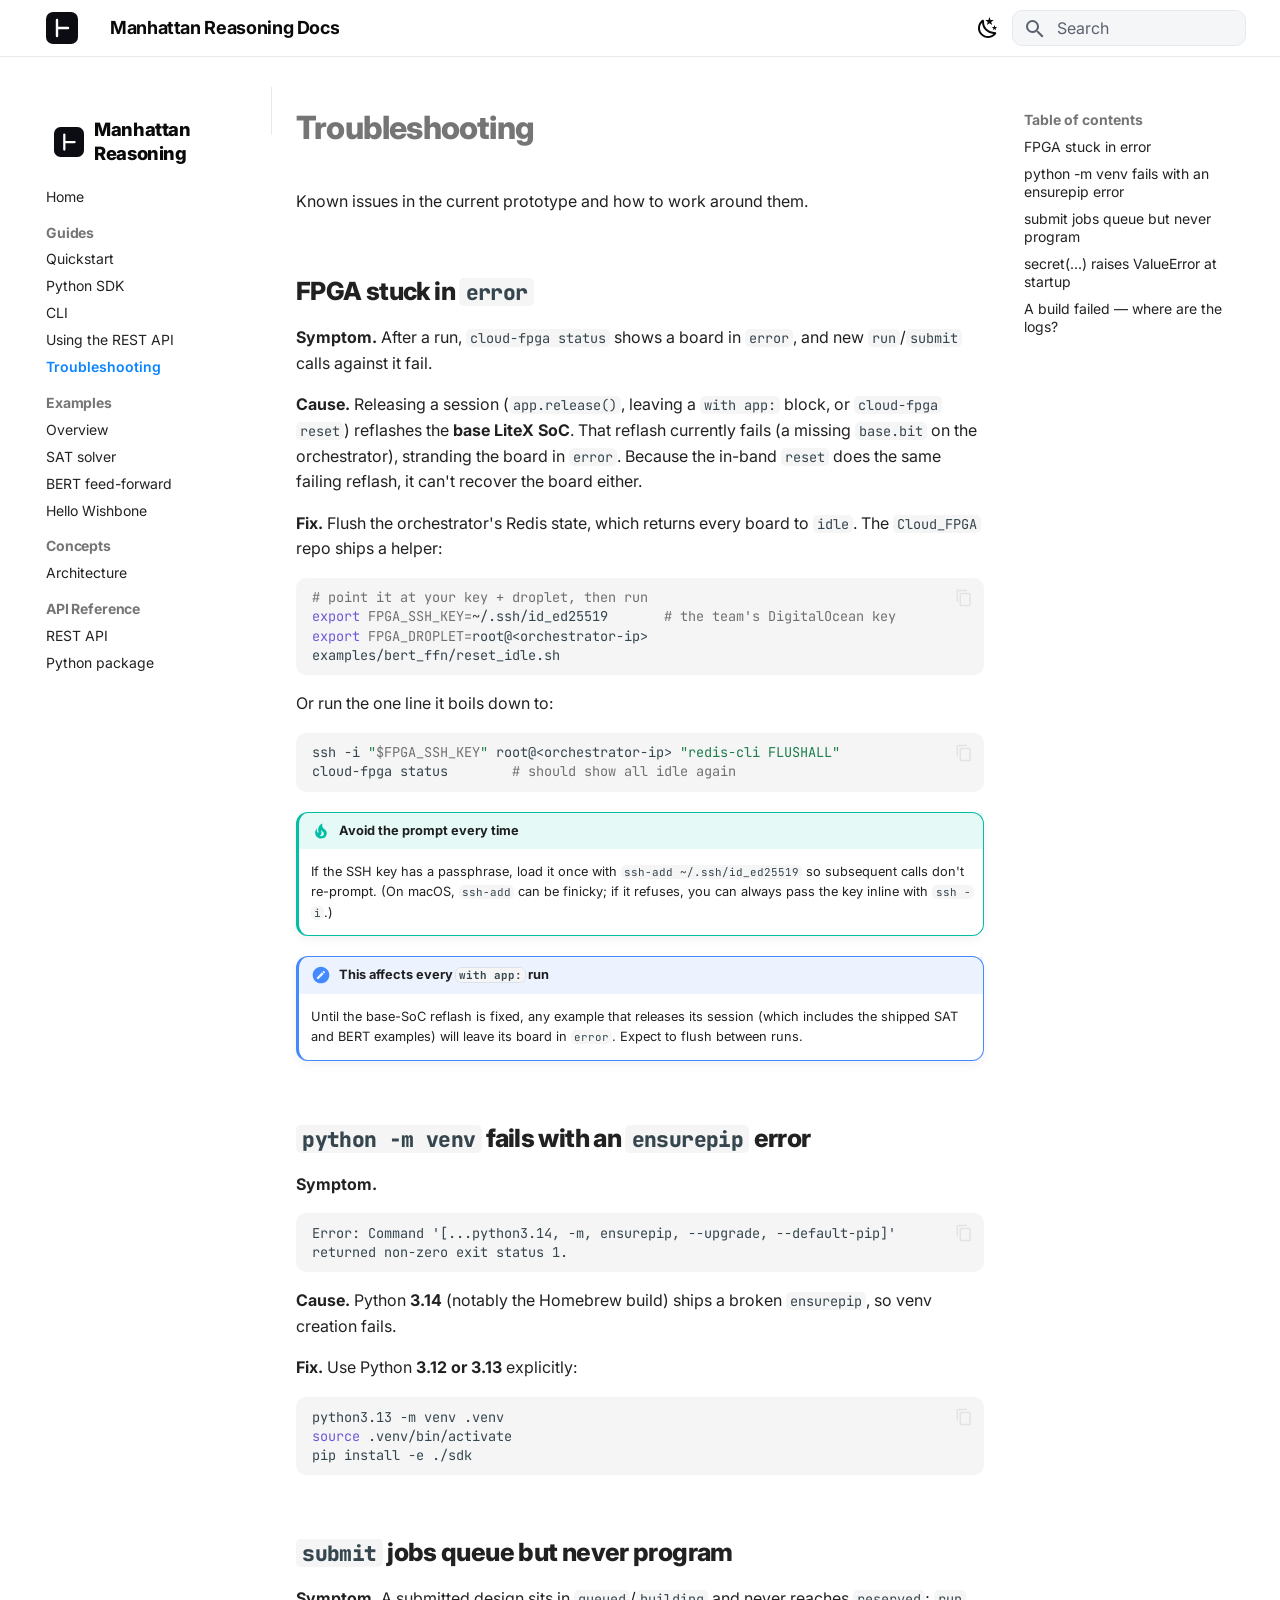
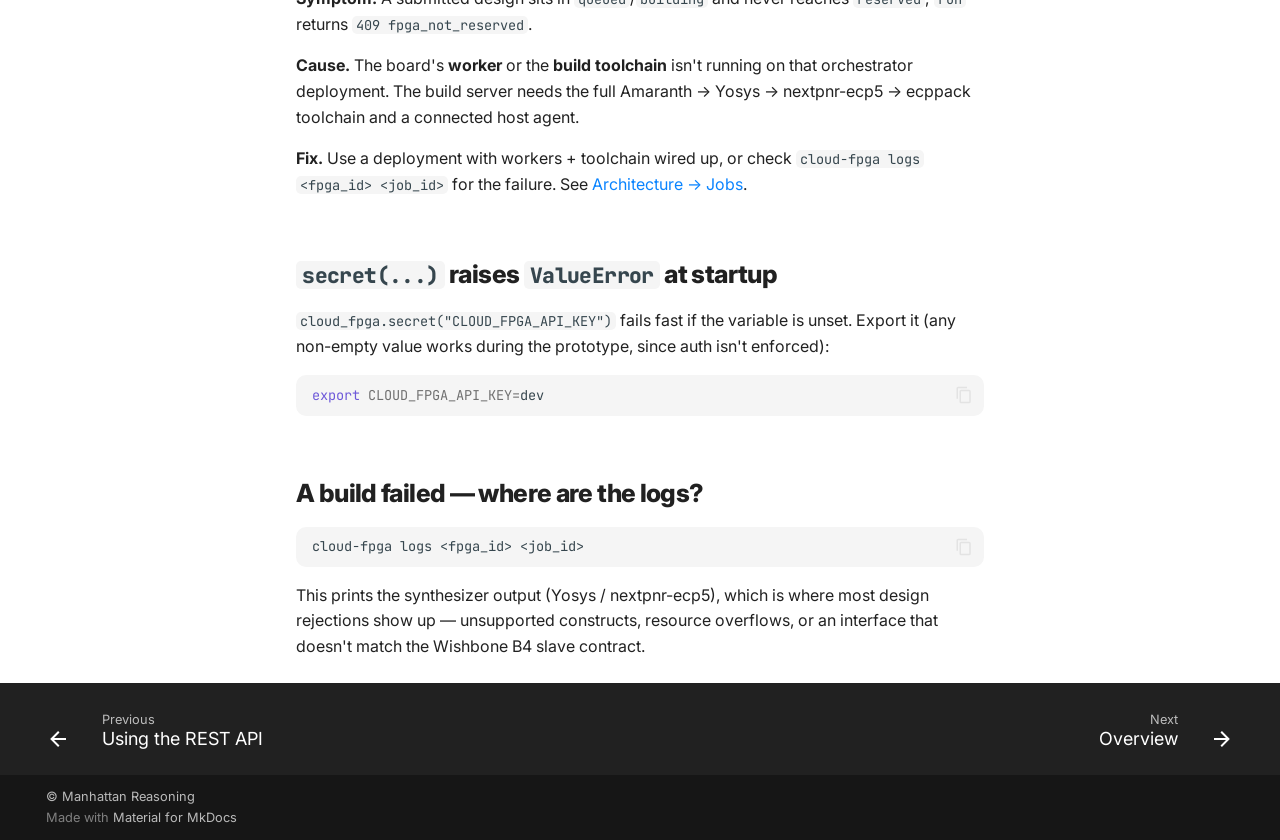
<file: guides/troubleshooting/index.html>
<!doctype html>
<html lang="en" class="no-js">
  <head>
    
      <meta charset="utf-8">
      <meta name="viewport" content="width=device-width,initial-scale=1">
      
        <meta name="description" content="Cloud FPGA infrastructure for hardware-reasoning agents — guides, concepts, and API reference for the Cloud FPGA Orchestrator.">
      
      
      
        <link rel="canonical" href="https://docs.manhattanreasoning.com/guides/troubleshooting/">
      
      
        <link rel="prev" href="../rest/">
      
      
        <link rel="next" href="../../examples/">
      
      
      <link rel="icon" href="../../assets/turnstile.svg">
      <meta name="generator" content="mkdocs-1.6.1, mkdocs-material-9.5.39">
    
    
      
        <title>Troubleshooting - Manhattan Reasoning Docs</title>
      
    
    
      <link rel="stylesheet" href="../../assets/stylesheets/main.8c3ca2c6.min.css">
      
        
        <link rel="stylesheet" href="../../assets/stylesheets/palette.06af60db.min.css">
      
      


    
    
      
    
    
      
        
        
        <link rel="preconnect" href="https://fonts.gstatic.com" crossorigin>
        <link rel="stylesheet" href="https://fonts.googleapis.com/css?family=Inter:300,300i,400,400i,700,700i%7CJetBrains+Mono:400,400i,700,700i&display=fallback">
        <style>:root{--md-text-font:"Inter";--md-code-font:"JetBrains Mono"}</style>
      
    
    
      <link rel="stylesheet" href="../../assets/_mkdocstrings.css">
    
      <link rel="stylesheet" href="../../stylesheets/extra.css">
    
    <script>__md_scope=new URL("../..",location),__md_hash=e=>[...e].reduce(((e,_)=>(e<<5)-e+_.charCodeAt(0)),0),__md_get=(e,_=localStorage,t=__md_scope)=>JSON.parse(_.getItem(t.pathname+"."+e)),__md_set=(e,_,t=localStorage,a=__md_scope)=>{try{t.setItem(a.pathname+"."+e,JSON.stringify(_))}catch(e){}}</script>
    
      

    
    
    
  </head>
  
  
    
    
      
    
    
    
    
    <body dir="ltr" data-md-color-scheme="default" data-md-color-primary="custom" data-md-color-accent="custom">
  
    
    <input class="md-toggle" data-md-toggle="drawer" type="checkbox" id="__drawer" autocomplete="off">
    <input class="md-toggle" data-md-toggle="search" type="checkbox" id="__search" autocomplete="off">
    <label class="md-overlay" for="__drawer"></label>
    <div data-md-component="skip">
      
        
        <a href="#troubleshooting" class="md-skip">
          Skip to content
        </a>
      
    </div>
    <div data-md-component="announce">
      
    </div>
    
    
      

  

<header class="md-header md-header--shadow" data-md-component="header">
  <nav class="md-header__inner md-grid" aria-label="Header">
    <a href="https://manhattanreasoning.com" title="Manhattan Reasoning Docs" class="md-header__button md-logo" aria-label="Manhattan Reasoning Docs" data-md-component="logo">
      
  <img src="../../assets/turnstile.svg" alt="logo">

    </a>
    <label class="md-header__button md-icon" for="__drawer">
      
      <svg xmlns="http://www.w3.org/2000/svg" viewBox="0 0 24 24"><path d="M3 6h18v2H3zm0 5h18v2H3zm0 5h18v2H3z"/></svg>
    </label>
    <div class="md-header__title" data-md-component="header-title">
      <div class="md-header__ellipsis">
        <div class="md-header__topic">
          <span class="md-ellipsis">
            Manhattan Reasoning Docs
          </span>
        </div>
        <div class="md-header__topic" data-md-component="header-topic">
          <span class="md-ellipsis">
            
              Troubleshooting
            
          </span>
        </div>
      </div>
    </div>
    
      
        <form class="md-header__option" data-md-component="palette">
  
    
    
    
    <input class="md-option" data-md-color-media="(prefers-color-scheme: light)" data-md-color-scheme="default" data-md-color-primary="custom" data-md-color-accent="custom"  aria-label="Switch to dark mode"  type="radio" name="__palette" id="__palette_0">
    
      <label class="md-header__button md-icon" title="Switch to dark mode" for="__palette_1" hidden>
        <svg xmlns="http://www.w3.org/2000/svg" viewBox="0 0 24 24"><path d="m17.75 4.09-2.53 1.94.91 3.06-2.63-1.81-2.63 1.81.91-3.06-2.53-1.94L12.44 4l1.06-3 1.06 3zm3.5 6.91-1.64 1.25.59 1.98-1.7-1.17-1.7 1.17.59-1.98L15.75 11l2.06-.05L18.5 9l.69 1.95zm-2.28 4.95c.83-.08 1.72 1.1 1.19 1.85-.32.45-.66.87-1.08 1.27C15.17 23 8.84 23 4.94 19.07c-3.91-3.9-3.91-10.24 0-14.14.4-.4.82-.76 1.27-1.08.75-.53 1.93.36 1.85 1.19-.27 2.86.69 5.83 2.89 8.02a9.96 9.96 0 0 0 8.02 2.89m-1.64 2.02a12.08 12.08 0 0 1-7.8-3.47c-2.17-2.19-3.33-5-3.49-7.82-2.81 3.14-2.7 7.96.31 10.98 3.02 3.01 7.84 3.12 10.98.31"/></svg>
      </label>
    
  
    
    
    
    <input class="md-option" data-md-color-media="(prefers-color-scheme: dark)" data-md-color-scheme="slate" data-md-color-primary="custom" data-md-color-accent="custom"  aria-label="Switch to light mode"  type="radio" name="__palette" id="__palette_1">
    
      <label class="md-header__button md-icon" title="Switch to light mode" for="__palette_0" hidden>
        <svg xmlns="http://www.w3.org/2000/svg" viewBox="0 0 24 24"><path d="M12 7a5 5 0 0 1 5 5 5 5 0 0 1-5 5 5 5 0 0 1-5-5 5 5 0 0 1 5-5m0 2a3 3 0 0 0-3 3 3 3 0 0 0 3 3 3 3 0 0 0 3-3 3 3 0 0 0-3-3m0-7 2.39 3.42C13.65 5.15 12.84 5 12 5s-1.65.15-2.39.42zM3.34 7l4.16-.35A7.2 7.2 0 0 0 5.94 8.5c-.44.74-.69 1.5-.83 2.29zm.02 10 1.76-3.77a7.131 7.131 0 0 0 2.38 4.14zM20.65 7l-1.77 3.79a7.02 7.02 0 0 0-2.38-4.15zm-.01 10-4.14.36c.59-.51 1.12-1.14 1.54-1.86.42-.73.69-1.5.83-2.29zM12 22l-2.41-3.44c.74.27 1.55.44 2.41.44.82 0 1.63-.17 2.37-.44z"/></svg>
      </label>
    
  
</form>
      
    
    
      <script>var palette=__md_get("__palette");if(palette&&palette.color){if("(prefers-color-scheme)"===palette.color.media){var media=matchMedia("(prefers-color-scheme: light)"),input=document.querySelector(media.matches?"[data-md-color-media='(prefers-color-scheme: light)']":"[data-md-color-media='(prefers-color-scheme: dark)']");palette.color.media=input.getAttribute("data-md-color-media"),palette.color.scheme=input.getAttribute("data-md-color-scheme"),palette.color.primary=input.getAttribute("data-md-color-primary"),palette.color.accent=input.getAttribute("data-md-color-accent")}for(var[key,value]of Object.entries(palette.color))document.body.setAttribute("data-md-color-"+key,value)}</script>
    
    
    
      <label class="md-header__button md-icon" for="__search">
        
        <svg xmlns="http://www.w3.org/2000/svg" viewBox="0 0 24 24"><path d="M9.5 3A6.5 6.5 0 0 1 16 9.5c0 1.61-.59 3.09-1.56 4.23l.27.27h.79l5 5-1.5 1.5-5-5v-.79l-.27-.27A6.52 6.52 0 0 1 9.5 16 6.5 6.5 0 0 1 3 9.5 6.5 6.5 0 0 1 9.5 3m0 2C7 5 5 7 5 9.5S7 14 9.5 14 14 12 14 9.5 12 5 9.5 5"/></svg>
      </label>
      <div class="md-search" data-md-component="search" role="dialog">
  <label class="md-search__overlay" for="__search"></label>
  <div class="md-search__inner" role="search">
    <form class="md-search__form" name="search">
      <input type="text" class="md-search__input" name="query" aria-label="Search" placeholder="Search" autocapitalize="off" autocorrect="off" autocomplete="off" spellcheck="false" data-md-component="search-query" required>
      <label class="md-search__icon md-icon" for="__search">
        
        <svg xmlns="http://www.w3.org/2000/svg" viewBox="0 0 24 24"><path d="M9.5 3A6.5 6.5 0 0 1 16 9.5c0 1.61-.59 3.09-1.56 4.23l.27.27h.79l5 5-1.5 1.5-5-5v-.79l-.27-.27A6.52 6.52 0 0 1 9.5 16 6.5 6.5 0 0 1 3 9.5 6.5 6.5 0 0 1 9.5 3m0 2C7 5 5 7 5 9.5S7 14 9.5 14 14 12 14 9.5 12 5 9.5 5"/></svg>
        
        <svg xmlns="http://www.w3.org/2000/svg" viewBox="0 0 24 24"><path d="M20 11v2H8l5.5 5.5-1.42 1.42L4.16 12l7.92-7.92L13.5 5.5 8 11z"/></svg>
      </label>
      <nav class="md-search__options" aria-label="Search">
        
        <button type="reset" class="md-search__icon md-icon" title="Clear" aria-label="Clear" tabindex="-1">
          
          <svg xmlns="http://www.w3.org/2000/svg" viewBox="0 0 24 24"><path d="M19 6.41 17.59 5 12 10.59 6.41 5 5 6.41 10.59 12 5 17.59 6.41 19 12 13.41 17.59 19 19 17.59 13.41 12z"/></svg>
        </button>
      </nav>
      
        <div class="md-search__suggest" data-md-component="search-suggest"></div>
      
    </form>
    <div class="md-search__output">
      <div class="md-search__scrollwrap" tabindex="0" data-md-scrollfix>
        <div class="md-search-result" data-md-component="search-result">
          <div class="md-search-result__meta">
            Initializing search
          </div>
          <ol class="md-search-result__list" role="presentation"></ol>
        </div>
      </div>
    </div>
  </div>
</div>
    
    
  </nav>
  
</header>
    
    <div class="md-container" data-md-component="container">
      
      
        
          
        
      
      <main class="md-main" data-md-component="main">
        <div class="md-main__inner md-grid">
          
            
              
              <div class="md-sidebar md-sidebar--primary" data-md-component="sidebar" data-md-type="navigation" >
                <div class="md-sidebar__scrollwrap">
                  <div class="md-sidebar__inner">
                    



<nav class="md-nav md-nav--primary" aria-label="Navigation" data-md-level="0">
  <label class="md-nav__title" for="__drawer">
    <a href="https://manhattanreasoning.com" title="Manhattan Reasoning Docs" class="md-nav__button md-logo" aria-label="Manhattan Reasoning Docs" data-md-component="logo">
      
  <img src="../../assets/turnstile.svg" alt="logo">

    </a>
    Manhattan Reasoning Docs
  </label>
  
  <ul class="md-nav__list" data-md-scrollfix>
    
      
      
  
  
  
  
    <li class="md-nav__item">
      <a href="../.." class="md-nav__link">
        
  
  <span class="md-ellipsis">
    Home
  </span>
  

      </a>
    </li>
  

    
      
      
  
  
    
  
  
  
    
    
    
      
        
        
      
    
    
    <li class="md-nav__item md-nav__item--active md-nav__item--section md-nav__item--nested">
      
        
        
        <input class="md-nav__toggle md-toggle " type="checkbox" id="__nav_2" checked>
        
          
          <label class="md-nav__link" for="__nav_2" id="__nav_2_label" tabindex="">
            
  
  <span class="md-ellipsis">
    Guides
  </span>
  

            <span class="md-nav__icon md-icon"></span>
          </label>
        
        <nav class="md-nav" data-md-level="1" aria-labelledby="__nav_2_label" aria-expanded="true">
          <label class="md-nav__title" for="__nav_2">
            <span class="md-nav__icon md-icon"></span>
            Guides
          </label>
          <ul class="md-nav__list" data-md-scrollfix>
            
              
                
  
  
  
  
    <li class="md-nav__item">
      <a href="../quickstart/" class="md-nav__link">
        
  
  <span class="md-ellipsis">
    Quickstart
  </span>
  

      </a>
    </li>
  

              
            
              
                
  
  
  
  
    <li class="md-nav__item">
      <a href="../sdk/" class="md-nav__link">
        
  
  <span class="md-ellipsis">
    Python SDK
  </span>
  

      </a>
    </li>
  

              
            
              
                
  
  
  
  
    <li class="md-nav__item">
      <a href="../cli/" class="md-nav__link">
        
  
  <span class="md-ellipsis">
    CLI
  </span>
  

      </a>
    </li>
  

              
            
              
                
  
  
  
  
    <li class="md-nav__item">
      <a href="../rest/" class="md-nav__link">
        
  
  <span class="md-ellipsis">
    Using the REST API
  </span>
  

      </a>
    </li>
  

              
            
              
                
  
  
    
  
  
  
    <li class="md-nav__item md-nav__item--active">
      
      <input class="md-nav__toggle md-toggle" type="checkbox" id="__toc">
      
      
        
      
      
        <label class="md-nav__link md-nav__link--active" for="__toc">
          
  
  <span class="md-ellipsis">
    Troubleshooting
  </span>
  

          <span class="md-nav__icon md-icon"></span>
        </label>
      
      <a href="./" class="md-nav__link md-nav__link--active">
        
  
  <span class="md-ellipsis">
    Troubleshooting
  </span>
  

      </a>
      
        

<nav class="md-nav md-nav--secondary" aria-label="Table of contents">
  
  
  
    
  
  
    <label class="md-nav__title" for="__toc">
      <span class="md-nav__icon md-icon"></span>
      Table of contents
    </label>
    <ul class="md-nav__list" data-md-component="toc" data-md-scrollfix>
      
        <li class="md-nav__item">
  <a href="#fpga-stuck-in-error" class="md-nav__link">
    <span class="md-ellipsis">
      FPGA stuck in error
    </span>
  </a>
  
</li>
      
        <li class="md-nav__item">
  <a href="#python-m-venv-fails-with-an-ensurepip-error" class="md-nav__link">
    <span class="md-ellipsis">
      python -m venv fails with an ensurepip error
    </span>
  </a>
  
</li>
      
        <li class="md-nav__item">
  <a href="#submit-jobs-queue-but-never-program" class="md-nav__link">
    <span class="md-ellipsis">
      submit jobs queue but never program
    </span>
  </a>
  
</li>
      
        <li class="md-nav__item">
  <a href="#secret-raises-valueerror-at-startup" class="md-nav__link">
    <span class="md-ellipsis">
      secret(...) raises ValueError at startup
    </span>
  </a>
  
</li>
      
        <li class="md-nav__item">
  <a href="#a-build-failed-where-are-the-logs" class="md-nav__link">
    <span class="md-ellipsis">
      A build failed — where are the logs?
    </span>
  </a>
  
</li>
      
    </ul>
  
</nav>
      
    </li>
  

              
            
          </ul>
        </nav>
      
    </li>
  

    
      
      
  
  
  
  
    
    
    
      
        
        
      
    
    
    <li class="md-nav__item md-nav__item--section md-nav__item--nested">
      
        
        
        <input class="md-nav__toggle md-toggle " type="checkbox" id="__nav_3" >
        
          
          <label class="md-nav__link" for="__nav_3" id="__nav_3_label" tabindex="">
            
  
  <span class="md-ellipsis">
    Examples
  </span>
  

            <span class="md-nav__icon md-icon"></span>
          </label>
        
        <nav class="md-nav" data-md-level="1" aria-labelledby="__nav_3_label" aria-expanded="false">
          <label class="md-nav__title" for="__nav_3">
            <span class="md-nav__icon md-icon"></span>
            Examples
          </label>
          <ul class="md-nav__list" data-md-scrollfix>
            
              
                
  
  
  
  
    <li class="md-nav__item">
      <a href="../../examples/" class="md-nav__link">
        
  
  <span class="md-ellipsis">
    Overview
  </span>
  

      </a>
    </li>
  

              
            
              
                
  
  
  
  
    <li class="md-nav__item">
      <a href="../../examples/sat-solver/" class="md-nav__link">
        
  
  <span class="md-ellipsis">
    SAT solver
  </span>
  

      </a>
    </li>
  

              
            
              
                
  
  
  
  
    <li class="md-nav__item">
      <a href="../../examples/bert-ffn/" class="md-nav__link">
        
  
  <span class="md-ellipsis">
    BERT feed-forward
  </span>
  

      </a>
    </li>
  

              
            
              
                
  
  
  
  
    <li class="md-nav__item">
      <a href="../../examples/hello-wishbone/" class="md-nav__link">
        
  
  <span class="md-ellipsis">
    Hello Wishbone
  </span>
  

      </a>
    </li>
  

              
            
          </ul>
        </nav>
      
    </li>
  

    
      
      
  
  
  
  
    
    
    
      
        
        
      
    
    
    <li class="md-nav__item md-nav__item--section md-nav__item--nested">
      
        
        
        <input class="md-nav__toggle md-toggle " type="checkbox" id="__nav_4" >
        
          
          <label class="md-nav__link" for="__nav_4" id="__nav_4_label" tabindex="">
            
  
  <span class="md-ellipsis">
    Concepts
  </span>
  

            <span class="md-nav__icon md-icon"></span>
          </label>
        
        <nav class="md-nav" data-md-level="1" aria-labelledby="__nav_4_label" aria-expanded="false">
          <label class="md-nav__title" for="__nav_4">
            <span class="md-nav__icon md-icon"></span>
            Concepts
          </label>
          <ul class="md-nav__list" data-md-scrollfix>
            
              
                
  
  
  
  
    <li class="md-nav__item">
      <a href="../../concepts/architecture/" class="md-nav__link">
        
  
  <span class="md-ellipsis">
    Architecture
  </span>
  

      </a>
    </li>
  

              
            
          </ul>
        </nav>
      
    </li>
  

    
      
      
  
  
  
  
    
    
    
      
        
        
      
    
    
    <li class="md-nav__item md-nav__item--section md-nav__item--nested">
      
        
        
        <input class="md-nav__toggle md-toggle " type="checkbox" id="__nav_5" >
        
          
          <label class="md-nav__link" for="__nav_5" id="__nav_5_label" tabindex="">
            
  
  <span class="md-ellipsis">
    API Reference
  </span>
  

            <span class="md-nav__icon md-icon"></span>
          </label>
        
        <nav class="md-nav" data-md-level="1" aria-labelledby="__nav_5_label" aria-expanded="false">
          <label class="md-nav__title" for="__nav_5">
            <span class="md-nav__icon md-icon"></span>
            API Reference
          </label>
          <ul class="md-nav__list" data-md-scrollfix>
            
              
                
  
  
  
  
    <li class="md-nav__item">
      <a href="../../api/rest/" class="md-nav__link">
        
  
  <span class="md-ellipsis">
    REST API
  </span>
  

      </a>
    </li>
  

              
            
              
                
  
  
  
  
    <li class="md-nav__item">
      <a href="../../reference/orchestrator/" class="md-nav__link">
        
  
  <span class="md-ellipsis">
    Python package
  </span>
  

      </a>
    </li>
  

              
            
          </ul>
        </nav>
      
    </li>
  

    
  </ul>
</nav>
                  </div>
                </div>
              </div>
            
            
              
              <div class="md-sidebar md-sidebar--secondary" data-md-component="sidebar" data-md-type="toc" >
                <div class="md-sidebar__scrollwrap">
                  <div class="md-sidebar__inner">
                    

<nav class="md-nav md-nav--secondary" aria-label="Table of contents">
  
  
  
    
  
  
    <label class="md-nav__title" for="__toc">
      <span class="md-nav__icon md-icon"></span>
      Table of contents
    </label>
    <ul class="md-nav__list" data-md-component="toc" data-md-scrollfix>
      
        <li class="md-nav__item">
  <a href="#fpga-stuck-in-error" class="md-nav__link">
    <span class="md-ellipsis">
      FPGA stuck in error
    </span>
  </a>
  
</li>
      
        <li class="md-nav__item">
  <a href="#python-m-venv-fails-with-an-ensurepip-error" class="md-nav__link">
    <span class="md-ellipsis">
      python -m venv fails with an ensurepip error
    </span>
  </a>
  
</li>
      
        <li class="md-nav__item">
  <a href="#submit-jobs-queue-but-never-program" class="md-nav__link">
    <span class="md-ellipsis">
      submit jobs queue but never program
    </span>
  </a>
  
</li>
      
        <li class="md-nav__item">
  <a href="#secret-raises-valueerror-at-startup" class="md-nav__link">
    <span class="md-ellipsis">
      secret(...) raises ValueError at startup
    </span>
  </a>
  
</li>
      
        <li class="md-nav__item">
  <a href="#a-build-failed-where-are-the-logs" class="md-nav__link">
    <span class="md-ellipsis">
      A build failed — where are the logs?
    </span>
  </a>
  
</li>
      
    </ul>
  
</nav>
                  </div>
                </div>
              </div>
            
          
          
            <div class="md-content" data-md-component="content">
              <article class="md-content__inner md-typeset">
                
                  


<h1 id="troubleshooting">Troubleshooting<a class="headerlink" href="#troubleshooting" title="Permanent link">&para;</a></h1>
<p>Known issues in the current prototype and how to work around them.</p>
<h2 id="fpga-stuck-in-error">FPGA stuck in <code>error</code><a class="headerlink" href="#fpga-stuck-in-error" title="Permanent link">&para;</a></h2>
<p><strong>Symptom.</strong> After a run, <code>cloud-fpga status</code> shows a board in <code>error</code>, and new
<code>run</code>/<code>submit</code> calls against it fail.</p>
<p><strong>Cause.</strong> Releasing a session (<code>app.release()</code>, leaving a <code>with app:</code> block, or
<code>cloud-fpga reset</code>) reflashes the <strong>base LiteX SoC</strong>. That reflash currently
fails (a missing <code>base.bit</code> on the orchestrator), stranding the board in <code>error</code>.
Because the in-band <code>reset</code> does the same failing reflash, it can't recover the
board either.</p>
<p><strong>Fix.</strong> Flush the orchestrator's Redis state, which returns every board to
<code>idle</code>. The <code>Cloud_FPGA</code> repo ships a helper:</p>
<div class="highlight"><pre><span></span><code><a id="__codelineno-0-1" name="__codelineno-0-1" href="#__codelineno-0-1"></a><span class="c1"># point it at your key + droplet, then run</span>
<a id="__codelineno-0-2" name="__codelineno-0-2" href="#__codelineno-0-2"></a><span class="nb">export</span><span class="w"> </span><span class="nv">FPGA_SSH_KEY</span><span class="o">=</span>~/.ssh/id_ed25519<span class="w">       </span><span class="c1"># the team&#39;s DigitalOcean key</span>
<a id="__codelineno-0-3" name="__codelineno-0-3" href="#__codelineno-0-3"></a><span class="nb">export</span><span class="w"> </span><span class="nv">FPGA_DROPLET</span><span class="o">=</span>root@&lt;orchestrator-ip&gt;
<a id="__codelineno-0-4" name="__codelineno-0-4" href="#__codelineno-0-4"></a>examples/bert_ffn/reset_idle.sh
</code></pre></div>
<p>Or run the one line it boils down to:</p>
<div class="highlight"><pre><span></span><code><a id="__codelineno-1-1" name="__codelineno-1-1" href="#__codelineno-1-1"></a>ssh<span class="w"> </span>-i<span class="w"> </span><span class="s2">&quot;</span><span class="nv">$FPGA_SSH_KEY</span><span class="s2">&quot;</span><span class="w"> </span>root@&lt;orchestrator-ip&gt;<span class="w"> </span><span class="s2">&quot;redis-cli FLUSHALL&quot;</span>
<a id="__codelineno-1-2" name="__codelineno-1-2" href="#__codelineno-1-2"></a>cloud-fpga<span class="w"> </span>status<span class="w">        </span><span class="c1"># should show all idle again</span>
</code></pre></div>
<div class="admonition tip">
<p class="admonition-title">Avoid the prompt every time</p>
<p>If the SSH key has a passphrase, load it once with <code>ssh-add ~/.ssh/id_ed25519</code>
so subsequent calls don't re-prompt. (On macOS, <code>ssh-add</code> can be finicky; if
it refuses, you can always pass the key inline with <code>ssh -i</code>.)</p>
</div>
<div class="admonition note">
<p class="admonition-title">This affects every <code>with app:</code> run</p>
<p>Until the base-SoC reflash is fixed, any example that releases its session
(which includes the shipped SAT and BERT examples) will leave its board in
<code>error</code>. Expect to flush between runs.</p>
</div>
<h2 id="python-m-venv-fails-with-an-ensurepip-error"><code>python -m venv</code> fails with an <code>ensurepip</code> error<a class="headerlink" href="#python-m-venv-fails-with-an-ensurepip-error" title="Permanent link">&para;</a></h2>
<p><strong>Symptom.</strong></p>
<div class="highlight"><pre><span></span><code><a id="__codelineno-2-1" name="__codelineno-2-1" href="#__codelineno-2-1"></a>Error: Command &#39;[...python3.14, -m, ensurepip, --upgrade, --default-pip]&#39;
<a id="__codelineno-2-2" name="__codelineno-2-2" href="#__codelineno-2-2"></a>returned non-zero exit status 1.
</code></pre></div>
<p><strong>Cause.</strong> Python <strong>3.14</strong> (notably the Homebrew build) ships a broken
<code>ensurepip</code>, so venv creation fails.</p>
<p><strong>Fix.</strong> Use Python <strong>3.12 or 3.13</strong> explicitly:</p>
<div class="highlight"><pre><span></span><code><a id="__codelineno-3-1" name="__codelineno-3-1" href="#__codelineno-3-1"></a>python3.13<span class="w"> </span>-m<span class="w"> </span>venv<span class="w"> </span>.venv
<a id="__codelineno-3-2" name="__codelineno-3-2" href="#__codelineno-3-2"></a><span class="nb">source</span><span class="w"> </span>.venv/bin/activate
<a id="__codelineno-3-3" name="__codelineno-3-3" href="#__codelineno-3-3"></a>pip<span class="w"> </span>install<span class="w"> </span>-e<span class="w"> </span>./sdk
</code></pre></div>
<h2 id="submit-jobs-queue-but-never-program"><code>submit</code> jobs queue but never program<a class="headerlink" href="#submit-jobs-queue-but-never-program" title="Permanent link">&para;</a></h2>
<p><strong>Symptom.</strong> A submitted design sits in <code>queued</code>/<code>building</code> and never reaches
<code>reserved</code>; <code>run</code> returns <code>409 fpga_not_reserved</code>.</p>
<p><strong>Cause.</strong> The board's <strong>worker</strong> or the <strong>build toolchain</strong> isn't running on
that orchestrator deployment. The build server needs the full Amaranth → Yosys →
nextpnr-ecp5 → ecppack toolchain and a connected host agent.</p>
<p><strong>Fix.</strong> Use a deployment with workers + toolchain wired up, or check
<code>cloud-fpga logs &lt;fpga_id&gt; &lt;job_id&gt;</code> for the failure. See
<a href="../../concepts/architecture/#jobs">Architecture → Jobs</a>.</p>
<h2 id="secret-raises-valueerror-at-startup"><code>secret(...)</code> raises <code>ValueError</code> at startup<a class="headerlink" href="#secret-raises-valueerror-at-startup" title="Permanent link">&para;</a></h2>
<p><code>cloud_fpga.secret("CLOUD_FPGA_API_KEY")</code> fails fast if the variable is unset.
Export it (any non-empty value works during the prototype, since auth isn't
enforced):</p>
<div class="highlight"><pre><span></span><code><a id="__codelineno-4-1" name="__codelineno-4-1" href="#__codelineno-4-1"></a><span class="nb">export</span><span class="w"> </span><span class="nv">CLOUD_FPGA_API_KEY</span><span class="o">=</span>dev
</code></pre></div>
<h2 id="a-build-failed-where-are-the-logs">A build failed — where are the logs?<a class="headerlink" href="#a-build-failed-where-are-the-logs" title="Permanent link">&para;</a></h2>
<div class="highlight"><pre><span></span><code><a id="__codelineno-5-1" name="__codelineno-5-1" href="#__codelineno-5-1"></a>cloud-fpga<span class="w"> </span>logs<span class="w"> </span>&lt;fpga_id&gt;<span class="w"> </span>&lt;job_id&gt;
</code></pre></div>
<p>This prints the synthesizer output (Yosys / nextpnr-ecp5), which is where most
design rejections show up — unsupported constructs, resource overflows, or an
interface that doesn't match the Wishbone B4 slave contract.</p>












                
              </article>
            </div>
          
          
<script>var target=document.getElementById(location.hash.slice(1));target&&target.name&&(target.checked=target.name.startsWith("__tabbed_"))</script>
        </div>
        
          <button type="button" class="md-top md-icon" data-md-component="top" hidden>
  
  <svg xmlns="http://www.w3.org/2000/svg" viewBox="0 0 24 24"><path d="M13 20h-2V8l-5.5 5.5-1.42-1.42L12 4.16l7.92 7.92-1.42 1.42L13 8z"/></svg>
  Back to top
</button>
        
      </main>
      
        <footer class="md-footer">
  
    
      
      <nav class="md-footer__inner md-grid" aria-label="Footer" >
        
          
          <a href="../rest/" class="md-footer__link md-footer__link--prev" aria-label="Previous: Using the REST API">
            <div class="md-footer__button md-icon">
              
              <svg xmlns="http://www.w3.org/2000/svg" viewBox="0 0 24 24"><path d="M20 11v2H8l5.5 5.5-1.42 1.42L4.16 12l7.92-7.92L13.5 5.5 8 11z"/></svg>
            </div>
            <div class="md-footer__title">
              <span class="md-footer__direction">
                Previous
              </span>
              <div class="md-ellipsis">
                Using the REST API
              </div>
            </div>
          </a>
        
        
          
          <a href="../../examples/" class="md-footer__link md-footer__link--next" aria-label="Next: Overview">
            <div class="md-footer__title">
              <span class="md-footer__direction">
                Next
              </span>
              <div class="md-ellipsis">
                Overview
              </div>
            </div>
            <div class="md-footer__button md-icon">
              
              <svg xmlns="http://www.w3.org/2000/svg" viewBox="0 0 24 24"><path d="M4 11v2h12l-5.5 5.5 1.42 1.42L19.84 12l-7.92-7.92L10.5 5.5 16 11z"/></svg>
            </div>
          </a>
        
      </nav>
    
  
  <div class="md-footer-meta md-typeset">
    <div class="md-footer-meta__inner md-grid">
      <div class="md-copyright">
  
    <div class="md-copyright__highlight">
      © Manhattan Reasoning
    </div>
  
  
    Made with
    <a href="https://squidfunk.github.io/mkdocs-material/" target="_blank" rel="noopener">
      Material for MkDocs
    </a>
  
</div>
      
    </div>
  </div>
</footer>
      
    </div>
    <div class="md-dialog" data-md-component="dialog">
      <div class="md-dialog__inner md-typeset"></div>
    </div>
    
    
    <script id="__config" type="application/json">{"base": "../..", "features": ["navigation.instant", "navigation.tracking", "navigation.sections", "navigation.top", "navigation.footer", "toc.follow", "search.suggest", "search.highlight", "content.code.copy", "content.code.annotate"], "search": "../../assets/javascripts/workers/search.6ce7567c.min.js", "translations": {"clipboard.copied": "Copied to clipboard", "clipboard.copy": "Copy to clipboard", "search.result.more.one": "1 more on this page", "search.result.more.other": "# more on this page", "search.result.none": "No matching documents", "search.result.one": "1 matching document", "search.result.other": "# matching documents", "search.result.placeholder": "Type to start searching", "search.result.term.missing": "Missing", "select.version": "Select version"}}</script>
    
    
      <script src="../../assets/javascripts/bundle.525ec568.min.js"></script>
      
    
  </body>
</html>
</file>
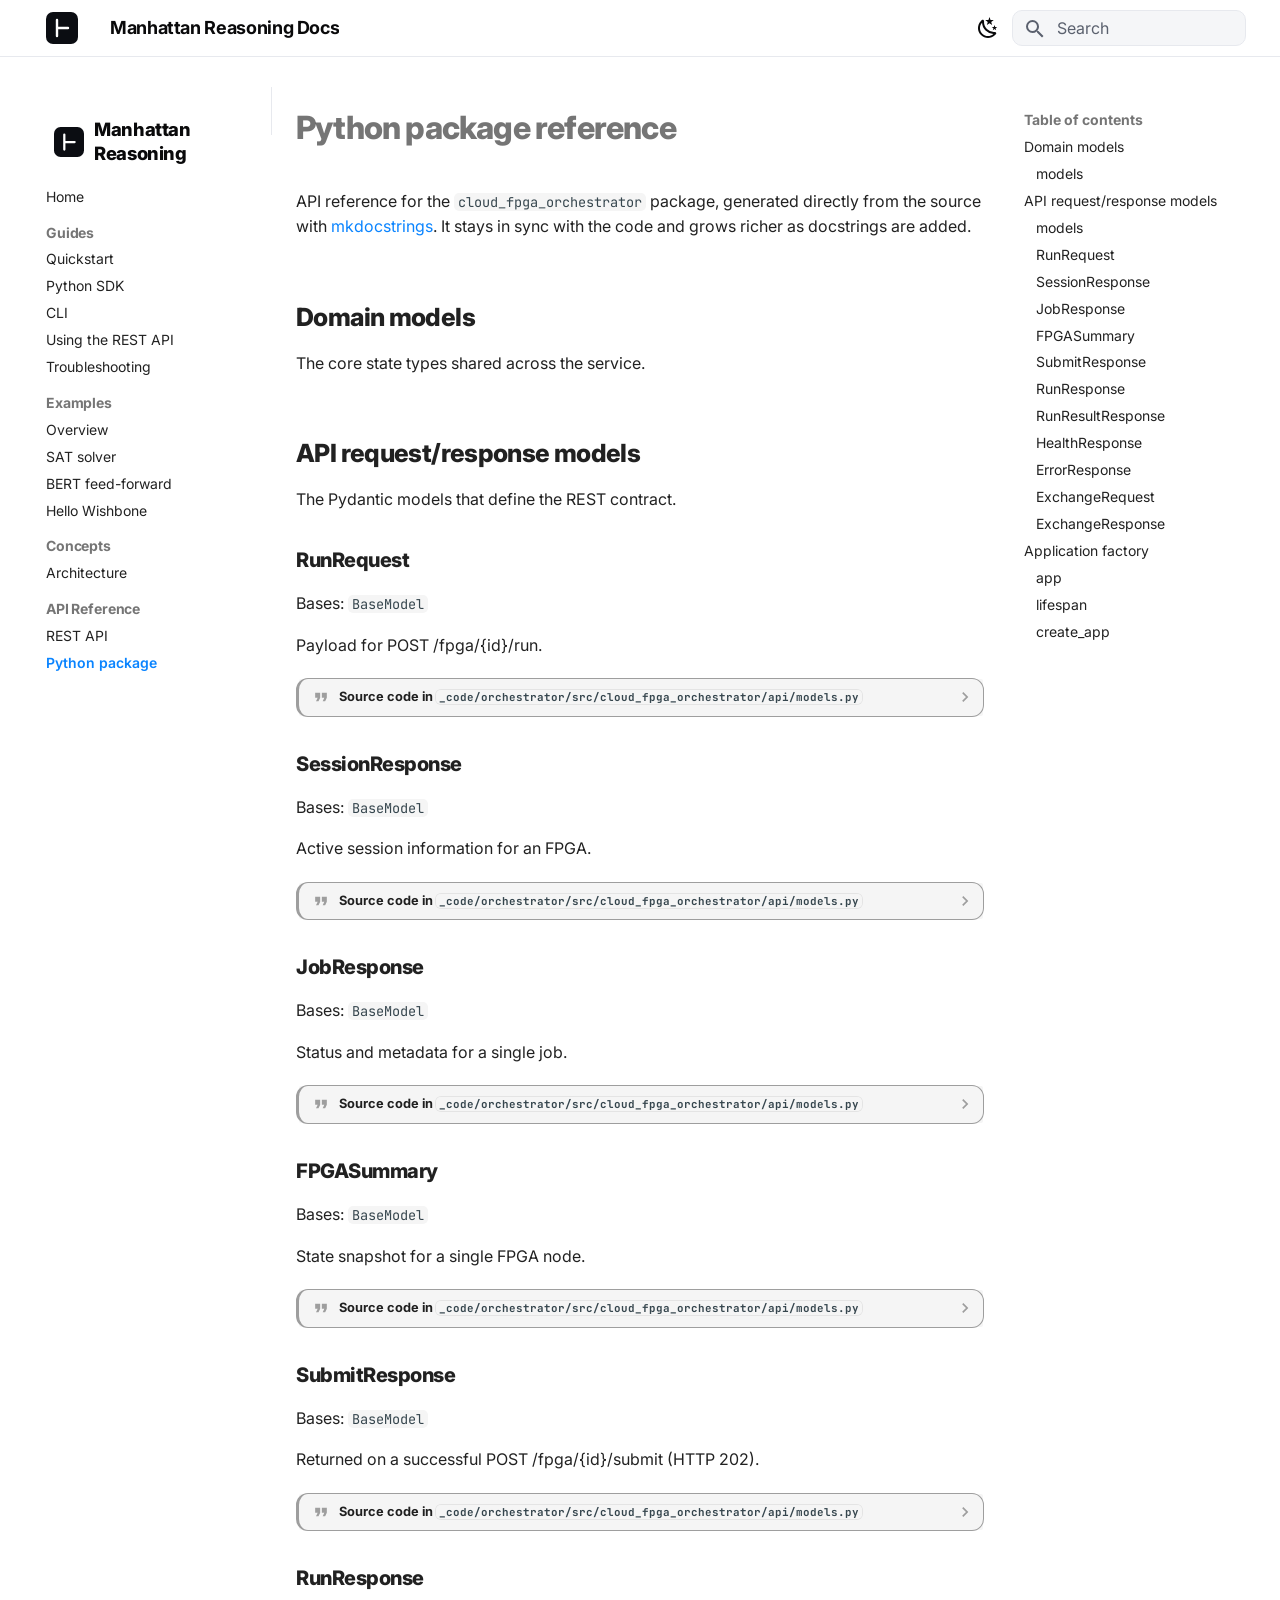
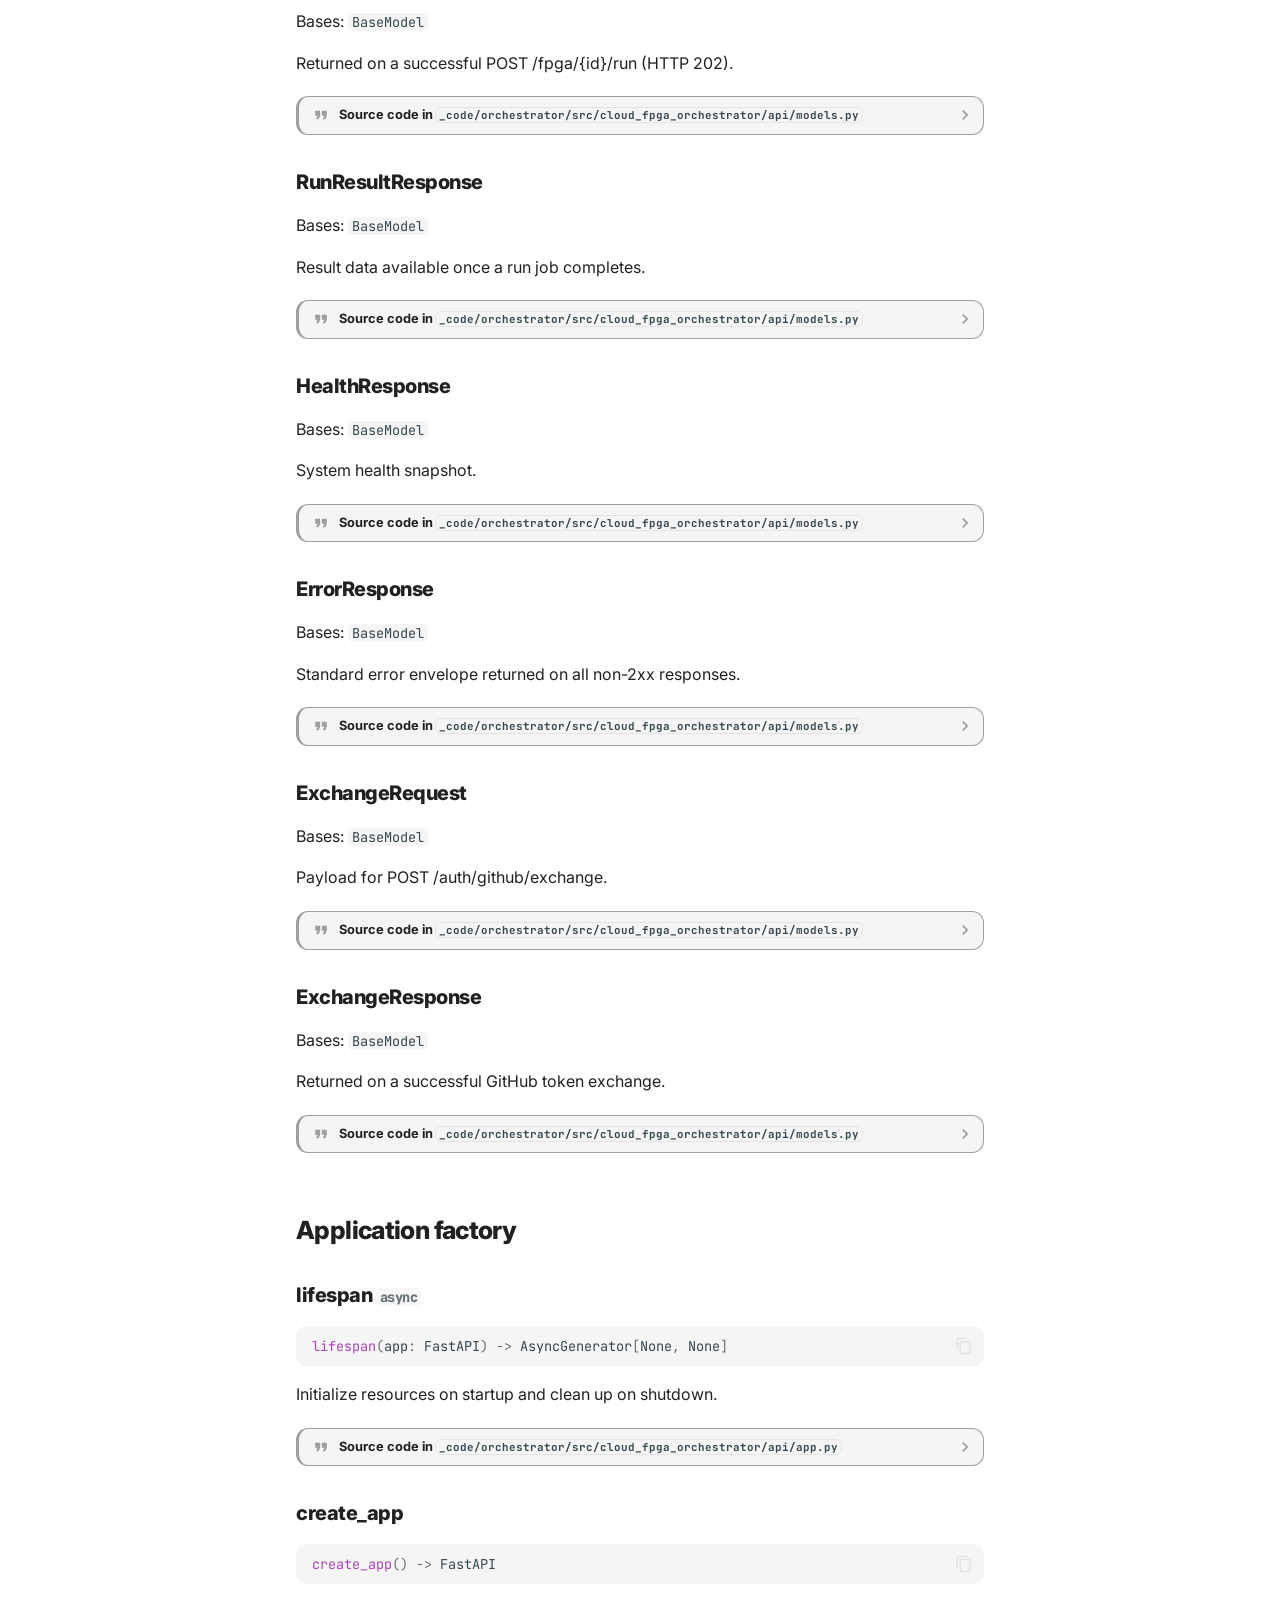
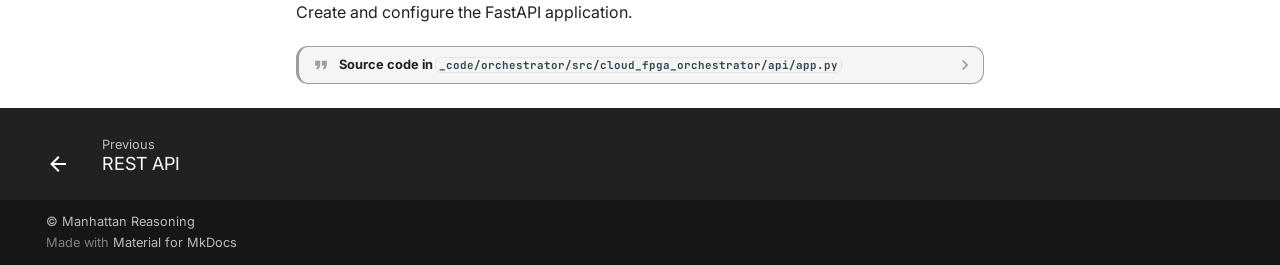
<file: reference/orchestrator/index.html>
<!doctype html>
<html lang="en" class="no-js">
  <head>
    
      <meta charset="utf-8">
      <meta name="viewport" content="width=device-width,initial-scale=1">
      
        <meta name="description" content="Cloud FPGA infrastructure for hardware-reasoning agents — guides, concepts, and API reference for the Cloud FPGA Orchestrator.">
      
      
      
        <link rel="canonical" href="https://docs.manhattanreasoning.com/reference/orchestrator/">
      
      
        <link rel="prev" href="../../api/rest/">
      
      
      
      <link rel="icon" href="../../assets/turnstile.svg">
      <meta name="generator" content="mkdocs-1.6.1, mkdocs-material-9.5.39">
    
    
      
        <title>Python package - Manhattan Reasoning Docs</title>
      
    
    
      <link rel="stylesheet" href="../../assets/stylesheets/main.8c3ca2c6.min.css">
      
        
        <link rel="stylesheet" href="../../assets/stylesheets/palette.06af60db.min.css">
      
      


    
    
      
    
    
      
        
        
        <link rel="preconnect" href="https://fonts.gstatic.com" crossorigin>
        <link rel="stylesheet" href="https://fonts.googleapis.com/css?family=Inter:300,300i,400,400i,700,700i%7CJetBrains+Mono:400,400i,700,700i&display=fallback">
        <style>:root{--md-text-font:"Inter";--md-code-font:"JetBrains Mono"}</style>
      
    
    
      <link rel="stylesheet" href="../../assets/_mkdocstrings.css">
    
      <link rel="stylesheet" href="../../stylesheets/extra.css">
    
    <script>__md_scope=new URL("../..",location),__md_hash=e=>[...e].reduce(((e,_)=>(e<<5)-e+_.charCodeAt(0)),0),__md_get=(e,_=localStorage,t=__md_scope)=>JSON.parse(_.getItem(t.pathname+"."+e)),__md_set=(e,_,t=localStorage,a=__md_scope)=>{try{t.setItem(a.pathname+"."+e,JSON.stringify(_))}catch(e){}}</script>
    
      

    
    
    
  </head>
  
  
    
    
      
    
    
    
    
    <body dir="ltr" data-md-color-scheme="default" data-md-color-primary="custom" data-md-color-accent="custom">
  
    
    <input class="md-toggle" data-md-toggle="drawer" type="checkbox" id="__drawer" autocomplete="off">
    <input class="md-toggle" data-md-toggle="search" type="checkbox" id="__search" autocomplete="off">
    <label class="md-overlay" for="__drawer"></label>
    <div data-md-component="skip">
      
        
        <a href="#python-package-reference" class="md-skip">
          Skip to content
        </a>
      
    </div>
    <div data-md-component="announce">
      
    </div>
    
    
      

  

<header class="md-header md-header--shadow" data-md-component="header">
  <nav class="md-header__inner md-grid" aria-label="Header">
    <a href="https://manhattanreasoning.com" title="Manhattan Reasoning Docs" class="md-header__button md-logo" aria-label="Manhattan Reasoning Docs" data-md-component="logo">
      
  <img src="../../assets/turnstile.svg" alt="logo">

    </a>
    <label class="md-header__button md-icon" for="__drawer">
      
      <svg xmlns="http://www.w3.org/2000/svg" viewBox="0 0 24 24"><path d="M3 6h18v2H3zm0 5h18v2H3zm0 5h18v2H3z"/></svg>
    </label>
    <div class="md-header__title" data-md-component="header-title">
      <div class="md-header__ellipsis">
        <div class="md-header__topic">
          <span class="md-ellipsis">
            Manhattan Reasoning Docs
          </span>
        </div>
        <div class="md-header__topic" data-md-component="header-topic">
          <span class="md-ellipsis">
            
              Python package
            
          </span>
        </div>
      </div>
    </div>
    
      
        <form class="md-header__option" data-md-component="palette">
  
    
    
    
    <input class="md-option" data-md-color-media="(prefers-color-scheme: light)" data-md-color-scheme="default" data-md-color-primary="custom" data-md-color-accent="custom"  aria-label="Switch to dark mode"  type="radio" name="__palette" id="__palette_0">
    
      <label class="md-header__button md-icon" title="Switch to dark mode" for="__palette_1" hidden>
        <svg xmlns="http://www.w3.org/2000/svg" viewBox="0 0 24 24"><path d="m17.75 4.09-2.53 1.94.91 3.06-2.63-1.81-2.63 1.81.91-3.06-2.53-1.94L12.44 4l1.06-3 1.06 3zm3.5 6.91-1.64 1.25.59 1.98-1.7-1.17-1.7 1.17.59-1.98L15.75 11l2.06-.05L18.5 9l.69 1.95zm-2.28 4.95c.83-.08 1.72 1.1 1.19 1.85-.32.45-.66.87-1.08 1.27C15.17 23 8.84 23 4.94 19.07c-3.91-3.9-3.91-10.24 0-14.14.4-.4.82-.76 1.27-1.08.75-.53 1.93.36 1.85 1.19-.27 2.86.69 5.83 2.89 8.02a9.96 9.96 0 0 0 8.02 2.89m-1.64 2.02a12.08 12.08 0 0 1-7.8-3.47c-2.17-2.19-3.33-5-3.49-7.82-2.81 3.14-2.7 7.96.31 10.98 3.02 3.01 7.84 3.12 10.98.31"/></svg>
      </label>
    
  
    
    
    
    <input class="md-option" data-md-color-media="(prefers-color-scheme: dark)" data-md-color-scheme="slate" data-md-color-primary="custom" data-md-color-accent="custom"  aria-label="Switch to light mode"  type="radio" name="__palette" id="__palette_1">
    
      <label class="md-header__button md-icon" title="Switch to light mode" for="__palette_0" hidden>
        <svg xmlns="http://www.w3.org/2000/svg" viewBox="0 0 24 24"><path d="M12 7a5 5 0 0 1 5 5 5 5 0 0 1-5 5 5 5 0 0 1-5-5 5 5 0 0 1 5-5m0 2a3 3 0 0 0-3 3 3 3 0 0 0 3 3 3 3 0 0 0 3-3 3 3 0 0 0-3-3m0-7 2.39 3.42C13.65 5.15 12.84 5 12 5s-1.65.15-2.39.42zM3.34 7l4.16-.35A7.2 7.2 0 0 0 5.94 8.5c-.44.74-.69 1.5-.83 2.29zm.02 10 1.76-3.77a7.131 7.131 0 0 0 2.38 4.14zM20.65 7l-1.77 3.79a7.02 7.02 0 0 0-2.38-4.15zm-.01 10-4.14.36c.59-.51 1.12-1.14 1.54-1.86.42-.73.69-1.5.83-2.29zM12 22l-2.41-3.44c.74.27 1.55.44 2.41.44.82 0 1.63-.17 2.37-.44z"/></svg>
      </label>
    
  
</form>
      
    
    
      <script>var palette=__md_get("__palette");if(palette&&palette.color){if("(prefers-color-scheme)"===palette.color.media){var media=matchMedia("(prefers-color-scheme: light)"),input=document.querySelector(media.matches?"[data-md-color-media='(prefers-color-scheme: light)']":"[data-md-color-media='(prefers-color-scheme: dark)']");palette.color.media=input.getAttribute("data-md-color-media"),palette.color.scheme=input.getAttribute("data-md-color-scheme"),palette.color.primary=input.getAttribute("data-md-color-primary"),palette.color.accent=input.getAttribute("data-md-color-accent")}for(var[key,value]of Object.entries(palette.color))document.body.setAttribute("data-md-color-"+key,value)}</script>
    
    
    
      <label class="md-header__button md-icon" for="__search">
        
        <svg xmlns="http://www.w3.org/2000/svg" viewBox="0 0 24 24"><path d="M9.5 3A6.5 6.5 0 0 1 16 9.5c0 1.61-.59 3.09-1.56 4.23l.27.27h.79l5 5-1.5 1.5-5-5v-.79l-.27-.27A6.52 6.52 0 0 1 9.5 16 6.5 6.5 0 0 1 3 9.5 6.5 6.5 0 0 1 9.5 3m0 2C7 5 5 7 5 9.5S7 14 9.5 14 14 12 14 9.5 12 5 9.5 5"/></svg>
      </label>
      <div class="md-search" data-md-component="search" role="dialog">
  <label class="md-search__overlay" for="__search"></label>
  <div class="md-search__inner" role="search">
    <form class="md-search__form" name="search">
      <input type="text" class="md-search__input" name="query" aria-label="Search" placeholder="Search" autocapitalize="off" autocorrect="off" autocomplete="off" spellcheck="false" data-md-component="search-query" required>
      <label class="md-search__icon md-icon" for="__search">
        
        <svg xmlns="http://www.w3.org/2000/svg" viewBox="0 0 24 24"><path d="M9.5 3A6.5 6.5 0 0 1 16 9.5c0 1.61-.59 3.09-1.56 4.23l.27.27h.79l5 5-1.5 1.5-5-5v-.79l-.27-.27A6.52 6.52 0 0 1 9.5 16 6.5 6.5 0 0 1 3 9.5 6.5 6.5 0 0 1 9.5 3m0 2C7 5 5 7 5 9.5S7 14 9.5 14 14 12 14 9.5 12 5 9.5 5"/></svg>
        
        <svg xmlns="http://www.w3.org/2000/svg" viewBox="0 0 24 24"><path d="M20 11v2H8l5.5 5.5-1.42 1.42L4.16 12l7.92-7.92L13.5 5.5 8 11z"/></svg>
      </label>
      <nav class="md-search__options" aria-label="Search">
        
        <button type="reset" class="md-search__icon md-icon" title="Clear" aria-label="Clear" tabindex="-1">
          
          <svg xmlns="http://www.w3.org/2000/svg" viewBox="0 0 24 24"><path d="M19 6.41 17.59 5 12 10.59 6.41 5 5 6.41 10.59 12 5 17.59 6.41 19 12 13.41 17.59 19 19 17.59 13.41 12z"/></svg>
        </button>
      </nav>
      
        <div class="md-search__suggest" data-md-component="search-suggest"></div>
      
    </form>
    <div class="md-search__output">
      <div class="md-search__scrollwrap" tabindex="0" data-md-scrollfix>
        <div class="md-search-result" data-md-component="search-result">
          <div class="md-search-result__meta">
            Initializing search
          </div>
          <ol class="md-search-result__list" role="presentation"></ol>
        </div>
      </div>
    </div>
  </div>
</div>
    
    
  </nav>
  
</header>
    
    <div class="md-container" data-md-component="container">
      
      
        
          
        
      
      <main class="md-main" data-md-component="main">
        <div class="md-main__inner md-grid">
          
            
              
              <div class="md-sidebar md-sidebar--primary" data-md-component="sidebar" data-md-type="navigation" >
                <div class="md-sidebar__scrollwrap">
                  <div class="md-sidebar__inner">
                    



<nav class="md-nav md-nav--primary" aria-label="Navigation" data-md-level="0">
  <label class="md-nav__title" for="__drawer">
    <a href="https://manhattanreasoning.com" title="Manhattan Reasoning Docs" class="md-nav__button md-logo" aria-label="Manhattan Reasoning Docs" data-md-component="logo">
      
  <img src="../../assets/turnstile.svg" alt="logo">

    </a>
    Manhattan Reasoning Docs
  </label>
  
  <ul class="md-nav__list" data-md-scrollfix>
    
      
      
  
  
  
  
    <li class="md-nav__item">
      <a href="../.." class="md-nav__link">
        
  
  <span class="md-ellipsis">
    Home
  </span>
  

      </a>
    </li>
  

    
      
      
  
  
  
  
    
    
    
      
        
        
      
    
    
    <li class="md-nav__item md-nav__item--section md-nav__item--nested">
      
        
        
        <input class="md-nav__toggle md-toggle " type="checkbox" id="__nav_2" >
        
          
          <label class="md-nav__link" for="__nav_2" id="__nav_2_label" tabindex="">
            
  
  <span class="md-ellipsis">
    Guides
  </span>
  

            <span class="md-nav__icon md-icon"></span>
          </label>
        
        <nav class="md-nav" data-md-level="1" aria-labelledby="__nav_2_label" aria-expanded="false">
          <label class="md-nav__title" for="__nav_2">
            <span class="md-nav__icon md-icon"></span>
            Guides
          </label>
          <ul class="md-nav__list" data-md-scrollfix>
            
              
                
  
  
  
  
    <li class="md-nav__item">
      <a href="../../guides/quickstart/" class="md-nav__link">
        
  
  <span class="md-ellipsis">
    Quickstart
  </span>
  

      </a>
    </li>
  

              
            
              
                
  
  
  
  
    <li class="md-nav__item">
      <a href="../../guides/sdk/" class="md-nav__link">
        
  
  <span class="md-ellipsis">
    Python SDK
  </span>
  

      </a>
    </li>
  

              
            
              
                
  
  
  
  
    <li class="md-nav__item">
      <a href="../../guides/cli/" class="md-nav__link">
        
  
  <span class="md-ellipsis">
    CLI
  </span>
  

      </a>
    </li>
  

              
            
              
                
  
  
  
  
    <li class="md-nav__item">
      <a href="../../guides/rest/" class="md-nav__link">
        
  
  <span class="md-ellipsis">
    Using the REST API
  </span>
  

      </a>
    </li>
  

              
            
              
                
  
  
  
  
    <li class="md-nav__item">
      <a href="../../guides/troubleshooting/" class="md-nav__link">
        
  
  <span class="md-ellipsis">
    Troubleshooting
  </span>
  

      </a>
    </li>
  

              
            
          </ul>
        </nav>
      
    </li>
  

    
      
      
  
  
  
  
    
    
    
      
        
        
      
    
    
    <li class="md-nav__item md-nav__item--section md-nav__item--nested">
      
        
        
        <input class="md-nav__toggle md-toggle " type="checkbox" id="__nav_3" >
        
          
          <label class="md-nav__link" for="__nav_3" id="__nav_3_label" tabindex="">
            
  
  <span class="md-ellipsis">
    Examples
  </span>
  

            <span class="md-nav__icon md-icon"></span>
          </label>
        
        <nav class="md-nav" data-md-level="1" aria-labelledby="__nav_3_label" aria-expanded="false">
          <label class="md-nav__title" for="__nav_3">
            <span class="md-nav__icon md-icon"></span>
            Examples
          </label>
          <ul class="md-nav__list" data-md-scrollfix>
            
              
                
  
  
  
  
    <li class="md-nav__item">
      <a href="../../examples/" class="md-nav__link">
        
  
  <span class="md-ellipsis">
    Overview
  </span>
  

      </a>
    </li>
  

              
            
              
                
  
  
  
  
    <li class="md-nav__item">
      <a href="../../examples/sat-solver/" class="md-nav__link">
        
  
  <span class="md-ellipsis">
    SAT solver
  </span>
  

      </a>
    </li>
  

              
            
              
                
  
  
  
  
    <li class="md-nav__item">
      <a href="../../examples/bert-ffn/" class="md-nav__link">
        
  
  <span class="md-ellipsis">
    BERT feed-forward
  </span>
  

      </a>
    </li>
  

              
            
              
                
  
  
  
  
    <li class="md-nav__item">
      <a href="../../examples/hello-wishbone/" class="md-nav__link">
        
  
  <span class="md-ellipsis">
    Hello Wishbone
  </span>
  

      </a>
    </li>
  

              
            
          </ul>
        </nav>
      
    </li>
  

    
      
      
  
  
  
  
    
    
    
      
        
        
      
    
    
    <li class="md-nav__item md-nav__item--section md-nav__item--nested">
      
        
        
        <input class="md-nav__toggle md-toggle " type="checkbox" id="__nav_4" >
        
          
          <label class="md-nav__link" for="__nav_4" id="__nav_4_label" tabindex="">
            
  
  <span class="md-ellipsis">
    Concepts
  </span>
  

            <span class="md-nav__icon md-icon"></span>
          </label>
        
        <nav class="md-nav" data-md-level="1" aria-labelledby="__nav_4_label" aria-expanded="false">
          <label class="md-nav__title" for="__nav_4">
            <span class="md-nav__icon md-icon"></span>
            Concepts
          </label>
          <ul class="md-nav__list" data-md-scrollfix>
            
              
                
  
  
  
  
    <li class="md-nav__item">
      <a href="../../concepts/architecture/" class="md-nav__link">
        
  
  <span class="md-ellipsis">
    Architecture
  </span>
  

      </a>
    </li>
  

              
            
          </ul>
        </nav>
      
    </li>
  

    
      
      
  
  
    
  
  
  
    
    
    
      
        
        
      
    
    
    <li class="md-nav__item md-nav__item--active md-nav__item--section md-nav__item--nested">
      
        
        
        <input class="md-nav__toggle md-toggle " type="checkbox" id="__nav_5" checked>
        
          
          <label class="md-nav__link" for="__nav_5" id="__nav_5_label" tabindex="">
            
  
  <span class="md-ellipsis">
    API Reference
  </span>
  

            <span class="md-nav__icon md-icon"></span>
          </label>
        
        <nav class="md-nav" data-md-level="1" aria-labelledby="__nav_5_label" aria-expanded="true">
          <label class="md-nav__title" for="__nav_5">
            <span class="md-nav__icon md-icon"></span>
            API Reference
          </label>
          <ul class="md-nav__list" data-md-scrollfix>
            
              
                
  
  
  
  
    <li class="md-nav__item">
      <a href="../../api/rest/" class="md-nav__link">
        
  
  <span class="md-ellipsis">
    REST API
  </span>
  

      </a>
    </li>
  

              
            
              
                
  
  
    
  
  
  
    <li class="md-nav__item md-nav__item--active">
      
      <input class="md-nav__toggle md-toggle" type="checkbox" id="__toc">
      
      
        
      
      
        <label class="md-nav__link md-nav__link--active" for="__toc">
          
  
  <span class="md-ellipsis">
    Python package
  </span>
  

          <span class="md-nav__icon md-icon"></span>
        </label>
      
      <a href="./" class="md-nav__link md-nav__link--active">
        
  
  <span class="md-ellipsis">
    Python package
  </span>
  

      </a>
      
        

<nav class="md-nav md-nav--secondary" aria-label="Table of contents">
  
  
  
    
  
  
    <label class="md-nav__title" for="__toc">
      <span class="md-nav__icon md-icon"></span>
      Table of contents
    </label>
    <ul class="md-nav__list" data-md-component="toc" data-md-scrollfix>
      
        <li class="md-nav__item">
  <a href="#domain-models" class="md-nav__link">
    <span class="md-ellipsis">
      Domain models
    </span>
  </a>
  
    <nav class="md-nav" aria-label="Domain models">
      <ul class="md-nav__list">
        
          <li class="md-nav__item">
  <a href="#cloud_fpga_orchestrator.state.models" class="md-nav__link">
    <span class="md-ellipsis">
      models
    </span>
  </a>
  
</li>
        
      </ul>
    </nav>
  
</li>
      
        <li class="md-nav__item">
  <a href="#api-requestresponse-models" class="md-nav__link">
    <span class="md-ellipsis">
      API request/response models
    </span>
  </a>
  
    <nav class="md-nav" aria-label="API request/response models">
      <ul class="md-nav__list">
        
          <li class="md-nav__item">
  <a href="#cloud_fpga_orchestrator.api.models" class="md-nav__link">
    <span class="md-ellipsis">
      models
    </span>
  </a>
  
</li>
        
          <li class="md-nav__item">
  <a href="#cloud_fpga_orchestrator.api.models.RunRequest" class="md-nav__link">
    <span class="md-ellipsis">
      RunRequest
    </span>
  </a>
  
</li>
        
          <li class="md-nav__item">
  <a href="#cloud_fpga_orchestrator.api.models.SessionResponse" class="md-nav__link">
    <span class="md-ellipsis">
      SessionResponse
    </span>
  </a>
  
</li>
        
          <li class="md-nav__item">
  <a href="#cloud_fpga_orchestrator.api.models.JobResponse" class="md-nav__link">
    <span class="md-ellipsis">
      JobResponse
    </span>
  </a>
  
</li>
        
          <li class="md-nav__item">
  <a href="#cloud_fpga_orchestrator.api.models.FPGASummary" class="md-nav__link">
    <span class="md-ellipsis">
      FPGASummary
    </span>
  </a>
  
</li>
        
          <li class="md-nav__item">
  <a href="#cloud_fpga_orchestrator.api.models.SubmitResponse" class="md-nav__link">
    <span class="md-ellipsis">
      SubmitResponse
    </span>
  </a>
  
</li>
        
          <li class="md-nav__item">
  <a href="#cloud_fpga_orchestrator.api.models.RunResponse" class="md-nav__link">
    <span class="md-ellipsis">
      RunResponse
    </span>
  </a>
  
</li>
        
          <li class="md-nav__item">
  <a href="#cloud_fpga_orchestrator.api.models.RunResultResponse" class="md-nav__link">
    <span class="md-ellipsis">
      RunResultResponse
    </span>
  </a>
  
</li>
        
          <li class="md-nav__item">
  <a href="#cloud_fpga_orchestrator.api.models.HealthResponse" class="md-nav__link">
    <span class="md-ellipsis">
      HealthResponse
    </span>
  </a>
  
</li>
        
          <li class="md-nav__item">
  <a href="#cloud_fpga_orchestrator.api.models.ErrorResponse" class="md-nav__link">
    <span class="md-ellipsis">
      ErrorResponse
    </span>
  </a>
  
</li>
        
          <li class="md-nav__item">
  <a href="#cloud_fpga_orchestrator.api.models.ExchangeRequest" class="md-nav__link">
    <span class="md-ellipsis">
      ExchangeRequest
    </span>
  </a>
  
</li>
        
          <li class="md-nav__item">
  <a href="#cloud_fpga_orchestrator.api.models.ExchangeResponse" class="md-nav__link">
    <span class="md-ellipsis">
      ExchangeResponse
    </span>
  </a>
  
</li>
        
      </ul>
    </nav>
  
</li>
      
        <li class="md-nav__item">
  <a href="#application-factory" class="md-nav__link">
    <span class="md-ellipsis">
      Application factory
    </span>
  </a>
  
    <nav class="md-nav" aria-label="Application factory">
      <ul class="md-nav__list">
        
          <li class="md-nav__item">
  <a href="#cloud_fpga_orchestrator.api.app" class="md-nav__link">
    <span class="md-ellipsis">
      app
    </span>
  </a>
  
</li>
        
          <li class="md-nav__item">
  <a href="#cloud_fpga_orchestrator.api.app.lifespan" class="md-nav__link">
    <span class="md-ellipsis">
      lifespan
    </span>
  </a>
  
</li>
        
          <li class="md-nav__item">
  <a href="#cloud_fpga_orchestrator.api.app.create_app" class="md-nav__link">
    <span class="md-ellipsis">
      create_app
    </span>
  </a>
  
</li>
        
      </ul>
    </nav>
  
</li>
      
    </ul>
  
</nav>
      
    </li>
  

              
            
          </ul>
        </nav>
      
    </li>
  

    
  </ul>
</nav>
                  </div>
                </div>
              </div>
            
            
              
              <div class="md-sidebar md-sidebar--secondary" data-md-component="sidebar" data-md-type="toc" >
                <div class="md-sidebar__scrollwrap">
                  <div class="md-sidebar__inner">
                    

<nav class="md-nav md-nav--secondary" aria-label="Table of contents">
  
  
  
    
  
  
    <label class="md-nav__title" for="__toc">
      <span class="md-nav__icon md-icon"></span>
      Table of contents
    </label>
    <ul class="md-nav__list" data-md-component="toc" data-md-scrollfix>
      
        <li class="md-nav__item">
  <a href="#domain-models" class="md-nav__link">
    <span class="md-ellipsis">
      Domain models
    </span>
  </a>
  
    <nav class="md-nav" aria-label="Domain models">
      <ul class="md-nav__list">
        
          <li class="md-nav__item">
  <a href="#cloud_fpga_orchestrator.state.models" class="md-nav__link">
    <span class="md-ellipsis">
      models
    </span>
  </a>
  
</li>
        
      </ul>
    </nav>
  
</li>
      
        <li class="md-nav__item">
  <a href="#api-requestresponse-models" class="md-nav__link">
    <span class="md-ellipsis">
      API request/response models
    </span>
  </a>
  
    <nav class="md-nav" aria-label="API request/response models">
      <ul class="md-nav__list">
        
          <li class="md-nav__item">
  <a href="#cloud_fpga_orchestrator.api.models" class="md-nav__link">
    <span class="md-ellipsis">
      models
    </span>
  </a>
  
</li>
        
          <li class="md-nav__item">
  <a href="#cloud_fpga_orchestrator.api.models.RunRequest" class="md-nav__link">
    <span class="md-ellipsis">
      RunRequest
    </span>
  </a>
  
</li>
        
          <li class="md-nav__item">
  <a href="#cloud_fpga_orchestrator.api.models.SessionResponse" class="md-nav__link">
    <span class="md-ellipsis">
      SessionResponse
    </span>
  </a>
  
</li>
        
          <li class="md-nav__item">
  <a href="#cloud_fpga_orchestrator.api.models.JobResponse" class="md-nav__link">
    <span class="md-ellipsis">
      JobResponse
    </span>
  </a>
  
</li>
        
          <li class="md-nav__item">
  <a href="#cloud_fpga_orchestrator.api.models.FPGASummary" class="md-nav__link">
    <span class="md-ellipsis">
      FPGASummary
    </span>
  </a>
  
</li>
        
          <li class="md-nav__item">
  <a href="#cloud_fpga_orchestrator.api.models.SubmitResponse" class="md-nav__link">
    <span class="md-ellipsis">
      SubmitResponse
    </span>
  </a>
  
</li>
        
          <li class="md-nav__item">
  <a href="#cloud_fpga_orchestrator.api.models.RunResponse" class="md-nav__link">
    <span class="md-ellipsis">
      RunResponse
    </span>
  </a>
  
</li>
        
          <li class="md-nav__item">
  <a href="#cloud_fpga_orchestrator.api.models.RunResultResponse" class="md-nav__link">
    <span class="md-ellipsis">
      RunResultResponse
    </span>
  </a>
  
</li>
        
          <li class="md-nav__item">
  <a href="#cloud_fpga_orchestrator.api.models.HealthResponse" class="md-nav__link">
    <span class="md-ellipsis">
      HealthResponse
    </span>
  </a>
  
</li>
        
          <li class="md-nav__item">
  <a href="#cloud_fpga_orchestrator.api.models.ErrorResponse" class="md-nav__link">
    <span class="md-ellipsis">
      ErrorResponse
    </span>
  </a>
  
</li>
        
          <li class="md-nav__item">
  <a href="#cloud_fpga_orchestrator.api.models.ExchangeRequest" class="md-nav__link">
    <span class="md-ellipsis">
      ExchangeRequest
    </span>
  </a>
  
</li>
        
          <li class="md-nav__item">
  <a href="#cloud_fpga_orchestrator.api.models.ExchangeResponse" class="md-nav__link">
    <span class="md-ellipsis">
      ExchangeResponse
    </span>
  </a>
  
</li>
        
      </ul>
    </nav>
  
</li>
      
        <li class="md-nav__item">
  <a href="#application-factory" class="md-nav__link">
    <span class="md-ellipsis">
      Application factory
    </span>
  </a>
  
    <nav class="md-nav" aria-label="Application factory">
      <ul class="md-nav__list">
        
          <li class="md-nav__item">
  <a href="#cloud_fpga_orchestrator.api.app" class="md-nav__link">
    <span class="md-ellipsis">
      app
    </span>
  </a>
  
</li>
        
          <li class="md-nav__item">
  <a href="#cloud_fpga_orchestrator.api.app.lifespan" class="md-nav__link">
    <span class="md-ellipsis">
      lifespan
    </span>
  </a>
  
</li>
        
          <li class="md-nav__item">
  <a href="#cloud_fpga_orchestrator.api.app.create_app" class="md-nav__link">
    <span class="md-ellipsis">
      create_app
    </span>
  </a>
  
</li>
        
      </ul>
    </nav>
  
</li>
      
    </ul>
  
</nav>
                  </div>
                </div>
              </div>
            
          
          
            <div class="md-content" data-md-component="content">
              <article class="md-content__inner md-typeset">
                
                  


<h1 id="python-package-reference">Python package reference<a class="headerlink" href="#python-package-reference" title="Permanent link">&para;</a></h1>
<p>API reference for the <code>cloud_fpga_orchestrator</code> package, generated directly from
the source with <a href="https://mkdocstrings.github.io/">mkdocstrings</a>. It stays in
sync with the code and grows richer as docstrings are added.</p>
<h2 id="domain-models">Domain models<a class="headerlink" href="#domain-models" title="Permanent link">&para;</a></h2>
<p>The core state types shared across the service.</p>


<div class="doc doc-object doc-module">



<a id="cloud_fpga_orchestrator.state.models"></a>
    <div class="doc doc-contents first">








  <div class="doc doc-children">











  </div>

    </div>

</div><h2 id="api-requestresponse-models">API request/response models<a class="headerlink" href="#api-requestresponse-models" title="Permanent link">&para;</a></h2>
<p>The Pydantic models that define the REST contract.</p>


<div class="doc doc-object doc-module">



<a id="cloud_fpga_orchestrator.api.models"></a>
    <div class="doc doc-contents first">








  <div class="doc doc-children">








<div class="doc doc-object doc-class">



<h3 id="cloud_fpga_orchestrator.api.models.RunRequest" class="doc doc-heading">
            <span class="doc doc-object-name doc-class-name">RunRequest</span>


<a href="#cloud_fpga_orchestrator.api.models.RunRequest" class="headerlink" title="Permanent link">&para;</a></h3>


    <div class="doc doc-contents ">
            <p class="doc doc-class-bases">
              Bases: <code><span title="pydantic.BaseModel">BaseModel</span></code></p>


        <p>Payload for POST /fpga/{id}/run.</p>






              <details class="quote">
                <summary>Source code in <code>_code/orchestrator/src/cloud_fpga_orchestrator/api/models.py</code></summary>
                <div class="highlight"><table class="highlighttable"><tr><td class="linenos"><div class="linenodiv"><pre><span></span><span class="normal"><a href="#__codelineno-0-13">13</a></span>
<span class="normal"><a href="#__codelineno-0-14">14</a></span>
<span class="normal"><a href="#__codelineno-0-15">15</a></span>
<span class="normal"><a href="#__codelineno-0-16">16</a></span>
<span class="normal"><a href="#__codelineno-0-17">17</a></span>
<span class="normal"><a href="#__codelineno-0-18">18</a></span>
<span class="normal"><a href="#__codelineno-0-19">19</a></span>
<span class="normal"><a href="#__codelineno-0-20">20</a></span>
<span class="normal"><a href="#__codelineno-0-21">21</a></span>
<span class="normal"><a href="#__codelineno-0-22">22</a></span>
<span class="normal"><a href="#__codelineno-0-23">23</a></span></pre></div></td><td class="code"><div><pre><span></span><code><a id="__codelineno-0-13" name="__codelineno-0-13"></a><span class="k">class</span><span class="w"> </span><span class="nc">RunRequest</span><span class="p">(</span><span class="n">BaseModel</span><span class="p">):</span>
<a id="__codelineno-0-14" name="__codelineno-0-14"></a><span class="w">    </span><span class="sd">&quot;&quot;&quot;Payload for POST /fpga/{id}/run.&quot;&quot;&quot;</span>
<a id="__codelineno-0-15" name="__codelineno-0-15"></a>
<a id="__codelineno-0-16" name="__codelineno-0-16"></a>    <span class="n">op</span><span class="p">:</span> <span class="nb">int</span> <span class="o">=</span> <span class="n">Field</span><span class="p">(</span><span class="n">description</span><span class="o">=</span><span class="s2">&quot;Wishbone opcode: 1 = write, 2 = read&quot;</span><span class="p">)</span>
<a id="__codelineno-0-17" name="__codelineno-0-17"></a>    <span class="n">address</span><span class="p">:</span> <span class="nb">int</span> <span class="o">=</span> <span class="n">Field</span><span class="p">(</span><span class="n">description</span><span class="o">=</span><span class="s2">&quot;Wishbone byte address&quot;</span><span class="p">)</span>
<a id="__codelineno-0-18" name="__codelineno-0-18"></a>    <span class="n">data</span><span class="p">:</span> <span class="nb">list</span><span class="p">[</span><span class="nb">int</span><span class="p">]</span> <span class="o">=</span> <span class="n">Field</span><span class="p">(</span>
<a id="__codelineno-0-19" name="__codelineno-0-19"></a>        <span class="n">default_factory</span><span class="o">=</span><span class="nb">list</span><span class="p">,</span> <span class="n">description</span><span class="o">=</span><span class="s2">&quot;32-bit data words (write only)&quot;</span>
<a id="__codelineno-0-20" name="__codelineno-0-20"></a>    <span class="p">)</span>
<a id="__codelineno-0-21" name="__codelineno-0-21"></a>    <span class="n">count</span><span class="p">:</span> <span class="nb">int</span> <span class="o">=</span> <span class="n">Field</span><span class="p">(</span>
<a id="__codelineno-0-22" name="__codelineno-0-22"></a>        <span class="n">default</span><span class="o">=</span><span class="mi">1</span><span class="p">,</span> <span class="n">description</span><span class="o">=</span><span class="s2">&quot;number of 32-bit words to read (read only)&quot;</span>
<a id="__codelineno-0-23" name="__codelineno-0-23"></a>    <span class="p">)</span>
</code></pre></div></td></tr></table></div>
              </details>



  <div class="doc doc-children">











  </div>

    </div>

</div>

<div class="doc doc-object doc-class">



<h3 id="cloud_fpga_orchestrator.api.models.SessionResponse" class="doc doc-heading">
            <span class="doc doc-object-name doc-class-name">SessionResponse</span>


<a href="#cloud_fpga_orchestrator.api.models.SessionResponse" class="headerlink" title="Permanent link">&para;</a></h3>


    <div class="doc doc-contents ">
            <p class="doc doc-class-bases">
              Bases: <code><span title="pydantic.BaseModel">BaseModel</span></code></p>


        <p>Active session information for an FPGA.</p>






              <details class="quote">
                <summary>Source code in <code>_code/orchestrator/src/cloud_fpga_orchestrator/api/models.py</code></summary>
                <div class="highlight"><table class="highlighttable"><tr><td class="linenos"><div class="linenodiv"><pre><span></span><span class="normal"><a href="#__codelineno-0-31">31</a></span>
<span class="normal"><a href="#__codelineno-0-32">32</a></span>
<span class="normal"><a href="#__codelineno-0-33">33</a></span>
<span class="normal"><a href="#__codelineno-0-34">34</a></span>
<span class="normal"><a href="#__codelineno-0-35">35</a></span>
<span class="normal"><a href="#__codelineno-0-36">36</a></span>
<span class="normal"><a href="#__codelineno-0-37">37</a></span></pre></div></td><td class="code"><div><pre><span></span><code><a id="__codelineno-0-31" name="__codelineno-0-31"></a><span class="k">class</span><span class="w"> </span><span class="nc">SessionResponse</span><span class="p">(</span><span class="n">BaseModel</span><span class="p">):</span>
<a id="__codelineno-0-32" name="__codelineno-0-32"></a><span class="w">    </span><span class="sd">&quot;&quot;&quot;Active session information for an FPGA.&quot;&quot;&quot;</span>
<a id="__codelineno-0-33" name="__codelineno-0-33"></a>
<a id="__codelineno-0-34" name="__codelineno-0-34"></a>    <span class="n">session_id</span><span class="p">:</span> <span class="n">UUID</span>
<a id="__codelineno-0-35" name="__codelineno-0-35"></a>    <span class="n">fpga_id</span><span class="p">:</span> <span class="nb">int</span>
<a id="__codelineno-0-36" name="__codelineno-0-36"></a>    <span class="n">owner</span><span class="p">:</span> <span class="nb">str</span>
<a id="__codelineno-0-37" name="__codelineno-0-37"></a>    <span class="n">expires_at</span><span class="p">:</span> <span class="n">datetime</span>
</code></pre></div></td></tr></table></div>
              </details>



  <div class="doc doc-children">











  </div>

    </div>

</div>

<div class="doc doc-object doc-class">



<h3 id="cloud_fpga_orchestrator.api.models.JobResponse" class="doc doc-heading">
            <span class="doc doc-object-name doc-class-name">JobResponse</span>


<a href="#cloud_fpga_orchestrator.api.models.JobResponse" class="headerlink" title="Permanent link">&para;</a></h3>


    <div class="doc doc-contents ">
            <p class="doc doc-class-bases">
              Bases: <code><span title="pydantic.BaseModel">BaseModel</span></code></p>


        <p>Status and metadata for a single job.</p>






              <details class="quote">
                <summary>Source code in <code>_code/orchestrator/src/cloud_fpga_orchestrator/api/models.py</code></summary>
                <div class="highlight"><table class="highlighttable"><tr><td class="linenos"><div class="linenodiv"><pre><span></span><span class="normal"><a href="#__codelineno-0-40">40</a></span>
<span class="normal"><a href="#__codelineno-0-41">41</a></span>
<span class="normal"><a href="#__codelineno-0-42">42</a></span>
<span class="normal"><a href="#__codelineno-0-43">43</a></span>
<span class="normal"><a href="#__codelineno-0-44">44</a></span>
<span class="normal"><a href="#__codelineno-0-45">45</a></span>
<span class="normal"><a href="#__codelineno-0-46">46</a></span>
<span class="normal"><a href="#__codelineno-0-47">47</a></span>
<span class="normal"><a href="#__codelineno-0-48">48</a></span></pre></div></td><td class="code"><div><pre><span></span><code><a id="__codelineno-0-40" name="__codelineno-0-40"></a><span class="k">class</span><span class="w"> </span><span class="nc">JobResponse</span><span class="p">(</span><span class="n">BaseModel</span><span class="p">):</span>
<a id="__codelineno-0-41" name="__codelineno-0-41"></a><span class="w">    </span><span class="sd">&quot;&quot;&quot;Status and metadata for a single job.&quot;&quot;&quot;</span>
<a id="__codelineno-0-42" name="__codelineno-0-42"></a>
<a id="__codelineno-0-43" name="__codelineno-0-43"></a>    <span class="n">job_id</span><span class="p">:</span> <span class="n">UUID</span>
<a id="__codelineno-0-44" name="__codelineno-0-44"></a>    <span class="n">fpga_id</span><span class="p">:</span> <span class="nb">int</span>
<a id="__codelineno-0-45" name="__codelineno-0-45"></a>    <span class="nb">type</span><span class="p">:</span> <span class="n">JobType</span>
<a id="__codelineno-0-46" name="__codelineno-0-46"></a>    <span class="n">status</span><span class="p">:</span> <span class="n">JobStatus</span>
<a id="__codelineno-0-47" name="__codelineno-0-47"></a>    <span class="n">created_at</span><span class="p">:</span> <span class="n">datetime</span>
<a id="__codelineno-0-48" name="__codelineno-0-48"></a>    <span class="n">updated_at</span><span class="p">:</span> <span class="n">datetime</span>
</code></pre></div></td></tr></table></div>
              </details>



  <div class="doc doc-children">











  </div>

    </div>

</div>

<div class="doc doc-object doc-class">



<h3 id="cloud_fpga_orchestrator.api.models.FPGASummary" class="doc doc-heading">
            <span class="doc doc-object-name doc-class-name">FPGASummary</span>


<a href="#cloud_fpga_orchestrator.api.models.FPGASummary" class="headerlink" title="Permanent link">&para;</a></h3>


    <div class="doc doc-contents ">
            <p class="doc doc-class-bases">
              Bases: <code><span title="pydantic.BaseModel">BaseModel</span></code></p>


        <p>State snapshot for a single FPGA node.</p>






              <details class="quote">
                <summary>Source code in <code>_code/orchestrator/src/cloud_fpga_orchestrator/api/models.py</code></summary>
                <div class="highlight"><table class="highlighttable"><tr><td class="linenos"><div class="linenodiv"><pre><span></span><span class="normal"><a href="#__codelineno-0-51">51</a></span>
<span class="normal"><a href="#__codelineno-0-52">52</a></span>
<span class="normal"><a href="#__codelineno-0-53">53</a></span>
<span class="normal"><a href="#__codelineno-0-54">54</a></span>
<span class="normal"><a href="#__codelineno-0-55">55</a></span>
<span class="normal"><a href="#__codelineno-0-56">56</a></span>
<span class="normal"><a href="#__codelineno-0-57">57</a></span></pre></div></td><td class="code"><div><pre><span></span><code><a id="__codelineno-0-51" name="__codelineno-0-51"></a><span class="k">class</span><span class="w"> </span><span class="nc">FPGASummary</span><span class="p">(</span><span class="n">BaseModel</span><span class="p">):</span>
<a id="__codelineno-0-52" name="__codelineno-0-52"></a><span class="w">    </span><span class="sd">&quot;&quot;&quot;State snapshot for a single FPGA node.&quot;&quot;&quot;</span>
<a id="__codelineno-0-53" name="__codelineno-0-53"></a>
<a id="__codelineno-0-54" name="__codelineno-0-54"></a>    <span class="n">fpga_id</span><span class="p">:</span> <span class="nb">int</span>
<a id="__codelineno-0-55" name="__codelineno-0-55"></a>    <span class="n">state</span><span class="p">:</span> <span class="n">FPGAState</span>
<a id="__codelineno-0-56" name="__codelineno-0-56"></a>    <span class="n">session</span><span class="p">:</span> <span class="n">SessionResponse</span> <span class="o">|</span> <span class="kc">None</span>
<a id="__codelineno-0-57" name="__codelineno-0-57"></a>    <span class="n">current_job_id</span><span class="p">:</span> <span class="n">UUID</span> <span class="o">|</span> <span class="kc">None</span>
</code></pre></div></td></tr></table></div>
              </details>



  <div class="doc doc-children">











  </div>

    </div>

</div>

<div class="doc doc-object doc-class">



<h3 id="cloud_fpga_orchestrator.api.models.SubmitResponse" class="doc doc-heading">
            <span class="doc doc-object-name doc-class-name">SubmitResponse</span>


<a href="#cloud_fpga_orchestrator.api.models.SubmitResponse" class="headerlink" title="Permanent link">&para;</a></h3>


    <div class="doc doc-contents ">
            <p class="doc doc-class-bases">
              Bases: <code><span title="pydantic.BaseModel">BaseModel</span></code></p>


        <p>Returned on a successful POST /fpga/{id}/submit (HTTP 202).</p>






              <details class="quote">
                <summary>Source code in <code>_code/orchestrator/src/cloud_fpga_orchestrator/api/models.py</code></summary>
                <div class="highlight"><table class="highlighttable"><tr><td class="linenos"><div class="linenodiv"><pre><span></span><span class="normal"><a href="#__codelineno-0-60">60</a></span>
<span class="normal"><a href="#__codelineno-0-61">61</a></span>
<span class="normal"><a href="#__codelineno-0-62">62</a></span>
<span class="normal"><a href="#__codelineno-0-63">63</a></span>
<span class="normal"><a href="#__codelineno-0-64">64</a></span>
<span class="normal"><a href="#__codelineno-0-65">65</a></span></pre></div></td><td class="code"><div><pre><span></span><code><a id="__codelineno-0-60" name="__codelineno-0-60"></a><span class="k">class</span><span class="w"> </span><span class="nc">SubmitResponse</span><span class="p">(</span><span class="n">BaseModel</span><span class="p">):</span>
<a id="__codelineno-0-61" name="__codelineno-0-61"></a><span class="w">    </span><span class="sd">&quot;&quot;&quot;Returned on a successful POST /fpga/{id}/submit (HTTP 202).&quot;&quot;&quot;</span>
<a id="__codelineno-0-62" name="__codelineno-0-62"></a>
<a id="__codelineno-0-63" name="__codelineno-0-63"></a>    <span class="n">job_id</span><span class="p">:</span> <span class="n">UUID</span>
<a id="__codelineno-0-64" name="__codelineno-0-64"></a>    <span class="n">fpga_id</span><span class="p">:</span> <span class="nb">int</span>
<a id="__codelineno-0-65" name="__codelineno-0-65"></a>    <span class="n">status</span><span class="p">:</span> <span class="n">JobStatus</span> <span class="o">=</span> <span class="n">JobStatus</span><span class="o">.</span><span class="n">QUEUED</span>
</code></pre></div></td></tr></table></div>
              </details>



  <div class="doc doc-children">











  </div>

    </div>

</div>

<div class="doc doc-object doc-class">



<h3 id="cloud_fpga_orchestrator.api.models.RunResponse" class="doc doc-heading">
            <span class="doc doc-object-name doc-class-name">RunResponse</span>


<a href="#cloud_fpga_orchestrator.api.models.RunResponse" class="headerlink" title="Permanent link">&para;</a></h3>


    <div class="doc doc-contents ">
            <p class="doc doc-class-bases">
              Bases: <code><span title="pydantic.BaseModel">BaseModel</span></code></p>


        <p>Returned on a successful POST /fpga/{id}/run (HTTP 202).</p>






              <details class="quote">
                <summary>Source code in <code>_code/orchestrator/src/cloud_fpga_orchestrator/api/models.py</code></summary>
                <div class="highlight"><table class="highlighttable"><tr><td class="linenos"><div class="linenodiv"><pre><span></span><span class="normal"><a href="#__codelineno-0-68">68</a></span>
<span class="normal"><a href="#__codelineno-0-69">69</a></span>
<span class="normal"><a href="#__codelineno-0-70">70</a></span>
<span class="normal"><a href="#__codelineno-0-71">71</a></span>
<span class="normal"><a href="#__codelineno-0-72">72</a></span>
<span class="normal"><a href="#__codelineno-0-73">73</a></span></pre></div></td><td class="code"><div><pre><span></span><code><a id="__codelineno-0-68" name="__codelineno-0-68"></a><span class="k">class</span><span class="w"> </span><span class="nc">RunResponse</span><span class="p">(</span><span class="n">BaseModel</span><span class="p">):</span>
<a id="__codelineno-0-69" name="__codelineno-0-69"></a><span class="w">    </span><span class="sd">&quot;&quot;&quot;Returned on a successful POST /fpga/{id}/run (HTTP 202).&quot;&quot;&quot;</span>
<a id="__codelineno-0-70" name="__codelineno-0-70"></a>
<a id="__codelineno-0-71" name="__codelineno-0-71"></a>    <span class="n">job_id</span><span class="p">:</span> <span class="n">UUID</span>
<a id="__codelineno-0-72" name="__codelineno-0-72"></a>    <span class="n">fpga_id</span><span class="p">:</span> <span class="nb">int</span>
<a id="__codelineno-0-73" name="__codelineno-0-73"></a>    <span class="n">status</span><span class="p">:</span> <span class="n">JobStatus</span> <span class="o">=</span> <span class="n">JobStatus</span><span class="o">.</span><span class="n">QUEUED</span>
</code></pre></div></td></tr></table></div>
              </details>



  <div class="doc doc-children">











  </div>

    </div>

</div>

<div class="doc doc-object doc-class">



<h3 id="cloud_fpga_orchestrator.api.models.RunResultResponse" class="doc doc-heading">
            <span class="doc doc-object-name doc-class-name">RunResultResponse</span>


<a href="#cloud_fpga_orchestrator.api.models.RunResultResponse" class="headerlink" title="Permanent link">&para;</a></h3>


    <div class="doc doc-contents ">
            <p class="doc doc-class-bases">
              Bases: <code><span title="pydantic.BaseModel">BaseModel</span></code></p>


        <p>Result data available once a run job completes.</p>






              <details class="quote">
                <summary>Source code in <code>_code/orchestrator/src/cloud_fpga_orchestrator/api/models.py</code></summary>
                <div class="highlight"><table class="highlighttable"><tr><td class="linenos"><div class="linenodiv"><pre><span></span><span class="normal"><a href="#__codelineno-0-76">76</a></span>
<span class="normal"><a href="#__codelineno-0-77">77</a></span>
<span class="normal"><a href="#__codelineno-0-78">78</a></span>
<span class="normal"><a href="#__codelineno-0-79">79</a></span>
<span class="normal"><a href="#__codelineno-0-80">80</a></span></pre></div></td><td class="code"><div><pre><span></span><code><a id="__codelineno-0-76" name="__codelineno-0-76"></a><span class="k">class</span><span class="w"> </span><span class="nc">RunResultResponse</span><span class="p">(</span><span class="n">BaseModel</span><span class="p">):</span>
<a id="__codelineno-0-77" name="__codelineno-0-77"></a><span class="w">    </span><span class="sd">&quot;&quot;&quot;Result data available once a run job completes.&quot;&quot;&quot;</span>
<a id="__codelineno-0-78" name="__codelineno-0-78"></a>
<a id="__codelineno-0-79" name="__codelineno-0-79"></a>    <span class="n">ok</span><span class="p">:</span> <span class="nb">bool</span>
<a id="__codelineno-0-80" name="__codelineno-0-80"></a>    <span class="n">data</span><span class="p">:</span> <span class="nb">list</span><span class="p">[</span><span class="nb">int</span><span class="p">]</span>
</code></pre></div></td></tr></table></div>
              </details>



  <div class="doc doc-children">











  </div>

    </div>

</div>

<div class="doc doc-object doc-class">



<h3 id="cloud_fpga_orchestrator.api.models.HealthResponse" class="doc doc-heading">
            <span class="doc doc-object-name doc-class-name">HealthResponse</span>


<a href="#cloud_fpga_orchestrator.api.models.HealthResponse" class="headerlink" title="Permanent link">&para;</a></h3>


    <div class="doc doc-contents ">
            <p class="doc doc-class-bases">
              Bases: <code><span title="pydantic.BaseModel">BaseModel</span></code></p>


        <p>System health snapshot.</p>






              <details class="quote">
                <summary>Source code in <code>_code/orchestrator/src/cloud_fpga_orchestrator/api/models.py</code></summary>
                <div class="highlight"><table class="highlighttable"><tr><td class="linenos"><div class="linenodiv"><pre><span></span><span class="normal"><a href="#__codelineno-0-83">83</a></span>
<span class="normal"><a href="#__codelineno-0-84">84</a></span>
<span class="normal"><a href="#__codelineno-0-85">85</a></span>
<span class="normal"><a href="#__codelineno-0-86">86</a></span>
<span class="normal"><a href="#__codelineno-0-87">87</a></span></pre></div></td><td class="code"><div><pre><span></span><code><a id="__codelineno-0-83" name="__codelineno-0-83"></a><span class="k">class</span><span class="w"> </span><span class="nc">HealthResponse</span><span class="p">(</span><span class="n">BaseModel</span><span class="p">):</span>
<a id="__codelineno-0-84" name="__codelineno-0-84"></a><span class="w">    </span><span class="sd">&quot;&quot;&quot;System health snapshot.&quot;&quot;&quot;</span>
<a id="__codelineno-0-85" name="__codelineno-0-85"></a>
<a id="__codelineno-0-86" name="__codelineno-0-86"></a>    <span class="n">status</span><span class="p">:</span> <span class="nb">str</span>
<a id="__codelineno-0-87" name="__codelineno-0-87"></a>    <span class="n">redis</span><span class="p">:</span> <span class="nb">bool</span>
</code></pre></div></td></tr></table></div>
              </details>



  <div class="doc doc-children">











  </div>

    </div>

</div>

<div class="doc doc-object doc-class">



<h3 id="cloud_fpga_orchestrator.api.models.ErrorResponse" class="doc doc-heading">
            <span class="doc doc-object-name doc-class-name">ErrorResponse</span>


<a href="#cloud_fpga_orchestrator.api.models.ErrorResponse" class="headerlink" title="Permanent link">&para;</a></h3>


    <div class="doc doc-contents ">
            <p class="doc doc-class-bases">
              Bases: <code><span title="pydantic.BaseModel">BaseModel</span></code></p>


        <p>Standard error envelope returned on all non-2xx responses.</p>






              <details class="quote">
                <summary>Source code in <code>_code/orchestrator/src/cloud_fpga_orchestrator/api/models.py</code></summary>
                <div class="highlight"><table class="highlighttable"><tr><td class="linenos"><div class="linenodiv"><pre><span></span><span class="normal"><a href="#__codelineno-0-90">90</a></span>
<span class="normal"><a href="#__codelineno-0-91">91</a></span>
<span class="normal"><a href="#__codelineno-0-92">92</a></span>
<span class="normal"><a href="#__codelineno-0-93">93</a></span>
<span class="normal"><a href="#__codelineno-0-94">94</a></span>
<span class="normal"><a href="#__codelineno-0-95">95</a></span></pre></div></td><td class="code"><div><pre><span></span><code><a id="__codelineno-0-90" name="__codelineno-0-90"></a><span class="k">class</span><span class="w"> </span><span class="nc">ErrorResponse</span><span class="p">(</span><span class="n">BaseModel</span><span class="p">):</span>
<a id="__codelineno-0-91" name="__codelineno-0-91"></a><span class="w">    </span><span class="sd">&quot;&quot;&quot;Standard error envelope returned on all non-2xx responses.&quot;&quot;&quot;</span>
<a id="__codelineno-0-92" name="__codelineno-0-92"></a>
<a id="__codelineno-0-93" name="__codelineno-0-93"></a>    <span class="n">error</span><span class="p">:</span> <span class="nb">str</span> <span class="o">=</span> <span class="n">Field</span><span class="p">(</span><span class="n">description</span><span class="o">=</span><span class="s2">&quot;Machine-readable error code&quot;</span><span class="p">)</span>
<a id="__codelineno-0-94" name="__codelineno-0-94"></a>    <span class="n">message</span><span class="p">:</span> <span class="nb">str</span> <span class="o">=</span> <span class="n">Field</span><span class="p">(</span><span class="n">description</span><span class="o">=</span><span class="s2">&quot;Human-readable description&quot;</span><span class="p">)</span>
<a id="__codelineno-0-95" name="__codelineno-0-95"></a>    <span class="n">job_id</span><span class="p">:</span> <span class="n">UUID</span> <span class="o">|</span> <span class="kc">None</span> <span class="o">=</span> <span class="kc">None</span>
</code></pre></div></td></tr></table></div>
              </details>



  <div class="doc doc-children">











  </div>

    </div>

</div>

<div class="doc doc-object doc-class">



<h3 id="cloud_fpga_orchestrator.api.models.ExchangeRequest" class="doc doc-heading">
            <span class="doc doc-object-name doc-class-name">ExchangeRequest</span>


<a href="#cloud_fpga_orchestrator.api.models.ExchangeRequest" class="headerlink" title="Permanent link">&para;</a></h3>


    <div class="doc doc-contents ">
            <p class="doc doc-class-bases">
              Bases: <code><span title="pydantic.BaseModel">BaseModel</span></code></p>


        <p>Payload for POST /auth/github/exchange.</p>






              <details class="quote">
                <summary>Source code in <code>_code/orchestrator/src/cloud_fpga_orchestrator/api/models.py</code></summary>
                <div class="highlight"><table class="highlighttable"><tr><td class="linenos"><div class="linenodiv"><pre><span></span><span class="normal"><a href="#__codelineno-0-98"> 98</a></span>
<span class="normal"><a href="#__codelineno-0-99"> 99</a></span>
<span class="normal"><a href="#__codelineno-0-100">100</a></span>
<span class="normal"><a href="#__codelineno-0-101">101</a></span></pre></div></td><td class="code"><div><pre><span></span><code><a id="__codelineno-0-98" name="__codelineno-0-98"></a><span class="k">class</span><span class="w"> </span><span class="nc">ExchangeRequest</span><span class="p">(</span><span class="n">BaseModel</span><span class="p">):</span>
<a id="__codelineno-0-99" name="__codelineno-0-99"></a><span class="w">    </span><span class="sd">&quot;&quot;&quot;Payload for POST /auth/github/exchange.&quot;&quot;&quot;</span>
<a id="__codelineno-0-100" name="__codelineno-0-100"></a>
<a id="__codelineno-0-101" name="__codelineno-0-101"></a>    <span class="n">github_token</span><span class="p">:</span> <span class="nb">str</span> <span class="o">=</span> <span class="n">Field</span><span class="p">(</span><span class="n">description</span><span class="o">=</span><span class="s2">&quot;GitHub access token from device flow or PAT&quot;</span><span class="p">)</span>
</code></pre></div></td></tr></table></div>
              </details>



  <div class="doc doc-children">











  </div>

    </div>

</div>

<div class="doc doc-object doc-class">



<h3 id="cloud_fpga_orchestrator.api.models.ExchangeResponse" class="doc doc-heading">
            <span class="doc doc-object-name doc-class-name">ExchangeResponse</span>


<a href="#cloud_fpga_orchestrator.api.models.ExchangeResponse" class="headerlink" title="Permanent link">&para;</a></h3>


    <div class="doc doc-contents ">
            <p class="doc doc-class-bases">
              Bases: <code><span title="pydantic.BaseModel">BaseModel</span></code></p>


        <p>Returned on a successful GitHub token exchange.</p>






              <details class="quote">
                <summary>Source code in <code>_code/orchestrator/src/cloud_fpga_orchestrator/api/models.py</code></summary>
                <div class="highlight"><table class="highlighttable"><tr><td class="linenos"><div class="linenodiv"><pre><span></span><span class="normal"><a href="#__codelineno-0-104">104</a></span>
<span class="normal"><a href="#__codelineno-0-105">105</a></span>
<span class="normal"><a href="#__codelineno-0-106">106</a></span>
<span class="normal"><a href="#__codelineno-0-107">107</a></span>
<span class="normal"><a href="#__codelineno-0-108">108</a></span>
<span class="normal"><a href="#__codelineno-0-109">109</a></span>
<span class="normal"><a href="#__codelineno-0-110">110</a></span></pre></div></td><td class="code"><div><pre><span></span><code><a id="__codelineno-0-104" name="__codelineno-0-104"></a><span class="k">class</span><span class="w"> </span><span class="nc">ExchangeResponse</span><span class="p">(</span><span class="n">BaseModel</span><span class="p">):</span>
<a id="__codelineno-0-105" name="__codelineno-0-105"></a><span class="w">    </span><span class="sd">&quot;&quot;&quot;Returned on a successful GitHub token exchange.&quot;&quot;&quot;</span>
<a id="__codelineno-0-106" name="__codelineno-0-106"></a>
<a id="__codelineno-0-107" name="__codelineno-0-107"></a>    <span class="n">api_key</span><span class="p">:</span> <span class="nb">str</span> <span class="o">=</span> <span class="n">Field</span><span class="p">(</span>
<a id="__codelineno-0-108" name="__codelineno-0-108"></a>        <span class="n">description</span><span class="o">=</span><span class="s2">&quot;Opaque API key — pass as X-API-Key on all requests&quot;</span>
<a id="__codelineno-0-109" name="__codelineno-0-109"></a>    <span class="p">)</span>
<a id="__codelineno-0-110" name="__codelineno-0-110"></a>    <span class="n">github_username</span><span class="p">:</span> <span class="nb">str</span>
</code></pre></div></td></tr></table></div>
              </details>



  <div class="doc doc-children">











  </div>

    </div>

</div>




  </div>

    </div>

</div><h2 id="application-factory">Application factory<a class="headerlink" href="#application-factory" title="Permanent link">&para;</a></h2>


<div class="doc doc-object doc-module">



<a id="cloud_fpga_orchestrator.api.app"></a>
    <div class="doc doc-contents first">








  <div class="doc doc-children">









<div class="doc doc-object doc-function">


<h3 id="cloud_fpga_orchestrator.api.app.lifespan" class="doc doc-heading">
            <span class="doc doc-object-name doc-function-name">lifespan</span>


  <span class="doc doc-labels">
      <small class="doc doc-label doc-label-async"><code>async</code></small>
  </span>

<a href="#cloud_fpga_orchestrator.api.app.lifespan" class="headerlink" title="Permanent link">&para;</a></h3>
<div class="doc-signature highlight"><pre><span></span><code><a id="__codelineno-0-1" name="__codelineno-0-1" href="#__codelineno-0-1"></a><span class="nf">lifespan</span><span class="p">(</span><span class="n">app</span><span class="p">:</span> <span class="n">FastAPI</span><span class="p">)</span> <span class="o">-&gt;</span> <span class="n">AsyncGenerator</span><span class="p">[</span><span class="kc">None</span><span class="p">,</span> <span class="kc">None</span><span class="p">]</span>
</code></pre></div>

    <div class="doc doc-contents ">

        <p>Initialize resources on startup and clean up on shutdown.</p>

            <details class="quote">
              <summary>Source code in <code>_code/orchestrator/src/cloud_fpga_orchestrator/api/app.py</code></summary>
              <div class="highlight"><table class="highlighttable"><tr><td class="linenos"><div class="linenodiv"><pre><span></span><span class="normal"><a href="#__codelineno-0-16">16</a></span>
<span class="normal"><a href="#__codelineno-0-17">17</a></span>
<span class="normal"><a href="#__codelineno-0-18">18</a></span>
<span class="normal"><a href="#__codelineno-0-19">19</a></span>
<span class="normal"><a href="#__codelineno-0-20">20</a></span>
<span class="normal"><a href="#__codelineno-0-21">21</a></span></pre></div></td><td class="code"><div><pre><span></span><code><a id="__codelineno-0-16" name="__codelineno-0-16"></a><span class="nd">@asynccontextmanager</span>
<a id="__codelineno-0-17" name="__codelineno-0-17"></a><span class="k">async</span> <span class="k">def</span><span class="w"> </span><span class="nf">lifespan</span><span class="p">(</span><span class="n">app</span><span class="p">:</span> <span class="n">FastAPI</span><span class="p">)</span> <span class="o">-&gt;</span> <span class="n">AsyncGenerator</span><span class="p">[</span><span class="kc">None</span><span class="p">,</span> <span class="kc">None</span><span class="p">]:</span>
<a id="__codelineno-0-18" name="__codelineno-0-18"></a><span class="w">    </span><span class="sd">&quot;&quot;&quot;Initialize resources on startup and clean up on shutdown.&quot;&quot;&quot;</span>
<a id="__codelineno-0-19" name="__codelineno-0-19"></a>    <span class="n">init_pool</span><span class="p">()</span>
<a id="__codelineno-0-20" name="__codelineno-0-20"></a>    <span class="k">yield</span>
<a id="__codelineno-0-21" name="__codelineno-0-21"></a>    <span class="k">await</span> <span class="n">close_pool</span><span class="p">()</span>
</code></pre></div></td></tr></table></div>
            </details>
    </div>

</div>

<div class="doc doc-object doc-function">


<h3 id="cloud_fpga_orchestrator.api.app.create_app" class="doc doc-heading">
            <span class="doc doc-object-name doc-function-name">create_app</span>


<a href="#cloud_fpga_orchestrator.api.app.create_app" class="headerlink" title="Permanent link">&para;</a></h3>
<div class="doc-signature highlight"><pre><span></span><code><a id="__codelineno-0-1" name="__codelineno-0-1" href="#__codelineno-0-1"></a><span class="nf">create_app</span><span class="p">()</span> <span class="o">-&gt;</span> <span class="n">FastAPI</span>
</code></pre></div>

    <div class="doc doc-contents ">

        <p>Create and configure the FastAPI application.</p>

            <details class="quote">
              <summary>Source code in <code>_code/orchestrator/src/cloud_fpga_orchestrator/api/app.py</code></summary>
              <div class="highlight"><table class="highlighttable"><tr><td class="linenos"><div class="linenodiv"><pre><span></span><span class="normal"><a href="#__codelineno-0-24">24</a></span>
<span class="normal"><a href="#__codelineno-0-25">25</a></span>
<span class="normal"><a href="#__codelineno-0-26">26</a></span>
<span class="normal"><a href="#__codelineno-0-27">27</a></span>
<span class="normal"><a href="#__codelineno-0-28">28</a></span>
<span class="normal"><a href="#__codelineno-0-29">29</a></span>
<span class="normal"><a href="#__codelineno-0-30">30</a></span>
<span class="normal"><a href="#__codelineno-0-31">31</a></span>
<span class="normal"><a href="#__codelineno-0-32">32</a></span>
<span class="normal"><a href="#__codelineno-0-33">33</a></span>
<span class="normal"><a href="#__codelineno-0-34">34</a></span>
<span class="normal"><a href="#__codelineno-0-35">35</a></span>
<span class="normal"><a href="#__codelineno-0-36">36</a></span>
<span class="normal"><a href="#__codelineno-0-37">37</a></span>
<span class="normal"><a href="#__codelineno-0-38">38</a></span>
<span class="normal"><a href="#__codelineno-0-39">39</a></span>
<span class="normal"><a href="#__codelineno-0-40">40</a></span>
<span class="normal"><a href="#__codelineno-0-41">41</a></span>
<span class="normal"><a href="#__codelineno-0-42">42</a></span></pre></div></td><td class="code"><div><pre><span></span><code><a id="__codelineno-0-24" name="__codelineno-0-24"></a><span class="k">def</span><span class="w"> </span><span class="nf">create_app</span><span class="p">()</span> <span class="o">-&gt;</span> <span class="n">FastAPI</span><span class="p">:</span>
<a id="__codelineno-0-25" name="__codelineno-0-25"></a><span class="w">    </span><span class="sd">&quot;&quot;&quot;Create and configure the FastAPI application.&quot;&quot;&quot;</span>
<a id="__codelineno-0-26" name="__codelineno-0-26"></a>    <span class="n">app</span> <span class="o">=</span> <span class="n">FastAPI</span><span class="p">(</span>
<a id="__codelineno-0-27" name="__codelineno-0-27"></a>        <span class="n">title</span><span class="o">=</span><span class="s2">&quot;Cloud FPGA Orchestrator&quot;</span><span class="p">,</span>
<a id="__codelineno-0-28" name="__codelineno-0-28"></a>        <span class="n">description</span><span class="o">=</span><span class="p">(</span>
<a id="__codelineno-0-29" name="__codelineno-0-29"></a>            <span class="s2">&quot;REST API for submitting HDL designs and running jobs on remote&quot;</span>
<a id="__codelineno-0-30" name="__codelineno-0-30"></a>            <span class="s2">&quot; FPGAs.&quot;</span>
<a id="__codelineno-0-31" name="__codelineno-0-31"></a>        <span class="p">),</span>
<a id="__codelineno-0-32" name="__codelineno-0-32"></a>        <span class="n">version</span><span class="o">=</span><span class="s2">&quot;0.1.0&quot;</span><span class="p">,</span>
<a id="__codelineno-0-33" name="__codelineno-0-33"></a>        <span class="n">lifespan</span><span class="o">=</span><span class="n">lifespan</span><span class="p">,</span>
<a id="__codelineno-0-34" name="__codelineno-0-34"></a>    <span class="p">)</span>
<a id="__codelineno-0-35" name="__codelineno-0-35"></a>
<a id="__codelineno-0-36" name="__codelineno-0-36"></a>    <span class="n">app</span><span class="o">.</span><span class="n">include_router</span><span class="p">(</span><span class="n">health_router</span><span class="p">)</span>
<a id="__codelineno-0-37" name="__codelineno-0-37"></a>    <span class="n">app</span><span class="o">.</span><span class="n">include_router</span><span class="p">(</span><span class="n">auth_router</span><span class="p">)</span>
<a id="__codelineno-0-38" name="__codelineno-0-38"></a>    <span class="n">app</span><span class="o">.</span><span class="n">include_router</span><span class="p">(</span><span class="n">fpga_router</span><span class="p">)</span>
<a id="__codelineno-0-39" name="__codelineno-0-39"></a>    <span class="n">app</span><span class="o">.</span><span class="n">include_router</span><span class="p">(</span><span class="n">jobs_router</span><span class="p">)</span>
<a id="__codelineno-0-40" name="__codelineno-0-40"></a>    <span class="n">app</span><span class="o">.</span><span class="n">include_router</span><span class="p">(</span><span class="n">session_router</span><span class="p">)</span>
<a id="__codelineno-0-41" name="__codelineno-0-41"></a>
<a id="__codelineno-0-42" name="__codelineno-0-42"></a>    <span class="k">return</span> <span class="n">app</span>
</code></pre></div></td></tr></table></div>
            </details>
    </div>

</div>



  </div>

    </div>

</div>












                
              </article>
            </div>
          
          
<script>var target=document.getElementById(location.hash.slice(1));target&&target.name&&(target.checked=target.name.startsWith("__tabbed_"))</script>
        </div>
        
          <button type="button" class="md-top md-icon" data-md-component="top" hidden>
  
  <svg xmlns="http://www.w3.org/2000/svg" viewBox="0 0 24 24"><path d="M13 20h-2V8l-5.5 5.5-1.42-1.42L12 4.16l7.92 7.92-1.42 1.42L13 8z"/></svg>
  Back to top
</button>
        
      </main>
      
        <footer class="md-footer">
  
    
      
      <nav class="md-footer__inner md-grid" aria-label="Footer" >
        
          
          <a href="../../api/rest/" class="md-footer__link md-footer__link--prev" aria-label="Previous: REST API">
            <div class="md-footer__button md-icon">
              
              <svg xmlns="http://www.w3.org/2000/svg" viewBox="0 0 24 24"><path d="M20 11v2H8l5.5 5.5-1.42 1.42L4.16 12l7.92-7.92L13.5 5.5 8 11z"/></svg>
            </div>
            <div class="md-footer__title">
              <span class="md-footer__direction">
                Previous
              </span>
              <div class="md-ellipsis">
                REST API
              </div>
            </div>
          </a>
        
        
      </nav>
    
  
  <div class="md-footer-meta md-typeset">
    <div class="md-footer-meta__inner md-grid">
      <div class="md-copyright">
  
    <div class="md-copyright__highlight">
      © Manhattan Reasoning
    </div>
  
  
    Made with
    <a href="https://squidfunk.github.io/mkdocs-material/" target="_blank" rel="noopener">
      Material for MkDocs
    </a>
  
</div>
      
    </div>
  </div>
</footer>
      
    </div>
    <div class="md-dialog" data-md-component="dialog">
      <div class="md-dialog__inner md-typeset"></div>
    </div>
    
    
    <script id="__config" type="application/json">{"base": "../..", "features": ["navigation.instant", "navigation.tracking", "navigation.sections", "navigation.top", "navigation.footer", "toc.follow", "search.suggest", "search.highlight", "content.code.copy", "content.code.annotate"], "search": "../../assets/javascripts/workers/search.6ce7567c.min.js", "translations": {"clipboard.copied": "Copied to clipboard", "clipboard.copy": "Copy to clipboard", "search.result.more.one": "1 more on this page", "search.result.more.other": "# more on this page", "search.result.none": "No matching documents", "search.result.one": "1 matching document", "search.result.other": "# matching documents", "search.result.placeholder": "Type to start searching", "search.result.term.missing": "Missing", "select.version": "Select version"}}</script>
    
    
      <script src="../../assets/javascripts/bundle.525ec568.min.js"></script>
      
    
  </body>
</html>
</file>
<file: assets/_mkdocstrings.css>
/* Avoid breaking parameter names, etc. in table cells. */
.doc-contents td code {
  word-break: normal !important;
}

/* No line break before first paragraph of descriptions. */
.doc-md-description,
.doc-md-description>p:first-child {
  display: inline;
}

/* Max width for docstring sections tables. */
.doc .md-typeset__table,
.doc .md-typeset__table table {
  display: table !important;
  width: 100%;
}

.doc .md-typeset__table tr {
  display: table-row;
}

/* Defaults in Spacy table style. */
.doc-param-default {
  float: right;
}

/* Parameter headings must be inline, not blocks. */
.doc-heading-parameter {
  display: inline;
}

/* Prefer space on the right, not the left of parameter permalinks. */
.doc-heading-parameter .headerlink {
  margin-left: 0 !important;
  margin-right: 0.2rem;
}

/* Backward-compatibility: docstring section titles in bold. */
.doc-section-title {
  font-weight: bold;
}

/* Symbols in Navigation and ToC. */
:root, :host,
[data-md-color-scheme="default"] {
  --doc-symbol-parameter-fg-color: #df50af;
  --doc-symbol-attribute-fg-color: #953800;
  --doc-symbol-function-fg-color: #8250df;
  --doc-symbol-method-fg-color: #8250df;
  --doc-symbol-class-fg-color: #0550ae;
  --doc-symbol-module-fg-color: #5cad0f;

  --doc-symbol-parameter-bg-color: #df50af1a;
  --doc-symbol-attribute-bg-color: #9538001a;
  --doc-symbol-function-bg-color: #8250df1a;
  --doc-symbol-method-bg-color: #8250df1a;
  --doc-symbol-class-bg-color: #0550ae1a;
  --doc-symbol-module-bg-color: #5cad0f1a;
}

[data-md-color-scheme="slate"] {
  --doc-symbol-parameter-fg-color: #ffa8cc;
  --doc-symbol-attribute-fg-color: #ffa657;
  --doc-symbol-function-fg-color: #d2a8ff;
  --doc-symbol-method-fg-color: #d2a8ff;
  --doc-symbol-class-fg-color: #79c0ff;
  --doc-symbol-module-fg-color: #baff79;

  --doc-symbol-parameter-bg-color: #ffa8cc1a;
  --doc-symbol-attribute-bg-color: #ffa6571a;
  --doc-symbol-function-bg-color: #d2a8ff1a;
  --doc-symbol-method-bg-color: #d2a8ff1a;
  --doc-symbol-class-bg-color: #79c0ff1a;
  --doc-symbol-module-bg-color: #baff791a;
}

code.doc-symbol {
  border-radius: .1rem;
  font-size: .85em;
  padding: 0 .3em;
  font-weight: bold;
}

code.doc-symbol-parameter {
  color: var(--doc-symbol-parameter-fg-color);
  background-color: var(--doc-symbol-parameter-bg-color);
}

code.doc-symbol-parameter::after {
  content: "param";
}

code.doc-symbol-attribute {
  color: var(--doc-symbol-attribute-fg-color);
  background-color: var(--doc-symbol-attribute-bg-color);
}

code.doc-symbol-attribute::after {
  content: "attr";
}

code.doc-symbol-function {
  color: var(--doc-symbol-function-fg-color);
  background-color: var(--doc-symbol-function-bg-color);
}

code.doc-symbol-function::after {
  content: "func";
}

code.doc-symbol-method {
  color: var(--doc-symbol-method-fg-color);
  background-color: var(--doc-symbol-method-bg-color);
}

code.doc-symbol-method::after {
  content: "meth";
}

code.doc-symbol-class {
  color: var(--doc-symbol-class-fg-color);
  background-color: var(--doc-symbol-class-bg-color);
}

code.doc-symbol-class::after {
  content: "class";
}

code.doc-symbol-module {
  color: var(--doc-symbol-module-fg-color);
  background-color: var(--doc-symbol-module-bg-color);
}

code.doc-symbol-module::after {
  content: "mod";
}

.doc-signature .autorefs {
  color: inherit;
  border-bottom: 1px dotted currentcolor;
}
</file>
<file: stylesheets/extra.css>
/* ============================================================
   Manhattan Reasoning docs theme
   Maps the manhattanreasoning.com landing tokens onto Material
   so the docs read as part of the same site.
   ============================================================ */

:root {
  /* Brand tokens — mirrored from the landing page */
  --mr-blue: #0a84ff;
  --mr-blue-deep: #006fe6;
  --mr-blue-dim: #0a84ff22;
  --mr-blue-border: #cfe4ff;
  --mr-ink: #0a0a0b;
  --mr-muted: #5b616e;
  --mr-line: #e7e9ee;
  --mr-soft: #f5f6f8;
  --mr-radius: 16px;

  /* Map onto Material */
  --md-primary-fg-color: var(--mr-blue);
  --md-accent-fg-color: var(--mr-blue-deep);
  --md-typeset-a-color: var(--mr-blue);
  --md-default-fg-color--light: var(--mr-muted);
}

[data-md-color-scheme="slate"] {
  --md-primary-fg-color: var(--mr-blue);
  --md-accent-fg-color: #3a9bff;
  --md-typeset-a-color: #5fb0ff;
}

/* ---------- Typography ---------- */
.md-typeset h1,
.md-typeset h2,
.md-typeset h3 {
  font-weight: 800;
  letter-spacing: -0.025em;
}
.md-typeset h2 { margin-top: 2.4em; }

/* ---------- Header: white, bordered, like the landing nav ---------- */
[data-md-color-scheme="default"] .md-header {
  background-color: #fff;
  color: var(--mr-ink);
  border-bottom: 1px solid var(--mr-line);
}
[data-md-color-scheme="default"] .md-header--shadow { box-shadow: none; }
[data-md-color-scheme="default"] .md-header__title { color: var(--mr-ink); }
[data-md-color-scheme="default"] .md-header__button.md-icon { color: var(--mr-ink); }
.md-header__title { font-weight: 700; letter-spacing: -0.02em; }

/* Search field readable on the white header */
[data-md-color-scheme="default"] .md-search__form {
  background-color: var(--mr-soft);
  border: 1px solid var(--mr-line);
  border-radius: 10px;
  box-shadow: none;
}
[data-md-color-scheme="default"] .md-search__form:hover { background-color: #eef0f3; }
[data-md-color-scheme="default"] .md-search__input { color: var(--mr-ink); }
[data-md-color-scheme="default"] .md-search__input::placeholder { color: var(--mr-muted); }
[data-md-color-scheme="default"] .md-search__icon { color: var(--mr-muted); }

/* ---------- Content width ---------- */
.md-typeset .md-content__inner { max-width: 52rem; }

/* ---------- Grid cards: landing card treatment + hover lift ---------- */
.md-typeset .grid.cards > ul > li,
.md-typeset .grid > .card {
  border: 1px solid var(--mr-line);
  border-radius: var(--mr-radius);
  padding: 1.5rem 1.5rem 1.4rem;
  transition: transform .18s ease, box-shadow .18s ease, border-color .18s ease;
}
.md-typeset .grid.cards > ul > li:hover,
.md-typeset .grid > .card:hover {
  transform: translateY(-3px);
  box-shadow: 0 16px 40px rgba(10, 20, 40, .07);
  border-color: var(--mr-blue-border);
}

/* Lead icon in each card → blue-dim rounded tile, like the landing features */
.md-typeset .grid.cards > ul > li > p:first-child > .twemoji {
  display: inline-grid;
  place-items: center;
  width: 42px;
  height: 42px;
  border-radius: 11px;
  background: var(--mr-blue-dim);
  color: var(--mr-blue-deep);
  margin-bottom: .6rem;
}
.md-typeset .grid.cards > ul > li > p:first-child > .twemoji svg {
  width: 20px;
  height: 20px;
  fill: currentColor;
}

/* ---------- Code, tables, admonitions: softer radius ---------- */
.md-typeset code { border-radius: 5px; }
.md-typeset pre > code { border-radius: 10px; }
.md-typeset .highlight > pre > code,
.md-typeset pre { border-radius: 10px; }
.md-typeset table:not([class]) {
  border: 1px solid var(--mr-line);
  border-radius: 10px;
  overflow: hidden;
}
.md-typeset .admonition,
.md-typeset details {
  border-radius: 12px;
  border-left-width: 3px;
}

/* Mono section labels (used inline as `.mr-tag`) */
.mr-tag {
  font-family: var(--md-code-font-family, monospace);
  color: var(--mr-blue);
  font-size: .8rem;
  font-weight: 500;
  letter-spacing: .02em;
}

/* ============================================================
   Home hero — echoes the landing page hero
   ============================================================ */
.mr-hero {
  position: relative;
  overflow: hidden;
  margin: -1.2rem 0 2.8rem;
  padding: 4rem 2rem 3.2rem;
  border: 1px solid var(--mr-line);
  border-radius: var(--mr-radius);
  background:
    radial-gradient(60% 60% at 80% 0%, rgba(10, 132, 255, .10), transparent 70%),
    linear-gradient(180deg, #fbfcff 0%, #ffffff 65%);
}
[data-md-color-scheme="slate"] .mr-hero {
  border-color: rgba(255, 255, 255, .08);
  background:
    radial-gradient(60% 60% at 80% 0%, rgba(10, 132, 255, .16), transparent 70%),
    linear-gradient(180deg, rgba(255, 255, 255, .03) 0%, transparent 65%);
}
.mr-hero > * { position: relative; z-index: 1; }

.mr-grid-bg {
  position: absolute;
  inset: 0;
  z-index: 0;
  opacity: .5;
  background-image:
    linear-gradient(var(--mr-line) 1px, transparent 1px),
    linear-gradient(90deg, var(--mr-line) 1px, transparent 1px);
  background-size: 44px 44px;
  -webkit-mask-image: radial-gradient(70% 70% at 50% 0%, #000 25%, transparent 80%);
  mask-image: radial-gradient(70% 70% at 50% 0%, #000 25%, transparent 80%);
}

.mr-eyebrow {
  display: inline-flex;
  align-items: center;
  gap: 8px;
  font-size: .78rem;
  font-weight: 600;
  color: var(--mr-blue-deep);
  background: var(--mr-blue-dim);
  border: 1px solid var(--mr-blue-border);
  padding: 5px 12px;
  border-radius: 999px;
  margin-bottom: 1.2rem;
}
.mr-eyebrow .dot {
  width: 7px;
  height: 7px;
  border-radius: 50%;
  background: var(--mr-blue);
  box-shadow: 0 0 0 4px rgba(10, 132, 255, .18);
}

.md-typeset .mr-head {
  font-size: clamp(2.1rem, 5vw, 3.2rem);
  line-height: 1.05;
  letter-spacing: -0.035em;
  font-weight: 800;
  margin: 0 0 1rem;
}
.md-typeset .mr-head em { font-style: normal; color: var(--mr-blue); }

.mr-lede {
  font-size: 1.15rem;
  color: var(--mr-muted);
  max-width: 54ch;
  margin: 0 0 1.8rem;
}

.mr-cta { display: flex; gap: .8rem; flex-wrap: wrap; }
.md-typeset .mr-btn {
  display: inline-flex;
  align-items: center;
  gap: .5rem;
  font-weight: 600;
  font-size: .95rem;
  padding: .7rem 1.3rem;
  border-radius: 12px;
  transition: transform .15s ease, box-shadow .15s ease, background .15s ease, border-color .15s ease;
}
.md-typeset .mr-btn-primary {
  background: var(--mr-blue);
  color: #fff;
  box-shadow: 0 8px 22px rgba(10, 132, 255, .28);
}
.md-typeset .mr-btn-primary:hover {
  transform: translateY(-2px);
  box-shadow: 0 12px 30px rgba(10, 132, 255, .36);
}
.md-typeset .mr-btn-ghost {
  border: 1px solid var(--mr-line);
  color: var(--mr-ink);
  background: #fff;
}
.md-typeset .mr-btn-ghost:hover { border-color: var(--mr-blue); color: var(--mr-blue); }
[data-md-color-scheme="slate"] .md-typeset .mr-btn-ghost {
  background: transparent;
  color: var(--md-default-fg-color);
  border-color: rgba(255, 255, 255, .15);
}

/* ============================================================
   Left navigation sidebar — match the landing's bordered panels
   ============================================================ */

/* Soft divider between the nav and the content, like the landing cards */
[data-md-color-scheme="default"] .md-sidebar--primary {
  border-right: 1px solid var(--mr-line);
}

/* Header logo (turnstile) sizing */
.md-header__button.md-logo img,
.md-header__button.md-logo svg {
  height: 1.6rem;
  width: 1.6rem;
}

/* Hide Material's default drawer title (logo + site name) — our turnstile
   brand mark below replaces it, so the two don't stack in the mobile drawer. */
.md-sidebar--primary .md-nav--primary > .md-nav__title {
  display: none;
}

/* Turnstile brand mark pinned to the top of the left nav */
.md-sidebar--primary .md-nav--primary > .md-nav__list {
  padding-top: .25rem;
}
.md-sidebar--primary .md-nav--primary > .md-nav__list::before {
  content: "Manhattan Reasoning";
  display: flex;
  align-items: center;
  min-height: 30px;
  margin: .1rem .4rem 1.1rem .4rem;
  padding-left: 40px;
  font-weight: 800;
  font-size: .92rem;
  letter-spacing: -0.02em;
  color: var(--mr-ink);
  background: url("../assets/turnstile.svg") left center / 30px 30px no-repeat;
}
[data-md-color-scheme="slate"] .md-sidebar--primary .md-nav--primary > .md-nav__list::before {
  color: var(--md-default-fg-color);
}

/* Section labels in the nav → tighter, inkier; brand-blue on hover/active */
.md-nav__item--section > .md-nav__link,
.md-nav--primary .md-nav__title {
  font-weight: 700;
  letter-spacing: -0.01em;
  color: var(--mr-ink);
}
.md-nav__link:hover,
.md-nav__link:focus { color: var(--mr-blue); }
.md-nav__link--active,
.md-nav__item .md-nav__link--active {
  color: var(--mr-blue);
  font-weight: 600;
}

/* Right-hand table-of-contents: muted, brand-blue active marker */
.md-sidebar--secondary .md-nav__link--active { color: var(--mr-blue); }
</file>
<file: assets/stylesheets/main.8c3ca2c6.min.css>
@charset "UTF-8";html{-webkit-text-size-adjust:none;-moz-text-size-adjust:none;text-size-adjust:none;box-sizing:border-box}*,:after,:before{box-sizing:inherit}@media (prefers-reduced-motion){*,:after,:before{transition:none!important}}body{margin:0}a,button,input,label{-webkit-tap-highlight-color:transparent}a{color:inherit;text-decoration:none}hr{border:0;box-sizing:initial;display:block;height:.05rem;overflow:visible;padding:0}small{font-size:80%}sub,sup{line-height:1em}img{border-style:none}table{border-collapse:initial;border-spacing:0}td,th{font-weight:400;vertical-align:top}button{background:#0000;border:0;font-family:inherit;font-size:inherit;margin:0;padding:0}input{border:0;outline:none}:root{--md-primary-fg-color:#4051b5;--md-primary-fg-color--light:#5d6cc0;--md-primary-fg-color--dark:#303fa1;--md-primary-bg-color:#fff;--md-primary-bg-color--light:#ffffffb3;--md-accent-fg-color:#526cfe;--md-accent-fg-color--transparent:#526cfe1a;--md-accent-bg-color:#fff;--md-accent-bg-color--light:#ffffffb3}[data-md-color-scheme=default]{color-scheme:light}[data-md-color-scheme=default] img[src$="#gh-dark-mode-only"],[data-md-color-scheme=default] img[src$="#only-dark"]{display:none}:root,[data-md-color-scheme=default]{--md-hue:225deg;--md-default-fg-color:#000000de;--md-default-fg-color--light:#0000008a;--md-default-fg-color--lighter:#00000052;--md-default-fg-color--lightest:#00000012;--md-default-bg-color:#fff;--md-default-bg-color--light:#ffffffb3;--md-default-bg-color--lighter:#ffffff4d;--md-default-bg-color--lightest:#ffffff1f;--md-code-fg-color:#36464e;--md-code-bg-color:#f5f5f5;--md-code-hl-color:#4287ff;--md-code-hl-color--light:#4287ff1a;--md-code-hl-number-color:#d52a2a;--md-code-hl-special-color:#db1457;--md-code-hl-function-color:#a846b9;--md-code-hl-constant-color:#6e59d9;--md-code-hl-keyword-color:#3f6ec6;--md-code-hl-string-color:#1c7d4d;--md-code-hl-name-color:var(--md-code-fg-color);--md-code-hl-operator-color:var(--md-default-fg-color--light);--md-code-hl-punctuation-color:var(--md-default-fg-color--light);--md-code-hl-comment-color:var(--md-default-fg-color--light);--md-code-hl-generic-color:var(--md-default-fg-color--light);--md-code-hl-variable-color:var(--md-default-fg-color--light);--md-typeset-color:var(--md-default-fg-color);--md-typeset-a-color:var(--md-primary-fg-color);--md-typeset-del-color:#f5503d26;--md-typeset-ins-color:#0bd57026;--md-typeset-kbd-color:#fafafa;--md-typeset-kbd-accent-color:#fff;--md-typeset-kbd-border-color:#b8b8b8;--md-typeset-mark-color:#ffff0080;--md-typeset-table-color:#0000001f;--md-typeset-table-color--light:rgba(0,0,0,.035);--md-admonition-fg-color:var(--md-default-fg-color);--md-admonition-bg-color:var(--md-default-bg-color);--md-warning-fg-color:#000000de;--md-warning-bg-color:#ff9;--md-footer-fg-color:#fff;--md-footer-fg-color--light:#ffffffb3;--md-footer-fg-color--lighter:#ffffff73;--md-footer-bg-color:#000000de;--md-footer-bg-color--dark:#00000052;--md-shadow-z1:0 0.2rem 0.5rem #0000000d,0 0 0.05rem #0000001a;--md-shadow-z2:0 0.2rem 0.5rem #0000001a,0 0 0.05rem #00000040;--md-shadow-z3:0 0.2rem 0.5rem #0003,0 0 0.05rem #00000059}.md-icon svg{fill:currentcolor;display:block;height:1.2rem;width:1.2rem}body{-webkit-font-smoothing:antialiased;-moz-osx-font-smoothing:grayscale;--md-text-font-family:var(--md-text-font,_),-apple-system,BlinkMacSystemFont,Helvetica,Arial,sans-serif;--md-code-font-family:var(--md-code-font,_),SFMono-Regular,Consolas,Menlo,monospace}aside,body,input{font-feature-settings:"kern","liga";color:var(--md-typeset-color);font-family:var(--md-text-font-family)}code,kbd,pre{font-feature-settings:"kern";font-family:var(--md-code-font-family)}:root{--md-typeset-table-sort-icon:url('data:image/svg+xml;charset=utf-8,<svg xmlns="http://www.w3.org/2000/svg" viewBox="0 0 24 24"><path d="m18 21-4-4h3V7h-3l4-4 4 4h-3v10h3M2 19v-2h10v2M2 13v-2h7v2M2 7V5h4v2z"/></svg>');--md-typeset-table-sort-icon--asc:url('data:image/svg+xml;charset=utf-8,<svg xmlns="http://www.w3.org/2000/svg" viewBox="0 0 24 24"><path d="M19 17h3l-4 4-4-4h3V3h2M2 17h10v2H2M6 5v2H2V5m0 6h7v2H2z"/></svg>');--md-typeset-table-sort-icon--desc:url('data:image/svg+xml;charset=utf-8,<svg xmlns="http://www.w3.org/2000/svg" viewBox="0 0 24 24"><path d="M19 7h3l-4-4-4 4h3v14h2M2 17h10v2H2M6 5v2H2V5m0 6h7v2H2z"/></svg>')}.md-typeset{-webkit-print-color-adjust:exact;color-adjust:exact;font-size:.8rem;line-height:1.6}@media print{.md-typeset{font-size:.68rem}}.md-typeset blockquote,.md-typeset dl,.md-typeset figure,.md-typeset ol,.md-typeset pre,.md-typeset ul{margin-bottom:1em;margin-top:1em}.md-typeset h1{color:var(--md-default-fg-color--light);font-size:2em;line-height:1.3;margin:0 0 1.25em}.md-typeset h1,.md-typeset h2{font-weight:300;letter-spacing:-.01em}.md-typeset h2{font-size:1.5625em;line-height:1.4;margin:1.6em 0 .64em}.md-typeset h3{font-size:1.25em;font-weight:400;letter-spacing:-.01em;line-height:1.5;margin:1.6em 0 .8em}.md-typeset h2+h3{margin-top:.8em}.md-typeset h4{font-weight:700;letter-spacing:-.01em;margin:1em 0}.md-typeset h5,.md-typeset h6{color:var(--md-default-fg-color--light);font-size:.8em;font-weight:700;letter-spacing:-.01em;margin:1.25em 0}.md-typeset h5{text-transform:uppercase}.md-typeset hr{border-bottom:.05rem solid var(--md-default-fg-color--lightest);display:flow-root;margin:1.5em 0}.md-typeset a{color:var(--md-typeset-a-color);word-break:break-word}.md-typeset a,.md-typeset a:before{transition:color 125ms}.md-typeset a:focus,.md-typeset a:hover{color:var(--md-accent-fg-color)}.md-typeset a:focus code,.md-typeset a:hover code{background-color:var(--md-accent-fg-color--transparent)}.md-typeset a code{color:currentcolor;transition:background-color 125ms}.md-typeset a.focus-visible{outline-color:var(--md-accent-fg-color);outline-offset:.2rem}.md-typeset code,.md-typeset kbd,.md-typeset pre{color:var(--md-code-fg-color);direction:ltr;font-variant-ligatures:none}@media print{.md-typeset code,.md-typeset kbd,.md-typeset pre{white-space:pre-wrap}}.md-typeset code{background-color:var(--md-code-bg-color);border-radius:.1rem;-webkit-box-decoration-break:clone;box-decoration-break:clone;font-size:.85em;padding:0 .2941176471em;word-break:break-word}.md-typeset code:not(.focus-visible){-webkit-tap-highlight-color:transparent;outline:none}.md-typeset pre{display:flow-root;line-height:1.4;position:relative}.md-typeset pre>code{-webkit-box-decoration-break:slice;box-decoration-break:slice;box-shadow:none;display:block;margin:0;outline-color:var(--md-accent-fg-color);overflow:auto;padding:.7720588235em 1.1764705882em;scrollbar-color:var(--md-default-fg-color--lighter) #0000;scrollbar-width:thin;touch-action:auto;word-break:normal}.md-typeset pre>code:hover{scrollbar-color:var(--md-accent-fg-color) #0000}.md-typeset pre>code::-webkit-scrollbar{height:.2rem;width:.2rem}.md-typeset pre>code::-webkit-scrollbar-thumb{background-color:var(--md-default-fg-color--lighter)}.md-typeset pre>code::-webkit-scrollbar-thumb:hover{background-color:var(--md-accent-fg-color)}.md-typeset kbd{background-color:var(--md-typeset-kbd-color);border-radius:.1rem;box-shadow:0 .1rem 0 .05rem var(--md-typeset-kbd-border-color),0 .1rem 0 var(--md-typeset-kbd-border-color),0 -.1rem .2rem var(--md-typeset-kbd-accent-color) inset;color:var(--md-default-fg-color);display:inline-block;font-size:.75em;padding:0 .6666666667em;vertical-align:text-top;word-break:break-word}.md-typeset mark{background-color:var(--md-typeset-mark-color);-webkit-box-decoration-break:clone;box-decoration-break:clone;color:inherit;word-break:break-word}.md-typeset abbr{border-bottom:.05rem dotted var(--md-default-fg-color--light);cursor:help;text-decoration:none}.md-typeset small{opacity:.75}[dir=ltr] .md-typeset sub,[dir=ltr] .md-typeset sup{margin-left:.078125em}[dir=rtl] .md-typeset sub,[dir=rtl] .md-typeset sup{margin-right:.078125em}[dir=ltr] .md-typeset blockquote{padding-left:.6rem}[dir=rtl] .md-typeset blockquote{padding-right:.6rem}[dir=ltr] .md-typeset blockquote{border-left:.2rem solid var(--md-default-fg-color--lighter)}[dir=rtl] .md-typeset blockquote{border-right:.2rem solid var(--md-default-fg-color--lighter)}.md-typeset blockquote{color:var(--md-default-fg-color--light);margin-left:0;margin-right:0}.md-typeset ul{list-style-type:disc}.md-typeset ul[type]{list-style-type:revert-layer}[dir=ltr] .md-typeset ol,[dir=ltr] .md-typeset ul{margin-left:.625em}[dir=rtl] .md-typeset ol,[dir=rtl] .md-typeset ul{margin-right:.625em}.md-typeset ol,.md-typeset ul{padding:0}.md-typeset ol:not([hidden]),.md-typeset ul:not([hidden]){display:flow-root}.md-typeset ol ol,.md-typeset ul ol{list-style-type:lower-alpha}.md-typeset ol ol ol,.md-typeset ul ol ol{list-style-type:lower-roman}.md-typeset ol ol ol ol,.md-typeset ul ol ol ol{list-style-type:upper-alpha}.md-typeset ol ol ol ol ol,.md-typeset ul ol ol ol ol{list-style-type:upper-roman}.md-typeset ol[type],.md-typeset ul[type]{list-style-type:revert-layer}[dir=ltr] .md-typeset ol li,[dir=ltr] .md-typeset ul li{margin-left:1.25em}[dir=rtl] .md-typeset ol li,[dir=rtl] .md-typeset ul li{margin-right:1.25em}.md-typeset ol li,.md-typeset ul li{margin-bottom:.5em}.md-typeset ol li blockquote,.md-typeset ol li p,.md-typeset ul li blockquote,.md-typeset ul li p{margin:.5em 0}.md-typeset ol li:last-child,.md-typeset ul li:last-child{margin-bottom:0}[dir=ltr] .md-typeset ol li ol,[dir=ltr] .md-typeset ol li ul,[dir=ltr] .md-typeset ul li ol,[dir=ltr] .md-typeset ul li ul{margin-left:.625em}[dir=rtl] .md-typeset ol li ol,[dir=rtl] .md-typeset ol li ul,[dir=rtl] .md-typeset ul li ol,[dir=rtl] .md-typeset ul li ul{margin-right:.625em}.md-typeset ol li ol,.md-typeset ol li ul,.md-typeset ul li ol,.md-typeset ul li ul{margin-bottom:.5em;margin-top:.5em}[dir=ltr] .md-typeset dd{margin-left:1.875em}[dir=rtl] .md-typeset dd{margin-right:1.875em}.md-typeset dd{margin-bottom:1.5em;margin-top:1em}.md-typeset img,.md-typeset svg,.md-typeset video{height:auto;max-width:100%}.md-typeset img[align=left]{margin:1em 1em 1em 0}.md-typeset img[align=right]{margin:1em 0 1em 1em}.md-typeset img[align]:only-child{margin-top:0}.md-typeset figure{display:flow-root;margin:1em auto;max-width:100%;text-align:center;width:-moz-fit-content;width:fit-content}.md-typeset figure img{display:block;margin:0 auto}.md-typeset figcaption{font-style:italic;margin:1em auto;max-width:24rem}.md-typeset iframe{max-width:100%}.md-typeset table:not([class]){background-color:var(--md-default-bg-color);border:.05rem solid var(--md-typeset-table-color);border-radius:.1rem;display:inline-block;font-size:.64rem;max-width:100%;overflow:auto;touch-action:auto}@media print{.md-typeset table:not([class]){display:table}}.md-typeset table:not([class])+*{margin-top:1.5em}.md-typeset table:not([class]) td>:first-child,.md-typeset table:not([class]) th>:first-child{margin-top:0}.md-typeset table:not([class]) td>:last-child,.md-typeset table:not([class]) th>:last-child{margin-bottom:0}.md-typeset table:not([class]) td:not([align]),.md-typeset table:not([class]) th:not([align]){text-align:left}[dir=rtl] .md-typeset table:not([class]) td:not([align]),[dir=rtl] .md-typeset table:not([class]) th:not([align]){text-align:right}.md-typeset table:not([class]) th{font-weight:700;min-width:5rem;padding:.9375em 1.25em;vertical-align:top}.md-typeset table:not([class]) td{border-top:.05rem solid var(--md-typeset-table-color);padding:.9375em 1.25em;vertical-align:top}.md-typeset table:not([class]) tbody tr{transition:background-color 125ms}.md-typeset table:not([class]) tbody tr:hover{background-color:var(--md-typeset-table-color--light);box-shadow:0 .05rem 0 var(--md-default-bg-color) inset}.md-typeset table:not([class]) a{word-break:normal}.md-typeset table th[role=columnheader]{cursor:pointer}[dir=ltr] .md-typeset table th[role=columnheader]:after{margin-left:.5em}[dir=rtl] .md-typeset table th[role=columnheader]:after{margin-right:.5em}.md-typeset table th[role=columnheader]:after{content:"";display:inline-block;height:1.2em;-webkit-mask-image:var(--md-typeset-table-sort-icon);mask-image:var(--md-typeset-table-sort-icon);-webkit-mask-repeat:no-repeat;mask-repeat:no-repeat;-webkit-mask-size:contain;mask-size:contain;transition:background-color 125ms;vertical-align:text-bottom;width:1.2em}.md-typeset table th[role=columnheader]:hover:after{background-color:var(--md-default-fg-color--lighter)}.md-typeset table th[role=columnheader][aria-sort=ascending]:after{background-color:var(--md-default-fg-color--light);-webkit-mask-image:var(--md-typeset-table-sort-icon--asc);mask-image:var(--md-typeset-table-sort-icon--asc)}.md-typeset table th[role=columnheader][aria-sort=descending]:after{background-color:var(--md-default-fg-color--light);-webkit-mask-image:var(--md-typeset-table-sort-icon--desc);mask-image:var(--md-typeset-table-sort-icon--desc)}.md-typeset__scrollwrap{margin:1em -.8rem;overflow-x:auto;touch-action:auto}.md-typeset__table{display:inline-block;margin-bottom:.5em;padding:0 .8rem}@media print{.md-typeset__table{display:block}}html .md-typeset__table table{display:table;margin:0;overflow:hidden;width:100%}@media screen and (max-width:44.984375em){.md-content__inner>pre{margin:1em -.8rem}.md-content__inner>pre code{border-radius:0}}.md-typeset .md-author{border-radius:100%;display:block;flex-shrink:0;height:1.6rem;overflow:hidden;position:relative;transition:color 125ms,transform 125ms;width:1.6rem}.md-typeset .md-author img{display:block}.md-typeset .md-author--more{background:var(--md-default-fg-color--lightest);color:var(--md-default-fg-color--lighter);font-size:.6rem;font-weight:700;line-height:1.6rem;text-align:center}.md-typeset .md-author--long{height:2.4rem;width:2.4rem}.md-typeset a.md-author{transform:scale(1)}.md-typeset a.md-author img{border-radius:100%;filter:grayscale(100%) opacity(75%);transition:filter 125ms}.md-typeset a.md-author:focus,.md-typeset a.md-author:hover{transform:scale(1.1);z-index:1}.md-typeset a.md-author:focus img,.md-typeset a.md-author:hover img{filter:grayscale(0)}.md-banner{background-color:var(--md-footer-bg-color);color:var(--md-footer-fg-color);overflow:auto}@media print{.md-banner{display:none}}.md-banner--warning{background-color:var(--md-warning-bg-color);color:var(--md-warning-fg-color)}.md-banner__inner{font-size:.7rem;margin:.6rem auto;padding:0 .8rem}[dir=ltr] .md-banner__button{float:right}[dir=rtl] .md-banner__button{float:left}.md-banner__button{color:inherit;cursor:pointer;transition:opacity .25s}.no-js .md-banner__button{display:none}.md-banner__button:hover{opacity:.7}html{font-size:125%;height:100%;overflow-x:hidden}@media screen and (min-width:100em){html{font-size:137.5%}}@media screen and (min-width:125em){html{font-size:150%}}body{background-color:var(--md-default-bg-color);display:flex;flex-direction:column;font-size:.5rem;min-height:100%;position:relative;width:100%}@media print{body{display:block}}@media screen and (max-width:59.984375em){body[data-md-scrolllock]{position:fixed}}.md-grid{margin-left:auto;margin-right:auto;max-width:61rem}.md-container{display:flex;flex-direction:column;flex-grow:1}@media print{.md-container{display:block}}.md-main{flex-grow:1}.md-main__inner{display:flex;height:100%;margin-top:1.5rem}.md-ellipsis{overflow:hidden;text-overflow:ellipsis}.md-toggle{display:none}.md-option{height:0;opacity:0;position:absolute;width:0}.md-option:checked+label:not([hidden]){display:block}.md-option.focus-visible+label{outline-color:var(--md-accent-fg-color);outline-style:auto}.md-skip{background-color:var(--md-default-fg-color);border-radius:.1rem;color:var(--md-default-bg-color);font-size:.64rem;margin:.5rem;opacity:0;outline-color:var(--md-accent-fg-color);padding:.3rem .5rem;position:fixed;transform:translateY(.4rem);z-index:-1}.md-skip:focus{opacity:1;transform:translateY(0);transition:transform .25s cubic-bezier(.4,0,.2,1),opacity 175ms 75ms;z-index:10}@page{margin:25mm}:root{--md-clipboard-icon:url('data:image/svg+xml;charset=utf-8,<svg xmlns="http://www.w3.org/2000/svg" viewBox="0 0 24 24"><path d="M19 21H8V7h11m0-2H8a2 2 0 0 0-2 2v14a2 2 0 0 0 2 2h11a2 2 0 0 0 2-2V7a2 2 0 0 0-2-2m-3-4H4a2 2 0 0 0-2 2v14h2V3h12z"/></svg>')}.md-clipboard{border-radius:.1rem;color:var(--md-default-fg-color--lightest);cursor:pointer;height:1.5em;outline-color:var(--md-accent-fg-color);outline-offset:.1rem;position:absolute;right:.5em;top:.5em;transition:color .25s;width:1.5em;z-index:1}@media print{.md-clipboard{display:none}}.md-clipboard:not(.focus-visible){-webkit-tap-highlight-color:transparent;outline:none}:hover>.md-clipboard{color:var(--md-default-fg-color--light)}.md-clipboard:focus,.md-clipboard:hover{color:var(--md-accent-fg-color)}.md-clipboard:after{background-color:currentcolor;content:"";display:block;height:1.125em;margin:0 auto;-webkit-mask-image:var(--md-clipboard-icon);mask-image:var(--md-clipboard-icon);-webkit-mask-position:center;mask-position:center;-webkit-mask-repeat:no-repeat;mask-repeat:no-repeat;-webkit-mask-size:contain;mask-size:contain;width:1.125em}.md-clipboard--inline{cursor:pointer}.md-clipboard--inline code{transition:color .25s,background-color .25s}.md-clipboard--inline:focus code,.md-clipboard--inline:hover code{background-color:var(--md-accent-fg-color--transparent);color:var(--md-accent-fg-color)}.md-typeset .md-code__content{display:grid}@keyframes consent{0%{opacity:0;transform:translateY(100%)}to{opacity:1;transform:translateY(0)}}@keyframes overlay{0%{opacity:0}to{opacity:1}}.md-consent__overlay{animation:overlay .25s both;-webkit-backdrop-filter:blur(.1rem);backdrop-filter:blur(.1rem);background-color:#0000008a;height:100%;opacity:1;position:fixed;top:0;width:100%;z-index:5}.md-consent__inner{animation:consent .5s cubic-bezier(.1,.7,.1,1) both;background-color:var(--md-default-bg-color);border:0;border-radius:.1rem;bottom:0;box-shadow:0 0 .2rem #0000001a,0 .2rem .4rem #0003;max-height:100%;overflow:auto;padding:0;position:fixed;width:100%;z-index:5}.md-consent__form{padding:.8rem}.md-consent__settings{display:none;margin:1em 0}input:checked+.md-consent__settings{display:block}.md-consent__controls{margin-bottom:.8rem}.md-typeset .md-consent__controls .md-button{display:inline}@media screen and (max-width:44.984375em){.md-typeset .md-consent__controls .md-button{display:block;margin-top:.4rem;text-align:center;width:100%}}.md-consent label{cursor:pointer}.md-content{flex-grow:1;min-width:0}.md-content__inner{margin:0 .8rem 1.2rem;padding-top:.6rem}@media screen and (min-width:76.25em){[dir=ltr] .md-sidebar--primary:not([hidden])~.md-content>.md-content__inner{margin-left:1.2rem}[dir=ltr] .md-sidebar--secondary:not([hidden])~.md-content>.md-content__inner,[dir=rtl] .md-sidebar--primary:not([hidden])~.md-content>.md-content__inner{margin-right:1.2rem}[dir=rtl] .md-sidebar--secondary:not([hidden])~.md-content>.md-content__inner{margin-left:1.2rem}}.md-content__inner:before{content:"";display:block;height:.4rem}.md-content__inner>:last-child{margin-bottom:0}[dir=ltr] .md-content__button{float:right}[dir=rtl] .md-content__button{float:left}[dir=ltr] .md-content__button{margin-left:.4rem}[dir=rtl] .md-content__button{margin-right:.4rem}.md-content__button{margin:.4rem 0;padding:0}@media print{.md-content__button{display:none}}.md-typeset .md-content__button{color:var(--md-default-fg-color--lighter)}.md-content__button svg{display:inline;vertical-align:top}[dir=rtl] .md-content__button svg{transform:scaleX(-1)}[dir=ltr] .md-dialog{right:.8rem}[dir=rtl] .md-dialog{left:.8rem}.md-dialog{background-color:var(--md-default-fg-color);border-radius:.1rem;bottom:.8rem;box-shadow:var(--md-shadow-z3);min-width:11.1rem;opacity:0;padding:.4rem .6rem;pointer-events:none;position:fixed;transform:translateY(100%);transition:transform 0ms .4s,opacity .4s;z-index:4}@media print{.md-dialog{display:none}}.md-dialog--active{opacity:1;pointer-events:auto;transform:translateY(0);transition:transform .4s cubic-bezier(.075,.85,.175,1),opacity .4s}.md-dialog__inner{color:var(--md-default-bg-color);font-size:.7rem}.md-feedback{margin:2em 0 1em;text-align:center}.md-feedback fieldset{border:none;margin:0;padding:0}.md-feedback__title{font-weight:700;margin:1em auto}.md-feedback__inner{position:relative}.md-feedback__list{display:flex;flex-wrap:wrap;place-content:baseline center;position:relative}.md-feedback__list:hover .md-icon:not(:disabled){color:var(--md-default-fg-color--lighter)}:disabled .md-feedback__list{min-height:1.8rem}.md-feedback__icon{color:var(--md-default-fg-color--light);cursor:pointer;flex-shrink:0;margin:0 .1rem;transition:color 125ms}.md-feedback__icon:not(:disabled).md-icon:hover{color:var(--md-accent-fg-color)}.md-feedback__icon:disabled{color:var(--md-default-fg-color--lightest);pointer-events:none}.md-feedback__note{opacity:0;position:relative;transform:translateY(.4rem);transition:transform .4s cubic-bezier(.1,.7,.1,1),opacity .15s}.md-feedback__note>*{margin:0 auto;max-width:16rem}:disabled .md-feedback__note{opacity:1;transform:translateY(0)}.md-footer{background-color:var(--md-footer-bg-color);color:var(--md-footer-fg-color)}@media print{.md-footer{display:none}}.md-footer__inner{justify-content:space-between;overflow:auto;padding:.2rem}.md-footer__inner:not([hidden]){display:flex}.md-footer__link{align-items:end;display:flex;flex-grow:0.01;margin-bottom:.4rem;margin-top:1rem;max-width:100%;outline-color:var(--md-accent-fg-color);overflow:hidden;transition:opacity .25s}.md-footer__link:focus,.md-footer__link:hover{opacity:.7}[dir=rtl] .md-footer__link svg{transform:scaleX(-1)}@media screen and (max-width:44.984375em){.md-footer__link--prev{flex-shrink:0}.md-footer__link--prev .md-footer__title{display:none}}[dir=ltr] .md-footer__link--next{margin-left:auto}[dir=rtl] .md-footer__link--next{margin-right:auto}.md-footer__link--next{text-align:right}[dir=rtl] .md-footer__link--next{text-align:left}.md-footer__title{flex-grow:1;font-size:.9rem;margin-bottom:.7rem;max-width:calc(100% - 2.4rem);padding:0 1rem;white-space:nowrap}.md-footer__button{margin:.2rem;padding:.4rem}.md-footer__direction{font-size:.64rem;opacity:.7}.md-footer-meta{background-color:var(--md-footer-bg-color--dark)}.md-footer-meta__inner{display:flex;flex-wrap:wrap;justify-content:space-between;padding:.2rem}html .md-footer-meta.md-typeset a{color:var(--md-footer-fg-color--light)}html .md-footer-meta.md-typeset a:focus,html .md-footer-meta.md-typeset a:hover{color:var(--md-footer-fg-color)}.md-copyright{color:var(--md-footer-fg-color--lighter);font-size:.64rem;margin:auto .6rem;padding:.4rem 0;width:100%}@media screen and (min-width:45em){.md-copyright{width:auto}}.md-copyright__highlight{color:var(--md-footer-fg-color--light)}.md-social{display:inline-flex;gap:.2rem;margin:0 .4rem;padding:.2rem 0 .6rem}@media screen and (min-width:45em){.md-social{padding:.6rem 0}}.md-social__link{display:inline-block;height:1.6rem;text-align:center;width:1.6rem}.md-social__link:before{line-height:1.9}.md-social__link svg{fill:currentcolor;max-height:.8rem;vertical-align:-25%}.md-typeset .md-button{border:.1rem solid;border-radius:.1rem;color:var(--md-primary-fg-color);cursor:pointer;display:inline-block;font-weight:700;padding:.625em 2em;transition:color 125ms,background-color 125ms,border-color 125ms}.md-typeset .md-button--primary{background-color:var(--md-primary-fg-color);border-color:var(--md-primary-fg-color);color:var(--md-primary-bg-color)}.md-typeset .md-button:focus,.md-typeset .md-button:hover{background-color:var(--md-accent-fg-color);border-color:var(--md-accent-fg-color);color:var(--md-accent-bg-color)}[dir=ltr] .md-typeset .md-input{border-top-left-radius:.1rem}[dir=ltr] .md-typeset .md-input,[dir=rtl] .md-typeset .md-input{border-top-right-radius:.1rem}[dir=rtl] .md-typeset .md-input{border-top-left-radius:.1rem}.md-typeset .md-input{border-bottom:.1rem solid var(--md-default-fg-color--lighter);box-shadow:var(--md-shadow-z1);font-size:.8rem;height:1.8rem;padding:0 .6rem;transition:border .25s,box-shadow .25s}.md-typeset .md-input:focus,.md-typeset .md-input:hover{border-bottom-color:var(--md-accent-fg-color);box-shadow:var(--md-shadow-z2)}.md-typeset .md-input--stretch{width:100%}.md-header{background-color:var(--md-primary-fg-color);box-shadow:0 0 .2rem #0000,0 .2rem .4rem #0000;color:var(--md-primary-bg-color);display:block;left:0;position:sticky;right:0;top:0;z-index:4}@media print{.md-header{display:none}}.md-header[hidden]{transform:translateY(-100%);transition:transform .25s cubic-bezier(.8,0,.6,1),box-shadow .25s}.md-header--shadow{box-shadow:0 0 .2rem #0000001a,0 .2rem .4rem #0003;transition:transform .25s cubic-bezier(.1,.7,.1,1),box-shadow .25s}.md-header__inner{align-items:center;display:flex;padding:0 .2rem}.md-header__button{color:currentcolor;cursor:pointer;margin:.2rem;outline-color:var(--md-accent-fg-color);padding:.4rem;position:relative;transition:opacity .25s;vertical-align:middle;z-index:1}.md-header__button:hover{opacity:.7}.md-header__button:not([hidden]){display:inline-block}.md-header__button:not(.focus-visible){-webkit-tap-highlight-color:transparent;outline:none}.md-header__button.md-logo{margin:.2rem;padding:.4rem}@media screen and (max-width:76.234375em){.md-header__button.md-logo{display:none}}.md-header__button.md-logo img,.md-header__button.md-logo svg{fill:currentcolor;display:block;height:1.2rem;width:auto}@media screen and (min-width:60em){.md-header__button[for=__search]{display:none}}.no-js .md-header__button[for=__search]{display:none}[dir=rtl] .md-header__button[for=__search] svg{transform:scaleX(-1)}@media screen and (min-width:76.25em){.md-header__button[for=__drawer]{display:none}}.md-header__topic{display:flex;max-width:100%;position:absolute;transition:transform .4s cubic-bezier(.1,.7,.1,1),opacity .15s;white-space:nowrap}.md-header__topic+.md-header__topic{opacity:0;pointer-events:none;transform:translateX(1.25rem);transition:transform .4s cubic-bezier(1,.7,.1,.1),opacity .15s;z-index:-1}[dir=rtl] .md-header__topic+.md-header__topic{transform:translateX(-1.25rem)}.md-header__topic:first-child{font-weight:700}[dir=ltr] .md-header__title{margin-left:1rem;margin-right:.4rem}[dir=rtl] .md-header__title{margin-left:.4rem;margin-right:1rem}.md-header__title{flex-grow:1;font-size:.9rem;height:2.4rem;line-height:2.4rem}.md-header__title--active .md-header__topic{opacity:0;pointer-events:none;transform:translateX(-1.25rem);transition:transform .4s cubic-bezier(1,.7,.1,.1),opacity .15s;z-index:-1}[dir=rtl] .md-header__title--active .md-header__topic{transform:translateX(1.25rem)}.md-header__title--active .md-header__topic+.md-header__topic{opacity:1;pointer-events:auto;transform:translateX(0);transition:transform .4s cubic-bezier(.1,.7,.1,1),opacity .15s;z-index:0}.md-header__title>.md-header__ellipsis{height:100%;position:relative;width:100%}.md-header__option{display:flex;flex-shrink:0;max-width:100%;transition:max-width 0ms .25s,opacity .25s .25s;white-space:nowrap}[data-md-toggle=search]:checked~.md-header .md-header__option{max-width:0;opacity:0;transition:max-width 0ms,opacity 0ms}.md-header__option>input{bottom:0}.md-header__source{display:none}@media screen and (min-width:60em){[dir=ltr] .md-header__source{margin-left:1rem}[dir=rtl] .md-header__source{margin-right:1rem}.md-header__source{display:block;max-width:11.7rem;width:11.7rem}}@media screen and (min-width:76.25em){[dir=ltr] .md-header__source{margin-left:1.4rem}[dir=rtl] .md-header__source{margin-right:1.4rem}}.md-meta{color:var(--md-default-fg-color--light);font-size:.7rem;line-height:1.3}.md-meta__list{display:inline-flex;flex-wrap:wrap;list-style:none;margin:0;padding:0}.md-meta__item:not(:last-child):after{content:"·";margin-left:.2rem;margin-right:.2rem}.md-meta__link{color:var(--md-typeset-a-color)}.md-meta__link:focus,.md-meta__link:hover{color:var(--md-accent-fg-color)}.md-draft{background-color:#ff1744;border-radius:.125em;color:#fff;display:inline-block;font-weight:700;padding-left:.5714285714em;padding-right:.5714285714em}:root{--md-nav-icon--prev:url('data:image/svg+xml;charset=utf-8,<svg xmlns="http://www.w3.org/2000/svg" viewBox="0 0 24 24"><path d="M20 11v2H8l5.5 5.5-1.42 1.42L4.16 12l7.92-7.92L13.5 5.5 8 11z"/></svg>');--md-nav-icon--next:url('data:image/svg+xml;charset=utf-8,<svg xmlns="http://www.w3.org/2000/svg" viewBox="0 0 24 24"><path d="M8.59 16.58 13.17 12 8.59 7.41 10 6l6 6-6 6z"/></svg>');--md-toc-icon:url('data:image/svg+xml;charset=utf-8,<svg xmlns="http://www.w3.org/2000/svg" viewBox="0 0 24 24"><path d="M3 9h14V7H3zm0 4h14v-2H3zm0 4h14v-2H3zm16 0h2v-2h-2zm0-10v2h2V7zm0 6h2v-2h-2z"/></svg>')}.md-nav{font-size:.7rem;line-height:1.3}.md-nav__title{color:var(--md-default-fg-color--light);display:block;font-weight:700;overflow:hidden;padding:0 .6rem;text-overflow:ellipsis}.md-nav__title .md-nav__button{display:none}.md-nav__title .md-nav__button img{height:100%;width:auto}.md-nav__title .md-nav__button.md-logo img,.md-nav__title .md-nav__button.md-logo svg{fill:currentcolor;display:block;height:2.4rem;max-width:100%;object-fit:contain;width:auto}.md-nav__list{list-style:none;margin:0;padding:0}.md-nav__link{align-items:flex-start;display:flex;gap:.4rem;margin-top:.625em;scroll-snap-align:start;transition:color 125ms}.md-nav__link--passed{color:var(--md-default-fg-color--light)}.md-nav__item .md-nav__link--active,.md-nav__item .md-nav__link--active code{color:var(--md-typeset-a-color)}.md-nav__link .md-ellipsis{position:relative}[dir=ltr] .md-nav__link .md-icon:last-child{margin-left:auto}[dir=rtl] .md-nav__link .md-icon:last-child{margin-right:auto}.md-nav__link svg{fill:currentcolor;flex-shrink:0;height:1.3em;position:relative}.md-nav__link[for]:focus,.md-nav__link[for]:hover,.md-nav__link[href]:focus,.md-nav__link[href]:hover{color:var(--md-accent-fg-color);cursor:pointer}.md-nav__link.focus-visible{outline-color:var(--md-accent-fg-color);outline-offset:.2rem}.md-nav--primary .md-nav__link[for=__toc]{display:none}.md-nav--primary .md-nav__link[for=__toc] .md-icon:after{background-color:currentcolor;display:block;height:100%;-webkit-mask-image:var(--md-toc-icon);mask-image:var(--md-toc-icon);width:100%}.md-nav--primary .md-nav__link[for=__toc]~.md-nav{display:none}.md-nav__container>.md-nav__link{margin-top:0}.md-nav__container>.md-nav__link:first-child{flex-grow:1;min-width:0}.md-nav__icon{flex-shrink:0}.md-nav__source{display:none}@media screen and (max-width:76.234375em){.md-nav--primary,.md-nav--primary .md-nav{background-color:var(--md-default-bg-color);display:flex;flex-direction:column;height:100%;left:0;position:absolute;right:0;top:0;z-index:1}.md-nav--primary .md-nav__item,.md-nav--primary .md-nav__title{font-size:.8rem;line-height:1.5}.md-nav--primary .md-nav__title{background-color:var(--md-default-fg-color--lightest);color:var(--md-default-fg-color--light);cursor:pointer;height:5.6rem;line-height:2.4rem;padding:3rem .8rem .2rem;position:relative;white-space:nowrap}[dir=ltr] .md-nav--primary .md-nav__title .md-nav__icon{left:.4rem}[dir=rtl] .md-nav--primary .md-nav__title .md-nav__icon{right:.4rem}.md-nav--primary .md-nav__title .md-nav__icon{display:block;height:1.2rem;margin:.2rem;position:absolute;top:.4rem;width:1.2rem}.md-nav--primary .md-nav__title .md-nav__icon:after{background-color:currentcolor;content:"";display:block;height:100%;-webkit-mask-image:var(--md-nav-icon--prev);mask-image:var(--md-nav-icon--prev);-webkit-mask-position:center;mask-position:center;-webkit-mask-repeat:no-repeat;mask-repeat:no-repeat;-webkit-mask-size:contain;mask-size:contain;width:100%}.md-nav--primary .md-nav__title~.md-nav__list{background-color:var(--md-default-bg-color);box-shadow:0 .05rem 0 var(--md-default-fg-color--lightest) inset;overflow-y:auto;scroll-snap-type:y mandatory;touch-action:pan-y}.md-nav--primary .md-nav__title~.md-nav__list>:first-child{border-top:0}.md-nav--primary .md-nav__title[for=__drawer]{background-color:var(--md-primary-fg-color);color:var(--md-primary-bg-color);font-weight:700}.md-nav--primary .md-nav__title .md-logo{display:block;left:.2rem;margin:.2rem;padding:.4rem;position:absolute;right:.2rem;top:.2rem}.md-nav--primary .md-nav__list{flex:1}.md-nav--primary .md-nav__item{border-top:.05rem solid var(--md-default-fg-color--lightest)}.md-nav--primary .md-nav__item--active>.md-nav__link{color:var(--md-typeset-a-color)}.md-nav--primary .md-nav__item--active>.md-nav__link:focus,.md-nav--primary .md-nav__item--active>.md-nav__link:hover{color:var(--md-accent-fg-color)}.md-nav--primary .md-nav__link{margin-top:0;padding:.6rem .8rem}.md-nav--primary .md-nav__link svg{margin-top:.1em}.md-nav--primary .md-nav__link>.md-nav__link{padding:0}[dir=ltr] .md-nav--primary .md-nav__link .md-nav__icon{margin-right:-.2rem}[dir=rtl] .md-nav--primary .md-nav__link .md-nav__icon{margin-left:-.2rem}.md-nav--primary .md-nav__link .md-nav__icon{font-size:1.2rem;height:1.2rem;width:1.2rem}.md-nav--primary .md-nav__link .md-nav__icon:after{background-color:currentcolor;content:"";display:block;height:100%;-webkit-mask-image:var(--md-nav-icon--next);mask-image:var(--md-nav-icon--next);-webkit-mask-position:center;mask-position:center;-webkit-mask-repeat:no-repeat;mask-repeat:no-repeat;-webkit-mask-size:contain;mask-size:contain;width:100%}[dir=rtl] .md-nav--primary .md-nav__icon:after{transform:scale(-1)}.md-nav--primary .md-nav--secondary .md-nav{background-color:initial;position:static}[dir=ltr] .md-nav--primary .md-nav--secondary .md-nav .md-nav__link{padding-left:1.4rem}[dir=rtl] .md-nav--primary .md-nav--secondary .md-nav .md-nav__link{padding-right:1.4rem}[dir=ltr] .md-nav--primary .md-nav--secondary .md-nav .md-nav .md-nav__link{padding-left:2rem}[dir=rtl] .md-nav--primary .md-nav--secondary .md-nav .md-nav .md-nav__link{padding-right:2rem}[dir=ltr] .md-nav--primary .md-nav--secondary .md-nav .md-nav .md-nav .md-nav__link{padding-left:2.6rem}[dir=rtl] .md-nav--primary .md-nav--secondary .md-nav .md-nav .md-nav .md-nav__link{padding-right:2.6rem}[dir=ltr] .md-nav--primary .md-nav--secondary .md-nav .md-nav .md-nav .md-nav .md-nav__link{padding-left:3.2rem}[dir=rtl] .md-nav--primary .md-nav--secondary .md-nav .md-nav .md-nav .md-nav .md-nav__link{padding-right:3.2rem}.md-nav--secondary{background-color:initial}.md-nav__toggle~.md-nav{display:flex;opacity:0;transform:translateX(100%);transition:transform .25s cubic-bezier(.8,0,.6,1),opacity 125ms 50ms}[dir=rtl] .md-nav__toggle~.md-nav{transform:translateX(-100%)}.md-nav__toggle:checked~.md-nav{opacity:1;transform:translateX(0);transition:transform .25s cubic-bezier(.4,0,.2,1),opacity 125ms 125ms}.md-nav__toggle:checked~.md-nav>.md-nav__list{-webkit-backface-visibility:hidden;backface-visibility:hidden}}@media screen and (max-width:59.984375em){.md-nav--primary .md-nav__link[for=__toc]{display:flex}.md-nav--primary .md-nav__link[for=__toc] .md-icon:after{content:""}.md-nav--primary .md-nav__link[for=__toc]+.md-nav__link{display:none}.md-nav--primary .md-nav__link[for=__toc]~.md-nav{display:flex}.md-nav__source{background-color:var(--md-primary-fg-color--dark);color:var(--md-primary-bg-color);display:block;padding:0 .2rem}}@media screen and (min-width:60em) and (max-width:76.234375em){.md-nav--integrated .md-nav__link[for=__toc]{display:flex}.md-nav--integrated .md-nav__link[for=__toc] .md-icon:after{content:""}.md-nav--integrated .md-nav__link[for=__toc]+.md-nav__link{display:none}.md-nav--integrated .md-nav__link[for=__toc]~.md-nav{display:flex}}@media screen and (min-width:60em){.md-nav{margin-bottom:-.4rem}.md-nav--secondary .md-nav__title{background:var(--md-default-bg-color);box-shadow:0 0 .4rem .4rem var(--md-default-bg-color);position:sticky;top:0;z-index:1}.md-nav--secondary .md-nav__title[for=__toc]{scroll-snap-align:start}.md-nav--secondary .md-nav__title .md-nav__icon{display:none}[dir=ltr] .md-nav--secondary .md-nav__list{padding-left:.6rem}[dir=rtl] .md-nav--secondary .md-nav__list{padding-right:.6rem}.md-nav--secondary .md-nav__list{padding-bottom:.4rem}[dir=ltr] .md-nav--secondary .md-nav__item>.md-nav__link{margin-right:.4rem}[dir=rtl] .md-nav--secondary .md-nav__item>.md-nav__link{margin-left:.4rem}}@media screen and (min-width:76.25em){.md-nav{margin-bottom:-.4rem;transition:max-height .25s cubic-bezier(.86,0,.07,1)}.md-nav--primary .md-nav__title{background:var(--md-default-bg-color);box-shadow:0 0 .4rem .4rem var(--md-default-bg-color);position:sticky;top:0;z-index:1}.md-nav--primary .md-nav__title[for=__drawer]{scroll-snap-align:start}.md-nav--primary .md-nav__title .md-nav__icon{display:none}[dir=ltr] .md-nav--primary .md-nav__list{padding-left:.6rem}[dir=rtl] .md-nav--primary .md-nav__list{padding-right:.6rem}.md-nav--primary .md-nav__list{padding-bottom:.4rem}[dir=ltr] .md-nav--primary .md-nav__item>.md-nav__link{margin-right:.4rem}[dir=rtl] .md-nav--primary .md-nav__item>.md-nav__link{margin-left:.4rem}.md-nav__toggle~.md-nav{display:grid;grid-template-rows:0fr;opacity:0;transition:grid-template-rows .25s cubic-bezier(.86,0,.07,1),opacity .25s,visibility 0ms .25s;visibility:collapse}.md-nav__toggle~.md-nav>.md-nav__list{overflow:hidden}.md-nav__toggle.md-toggle--indeterminate~.md-nav,.md-nav__toggle:checked~.md-nav{grid-template-rows:1fr;opacity:1;transition:grid-template-rows .25s cubic-bezier(.86,0,.07,1),opacity .15s .1s,visibility 0ms;visibility:visible}.md-nav__toggle.md-toggle--indeterminate~.md-nav{transition:none}.md-nav__item--nested>.md-nav>.md-nav__title{display:none}.md-nav__item--section{display:block;margin:1.25em 0}.md-nav__item--section:last-child{margin-bottom:0}.md-nav__item--section>.md-nav__link{font-weight:700}.md-nav__item--section>.md-nav__link[for]{color:var(--md-default-fg-color--light)}.md-nav__item--section>.md-nav__link:not(.md-nav__container){pointer-events:none}.md-nav__item--section>.md-nav__link .md-icon,.md-nav__item--section>.md-nav__link>[for]{display:none}[dir=ltr] .md-nav__item--section>.md-nav{margin-left:-.6rem}[dir=rtl] .md-nav__item--section>.md-nav{margin-right:-.6rem}.md-nav__item--section>.md-nav{display:block;opacity:1;visibility:visible}.md-nav__item--section>.md-nav>.md-nav__list>.md-nav__item{padding:0}.md-nav__icon{border-radius:100%;height:.9rem;transition:background-color .25s;width:.9rem}.md-nav__icon:hover{background-color:var(--md-accent-fg-color--transparent)}.md-nav__icon:after{background-color:currentcolor;border-radius:100%;content:"";display:inline-block;height:100%;-webkit-mask-image:var(--md-nav-icon--next);mask-image:var(--md-nav-icon--next);-webkit-mask-position:center;mask-position:center;-webkit-mask-repeat:no-repeat;mask-repeat:no-repeat;-webkit-mask-size:contain;mask-size:contain;transition:transform .25s;vertical-align:-.1rem;width:100%}[dir=rtl] .md-nav__icon:after{transform:rotate(180deg)}.md-nav__item--nested .md-nav__toggle:checked~.md-nav__link .md-nav__icon:after,.md-nav__item--nested .md-toggle--indeterminate~.md-nav__link .md-nav__icon:after{transform:rotate(90deg)}.md-nav--lifted>.md-nav__list>.md-nav__item,.md-nav--lifted>.md-nav__title{display:none}.md-nav--lifted>.md-nav__list>.md-nav__item--active{display:block}.md-nav--lifted>.md-nav__list>.md-nav__item--active>.md-nav__link{background:var(--md-default-bg-color);box-shadow:0 0 .4rem .4rem var(--md-default-bg-color);margin-top:0;position:sticky;top:0;z-index:1}.md-nav--lifted>.md-nav__list>.md-nav__item--active>.md-nav__link:not(.md-nav__container){pointer-events:none}.md-nav--lifted>.md-nav__list>.md-nav__item--active.md-nav__item--section{margin:0}[dir=ltr] .md-nav--lifted>.md-nav__list>.md-nav__item>.md-nav:not(.md-nav--secondary){margin-left:-.6rem}[dir=rtl] .md-nav--lifted>.md-nav__list>.md-nav__item>.md-nav:not(.md-nav--secondary){margin-right:-.6rem}.md-nav--lifted>.md-nav__list>.md-nav__item>[for]{color:var(--md-default-fg-color--light)}.md-nav--lifted .md-nav[data-md-level="1"]{grid-template-rows:1fr;opacity:1;visibility:visible}[dir=ltr] .md-nav--integrated>.md-nav__list>.md-nav__item--active .md-nav--secondary{border-left:.05rem solid var(--md-primary-fg-color)}[dir=rtl] .md-nav--integrated>.md-nav__list>.md-nav__item--active .md-nav--secondary{border-right:.05rem solid var(--md-primary-fg-color)}.md-nav--integrated>.md-nav__list>.md-nav__item--active .md-nav--secondary{display:block;margin-bottom:1.25em;opacity:1;visibility:visible}.md-nav--integrated>.md-nav__list>.md-nav__item--active .md-nav--secondary>.md-nav__list{overflow:visible;padding-bottom:0}.md-nav--integrated>.md-nav__list>.md-nav__item--active .md-nav--secondary>.md-nav__title{display:none}}.md-pagination{font-size:.8rem;font-weight:700;gap:.4rem}.md-pagination,.md-pagination>*{align-items:center;display:flex;justify-content:center}.md-pagination>*{border-radius:.2rem;height:1.8rem;min-width:1.8rem;text-align:center}.md-pagination__current{background-color:var(--md-default-fg-color--lightest);color:var(--md-default-fg-color--light)}.md-pagination__link{transition:color 125ms,background-color 125ms}.md-pagination__link:focus,.md-pagination__link:hover{background-color:var(--md-accent-fg-color--transparent);color:var(--md-accent-fg-color)}.md-pagination__link:focus svg,.md-pagination__link:hover svg{color:var(--md-accent-fg-color)}.md-pagination__link.focus-visible{outline-color:var(--md-accent-fg-color);outline-offset:.2rem}.md-pagination__link svg{fill:currentcolor;color:var(--md-default-fg-color--lighter);display:block;max-height:100%;width:1.2rem}.md-post__back{border-bottom:.05rem solid var(--md-default-fg-color--lightest);margin-bottom:1.2rem;padding-bottom:1.2rem}@media screen and (max-width:76.234375em){.md-post__back{display:none}}[dir=rtl] .md-post__back svg{transform:scaleX(-1)}.md-post__authors{display:flex;flex-direction:column;gap:.6rem;margin:0 .6rem 1.2rem}.md-post .md-post__meta a{transition:color 125ms}.md-post .md-post__meta a:focus,.md-post .md-post__meta a:hover{color:var(--md-accent-fg-color)}.md-post__title{color:var(--md-default-fg-color--light);font-weight:700}.md-post--excerpt{margin-bottom:3.2rem}.md-post--excerpt .md-post__header{align-items:center;display:flex;gap:.6rem;min-height:1.6rem}.md-post--excerpt .md-post__authors{align-items:center;display:inline-flex;flex-direction:row;gap:.2rem;margin:0;min-height:2.4rem}[dir=ltr] .md-post--excerpt .md-post__meta .md-meta__list{margin-right:.4rem}[dir=rtl] .md-post--excerpt .md-post__meta .md-meta__list{margin-left:.4rem}.md-post--excerpt .md-post__content>:first-child{--md-scroll-margin:6rem;margin-top:0}.md-post>.md-nav--secondary{margin:1em 0}.md-profile{align-items:center;display:flex;font-size:.7rem;gap:.6rem;line-height:1.4;width:100%}.md-profile__description{flex-grow:1}.md-content--post{display:flex}@media screen and (max-width:76.234375em){.md-content--post{flex-flow:column-reverse}}.md-content--post>.md-content__inner{min-width:0}@media screen and (min-width:76.25em){[dir=ltr] .md-content--post>.md-content__inner{margin-left:1.2rem}[dir=rtl] .md-content--post>.md-content__inner{margin-right:1.2rem}}@media screen and (max-width:76.234375em){.md-sidebar.md-sidebar--post{padding:0;position:static;width:100%}.md-sidebar.md-sidebar--post .md-sidebar__scrollwrap{overflow:visible}.md-sidebar.md-sidebar--post .md-sidebar__inner{padding:0}.md-sidebar.md-sidebar--post .md-post__meta{margin-left:.6rem;margin-right:.6rem}.md-sidebar.md-sidebar--post .md-nav__item{border:none;display:inline}.md-sidebar.md-sidebar--post .md-nav__list{display:inline-flex;flex-wrap:wrap;gap:.6rem;padding-bottom:.6rem;padding-top:.6rem}.md-sidebar.md-sidebar--post .md-nav__link{padding:0}.md-sidebar.md-sidebar--post .md-nav{height:auto;margin-bottom:0;position:static}}:root{--md-progress-value:0;--md-progress-delay:400ms}.md-progress{background:var(--md-primary-bg-color);height:.075rem;opacity:min(clamp(0,var(--md-progress-value),1),clamp(0,100 - var(--md-progress-value),1));position:fixed;top:0;transform:scaleX(calc(var(--md-progress-value)*1%));transform-origin:left;transition:transform .5s cubic-bezier(.19,1,.22,1),opacity .25s var(--md-progress-delay);width:100%;z-index:4}:root{--md-search-result-icon:url('data:image/svg+xml;charset=utf-8,<svg xmlns="http://www.w3.org/2000/svg" viewBox="0 0 24 24"><path d="M14 2H6a2 2 0 0 0-2 2v16a2 2 0 0 0 2 2h7c-.41-.25-.8-.56-1.14-.9-.33-.33-.61-.7-.86-1.1H6V4h7v5h5v1.18c.71.16 1.39.43 2 .82V8zm6.31 16.9c1.33-2.11.69-4.9-1.4-6.22-2.11-1.33-4.91-.68-6.22 1.4-1.34 2.11-.69 4.89 1.4 6.22 1.46.93 3.32.93 4.79.02L22 23.39 23.39 22zm-3.81.1a2.5 2.5 0 0 1-2.5-2.5 2.5 2.5 0 0 1 2.5-2.5 2.5 2.5 0 0 1 2.5 2.5 2.5 2.5 0 0 1-2.5 2.5"/></svg>')}.md-search{position:relative}@media screen and (min-width:60em){.md-search{padding:.2rem 0}}.no-js .md-search{display:none}.md-search__overlay{opacity:0;z-index:1}@media screen and (max-width:59.984375em){[dir=ltr] .md-search__overlay{left:-2.2rem}[dir=rtl] .md-search__overlay{right:-2.2rem}.md-search__overlay{background-color:var(--md-default-bg-color);border-radius:1rem;height:2rem;overflow:hidden;pointer-events:none;position:absolute;top:-1rem;transform-origin:center;transition:transform .3s .1s,opacity .2s .2s;width:2rem}[data-md-toggle=search]:checked~.md-header .md-search__overlay{opacity:1;transition:transform .4s,opacity .1s}}@media screen and (min-width:60em){[dir=ltr] .md-search__overlay{left:0}[dir=rtl] .md-search__overlay{right:0}.md-search__overlay{background-color:#0000008a;cursor:pointer;height:0;position:fixed;top:0;transition:width 0ms .25s,height 0ms .25s,opacity .25s;width:0}[data-md-toggle=search]:checked~.md-header .md-search__overlay{height:200vh;opacity:1;transition:width 0ms,height 0ms,opacity .25s;width:100%}}@media screen and (max-width:29.984375em){[data-md-toggle=search]:checked~.md-header .md-search__overlay{transform:scale(45)}}@media screen and (min-width:30em) and (max-width:44.984375em){[data-md-toggle=search]:checked~.md-header .md-search__overlay{transform:scale(60)}}@media screen and (min-width:45em) and (max-width:59.984375em){[data-md-toggle=search]:checked~.md-header .md-search__overlay{transform:scale(75)}}.md-search__inner{-webkit-backface-visibility:hidden;backface-visibility:hidden}@media screen and (max-width:59.984375em){[dir=ltr] .md-search__inner{left:0}[dir=rtl] .md-search__inner{right:0}.md-search__inner{height:0;opacity:0;overflow:hidden;position:fixed;top:0;transform:translateX(5%);transition:width 0ms .3s,height 0ms .3s,transform .15s cubic-bezier(.4,0,.2,1) .15s,opacity .15s .15s;width:0;z-index:2}[dir=rtl] .md-search__inner{transform:translateX(-5%)}[data-md-toggle=search]:checked~.md-header .md-search__inner{height:100%;opacity:1;transform:translateX(0);transition:width 0ms 0ms,height 0ms 0ms,transform .15s cubic-bezier(.1,.7,.1,1) .15s,opacity .15s .15s;width:100%}}@media screen and (min-width:60em){[dir=ltr] .md-search__inner{float:right}[dir=rtl] .md-search__inner{float:left}.md-search__inner{padding:.1rem 0;position:relative;transition:width .25s cubic-bezier(.1,.7,.1,1);width:11.7rem}}@media screen and (min-width:60em) and (max-width:76.234375em){[data-md-toggle=search]:checked~.md-header .md-search__inner{width:23.4rem}}@media screen and (min-width:76.25em){[data-md-toggle=search]:checked~.md-header .md-search__inner{width:34.4rem}}.md-search__form{background-color:var(--md-default-bg-color);box-shadow:0 0 .6rem #0000;height:2.4rem;position:relative;transition:color .25s,background-color .25s;z-index:2}@media screen and (min-width:60em){.md-search__form{background-color:#00000042;border-radius:.1rem;height:1.8rem}.md-search__form:hover{background-color:#ffffff1f}}[data-md-toggle=search]:checked~.md-header .md-search__form{background-color:var(--md-default-bg-color);border-radius:.1rem .1rem 0 0;box-shadow:0 0 .6rem #00000012;color:var(--md-default-fg-color)}[dir=ltr] .md-search__input{padding-left:3.6rem;padding-right:2.2rem}[dir=rtl] .md-search__input{padding-left:2.2rem;padding-right:3.6rem}.md-search__input{background:#0000;font-size:.9rem;height:100%;position:relative;text-overflow:ellipsis;width:100%;z-index:2}.md-search__input::placeholder{transition:color .25s}.md-search__input::placeholder,.md-search__input~.md-search__icon{color:var(--md-default-fg-color--light)}.md-search__input::-ms-clear{display:none}@media screen and (max-width:59.984375em){.md-search__input{font-size:.9rem;height:2.4rem;width:100%}}@media screen and (min-width:60em){[dir=ltr] .md-search__input{padding-left:2.2rem}[dir=rtl] .md-search__input{padding-right:2.2rem}.md-search__input{color:inherit;font-size:.8rem}.md-search__input::placeholder{color:var(--md-primary-bg-color--light)}.md-search__input+.md-search__icon{color:var(--md-primary-bg-color)}[data-md-toggle=search]:checked~.md-header .md-search__input{text-overflow:clip}[data-md-toggle=search]:checked~.md-header .md-search__input+.md-search__icon{color:var(--md-default-fg-color--light)}[data-md-toggle=search]:checked~.md-header .md-search__input::placeholder{color:#0000}}.md-search__icon{cursor:pointer;display:inline-block;height:1.2rem;transition:color .25s,opacity .25s;width:1.2rem}.md-search__icon:hover{opacity:.7}[dir=ltr] .md-search__icon[for=__search]{left:.5rem}[dir=rtl] .md-search__icon[for=__search]{right:.5rem}.md-search__icon[for=__search]{position:absolute;top:.3rem;z-index:2}[dir=rtl] .md-search__icon[for=__search] svg{transform:scaleX(-1)}@media screen and (max-width:59.984375em){[dir=ltr] .md-search__icon[for=__search]{left:.8rem}[dir=rtl] .md-search__icon[for=__search]{right:.8rem}.md-search__icon[for=__search]{top:.6rem}.md-search__icon[for=__search] svg:first-child{display:none}}@media screen and (min-width:60em){.md-search__icon[for=__search]{pointer-events:none}.md-search__icon[for=__search] svg:last-child{display:none}}[dir=ltr] .md-search__options{right:.5rem}[dir=rtl] .md-search__options{left:.5rem}.md-search__options{pointer-events:none;position:absolute;top:.3rem;z-index:2}@media screen and (max-width:59.984375em){[dir=ltr] .md-search__options{right:.8rem}[dir=rtl] .md-search__options{left:.8rem}.md-search__options{top:.6rem}}[dir=ltr] .md-search__options>.md-icon{margin-left:.2rem}[dir=rtl] .md-search__options>.md-icon{margin-right:.2rem}.md-search__options>.md-icon{color:var(--md-default-fg-color--light);opacity:0;transform:scale(.75);transition:transform .15s cubic-bezier(.1,.7,.1,1),opacity .15s}.md-search__options>.md-icon:not(.focus-visible){-webkit-tap-highlight-color:transparent;outline:none}[data-md-toggle=search]:checked~.md-header .md-search__input:valid~.md-search__options>.md-icon{opacity:1;pointer-events:auto;transform:scale(1)}[data-md-toggle=search]:checked~.md-header .md-search__input:valid~.md-search__options>.md-icon:hover{opacity:.7}[dir=ltr] .md-search__suggest{padding-left:3.6rem;padding-right:2.2rem}[dir=rtl] .md-search__suggest{padding-left:2.2rem;padding-right:3.6rem}.md-search__suggest{align-items:center;color:var(--md-default-fg-color--lighter);display:flex;font-size:.9rem;height:100%;opacity:0;position:absolute;top:0;transition:opacity 50ms;white-space:nowrap;width:100%}@media screen and (min-width:60em){[dir=ltr] .md-search__suggest{padding-left:2.2rem}[dir=rtl] .md-search__suggest{padding-right:2.2rem}.md-search__suggest{font-size:.8rem}}[data-md-toggle=search]:checked~.md-header .md-search__suggest{opacity:1;transition:opacity .3s .1s}[dir=ltr] .md-search__output{border-bottom-left-radius:.1rem}[dir=ltr] .md-search__output,[dir=rtl] .md-search__output{border-bottom-right-radius:.1rem}[dir=rtl] .md-search__output{border-bottom-left-radius:.1rem}.md-search__output{overflow:hidden;position:absolute;width:100%;z-index:1}@media screen and (max-width:59.984375em){.md-search__output{bottom:0;top:2.4rem}}@media screen and (min-width:60em){.md-search__output{opacity:0;top:1.9rem;transition:opacity .4s}[data-md-toggle=search]:checked~.md-header .md-search__output{box-shadow:var(--md-shadow-z3);opacity:1}}.md-search__scrollwrap{-webkit-backface-visibility:hidden;backface-visibility:hidden;background-color:var(--md-default-bg-color);height:100%;overflow-y:auto;touch-action:pan-y}@media (-webkit-max-device-pixel-ratio:1),(max-resolution:1dppx){.md-search__scrollwrap{transform:translateZ(0)}}@media screen and (min-width:60em) and (max-width:76.234375em){.md-search__scrollwrap{width:23.4rem}}@media screen and (min-width:76.25em){.md-search__scrollwrap{width:34.4rem}}@media screen and (min-width:60em){.md-search__scrollwrap{max-height:0;scrollbar-color:var(--md-default-fg-color--lighter) #0000;scrollbar-width:thin}[data-md-toggle=search]:checked~.md-header .md-search__scrollwrap{max-height:75vh}.md-search__scrollwrap:hover{scrollbar-color:var(--md-accent-fg-color) #0000}.md-search__scrollwrap::-webkit-scrollbar{height:.2rem;width:.2rem}.md-search__scrollwrap::-webkit-scrollbar-thumb{background-color:var(--md-default-fg-color--lighter)}.md-search__scrollwrap::-webkit-scrollbar-thumb:hover{background-color:var(--md-accent-fg-color)}}.md-search-result{color:var(--md-default-fg-color);word-break:break-word}.md-search-result__meta{background-color:var(--md-default-fg-color--lightest);color:var(--md-default-fg-color--light);font-size:.64rem;line-height:1.8rem;padding:0 .8rem;scroll-snap-align:start}@media screen and (min-width:60em){[dir=ltr] .md-search-result__meta{padding-left:2.2rem}[dir=rtl] .md-search-result__meta{padding-right:2.2rem}}.md-search-result__list{list-style:none;margin:0;padding:0;-webkit-user-select:none;user-select:none}.md-search-result__item{box-shadow:0 -.05rem var(--md-default-fg-color--lightest)}.md-search-result__item:first-child{box-shadow:none}.md-search-result__link{display:block;outline:none;scroll-snap-align:start;transition:background-color .25s}.md-search-result__link:focus,.md-search-result__link:hover{background-color:var(--md-accent-fg-color--transparent)}.md-search-result__link:last-child p:last-child{margin-bottom:.6rem}.md-search-result__more>summary{cursor:pointer;display:block;outline:none;position:sticky;scroll-snap-align:start;top:0;z-index:1}.md-search-result__more>summary::marker{display:none}.md-search-result__more>summary::-webkit-details-marker{display:none}.md-search-result__more>summary>div{color:var(--md-typeset-a-color);font-size:.64rem;padding:.75em .8rem;transition:color .25s,background-color .25s}@media screen and (min-width:60em){[dir=ltr] .md-search-result__more>summary>div{padding-left:2.2rem}[dir=rtl] .md-search-result__more>summary>div{padding-right:2.2rem}}.md-search-result__more>summary:focus>div,.md-search-result__more>summary:hover>div{background-color:var(--md-accent-fg-color--transparent);color:var(--md-accent-fg-color)}.md-search-result__more[open]>summary{background-color:var(--md-default-bg-color)}.md-search-result__article{overflow:hidden;padding:0 .8rem;position:relative}@media screen and (min-width:60em){[dir=ltr] .md-search-result__article{padding-left:2.2rem}[dir=rtl] .md-search-result__article{padding-right:2.2rem}}[dir=ltr] .md-search-result__icon{left:0}[dir=rtl] .md-search-result__icon{right:0}.md-search-result__icon{color:var(--md-default-fg-color--light);height:1.2rem;margin:.5rem;position:absolute;width:1.2rem}@media screen and (max-width:59.984375em){.md-search-result__icon{display:none}}.md-search-result__icon:after{background-color:currentcolor;content:"";display:inline-block;height:100%;-webkit-mask-image:var(--md-search-result-icon);mask-image:var(--md-search-result-icon);-webkit-mask-position:center;mask-position:center;-webkit-mask-repeat:no-repeat;mask-repeat:no-repeat;-webkit-mask-size:contain;mask-size:contain;width:100%}[dir=rtl] .md-search-result__icon:after{transform:scaleX(-1)}.md-search-result .md-typeset{color:var(--md-default-fg-color--light);font-size:.64rem;line-height:1.6}.md-search-result .md-typeset h1{color:var(--md-default-fg-color);font-size:.8rem;font-weight:400;line-height:1.4;margin:.55rem 0}.md-search-result .md-typeset h1 mark{text-decoration:none}.md-search-result .md-typeset h2{color:var(--md-default-fg-color);font-size:.64rem;font-weight:700;line-height:1.6;margin:.5em 0}.md-search-result .md-typeset h2 mark{text-decoration:none}.md-search-result__terms{color:var(--md-default-fg-color);display:block;font-size:.64rem;font-style:italic;margin:.5em 0}.md-search-result mark{background-color:initial;color:var(--md-accent-fg-color);text-decoration:underline}.md-select{position:relative;z-index:1}.md-select__inner{background-color:var(--md-default-bg-color);border-radius:.1rem;box-shadow:var(--md-shadow-z2);color:var(--md-default-fg-color);left:50%;margin-top:.2rem;max-height:0;opacity:0;position:absolute;top:calc(100% - .2rem);transform:translate3d(-50%,.3rem,0);transition:transform .25s 375ms,opacity .25s .25s,max-height 0ms .5s}.md-select:focus-within .md-select__inner,.md-select:hover .md-select__inner{max-height:10rem;opacity:1;transform:translate3d(-50%,0,0);transition:transform .25s cubic-bezier(.1,.7,.1,1),opacity .25s,max-height 0ms}.md-select__inner:after{border-bottom:.2rem solid #0000;border-bottom-color:var(--md-default-bg-color);border-left:.2rem solid #0000;border-right:.2rem solid #0000;border-top:0;content:"";height:0;left:50%;margin-left:-.2rem;margin-top:-.2rem;position:absolute;top:0;width:0}.md-select__list{border-radius:.1rem;font-size:.8rem;list-style-type:none;margin:0;max-height:inherit;overflow:auto;padding:0}.md-select__item{line-height:1.8rem}[dir=ltr] .md-select__link{padding-left:.6rem;padding-right:1.2rem}[dir=rtl] .md-select__link{padding-left:1.2rem;padding-right:.6rem}.md-select__link{cursor:pointer;display:block;outline:none;scroll-snap-align:start;transition:background-color .25s,color .25s;width:100%}.md-select__link:focus,.md-select__link:hover{color:var(--md-accent-fg-color)}.md-select__link:focus{background-color:var(--md-default-fg-color--lightest)}.md-sidebar{align-self:flex-start;flex-shrink:0;padding:1.2rem 0;position:sticky;top:2.4rem;width:12.1rem}@media print{.md-sidebar{display:none}}@media screen and (max-width:76.234375em){[dir=ltr] .md-sidebar--primary{left:-12.1rem}[dir=rtl] .md-sidebar--primary{right:-12.1rem}.md-sidebar--primary{background-color:var(--md-default-bg-color);display:block;height:100%;position:fixed;top:0;transform:translateX(0);transition:transform .25s cubic-bezier(.4,0,.2,1),box-shadow .25s;width:12.1rem;z-index:5}[data-md-toggle=drawer]:checked~.md-container .md-sidebar--primary{box-shadow:var(--md-shadow-z3);transform:translateX(12.1rem)}[dir=rtl] [data-md-toggle=drawer]:checked~.md-container .md-sidebar--primary{transform:translateX(-12.1rem)}.md-sidebar--primary .md-sidebar__scrollwrap{bottom:0;left:0;margin:0;overflow:hidden;position:absolute;right:0;scroll-snap-type:none;top:0}}@media screen and (min-width:76.25em){.md-sidebar{height:0}.no-js .md-sidebar{height:auto}.md-header--lifted~.md-container .md-sidebar{top:4.8rem}}.md-sidebar--secondary{display:none;order:2}@media screen and (min-width:60em){.md-sidebar--secondary{height:0}.no-js .md-sidebar--secondary{height:auto}.md-sidebar--secondary:not([hidden]){display:block}.md-sidebar--secondary .md-sidebar__scrollwrap{touch-action:pan-y}}.md-sidebar__scrollwrap{scrollbar-gutter:stable;-webkit-backface-visibility:hidden;backface-visibility:hidden;margin:0 .2rem;overflow-y:auto;scrollbar-color:var(--md-default-fg-color--lighter) #0000;scrollbar-width:thin}.md-sidebar__scrollwrap::-webkit-scrollbar{height:.2rem;width:.2rem}.md-sidebar__scrollwrap:focus-within,.md-sidebar__scrollwrap:hover{scrollbar-color:var(--md-accent-fg-color) #0000}.md-sidebar__scrollwrap:focus-within::-webkit-scrollbar-thumb,.md-sidebar__scrollwrap:hover::-webkit-scrollbar-thumb{background-color:var(--md-default-fg-color--lighter)}.md-sidebar__scrollwrap:focus-within::-webkit-scrollbar-thumb:hover,.md-sidebar__scrollwrap:hover::-webkit-scrollbar-thumb:hover{background-color:var(--md-accent-fg-color)}@supports selector(::-webkit-scrollbar){.md-sidebar__scrollwrap{scrollbar-gutter:auto}[dir=ltr] .md-sidebar__inner{padding-right:calc(100% - 11.5rem)}[dir=rtl] .md-sidebar__inner{padding-left:calc(100% - 11.5rem)}}@media screen and (max-width:76.234375em){.md-overlay{background-color:#0000008a;height:0;opacity:0;position:fixed;top:0;transition:width 0ms .25s,height 0ms .25s,opacity .25s;width:0;z-index:5}[data-md-toggle=drawer]:checked~.md-overlay{height:100%;opacity:1;transition:width 0ms,height 0ms,opacity .25s;width:100%}}@keyframes facts{0%{height:0}to{height:.65rem}}@keyframes fact{0%{opacity:0;transform:translateY(100%)}50%{opacity:0}to{opacity:1;transform:translateY(0)}}:root{--md-source-forks-icon:url('data:image/svg+xml;charset=utf-8,<svg xmlns="http://www.w3.org/2000/svg" viewBox="0 0 16 16"><path d="M5 5.372v.878c0 .414.336.75.75.75h4.5a.75.75 0 0 0 .75-.75v-.878a2.25 2.25 0 1 1 1.5 0v.878a2.25 2.25 0 0 1-2.25 2.25h-1.5v2.128a2.251 2.251 0 1 1-1.5 0V8.5h-1.5A2.25 2.25 0 0 1 3.5 6.25v-.878a2.25 2.25 0 1 1 1.5 0M5 3.25a.75.75 0 1 0-1.5 0 .75.75 0 0 0 1.5 0m6.75.75a.75.75 0 1 0 0-1.5.75.75 0 0 0 0 1.5m-3 8.75a.75.75 0 1 0-1.5 0 .75.75 0 0 0 1.5 0"/></svg>');--md-source-repositories-icon:url('data:image/svg+xml;charset=utf-8,<svg xmlns="http://www.w3.org/2000/svg" viewBox="0 0 16 16"><path d="M2 2.5A2.5 2.5 0 0 1 4.5 0h8.75a.75.75 0 0 1 .75.75v12.5a.75.75 0 0 1-.75.75h-2.5a.75.75 0 0 1 0-1.5h1.75v-2h-8a1 1 0 0 0-.714 1.7.75.75 0 1 1-1.072 1.05A2.5 2.5 0 0 1 2 11.5Zm10.5-1h-8a1 1 0 0 0-1 1v6.708A2.5 2.5 0 0 1 4.5 9h8ZM5 12.25a.25.25 0 0 1 .25-.25h3.5a.25.25 0 0 1 .25.25v3.25a.25.25 0 0 1-.4.2l-1.45-1.087a.25.25 0 0 0-.3 0L5.4 15.7a.25.25 0 0 1-.4-.2Z"/></svg>');--md-source-stars-icon:url('data:image/svg+xml;charset=utf-8,<svg xmlns="http://www.w3.org/2000/svg" viewBox="0 0 16 16"><path d="M8 .25a.75.75 0 0 1 .673.418l1.882 3.815 4.21.612a.75.75 0 0 1 .416 1.279l-3.046 2.97.719 4.192a.751.751 0 0 1-1.088.791L8 12.347l-3.766 1.98a.75.75 0 0 1-1.088-.79l.72-4.194L.818 6.374a.75.75 0 0 1 .416-1.28l4.21-.611L7.327.668A.75.75 0 0 1 8 .25m0 2.445L6.615 5.5a.75.75 0 0 1-.564.41l-3.097.45 2.24 2.184a.75.75 0 0 1 .216.664l-.528 3.084 2.769-1.456a.75.75 0 0 1 .698 0l2.77 1.456-.53-3.084a.75.75 0 0 1 .216-.664l2.24-2.183-3.096-.45a.75.75 0 0 1-.564-.41z"/></svg>');--md-source-version-icon:url('data:image/svg+xml;charset=utf-8,<svg xmlns="http://www.w3.org/2000/svg" viewBox="0 0 16 16"><path d="M1 7.775V2.75C1 1.784 1.784 1 2.75 1h5.025c.464 0 .91.184 1.238.513l6.25 6.25a1.75 1.75 0 0 1 0 2.474l-5.026 5.026a1.75 1.75 0 0 1-2.474 0l-6.25-6.25A1.75 1.75 0 0 1 1 7.775m1.5 0c0 .066.026.13.073.177l6.25 6.25a.25.25 0 0 0 .354 0l5.025-5.025a.25.25 0 0 0 0-.354l-6.25-6.25a.25.25 0 0 0-.177-.073H2.75a.25.25 0 0 0-.25.25ZM6 5a1 1 0 1 1 0 2 1 1 0 0 1 0-2"/></svg>')}.md-source{-webkit-backface-visibility:hidden;backface-visibility:hidden;display:block;font-size:.65rem;line-height:1.2;outline-color:var(--md-accent-fg-color);transition:opacity .25s;white-space:nowrap}.md-source:hover{opacity:.7}.md-source__icon{display:inline-block;height:2.4rem;vertical-align:middle;width:2rem}[dir=ltr] .md-source__icon svg{margin-left:.6rem}[dir=rtl] .md-source__icon svg{margin-right:.6rem}.md-source__icon svg{margin-top:.6rem}[dir=ltr] .md-source__icon+.md-source__repository{padding-left:2rem}[dir=rtl] .md-source__icon+.md-source__repository{padding-right:2rem}[dir=ltr] .md-source__icon+.md-source__repository{margin-left:-2rem}[dir=rtl] .md-source__icon+.md-source__repository{margin-right:-2rem}[dir=ltr] .md-source__repository{margin-left:.6rem}[dir=rtl] .md-source__repository{margin-right:.6rem}.md-source__repository{display:inline-block;max-width:calc(100% - 1.2rem);overflow:hidden;text-overflow:ellipsis;vertical-align:middle}.md-source__facts{display:flex;font-size:.55rem;gap:.4rem;list-style-type:none;margin:.1rem 0 0;opacity:.75;overflow:hidden;padding:0;width:100%}.md-source__repository--active .md-source__facts{animation:facts .25s ease-in}.md-source__fact{overflow:hidden;text-overflow:ellipsis}.md-source__repository--active .md-source__fact{animation:fact .4s ease-out}[dir=ltr] .md-source__fact:before{margin-right:.1rem}[dir=rtl] .md-source__fact:before{margin-left:.1rem}.md-source__fact:before{background-color:currentcolor;content:"";display:inline-block;height:.6rem;-webkit-mask-position:center;mask-position:center;-webkit-mask-repeat:no-repeat;mask-repeat:no-repeat;-webkit-mask-size:contain;mask-size:contain;vertical-align:text-top;width:.6rem}.md-source__fact:nth-child(1n+2){flex-shrink:0}.md-source__fact--version:before{-webkit-mask-image:var(--md-source-version-icon);mask-image:var(--md-source-version-icon)}.md-source__fact--stars:before{-webkit-mask-image:var(--md-source-stars-icon);mask-image:var(--md-source-stars-icon)}.md-source__fact--forks:before{-webkit-mask-image:var(--md-source-forks-icon);mask-image:var(--md-source-forks-icon)}.md-source__fact--repositories:before{-webkit-mask-image:var(--md-source-repositories-icon);mask-image:var(--md-source-repositories-icon)}.md-source-file{margin:1em 0}[dir=ltr] .md-source-file__fact{margin-right:.6rem}[dir=rtl] .md-source-file__fact{margin-left:.6rem}.md-source-file__fact{align-items:center;color:var(--md-default-fg-color--light);display:inline-flex;font-size:.68rem;gap:.3rem}.md-source-file__fact .md-icon{flex-shrink:0;margin-bottom:.05rem}[dir=ltr] .md-source-file__fact .md-author{float:left}[dir=rtl] .md-source-file__fact .md-author{float:right}.md-source-file__fact .md-author{margin-right:.2rem}.md-source-file__fact svg{width:.9rem}:root{--md-status:url('data:image/svg+xml;charset=utf-8,<svg xmlns="http://www.w3.org/2000/svg" viewBox="0 0 24 24"><path d="M11 9h2V7h-2m1 13c-4.41 0-8-3.59-8-8s3.59-8 8-8 8 3.59 8 8-3.59 8-8 8m0-18A10 10 0 0 0 2 12a10 10 0 0 0 10 10 10 10 0 0 0 10-10A10 10 0 0 0 12 2m-1 15h2v-6h-2z"/></svg>');--md-status--new:url('data:image/svg+xml;charset=utf-8,<svg xmlns="http://www.w3.org/2000/svg" viewBox="0 0 24 24"><path d="m23 12-2.44-2.78.34-3.68-3.61-.82-1.89-3.18L12 3 8.6 1.54 6.71 4.72l-3.61.81.34 3.68L1 12l2.44 2.78-.34 3.69 3.61.82 1.89 3.18L12 21l3.4 1.46 1.89-3.18 3.61-.82-.34-3.68zm-10 5h-2v-2h2zm0-4h-2V7h2z"/></svg>');--md-status--deprecated:url('data:image/svg+xml;charset=utf-8,<svg xmlns="http://www.w3.org/2000/svg" viewBox="0 0 24 24"><path d="M9 3v1H4v2h1v13a2 2 0 0 0 2 2h10a2 2 0 0 0 2-2V6h1V4h-5V3zm0 5h2v9H9zm4 0h2v9h-2z"/></svg>');--md-status--encrypted:url('data:image/svg+xml;charset=utf-8,<svg xmlns="http://www.w3.org/2000/svg" viewBox="0 0 24 24"><path d="M12 1 3 5v6c0 5.55 3.84 10.74 9 12 5.16-1.26 9-6.45 9-12V5zm0 6c1.4 0 2.8 1.1 2.8 2.5V11c.6 0 1.2.6 1.2 1.3v3.5c0 .6-.6 1.2-1.3 1.2H9.2c-.6 0-1.2-.6-1.2-1.3v-3.5c0-.6.6-1.2 1.2-1.2V9.5C9.2 8.1 10.6 7 12 7m0 1.2c-.8 0-1.5.5-1.5 1.3V11h3V9.5c0-.8-.7-1.3-1.5-1.3"/></svg>')}.md-status:after{background-color:var(--md-default-fg-color--light);content:"";display:inline-block;height:1.125em;-webkit-mask-image:var(--md-status);mask-image:var(--md-status);-webkit-mask-position:center;mask-position:center;-webkit-mask-repeat:no-repeat;mask-repeat:no-repeat;-webkit-mask-size:contain;mask-size:contain;vertical-align:text-bottom;width:1.125em}.md-status:hover:after{background-color:currentcolor}.md-status--new:after{-webkit-mask-image:var(--md-status--new);mask-image:var(--md-status--new)}.md-status--deprecated:after{-webkit-mask-image:var(--md-status--deprecated);mask-image:var(--md-status--deprecated)}.md-status--encrypted:after{-webkit-mask-image:var(--md-status--encrypted);mask-image:var(--md-status--encrypted)}.md-tabs{background-color:var(--md-primary-fg-color);color:var(--md-primary-bg-color);display:block;line-height:1.3;overflow:auto;width:100%;z-index:3}@media print{.md-tabs{display:none}}@media screen and (max-width:76.234375em){.md-tabs{display:none}}.md-tabs[hidden]{pointer-events:none}[dir=ltr] .md-tabs__list{margin-left:.2rem}[dir=rtl] .md-tabs__list{margin-right:.2rem}.md-tabs__list{contain:content;display:flex;list-style:none;margin:0;overflow:auto;padding:0;scrollbar-width:none;white-space:nowrap}.md-tabs__list::-webkit-scrollbar{display:none}.md-tabs__item{height:2.4rem;padding-left:.6rem;padding-right:.6rem}.md-tabs__item--active .md-tabs__link{color:inherit;opacity:1}.md-tabs__link{-webkit-backface-visibility:hidden;backface-visibility:hidden;display:flex;font-size:.7rem;margin-top:.8rem;opacity:.7;outline-color:var(--md-accent-fg-color);outline-offset:.2rem;transition:transform .4s cubic-bezier(.1,.7,.1,1),opacity .25s}.md-tabs__link:focus,.md-tabs__link:hover{color:inherit;opacity:1}[dir=ltr] .md-tabs__link svg{margin-right:.4rem}[dir=rtl] .md-tabs__link svg{margin-left:.4rem}.md-tabs__link svg{fill:currentcolor;height:1.3em}.md-tabs__item:nth-child(2) .md-tabs__link{transition-delay:20ms}.md-tabs__item:nth-child(3) .md-tabs__link{transition-delay:40ms}.md-tabs__item:nth-child(4) .md-tabs__link{transition-delay:60ms}.md-tabs__item:nth-child(5) .md-tabs__link{transition-delay:80ms}.md-tabs__item:nth-child(6) .md-tabs__link{transition-delay:.1s}.md-tabs__item:nth-child(7) .md-tabs__link{transition-delay:.12s}.md-tabs__item:nth-child(8) .md-tabs__link{transition-delay:.14s}.md-tabs__item:nth-child(9) .md-tabs__link{transition-delay:.16s}.md-tabs__item:nth-child(10) .md-tabs__link{transition-delay:.18s}.md-tabs__item:nth-child(11) .md-tabs__link{transition-delay:.2s}.md-tabs__item:nth-child(12) .md-tabs__link{transition-delay:.22s}.md-tabs__item:nth-child(13) .md-tabs__link{transition-delay:.24s}.md-tabs__item:nth-child(14) .md-tabs__link{transition-delay:.26s}.md-tabs__item:nth-child(15) .md-tabs__link{transition-delay:.28s}.md-tabs__item:nth-child(16) .md-tabs__link{transition-delay:.3s}.md-tabs[hidden] .md-tabs__link{opacity:0;transform:translateY(50%);transition:transform 0ms .1s,opacity .1s}:root{--md-tag-icon:url('data:image/svg+xml;charset=utf-8,<svg xmlns="http://www.w3.org/2000/svg" viewBox="0 0 24 24"><path d="m5.41 21 .71-4h-4l.35-2h4l1.06-6h-4l.35-2h4l.71-4h2l-.71 4h6l.71-4h2l-.71 4h4l-.35 2h-4l-1.06 6h4l-.35 2h-4l-.71 4h-2l.71-4h-6l-.71 4zM9.53 9l-1.06 6h6l1.06-6z"/></svg>')}.md-typeset .md-tags:not([hidden]){display:inline-flex;flex-wrap:wrap;gap:.5em;margin-bottom:.75em;margin-top:-.125em}.md-typeset .md-tag{align-items:center;background:var(--md-default-fg-color--lightest);border-radius:2.4rem;display:inline-flex;font-size:.64rem;font-size:min(.8em,.64rem);font-weight:700;gap:.5em;letter-spacing:normal;line-height:1.6;padding:.3125em .78125em}.md-typeset .md-tag[href]{-webkit-tap-highlight-color:transparent;color:inherit;outline:none;transition:color 125ms,background-color 125ms}.md-typeset .md-tag[href]:focus,.md-typeset .md-tag[href]:hover{background-color:var(--md-accent-fg-color);color:var(--md-accent-bg-color)}[id]>.md-typeset .md-tag{vertical-align:text-top}.md-typeset .md-tag-icon:before{background-color:var(--md-default-fg-color--lighter);content:"";display:inline-block;height:1.2em;-webkit-mask-image:var(--md-tag-icon);mask-image:var(--md-tag-icon);-webkit-mask-position:center;mask-position:center;-webkit-mask-repeat:no-repeat;mask-repeat:no-repeat;-webkit-mask-size:contain;mask-size:contain;transition:background-color 125ms;vertical-align:text-bottom;width:1.2em}.md-typeset .md-tag-icon[href]:focus:before,.md-typeset .md-tag-icon[href]:hover:before{background-color:var(--md-accent-bg-color)}@keyframes pulse{0%{transform:scale(.95)}75%{transform:scale(1)}to{transform:scale(.95)}}:root{--md-annotation-bg-icon:url('data:image/svg+xml;charset=utf-8,<svg xmlns="http://www.w3.org/2000/svg" viewBox="0 0 24 24"><path d="M12 2A10 10 0 0 0 2 12a10 10 0 0 0 10 10 10 10 0 0 0 10-10A10 10 0 0 0 12 2"/></svg>');--md-annotation-icon:url('data:image/svg+xml;charset=utf-8,<svg xmlns="http://www.w3.org/2000/svg" viewBox="0 0 24 24"><path d="M17 13h-4v4h-2v-4H7v-2h4V7h2v4h4m-5-9A10 10 0 0 0 2 12a10 10 0 0 0 10 10 10 10 0 0 0 10-10A10 10 0 0 0 12 2"/></svg>')}.md-tooltip{-webkit-backface-visibility:hidden;backface-visibility:hidden;background-color:var(--md-default-bg-color);border-radius:.1rem;box-shadow:var(--md-shadow-z2);color:var(--md-default-fg-color);font-family:var(--md-text-font-family);left:clamp(var(--md-tooltip-0,0rem) + .8rem,var(--md-tooltip-x),100vw + var(--md-tooltip-0,0rem) + .8rem - var(--md-tooltip-width) - 2 * .8rem);max-width:calc(100vw - 1.6rem);opacity:0;position:absolute;top:var(--md-tooltip-y);transform:translateY(-.4rem);transition:transform 0ms .25s,opacity .25s,z-index .25s;width:var(--md-tooltip-width);z-index:0}.md-tooltip--active{opacity:1;transform:translateY(0);transition:transform .25s cubic-bezier(.1,.7,.1,1),opacity .25s,z-index 0ms;z-index:2}.md-tooltip--inline{font-weight:700;-webkit-user-select:none;user-select:none;width:auto}.md-tooltip--inline:not(.md-tooltip--active){transform:translateY(.2rem) scale(.9)}.md-tooltip--inline .md-tooltip__inner{font-size:.5rem;padding:.2rem .4rem}[hidden]+.md-tooltip--inline{display:none}.focus-visible>.md-tooltip,.md-tooltip:target{outline:var(--md-accent-fg-color) auto}.md-tooltip__inner{font-size:.64rem;padding:.8rem}.md-tooltip__inner.md-typeset>:first-child{margin-top:0}.md-tooltip__inner.md-typeset>:last-child{margin-bottom:0}.md-annotation{font-style:normal;font-weight:400;outline:none;text-align:initial;vertical-align:text-bottom;white-space:normal}[dir=rtl] .md-annotation{direction:rtl}code .md-annotation{font-family:var(--md-code-font-family);font-size:inherit}.md-annotation:not([hidden]){display:inline-block;line-height:1.25}.md-annotation__index{border-radius:.01px;cursor:pointer;display:inline-block;margin-left:.4ch;margin-right:.4ch;outline:none;overflow:hidden;position:relative;-webkit-user-select:none;user-select:none;vertical-align:text-top;z-index:0}.md-annotation .md-annotation__index{transition:z-index .25s}@media screen{.md-annotation__index{width:2.2ch}[data-md-visible]>.md-annotation__index{animation:pulse 2s infinite}.md-annotation__index:before{background:var(--md-default-bg-color);-webkit-mask-image:var(--md-annotation-bg-icon);mask-image:var(--md-annotation-bg-icon)}.md-annotation__index:after,.md-annotation__index:before{content:"";height:2.2ch;-webkit-mask-position:center;mask-position:center;-webkit-mask-repeat:no-repeat;mask-repeat:no-repeat;-webkit-mask-size:contain;mask-size:contain;position:absolute;top:-.1ch;width:2.2ch;z-index:-1}.md-annotation__index:after{background-color:var(--md-default-fg-color--lighter);-webkit-mask-image:var(--md-annotation-icon);mask-image:var(--md-annotation-icon);transform:scale(1.0001);transition:background-color .25s,transform .25s}.md-tooltip--active+.md-annotation__index:after{transform:rotate(45deg)}.md-tooltip--active+.md-annotation__index:after,:hover>.md-annotation__index:after{background-color:var(--md-accent-fg-color)}}.md-tooltip--active+.md-annotation__index{animation-play-state:paused;transition-duration:0ms;z-index:2}.md-annotation__index [data-md-annotation-id]{display:inline-block}@media print{.md-annotation__index [data-md-annotation-id]{background:var(--md-default-fg-color--lighter);border-radius:2ch;color:var(--md-default-bg-color);font-weight:700;padding:0 .6ch;white-space:nowrap}.md-annotation__index [data-md-annotation-id]:after{content:attr(data-md-annotation-id)}}.md-typeset .md-annotation-list{counter-reset:xxx;list-style:none}.md-typeset .md-annotation-list li{position:relative}[dir=ltr] .md-typeset .md-annotation-list li:before{left:-2.125em}[dir=rtl] .md-typeset .md-annotation-list li:before{right:-2.125em}.md-typeset .md-annotation-list li:before{background:var(--md-default-fg-color--lighter);border-radius:2ch;color:var(--md-default-bg-color);content:counter(xxx);counter-increment:xxx;font-size:.8875em;font-weight:700;height:2ch;line-height:1.25;min-width:2ch;padding:0 .6ch;position:absolute;text-align:center;top:.25em}:root{--md-tooltip-width:20rem;--md-tooltip-tail:0.3rem}.md-tooltip2{-webkit-backface-visibility:hidden;backface-visibility:hidden;color:var(--md-default-fg-color);font-family:var(--md-text-font-family);opacity:0;pointer-events:none;position:absolute;top:calc(var(--md-tooltip-host-y) + var(--md-tooltip-y));transform:translateY(-.4rem);transform-origin:calc(var(--md-tooltip-host-x) + var(--md-tooltip-x)) 0;transition:transform 0ms .25s,opacity .25s,z-index .25s;width:100%;z-index:0}.md-tooltip2:before{border-left:var(--md-tooltip-tail) solid #0000;border-right:var(--md-tooltip-tail) solid #0000;content:"";display:block;left:clamp(1.5 * .8rem,var(--md-tooltip-host-x) + var(--md-tooltip-x) - var(--md-tooltip-tail),100vw - 2 * var(--md-tooltip-tail) - 1.5 * .8rem);position:absolute;z-index:1}.md-tooltip2--top:before{border-top:var(--md-tooltip-tail) solid var(--md-default-bg-color);bottom:calc(var(--md-tooltip-tail)*-1 + .025rem);filter:drop-shadow(0 1px 0 hsla(0,0%,0%,.05))}.md-tooltip2--bottom:before{border-bottom:var(--md-tooltip-tail) solid var(--md-default-bg-color);filter:drop-shadow(0 -1px 0 hsla(0,0%,0%,.05));top:calc(var(--md-tooltip-tail)*-1 + .025rem)}.md-tooltip2--active{opacity:1;transform:translateY(0);transition:transform .4s cubic-bezier(0,1,.5,1),opacity .25s,z-index 0ms;z-index:2}.md-tooltip2__inner{scrollbar-gutter:stable;background-color:var(--md-default-bg-color);border-radius:.1rem;box-shadow:var(--md-shadow-z2);left:clamp(.8rem,var(--md-tooltip-host-x) - .8rem,100vw - var(--md-tooltip-width) - .8rem);max-height:40vh;max-width:calc(100vw - 1.6rem);position:relative;scrollbar-width:thin}.md-tooltip2__inner::-webkit-scrollbar{height:.2rem;width:.2rem}.md-tooltip2__inner::-webkit-scrollbar-thumb{background-color:var(--md-default-fg-color--lighter)}.md-tooltip2__inner::-webkit-scrollbar-thumb:hover{background-color:var(--md-accent-fg-color)}[role=tooltip]>.md-tooltip2__inner{font-size:.5rem;font-weight:700;left:clamp(.8rem,var(--md-tooltip-host-x) + var(--md-tooltip-x) - var(--md-tooltip-width)/2,100vw - var(--md-tooltip-width) - .8rem);max-width:min(100vw - 2 * .8rem,400px);padding:.2rem .4rem;-webkit-user-select:none;user-select:none;width:-moz-fit-content;width:fit-content}.md-tooltip2__inner.md-typeset>:first-child{margin-top:0}.md-tooltip2__inner.md-typeset>:last-child{margin-bottom:0}[dir=ltr] .md-top{margin-left:50%}[dir=rtl] .md-top{margin-right:50%}.md-top{background-color:var(--md-default-bg-color);border-radius:1.6rem;box-shadow:var(--md-shadow-z2);color:var(--md-default-fg-color--light);cursor:pointer;display:block;font-size:.7rem;outline:none;padding:.4rem .8rem;position:fixed;top:3.2rem;transform:translate(-50%);transition:color 125ms,background-color 125ms,transform 125ms cubic-bezier(.4,0,.2,1),opacity 125ms;z-index:2}@media print{.md-top{display:none}}[dir=rtl] .md-top{transform:translate(50%)}.md-top[hidden]{opacity:0;pointer-events:none;transform:translate(-50%,.2rem);transition-duration:0ms}[dir=rtl] .md-top[hidden]{transform:translate(50%,.2rem)}.md-top:focus,.md-top:hover{background-color:var(--md-accent-fg-color);color:var(--md-accent-bg-color)}.md-top svg{display:inline-block;vertical-align:-.5em}@keyframes hoverfix{0%{pointer-events:none}}:root{--md-version-icon:url('data:image/svg+xml;charset=utf-8,<svg xmlns="http://www.w3.org/2000/svg" viewBox="0 0 320 512"><!--! Font Awesome Free 6.6.0 by @fontawesome - https://fontawesome.com License - https://fontawesome.com/license/free (Icons: CC BY 4.0, Fonts: SIL OFL 1.1, Code: MIT License) Copyright 2024 Fonticons, Inc.--><path d="M137.4 374.6c12.5 12.5 32.8 12.5 45.3 0l128-128c9.2-9.2 11.9-22.9 6.9-34.9S301 191.9 288 191.9L32 192c-12.9 0-24.6 7.8-29.6 19.8s-2.2 25.7 6.9 34.9l128 128z"/></svg>')}.md-version{flex-shrink:0;font-size:.8rem;height:2.4rem}[dir=ltr] .md-version__current{margin-left:1.4rem;margin-right:.4rem}[dir=rtl] .md-version__current{margin-left:.4rem;margin-right:1.4rem}.md-version__current{color:inherit;cursor:pointer;outline:none;position:relative;top:.05rem}[dir=ltr] .md-version__current:after{margin-left:.4rem}[dir=rtl] .md-version__current:after{margin-right:.4rem}.md-version__current:after{background-color:currentcolor;content:"";display:inline-block;height:.6rem;-webkit-mask-image:var(--md-version-icon);mask-image:var(--md-version-icon);-webkit-mask-position:center;mask-position:center;-webkit-mask-repeat:no-repeat;mask-repeat:no-repeat;-webkit-mask-size:contain;mask-size:contain;width:.4rem}.md-version__alias{margin-left:.3rem;opacity:.7}.md-version__list{background-color:var(--md-default-bg-color);border-radius:.1rem;box-shadow:var(--md-shadow-z2);color:var(--md-default-fg-color);list-style-type:none;margin:.2rem .8rem;max-height:0;opacity:0;overflow:auto;padding:0;position:absolute;scroll-snap-type:y mandatory;top:.15rem;transition:max-height 0ms .5s,opacity .25s .25s;z-index:3}.md-version:focus-within .md-version__list,.md-version:hover .md-version__list{max-height:10rem;opacity:1;transition:max-height 0ms,opacity .25s}@media (hover:none),(pointer:coarse){.md-version:hover .md-version__list{animation:hoverfix .25s forwards}.md-version:focus-within .md-version__list{animation:none}}.md-version__item{line-height:1.8rem}[dir=ltr] .md-version__link{padding-left:.6rem;padding-right:1.2rem}[dir=rtl] .md-version__link{padding-left:1.2rem;padding-right:.6rem}.md-version__link{cursor:pointer;display:block;outline:none;scroll-snap-align:start;transition:color .25s,background-color .25s;white-space:nowrap;width:100%}.md-version__link:focus,.md-version__link:hover{color:var(--md-accent-fg-color)}.md-version__link:focus{background-color:var(--md-default-fg-color--lightest)}:root{--md-admonition-icon--note:url('data:image/svg+xml;charset=utf-8,<svg xmlns="http://www.w3.org/2000/svg" viewBox="0 0 24 24"><path d="M12 2C6.47 2 2 6.47 2 12s4.47 10 10 10 10-4.47 10-10S17.53 2 12 2m3.1 5.07c.14 0 .28.05.4.16l1.27 1.27c.23.22.23.57 0 .78l-1 1-2.05-2.05 1-1c.1-.11.24-.16.38-.16m-1.97 1.74 2.06 2.06-6.06 6.06H7.07v-2.06z"/></svg>');--md-admonition-icon--abstract:url('data:image/svg+xml;charset=utf-8,<svg xmlns="http://www.w3.org/2000/svg" viewBox="0 0 24 24"><path d="M17 9H7V7h10m0 6H7v-2h10m-3 6H7v-2h7M12 3a1 1 0 0 1 1 1 1 1 0 0 1-1 1 1 1 0 0 1-1-1 1 1 0 0 1 1-1m7 0h-4.18C14.4 1.84 13.3 1 12 1s-2.4.84-2.82 2H5a2 2 0 0 0-2 2v14a2 2 0 0 0 2 2h14a2 2 0 0 0 2-2V5a2 2 0 0 0-2-2"/></svg>');--md-admonition-icon--info:url('data:image/svg+xml;charset=utf-8,<svg xmlns="http://www.w3.org/2000/svg" viewBox="0 0 24 24"><path d="M13 9h-2V7h2m0 10h-2v-6h2m-1-9A10 10 0 0 0 2 12a10 10 0 0 0 10 10 10 10 0 0 0 10-10A10 10 0 0 0 12 2"/></svg>');--md-admonition-icon--tip:url('data:image/svg+xml;charset=utf-8,<svg xmlns="http://www.w3.org/2000/svg" viewBox="0 0 24 24"><path d="M17.66 11.2c-.23-.3-.51-.56-.77-.82-.67-.6-1.43-1.03-2.07-1.66C13.33 7.26 13 4.85 13.95 3c-.95.23-1.78.75-2.49 1.32-2.59 2.08-3.61 5.75-2.39 8.9.04.1.08.2.08.33 0 .22-.15.42-.35.5-.23.1-.47.04-.66-.12a.6.6 0 0 1-.14-.17c-1.13-1.43-1.31-3.48-.55-5.12C5.78 10 4.87 12.3 5 14.47c.06.5.12 1 .29 1.5.14.6.41 1.2.71 1.73 1.08 1.73 2.95 2.97 4.96 3.22 2.14.27 4.43-.12 6.07-1.6 1.83-1.66 2.47-4.32 1.53-6.6l-.13-.26c-.21-.46-.77-1.26-.77-1.26m-3.16 6.3c-.28.24-.74.5-1.1.6-1.12.4-2.24-.16-2.9-.82 1.19-.28 1.9-1.16 2.11-2.05.17-.8-.15-1.46-.28-2.23-.12-.74-.1-1.37.17-2.06.19.38.39.76.63 1.06.77 1 1.98 1.44 2.24 2.8.04.14.06.28.06.43.03.82-.33 1.72-.93 2.27"/></svg>');--md-admonition-icon--success:url('data:image/svg+xml;charset=utf-8,<svg xmlns="http://www.w3.org/2000/svg" viewBox="0 0 24 24"><path d="M21 7 9 19l-5.5-5.5 1.41-1.41L9 16.17 19.59 5.59z"/></svg>');--md-admonition-icon--question:url('data:image/svg+xml;charset=utf-8,<svg xmlns="http://www.w3.org/2000/svg" viewBox="0 0 24 24"><path d="m15.07 11.25-.9.92C13.45 12.89 13 13.5 13 15h-2v-.5c0-1.11.45-2.11 1.17-2.83l1.24-1.26c.37-.36.59-.86.59-1.41a2 2 0 0 0-2-2 2 2 0 0 0-2 2H8a4 4 0 0 1 4-4 4 4 0 0 1 4 4 3.2 3.2 0 0 1-.93 2.25M13 19h-2v-2h2M12 2A10 10 0 0 0 2 12a10 10 0 0 0 10 10 10 10 0 0 0 10-10c0-5.53-4.5-10-10-10"/></svg>');--md-admonition-icon--warning:url('data:image/svg+xml;charset=utf-8,<svg xmlns="http://www.w3.org/2000/svg" viewBox="0 0 24 24"><path d="M13 14h-2V9h2m0 9h-2v-2h2M1 21h22L12 2z"/></svg>');--md-admonition-icon--failure:url('data:image/svg+xml;charset=utf-8,<svg xmlns="http://www.w3.org/2000/svg" viewBox="0 0 24 24"><path d="M19 6.41 17.59 5 12 10.59 6.41 5 5 6.41 10.59 12 5 17.59 6.41 19 12 13.41 17.59 19 19 17.59 13.41 12z"/></svg>');--md-admonition-icon--danger:url('data:image/svg+xml;charset=utf-8,<svg xmlns="http://www.w3.org/2000/svg" viewBox="0 0 24 24"><path d="m11.5 20 4.86-9.73H13V4l-5 9.73h3.5zM12 2c2.75 0 5.1 1 7.05 2.95S22 9.25 22 12s-1 5.1-2.95 7.05S14.75 22 12 22s-5.1-1-7.05-2.95S2 14.75 2 12s1-5.1 2.95-7.05S9.25 2 12 2"/></svg>');--md-admonition-icon--bug:url('data:image/svg+xml;charset=utf-8,<svg xmlns="http://www.w3.org/2000/svg" viewBox="0 0 24 24"><path d="M11 13h2v1h-2zm10-8v6c0 5.5-3.8 10.7-9 12-5.2-1.3-9-6.5-9-12V5l9-4zm-4 5h-2.2c-.2-.6-.6-1.1-1.1-1.5l1.2-1.2-.7-.7L12.8 8H12c-.2 0-.5 0-.7.1L9.9 6.6l-.8.8 1.2 1.2c-.5.3-.9.8-1.1 1.4H7v1h2v1H7v1h2v1H7v1h2.2c.4 1.2 1.5 2 2.8 2s2.4-.8 2.8-2H17v-1h-2v-1h2v-1h-2v-1h2zm-6 2h2v-1h-2z"/></svg>');--md-admonition-icon--example:url('data:image/svg+xml;charset=utf-8,<svg xmlns="http://www.w3.org/2000/svg" viewBox="0 0 24 24"><path d="M7 2v2h1v14a4 4 0 0 0 4 4 4 4 0 0 0 4-4V4h1V2zm4 14c-.6 0-1-.4-1-1s.4-1 1-1 1 .4 1 1-.4 1-1 1m2-4c-.6 0-1-.4-1-1s.4-1 1-1 1 .4 1 1-.4 1-1 1m1-5h-4V4h4z"/></svg>');--md-admonition-icon--quote:url('data:image/svg+xml;charset=utf-8,<svg xmlns="http://www.w3.org/2000/svg" viewBox="0 0 24 24"><path d="M14 17h3l2-4V7h-6v6h3M6 17h3l2-4V7H5v6h3z"/></svg>')}.md-typeset .admonition,.md-typeset details{background-color:var(--md-admonition-bg-color);border:.075rem solid #448aff;border-radius:.2rem;box-shadow:var(--md-shadow-z1);color:var(--md-admonition-fg-color);display:flow-root;font-size:.64rem;margin:1.5625em 0;padding:0 .6rem;page-break-inside:avoid;transition:box-shadow 125ms}@media print{.md-typeset .admonition,.md-typeset details{box-shadow:none}}.md-typeset .admonition:focus-within,.md-typeset details:focus-within{box-shadow:0 0 0 .2rem #448aff1a}.md-typeset .admonition>*,.md-typeset details>*{box-sizing:border-box}.md-typeset .admonition .admonition,.md-typeset .admonition details,.md-typeset details .admonition,.md-typeset details details{margin-bottom:1em;margin-top:1em}.md-typeset .admonition .md-typeset__scrollwrap,.md-typeset details .md-typeset__scrollwrap{margin:1em -.6rem}.md-typeset .admonition .md-typeset__table,.md-typeset details .md-typeset__table{padding:0 .6rem}.md-typeset .admonition>.tabbed-set:only-child,.md-typeset details>.tabbed-set:only-child{margin-top:0}html .md-typeset .admonition>:last-child,html .md-typeset details>:last-child{margin-bottom:.6rem}[dir=ltr] .md-typeset .admonition-title,[dir=ltr] .md-typeset summary{padding-left:2rem;padding-right:.6rem}[dir=rtl] .md-typeset .admonition-title,[dir=rtl] .md-typeset summary{padding-left:.6rem;padding-right:2rem}[dir=ltr] .md-typeset .admonition-title,[dir=ltr] .md-typeset summary{border-left-width:.2rem}[dir=rtl] .md-typeset .admonition-title,[dir=rtl] .md-typeset summary{border-right-width:.2rem}[dir=ltr] .md-typeset .admonition-title,[dir=ltr] .md-typeset summary{border-top-left-radius:.1rem}[dir=ltr] .md-typeset .admonition-title,[dir=ltr] .md-typeset summary,[dir=rtl] .md-typeset .admonition-title,[dir=rtl] .md-typeset summary{border-top-right-radius:.1rem}[dir=rtl] .md-typeset .admonition-title,[dir=rtl] .md-typeset summary{border-top-left-radius:.1rem}.md-typeset .admonition-title,.md-typeset summary{background-color:#448aff1a;border:none;font-weight:700;margin:0 -.6rem;padding-bottom:.4rem;padding-top:.4rem;position:relative}html .md-typeset .admonition-title:last-child,html .md-typeset summary:last-child{margin-bottom:0}[dir=ltr] .md-typeset .admonition-title:before,[dir=ltr] .md-typeset summary:before{left:.6rem}[dir=rtl] .md-typeset .admonition-title:before,[dir=rtl] .md-typeset summary:before{right:.6rem}.md-typeset .admonition-title:before,.md-typeset summary:before{background-color:#448aff;content:"";height:1rem;-webkit-mask-image:var(--md-admonition-icon--note);mask-image:var(--md-admonition-icon--note);-webkit-mask-position:center;mask-position:center;-webkit-mask-repeat:no-repeat;mask-repeat:no-repeat;-webkit-mask-size:contain;mask-size:contain;position:absolute;top:.625em;width:1rem}.md-typeset .admonition-title code,.md-typeset summary code{box-shadow:0 0 0 .05rem var(--md-default-fg-color--lightest)}.md-typeset .admonition.note,.md-typeset details.note{border-color:#448aff}.md-typeset .admonition.note:focus-within,.md-typeset details.note:focus-within{box-shadow:0 0 0 .2rem #448aff1a}.md-typeset .note>.admonition-title,.md-typeset .note>summary{background-color:#448aff1a}.md-typeset .note>.admonition-title:before,.md-typeset .note>summary:before{background-color:#448aff;-webkit-mask-image:var(--md-admonition-icon--note);mask-image:var(--md-admonition-icon--note)}.md-typeset .note>.admonition-title:after,.md-typeset .note>summary:after{color:#448aff}.md-typeset .admonition.abstract,.md-typeset details.abstract{border-color:#00b0ff}.md-typeset .admonition.abstract:focus-within,.md-typeset details.abstract:focus-within{box-shadow:0 0 0 .2rem #00b0ff1a}.md-typeset .abstract>.admonition-title,.md-typeset .abstract>summary{background-color:#00b0ff1a}.md-typeset .abstract>.admonition-title:before,.md-typeset .abstract>summary:before{background-color:#00b0ff;-webkit-mask-image:var(--md-admonition-icon--abstract);mask-image:var(--md-admonition-icon--abstract)}.md-typeset .abstract>.admonition-title:after,.md-typeset .abstract>summary:after{color:#00b0ff}.md-typeset .admonition.info,.md-typeset details.info{border-color:#00b8d4}.md-typeset .admonition.info:focus-within,.md-typeset details.info:focus-within{box-shadow:0 0 0 .2rem #00b8d41a}.md-typeset .info>.admonition-title,.md-typeset .info>summary{background-color:#00b8d41a}.md-typeset .info>.admonition-title:before,.md-typeset .info>summary:before{background-color:#00b8d4;-webkit-mask-image:var(--md-admonition-icon--info);mask-image:var(--md-admonition-icon--info)}.md-typeset .info>.admonition-title:after,.md-typeset .info>summary:after{color:#00b8d4}.md-typeset .admonition.tip,.md-typeset details.tip{border-color:#00bfa5}.md-typeset .admonition.tip:focus-within,.md-typeset details.tip:focus-within{box-shadow:0 0 0 .2rem #00bfa51a}.md-typeset .tip>.admonition-title,.md-typeset .tip>summary{background-color:#00bfa51a}.md-typeset .tip>.admonition-title:before,.md-typeset .tip>summary:before{background-color:#00bfa5;-webkit-mask-image:var(--md-admonition-icon--tip);mask-image:var(--md-admonition-icon--tip)}.md-typeset .tip>.admonition-title:after,.md-typeset .tip>summary:after{color:#00bfa5}.md-typeset .admonition.success,.md-typeset details.success{border-color:#00c853}.md-typeset .admonition.success:focus-within,.md-typeset details.success:focus-within{box-shadow:0 0 0 .2rem #00c8531a}.md-typeset .success>.admonition-title,.md-typeset .success>summary{background-color:#00c8531a}.md-typeset .success>.admonition-title:before,.md-typeset .success>summary:before{background-color:#00c853;-webkit-mask-image:var(--md-admonition-icon--success);mask-image:var(--md-admonition-icon--success)}.md-typeset .success>.admonition-title:after,.md-typeset .success>summary:after{color:#00c853}.md-typeset .admonition.question,.md-typeset details.question{border-color:#64dd17}.md-typeset .admonition.question:focus-within,.md-typeset details.question:focus-within{box-shadow:0 0 0 .2rem #64dd171a}.md-typeset .question>.admonition-title,.md-typeset .question>summary{background-color:#64dd171a}.md-typeset .question>.admonition-title:before,.md-typeset .question>summary:before{background-color:#64dd17;-webkit-mask-image:var(--md-admonition-icon--question);mask-image:var(--md-admonition-icon--question)}.md-typeset .question>.admonition-title:after,.md-typeset .question>summary:after{color:#64dd17}.md-typeset .admonition.warning,.md-typeset details.warning{border-color:#ff9100}.md-typeset .admonition.warning:focus-within,.md-typeset details.warning:focus-within{box-shadow:0 0 0 .2rem #ff91001a}.md-typeset .warning>.admonition-title,.md-typeset .warning>summary{background-color:#ff91001a}.md-typeset .warning>.admonition-title:before,.md-typeset .warning>summary:before{background-color:#ff9100;-webkit-mask-image:var(--md-admonition-icon--warning);mask-image:var(--md-admonition-icon--warning)}.md-typeset .warning>.admonition-title:after,.md-typeset .warning>summary:after{color:#ff9100}.md-typeset .admonition.failure,.md-typeset details.failure{border-color:#ff5252}.md-typeset .admonition.failure:focus-within,.md-typeset details.failure:focus-within{box-shadow:0 0 0 .2rem #ff52521a}.md-typeset .failure>.admonition-title,.md-typeset .failure>summary{background-color:#ff52521a}.md-typeset .failure>.admonition-title:before,.md-typeset .failure>summary:before{background-color:#ff5252;-webkit-mask-image:var(--md-admonition-icon--failure);mask-image:var(--md-admonition-icon--failure)}.md-typeset .failure>.admonition-title:after,.md-typeset .failure>summary:after{color:#ff5252}.md-typeset .admonition.danger,.md-typeset details.danger{border-color:#ff1744}.md-typeset .admonition.danger:focus-within,.md-typeset details.danger:focus-within{box-shadow:0 0 0 .2rem #ff17441a}.md-typeset .danger>.admonition-title,.md-typeset .danger>summary{background-color:#ff17441a}.md-typeset .danger>.admonition-title:before,.md-typeset .danger>summary:before{background-color:#ff1744;-webkit-mask-image:var(--md-admonition-icon--danger);mask-image:var(--md-admonition-icon--danger)}.md-typeset .danger>.admonition-title:after,.md-typeset .danger>summary:after{color:#ff1744}.md-typeset .admonition.bug,.md-typeset details.bug{border-color:#f50057}.md-typeset .admonition.bug:focus-within,.md-typeset details.bug:focus-within{box-shadow:0 0 0 .2rem #f500571a}.md-typeset .bug>.admonition-title,.md-typeset .bug>summary{background-color:#f500571a}.md-typeset .bug>.admonition-title:before,.md-typeset .bug>summary:before{background-color:#f50057;-webkit-mask-image:var(--md-admonition-icon--bug);mask-image:var(--md-admonition-icon--bug)}.md-typeset .bug>.admonition-title:after,.md-typeset .bug>summary:after{color:#f50057}.md-typeset .admonition.example,.md-typeset details.example{border-color:#7c4dff}.md-typeset .admonition.example:focus-within,.md-typeset details.example:focus-within{box-shadow:0 0 0 .2rem #7c4dff1a}.md-typeset .example>.admonition-title,.md-typeset .example>summary{background-color:#7c4dff1a}.md-typeset .example>.admonition-title:before,.md-typeset .example>summary:before{background-color:#7c4dff;-webkit-mask-image:var(--md-admonition-icon--example);mask-image:var(--md-admonition-icon--example)}.md-typeset .example>.admonition-title:after,.md-typeset .example>summary:after{color:#7c4dff}.md-typeset .admonition.quote,.md-typeset details.quote{border-color:#9e9e9e}.md-typeset .admonition.quote:focus-within,.md-typeset details.quote:focus-within{box-shadow:0 0 0 .2rem #9e9e9e1a}.md-typeset .quote>.admonition-title,.md-typeset .quote>summary{background-color:#9e9e9e1a}.md-typeset .quote>.admonition-title:before,.md-typeset .quote>summary:before{background-color:#9e9e9e;-webkit-mask-image:var(--md-admonition-icon--quote);mask-image:var(--md-admonition-icon--quote)}.md-typeset .quote>.admonition-title:after,.md-typeset .quote>summary:after{color:#9e9e9e}:root{--md-footnotes-icon:url('data:image/svg+xml;charset=utf-8,<svg xmlns="http://www.w3.org/2000/svg" viewBox="0 0 24 24"><path d="M19 7v4H5.83l3.58-3.59L8 6l-6 6 6 6 1.41-1.42L5.83 13H21V7z"/></svg>')}.md-typeset .footnote{color:var(--md-default-fg-color--light);font-size:.64rem}[dir=ltr] .md-typeset .footnote>ol{margin-left:0}[dir=rtl] .md-typeset .footnote>ol{margin-right:0}.md-typeset .footnote>ol>li{transition:color 125ms}.md-typeset .footnote>ol>li:target{color:var(--md-default-fg-color)}.md-typeset .footnote>ol>li:focus-within .footnote-backref{opacity:1;transform:translateX(0);transition:none}.md-typeset .footnote>ol>li:hover .footnote-backref,.md-typeset .footnote>ol>li:target .footnote-backref{opacity:1;transform:translateX(0)}.md-typeset .footnote>ol>li>:first-child{margin-top:0}.md-typeset .footnote-ref{font-size:.75em;font-weight:700}html .md-typeset .footnote-ref{outline-offset:.1rem}.md-typeset [id^="fnref:"]:target>.footnote-ref{outline:auto}.md-typeset .footnote-backref{color:var(--md-typeset-a-color);display:inline-block;font-size:0;opacity:0;transform:translateX(.25rem);transition:color .25s,transform .25s .25s,opacity 125ms .25s;vertical-align:text-bottom}@media print{.md-typeset .footnote-backref{color:var(--md-typeset-a-color);opacity:1;transform:translateX(0)}}[dir=rtl] .md-typeset .footnote-backref{transform:translateX(-.25rem)}.md-typeset .footnote-backref:hover{color:var(--md-accent-fg-color)}.md-typeset .footnote-backref:before{background-color:currentcolor;content:"";display:inline-block;height:.8rem;-webkit-mask-image:var(--md-footnotes-icon);mask-image:var(--md-footnotes-icon);-webkit-mask-position:center;mask-position:center;-webkit-mask-repeat:no-repeat;mask-repeat:no-repeat;-webkit-mask-size:contain;mask-size:contain;width:.8rem}[dir=rtl] .md-typeset .footnote-backref:before svg{transform:scaleX(-1)}[dir=ltr] .md-typeset .headerlink{margin-left:.5rem}[dir=rtl] .md-typeset .headerlink{margin-right:.5rem}.md-typeset .headerlink{color:var(--md-default-fg-color--lighter);display:inline-block;opacity:0;transition:color .25s,opacity 125ms}@media print{.md-typeset .headerlink{display:none}}.md-typeset .headerlink:focus,.md-typeset :hover>.headerlink,.md-typeset :target>.headerlink{opacity:1;transition:color .25s,opacity 125ms}.md-typeset .headerlink:focus,.md-typeset .headerlink:hover,.md-typeset :target>.headerlink{color:var(--md-accent-fg-color)}.md-typeset :target{--md-scroll-margin:3.6rem;--md-scroll-offset:0rem;scroll-margin-top:calc(var(--md-scroll-margin) - var(--md-scroll-offset))}@media screen and (min-width:76.25em){.md-header--lifted~.md-container .md-typeset :target{--md-scroll-margin:6rem}}.md-typeset h1:target,.md-typeset h2:target,.md-typeset h3:target{--md-scroll-offset:0.2rem}.md-typeset h4:target{--md-scroll-offset:0.15rem}.md-typeset div.arithmatex{overflow:auto}@media screen and (max-width:44.984375em){.md-typeset div.arithmatex{margin:0 -.8rem}.md-typeset div.arithmatex>*{width:min-content}}.md-typeset div.arithmatex>*{margin-left:auto!important;margin-right:auto!important;padding:0 .8rem;touch-action:auto}.md-typeset div.arithmatex>* mjx-container{margin:0!important}.md-typeset div.arithmatex mjx-assistive-mml{height:0}.md-typeset del.critic{background-color:var(--md-typeset-del-color)}.md-typeset del.critic,.md-typeset ins.critic{-webkit-box-decoration-break:clone;box-decoration-break:clone}.md-typeset ins.critic{background-color:var(--md-typeset-ins-color)}.md-typeset .critic.comment{-webkit-box-decoration-break:clone;box-decoration-break:clone;color:var(--md-code-hl-comment-color)}.md-typeset .critic.comment:before{content:"/* "}.md-typeset .critic.comment:after{content:" */"}.md-typeset .critic.block{box-shadow:none;display:block;margin:1em 0;overflow:auto;padding-left:.8rem;padding-right:.8rem}.md-typeset .critic.block>:first-child{margin-top:.5em}.md-typeset .critic.block>:last-child{margin-bottom:.5em}:root{--md-details-icon:url('data:image/svg+xml;charset=utf-8,<svg xmlns="http://www.w3.org/2000/svg" viewBox="0 0 24 24"><path d="M8.59 16.58 13.17 12 8.59 7.41 10 6l6 6-6 6z"/></svg>')}.md-typeset details{display:flow-root;overflow:visible;padding-top:0}.md-typeset details[open]>summary:after{transform:rotate(90deg)}.md-typeset details:not([open]){box-shadow:none;padding-bottom:0}.md-typeset details:not([open])>summary{border-radius:.1rem}[dir=ltr] .md-typeset summary{padding-right:1.8rem}[dir=rtl] .md-typeset summary{padding-left:1.8rem}[dir=ltr] .md-typeset summary{border-top-left-radius:.1rem}[dir=ltr] .md-typeset summary,[dir=rtl] .md-typeset summary{border-top-right-radius:.1rem}[dir=rtl] .md-typeset summary{border-top-left-radius:.1rem}.md-typeset summary{cursor:pointer;display:block;min-height:1rem;overflow:hidden}.md-typeset summary.focus-visible{outline-color:var(--md-accent-fg-color);outline-offset:.2rem}.md-typeset summary:not(.focus-visible){-webkit-tap-highlight-color:transparent;outline:none}[dir=ltr] .md-typeset summary:after{right:.4rem}[dir=rtl] .md-typeset summary:after{left:.4rem}.md-typeset summary:after{background-color:currentcolor;content:"";height:1rem;-webkit-mask-image:var(--md-details-icon);mask-image:var(--md-details-icon);-webkit-mask-position:center;mask-position:center;-webkit-mask-repeat:no-repeat;mask-repeat:no-repeat;-webkit-mask-size:contain;mask-size:contain;position:absolute;top:.625em;transform:rotate(0deg);transition:transform .25s;width:1rem}[dir=rtl] .md-typeset summary:after{transform:rotate(180deg)}.md-typeset summary::marker{display:none}.md-typeset summary::-webkit-details-marker{display:none}.md-typeset .emojione,.md-typeset .gemoji,.md-typeset .twemoji{--md-icon-size:1.125em;display:inline-flex;height:var(--md-icon-size);vertical-align:text-top}.md-typeset .emojione svg,.md-typeset .gemoji svg,.md-typeset .twemoji svg{fill:currentcolor;max-height:100%;width:var(--md-icon-size)}.md-typeset .lg,.md-typeset .xl,.md-typeset .xxl,.md-typeset .xxxl{vertical-align:text-bottom}.md-typeset .middle{vertical-align:middle}.md-typeset .lg{--md-icon-size:1.5em}.md-typeset .xl{--md-icon-size:2.25em}.md-typeset .xxl{--md-icon-size:3em}.md-typeset .xxxl{--md-icon-size:4em}.highlight .o,.highlight .ow{color:var(--md-code-hl-operator-color)}.highlight .p{color:var(--md-code-hl-punctuation-color)}.highlight .cpf,.highlight .l,.highlight .s,.highlight .s1,.highlight .s2,.highlight .sb,.highlight .sc,.highlight .si,.highlight .ss{color:var(--md-code-hl-string-color)}.highlight .cp,.highlight .se,.highlight .sh,.highlight .sr,.highlight .sx{color:var(--md-code-hl-special-color)}.highlight .il,.highlight .m,.highlight .mb,.highlight .mf,.highlight .mh,.highlight .mi,.highlight .mo{color:var(--md-code-hl-number-color)}.highlight .k,.highlight .kd,.highlight .kn,.highlight .kp,.highlight .kr,.highlight .kt{color:var(--md-code-hl-keyword-color)}.highlight .kc,.highlight .n{color:var(--md-code-hl-name-color)}.highlight .bp,.highlight .nb,.highlight .no{color:var(--md-code-hl-constant-color)}.highlight .nc,.highlight .ne,.highlight .nf,.highlight .nn{color:var(--md-code-hl-function-color)}.highlight .nd,.highlight .ni,.highlight .nl,.highlight .nt{color:var(--md-code-hl-keyword-color)}.highlight .c,.highlight .c1,.highlight .ch,.highlight .cm,.highlight .cs,.highlight .sd{color:var(--md-code-hl-comment-color)}.highlight .na,.highlight .nv,.highlight .vc,.highlight .vg,.highlight .vi{color:var(--md-code-hl-variable-color)}.highlight .ge,.highlight .gh,.highlight .go,.highlight .gp,.highlight .gr,.highlight .gs,.highlight .gt,.highlight .gu{color:var(--md-code-hl-generic-color)}.highlight .gd,.highlight .gi{border-radius:.1rem;margin:0 -.125em;padding:0 .125em}.highlight .gd{background-color:var(--md-typeset-del-color)}.highlight .gi{background-color:var(--md-typeset-ins-color)}.highlight .hll{background-color:var(--md-code-hl-color--light);box-shadow:2px 0 0 0 var(--md-code-hl-color) inset;display:block;margin:0 -1.1764705882em;padding:0 1.1764705882em}.highlight span.filename{background-color:var(--md-code-bg-color);border-bottom:.05rem solid var(--md-default-fg-color--lightest);border-top-left-radius:.1rem;border-top-right-radius:.1rem;display:flow-root;font-size:.85em;font-weight:700;margin-top:1em;padding:.6617647059em 1.1764705882em;position:relative}.highlight span.filename+pre{margin-top:0}.highlight span.filename+pre>code{border-top-left-radius:0;border-top-right-radius:0}.highlight [data-linenos]:before{background-color:var(--md-code-bg-color);box-shadow:-.05rem 0 var(--md-default-fg-color--lightest) inset;color:var(--md-default-fg-color--light);content:attr(data-linenos);float:left;left:-1.1764705882em;margin-left:-1.1764705882em;margin-right:1.1764705882em;padding-left:1.1764705882em;position:sticky;-webkit-user-select:none;user-select:none;z-index:3}.highlight code a[id]{position:absolute;visibility:hidden}.highlight code[data-md-copying]{display:initial}.highlight code[data-md-copying] .hll{display:contents}.highlight code[data-md-copying] .md-annotation{display:none}.highlighttable{display:flow-root}.highlighttable tbody,.highlighttable td{display:block;padding:0}.highlighttable tr{display:flex}.highlighttable pre{margin:0}.highlighttable th.filename{flex-grow:1;padding:0;text-align:left}.highlighttable th.filename span.filename{margin-top:0}.highlighttable .linenos{background-color:var(--md-code-bg-color);border-bottom-left-radius:.1rem;border-top-left-radius:.1rem;font-size:.85em;padding:.7720588235em 0 .7720588235em 1.1764705882em;-webkit-user-select:none;user-select:none}.highlighttable .linenodiv{box-shadow:-.05rem 0 var(--md-default-fg-color--lightest) inset;padding-right:.5882352941em}.highlighttable .linenodiv pre{color:var(--md-default-fg-color--light);text-align:right}.highlighttable .code{flex:1;min-width:0}.linenodiv a{color:inherit}.md-typeset .highlighttable{direction:ltr;margin:1em 0}.md-typeset .highlighttable>tbody>tr>.code>div>pre>code{border-bottom-left-radius:0;border-top-left-radius:0}.md-typeset .highlight+.result{border:.05rem solid var(--md-code-bg-color);border-bottom-left-radius:.1rem;border-bottom-right-radius:.1rem;border-top-width:.1rem;margin-top:-1.125em;overflow:visible;padding:0 1em}.md-typeset .highlight+.result:after{clear:both;content:"";display:block}@media screen and (max-width:44.984375em){.md-content__inner>.highlight{margin:1em -.8rem}.md-content__inner>.highlight>.filename,.md-content__inner>.highlight>.highlighttable>tbody>tr>.code>div>pre>code,.md-content__inner>.highlight>.highlighttable>tbody>tr>.filename span.filename,.md-content__inner>.highlight>.highlighttable>tbody>tr>.linenos,.md-content__inner>.highlight>pre>code{border-radius:0}.md-content__inner>.highlight+.result{border-left-width:0;border-radius:0;border-right-width:0;margin-left:-.8rem;margin-right:-.8rem}}.md-typeset .keys kbd:after,.md-typeset .keys kbd:before{-moz-osx-font-smoothing:initial;-webkit-font-smoothing:initial;color:inherit;margin:0;position:relative}.md-typeset .keys span{color:var(--md-default-fg-color--light);padding:0 .2em}.md-typeset .keys .key-alt:before,.md-typeset .keys .key-left-alt:before,.md-typeset .keys .key-right-alt:before{content:"⎇";padding-right:.4em}.md-typeset .keys .key-command:before,.md-typeset .keys .key-left-command:before,.md-typeset .keys .key-right-command:before{content:"⌘";padding-right:.4em}.md-typeset .keys .key-control:before,.md-typeset .keys .key-left-control:before,.md-typeset .keys .key-right-control:before{content:"⌃";padding-right:.4em}.md-typeset .keys .key-left-meta:before,.md-typeset .keys .key-meta:before,.md-typeset .keys .key-right-meta:before{content:"◆";padding-right:.4em}.md-typeset .keys .key-left-option:before,.md-typeset .keys .key-option:before,.md-typeset .keys .key-right-option:before{content:"⌥";padding-right:.4em}.md-typeset .keys .key-left-shift:before,.md-typeset .keys .key-right-shift:before,.md-typeset .keys .key-shift:before{content:"⇧";padding-right:.4em}.md-typeset .keys .key-left-super:before,.md-typeset .keys .key-right-super:before,.md-typeset .keys .key-super:before{content:"❖";padding-right:.4em}.md-typeset .keys .key-left-windows:before,.md-typeset .keys .key-right-windows:before,.md-typeset .keys .key-windows:before{content:"⊞";padding-right:.4em}.md-typeset .keys .key-arrow-down:before{content:"↓";padding-right:.4em}.md-typeset .keys .key-arrow-left:before{content:"←";padding-right:.4em}.md-typeset .keys .key-arrow-right:before{content:"→";padding-right:.4em}.md-typeset .keys .key-arrow-up:before{content:"↑";padding-right:.4em}.md-typeset .keys .key-backspace:before{content:"⌫";padding-right:.4em}.md-typeset .keys .key-backtab:before{content:"⇤";padding-right:.4em}.md-typeset .keys .key-caps-lock:before{content:"⇪";padding-right:.4em}.md-typeset .keys .key-clear:before{content:"⌧";padding-right:.4em}.md-typeset .keys .key-context-menu:before{content:"☰";padding-right:.4em}.md-typeset .keys .key-delete:before{content:"⌦";padding-right:.4em}.md-typeset .keys .key-eject:before{content:"⏏";padding-right:.4em}.md-typeset .keys .key-end:before{content:"⤓";padding-right:.4em}.md-typeset .keys .key-escape:before{content:"⎋";padding-right:.4em}.md-typeset .keys .key-home:before{content:"⤒";padding-right:.4em}.md-typeset .keys .key-insert:before{content:"⎀";padding-right:.4em}.md-typeset .keys .key-page-down:before{content:"⇟";padding-right:.4em}.md-typeset .keys .key-page-up:before{content:"⇞";padding-right:.4em}.md-typeset .keys .key-print-screen:before{content:"⎙";padding-right:.4em}.md-typeset .keys .key-tab:after{content:"⇥";padding-left:.4em}.md-typeset .keys .key-num-enter:after{content:"⌤";padding-left:.4em}.md-typeset .keys .key-enter:after{content:"⏎";padding-left:.4em}:root{--md-tabbed-icon--prev:url('data:image/svg+xml;charset=utf-8,<svg xmlns="http://www.w3.org/2000/svg" viewBox="0 0 24 24"><path d="M15.41 16.58 10.83 12l4.58-4.59L14 6l-6 6 6 6z"/></svg>');--md-tabbed-icon--next:url('data:image/svg+xml;charset=utf-8,<svg xmlns="http://www.w3.org/2000/svg" viewBox="0 0 24 24"><path d="M8.59 16.58 13.17 12 8.59 7.41 10 6l6 6-6 6z"/></svg>')}.md-typeset .tabbed-set{border-radius:.1rem;display:flex;flex-flow:column wrap;margin:1em 0;position:relative}.md-typeset .tabbed-set>input{height:0;opacity:0;position:absolute;width:0}.md-typeset .tabbed-set>input:target{--md-scroll-offset:0.625em}.md-typeset .tabbed-set>input.focus-visible~.tabbed-labels:before{background-color:var(--md-accent-fg-color)}.md-typeset .tabbed-labels{-ms-overflow-style:none;box-shadow:0 -.05rem var(--md-default-fg-color--lightest) inset;display:flex;max-width:100%;overflow:auto;scrollbar-width:none}@media print{.md-typeset .tabbed-labels{display:contents}}@media screen{.js .md-typeset .tabbed-labels{position:relative}.js .md-typeset .tabbed-labels:before{background:var(--md-default-fg-color);bottom:0;content:"";display:block;height:2px;left:0;position:absolute;transform:translateX(var(--md-indicator-x));transition:width 225ms,background-color .25s,transform .25s;transition-timing-function:cubic-bezier(.4,0,.2,1);width:var(--md-indicator-width)}}.md-typeset .tabbed-labels::-webkit-scrollbar{display:none}.md-typeset .tabbed-labels>label{border-bottom:.1rem solid #0000;border-radius:.1rem .1rem 0 0;color:var(--md-default-fg-color--light);cursor:pointer;flex-shrink:0;font-size:.64rem;font-weight:700;padding:.78125em 1.25em .625em;scroll-margin-inline-start:1rem;transition:background-color .25s,color .25s;white-space:nowrap;width:auto}@media print{.md-typeset .tabbed-labels>label:first-child{order:1}.md-typeset .tabbed-labels>label:nth-child(2){order:2}.md-typeset .tabbed-labels>label:nth-child(3){order:3}.md-typeset .tabbed-labels>label:nth-child(4){order:4}.md-typeset .tabbed-labels>label:nth-child(5){order:5}.md-typeset .tabbed-labels>label:nth-child(6){order:6}.md-typeset .tabbed-labels>label:nth-child(7){order:7}.md-typeset .tabbed-labels>label:nth-child(8){order:8}.md-typeset .tabbed-labels>label:nth-child(9){order:9}.md-typeset .tabbed-labels>label:nth-child(10){order:10}.md-typeset .tabbed-labels>label:nth-child(11){order:11}.md-typeset .tabbed-labels>label:nth-child(12){order:12}.md-typeset .tabbed-labels>label:nth-child(13){order:13}.md-typeset .tabbed-labels>label:nth-child(14){order:14}.md-typeset .tabbed-labels>label:nth-child(15){order:15}.md-typeset .tabbed-labels>label:nth-child(16){order:16}.md-typeset .tabbed-labels>label:nth-child(17){order:17}.md-typeset .tabbed-labels>label:nth-child(18){order:18}.md-typeset .tabbed-labels>label:nth-child(19){order:19}.md-typeset .tabbed-labels>label:nth-child(20){order:20}}.md-typeset .tabbed-labels>label:hover{color:var(--md-default-fg-color)}.md-typeset .tabbed-labels>label>[href]:first-child{color:inherit}.md-typeset .tabbed-labels--linked>label{padding:0}.md-typeset .tabbed-labels--linked>label>a{display:block;padding:.78125em 1.25em .625em}.md-typeset .tabbed-content{width:100%}@media print{.md-typeset .tabbed-content{display:contents}}.md-typeset .tabbed-block{display:none}@media print{.md-typeset .tabbed-block{display:block}.md-typeset .tabbed-block:first-child{order:1}.md-typeset .tabbed-block:nth-child(2){order:2}.md-typeset .tabbed-block:nth-child(3){order:3}.md-typeset .tabbed-block:nth-child(4){order:4}.md-typeset .tabbed-block:nth-child(5){order:5}.md-typeset .tabbed-block:nth-child(6){order:6}.md-typeset .tabbed-block:nth-child(7){order:7}.md-typeset .tabbed-block:nth-child(8){order:8}.md-typeset .tabbed-block:nth-child(9){order:9}.md-typeset .tabbed-block:nth-child(10){order:10}.md-typeset .tabbed-block:nth-child(11){order:11}.md-typeset .tabbed-block:nth-child(12){order:12}.md-typeset .tabbed-block:nth-child(13){order:13}.md-typeset .tabbed-block:nth-child(14){order:14}.md-typeset .tabbed-block:nth-child(15){order:15}.md-typeset .tabbed-block:nth-child(16){order:16}.md-typeset .tabbed-block:nth-child(17){order:17}.md-typeset .tabbed-block:nth-child(18){order:18}.md-typeset .tabbed-block:nth-child(19){order:19}.md-typeset .tabbed-block:nth-child(20){order:20}}.md-typeset .tabbed-block>.highlight:first-child>pre,.md-typeset .tabbed-block>pre:first-child{margin:0}.md-typeset .tabbed-block>.highlight:first-child>pre>code,.md-typeset .tabbed-block>pre:first-child>code{border-top-left-radius:0;border-top-right-radius:0}.md-typeset .tabbed-block>.highlight:first-child>.filename{border-top-left-radius:0;border-top-right-radius:0;margin:0}.md-typeset .tabbed-block>.highlight:first-child>.highlighttable{margin:0}.md-typeset .tabbed-block>.highlight:first-child>.highlighttable>tbody>tr>.filename span.filename,.md-typeset .tabbed-block>.highlight:first-child>.highlighttable>tbody>tr>.linenos{border-top-left-radius:0;border-top-right-radius:0;margin:0}.md-typeset .tabbed-block>.highlight:first-child>.highlighttable>tbody>tr>.code>div>pre>code{border-top-left-radius:0;border-top-right-radius:0}.md-typeset .tabbed-block>.highlight:first-child+.result{margin-top:-.125em}.md-typeset .tabbed-block>.tabbed-set{margin:0}.md-typeset .tabbed-button{align-self:center;border-radius:100%;color:var(--md-default-fg-color--light);cursor:pointer;display:block;height:.9rem;margin-top:.1rem;pointer-events:auto;transition:background-color .25s;width:.9rem}.md-typeset .tabbed-button:hover{background-color:var(--md-accent-fg-color--transparent);color:var(--md-accent-fg-color)}.md-typeset .tabbed-button:after{background-color:currentcolor;content:"";display:block;height:100%;-webkit-mask-image:var(--md-tabbed-icon--prev);mask-image:var(--md-tabbed-icon--prev);-webkit-mask-position:center;mask-position:center;-webkit-mask-repeat:no-repeat;mask-repeat:no-repeat;-webkit-mask-size:contain;mask-size:contain;transition:background-color .25s,transform .25s;width:100%}.md-typeset .tabbed-control{background:linear-gradient(to right,var(--md-default-bg-color) 60%,#0000);display:flex;height:1.9rem;justify-content:start;pointer-events:none;position:absolute;transition:opacity 125ms;width:1.2rem}[dir=rtl] .md-typeset .tabbed-control{transform:rotate(180deg)}.md-typeset .tabbed-control[hidden]{opacity:0}.md-typeset .tabbed-control--next{background:linear-gradient(to left,var(--md-default-bg-color) 60%,#0000);justify-content:end;right:0}.md-typeset .tabbed-control--next .tabbed-button:after{-webkit-mask-image:var(--md-tabbed-icon--next);mask-image:var(--md-tabbed-icon--next)}@media screen and (max-width:44.984375em){[dir=ltr] .md-content__inner>.tabbed-set .tabbed-labels{padding-left:.8rem}[dir=rtl] .md-content__inner>.tabbed-set .tabbed-labels{padding-right:.8rem}.md-content__inner>.tabbed-set .tabbed-labels{margin:0 -.8rem;max-width:100vw;scroll-padding-inline-start:.8rem}[dir=ltr] .md-content__inner>.tabbed-set .tabbed-labels:after{padding-right:.8rem}[dir=rtl] .md-content__inner>.tabbed-set .tabbed-labels:after{padding-left:.8rem}.md-content__inner>.tabbed-set .tabbed-labels:after{content:""}[dir=ltr] .md-content__inner>.tabbed-set .tabbed-labels~.tabbed-control--prev{padding-left:.8rem}[dir=rtl] .md-content__inner>.tabbed-set .tabbed-labels~.tabbed-control--prev{padding-right:.8rem}[dir=ltr] .md-content__inner>.tabbed-set .tabbed-labels~.tabbed-control--prev{margin-left:-.8rem}[dir=rtl] .md-content__inner>.tabbed-set .tabbed-labels~.tabbed-control--prev{margin-right:-.8rem}.md-content__inner>.tabbed-set .tabbed-labels~.tabbed-control--prev{width:2rem}[dir=ltr] .md-content__inner>.tabbed-set .tabbed-labels~.tabbed-control--next{padding-right:.8rem}[dir=rtl] .md-content__inner>.tabbed-set .tabbed-labels~.tabbed-control--next{padding-left:.8rem}[dir=ltr] .md-content__inner>.tabbed-set .tabbed-labels~.tabbed-control--next{margin-right:-.8rem}[dir=rtl] .md-content__inner>.tabbed-set .tabbed-labels~.tabbed-control--next{margin-left:-.8rem}.md-content__inner>.tabbed-set .tabbed-labels~.tabbed-control--next{width:2rem}}@media screen{.md-typeset .tabbed-set>input:first-child:checked~.tabbed-labels>:first-child,.md-typeset .tabbed-set>input:nth-child(10):checked~.tabbed-labels>:nth-child(10),.md-typeset .tabbed-set>input:nth-child(11):checked~.tabbed-labels>:nth-child(11),.md-typeset .tabbed-set>input:nth-child(12):checked~.tabbed-labels>:nth-child(12),.md-typeset .tabbed-set>input:nth-child(13):checked~.tabbed-labels>:nth-child(13),.md-typeset .tabbed-set>input:nth-child(14):checked~.tabbed-labels>:nth-child(14),.md-typeset .tabbed-set>input:nth-child(15):checked~.tabbed-labels>:nth-child(15),.md-typeset .tabbed-set>input:nth-child(16):checked~.tabbed-labels>:nth-child(16),.md-typeset .tabbed-set>input:nth-child(17):checked~.tabbed-labels>:nth-child(17),.md-typeset .tabbed-set>input:nth-child(18):checked~.tabbed-labels>:nth-child(18),.md-typeset .tabbed-set>input:nth-child(19):checked~.tabbed-labels>:nth-child(19),.md-typeset .tabbed-set>input:nth-child(2):checked~.tabbed-labels>:nth-child(2),.md-typeset .tabbed-set>input:nth-child(20):checked~.tabbed-labels>:nth-child(20),.md-typeset .tabbed-set>input:nth-child(3):checked~.tabbed-labels>:nth-child(3),.md-typeset .tabbed-set>input:nth-child(4):checked~.tabbed-labels>:nth-child(4),.md-typeset .tabbed-set>input:nth-child(5):checked~.tabbed-labels>:nth-child(5),.md-typeset .tabbed-set>input:nth-child(6):checked~.tabbed-labels>:nth-child(6),.md-typeset .tabbed-set>input:nth-child(7):checked~.tabbed-labels>:nth-child(7),.md-typeset .tabbed-set>input:nth-child(8):checked~.tabbed-labels>:nth-child(8),.md-typeset .tabbed-set>input:nth-child(9):checked~.tabbed-labels>:nth-child(9){color:var(--md-default-fg-color)}.md-typeset .no-js .tabbed-set>input:first-child:checked~.tabbed-labels>:first-child,.md-typeset .no-js .tabbed-set>input:nth-child(10):checked~.tabbed-labels>:nth-child(10),.md-typeset .no-js .tabbed-set>input:nth-child(11):checked~.tabbed-labels>:nth-child(11),.md-typeset .no-js .tabbed-set>input:nth-child(12):checked~.tabbed-labels>:nth-child(12),.md-typeset .no-js .tabbed-set>input:nth-child(13):checked~.tabbed-labels>:nth-child(13),.md-typeset .no-js .tabbed-set>input:nth-child(14):checked~.tabbed-labels>:nth-child(14),.md-typeset .no-js .tabbed-set>input:nth-child(15):checked~.tabbed-labels>:nth-child(15),.md-typeset .no-js .tabbed-set>input:nth-child(16):checked~.tabbed-labels>:nth-child(16),.md-typeset .no-js .tabbed-set>input:nth-child(17):checked~.tabbed-labels>:nth-child(17),.md-typeset .no-js .tabbed-set>input:nth-child(18):checked~.tabbed-labels>:nth-child(18),.md-typeset .no-js .tabbed-set>input:nth-child(19):checked~.tabbed-labels>:nth-child(19),.md-typeset .no-js .tabbed-set>input:nth-child(2):checked~.tabbed-labels>:nth-child(2),.md-typeset .no-js .tabbed-set>input:nth-child(20):checked~.tabbed-labels>:nth-child(20),.md-typeset .no-js .tabbed-set>input:nth-child(3):checked~.tabbed-labels>:nth-child(3),.md-typeset .no-js .tabbed-set>input:nth-child(4):checked~.tabbed-labels>:nth-child(4),.md-typeset .no-js .tabbed-set>input:nth-child(5):checked~.tabbed-labels>:nth-child(5),.md-typeset .no-js .tabbed-set>input:nth-child(6):checked~.tabbed-labels>:nth-child(6),.md-typeset .no-js .tabbed-set>input:nth-child(7):checked~.tabbed-labels>:nth-child(7),.md-typeset .no-js .tabbed-set>input:nth-child(8):checked~.tabbed-labels>:nth-child(8),.md-typeset .no-js .tabbed-set>input:nth-child(9):checked~.tabbed-labels>:nth-child(9),.no-js .md-typeset .tabbed-set>input:first-child:checked~.tabbed-labels>:first-child,.no-js .md-typeset .tabbed-set>input:nth-child(10):checked~.tabbed-labels>:nth-child(10),.no-js .md-typeset .tabbed-set>input:nth-child(11):checked~.tabbed-labels>:nth-child(11),.no-js .md-typeset .tabbed-set>input:nth-child(12):checked~.tabbed-labels>:nth-child(12),.no-js .md-typeset .tabbed-set>input:nth-child(13):checked~.tabbed-labels>:nth-child(13),.no-js .md-typeset .tabbed-set>input:nth-child(14):checked~.tabbed-labels>:nth-child(14),.no-js .md-typeset .tabbed-set>input:nth-child(15):checked~.tabbed-labels>:nth-child(15),.no-js .md-typeset .tabbed-set>input:nth-child(16):checked~.tabbed-labels>:nth-child(16),.no-js .md-typeset .tabbed-set>input:nth-child(17):checked~.tabbed-labels>:nth-child(17),.no-js .md-typeset .tabbed-set>input:nth-child(18):checked~.tabbed-labels>:nth-child(18),.no-js .md-typeset .tabbed-set>input:nth-child(19):checked~.tabbed-labels>:nth-child(19),.no-js .md-typeset .tabbed-set>input:nth-child(2):checked~.tabbed-labels>:nth-child(2),.no-js .md-typeset .tabbed-set>input:nth-child(20):checked~.tabbed-labels>:nth-child(20),.no-js .md-typeset .tabbed-set>input:nth-child(3):checked~.tabbed-labels>:nth-child(3),.no-js .md-typeset .tabbed-set>input:nth-child(4):checked~.tabbed-labels>:nth-child(4),.no-js .md-typeset .tabbed-set>input:nth-child(5):checked~.tabbed-labels>:nth-child(5),.no-js .md-typeset .tabbed-set>input:nth-child(6):checked~.tabbed-labels>:nth-child(6),.no-js .md-typeset .tabbed-set>input:nth-child(7):checked~.tabbed-labels>:nth-child(7),.no-js .md-typeset .tabbed-set>input:nth-child(8):checked~.tabbed-labels>:nth-child(8),.no-js .md-typeset .tabbed-set>input:nth-child(9):checked~.tabbed-labels>:nth-child(9){border-color:var(--md-default-fg-color)}}.md-typeset .tabbed-set>input:first-child.focus-visible~.tabbed-labels>:first-child,.md-typeset .tabbed-set>input:nth-child(10).focus-visible~.tabbed-labels>:nth-child(10),.md-typeset .tabbed-set>input:nth-child(11).focus-visible~.tabbed-labels>:nth-child(11),.md-typeset .tabbed-set>input:nth-child(12).focus-visible~.tabbed-labels>:nth-child(12),.md-typeset .tabbed-set>input:nth-child(13).focus-visible~.tabbed-labels>:nth-child(13),.md-typeset .tabbed-set>input:nth-child(14).focus-visible~.tabbed-labels>:nth-child(14),.md-typeset .tabbed-set>input:nth-child(15).focus-visible~.tabbed-labels>:nth-child(15),.md-typeset .tabbed-set>input:nth-child(16).focus-visible~.tabbed-labels>:nth-child(16),.md-typeset .tabbed-set>input:nth-child(17).focus-visible~.tabbed-labels>:nth-child(17),.md-typeset .tabbed-set>input:nth-child(18).focus-visible~.tabbed-labels>:nth-child(18),.md-typeset .tabbed-set>input:nth-child(19).focus-visible~.tabbed-labels>:nth-child(19),.md-typeset .tabbed-set>input:nth-child(2).focus-visible~.tabbed-labels>:nth-child(2),.md-typeset .tabbed-set>input:nth-child(20).focus-visible~.tabbed-labels>:nth-child(20),.md-typeset .tabbed-set>input:nth-child(3).focus-visible~.tabbed-labels>:nth-child(3),.md-typeset .tabbed-set>input:nth-child(4).focus-visible~.tabbed-labels>:nth-child(4),.md-typeset .tabbed-set>input:nth-child(5).focus-visible~.tabbed-labels>:nth-child(5),.md-typeset .tabbed-set>input:nth-child(6).focus-visible~.tabbed-labels>:nth-child(6),.md-typeset .tabbed-set>input:nth-child(7).focus-visible~.tabbed-labels>:nth-child(7),.md-typeset .tabbed-set>input:nth-child(8).focus-visible~.tabbed-labels>:nth-child(8),.md-typeset .tabbed-set>input:nth-child(9).focus-visible~.tabbed-labels>:nth-child(9){color:var(--md-accent-fg-color)}.md-typeset .tabbed-set>input:first-child:checked~.tabbed-content>:first-child,.md-typeset .tabbed-set>input:nth-child(10):checked~.tabbed-content>:nth-child(10),.md-typeset .tabbed-set>input:nth-child(11):checked~.tabbed-content>:nth-child(11),.md-typeset .tabbed-set>input:nth-child(12):checked~.tabbed-content>:nth-child(12),.md-typeset .tabbed-set>input:nth-child(13):checked~.tabbed-content>:nth-child(13),.md-typeset .tabbed-set>input:nth-child(14):checked~.tabbed-content>:nth-child(14),.md-typeset .tabbed-set>input:nth-child(15):checked~.tabbed-content>:nth-child(15),.md-typeset .tabbed-set>input:nth-child(16):checked~.tabbed-content>:nth-child(16),.md-typeset .tabbed-set>input:nth-child(17):checked~.tabbed-content>:nth-child(17),.md-typeset .tabbed-set>input:nth-child(18):checked~.tabbed-content>:nth-child(18),.md-typeset .tabbed-set>input:nth-child(19):checked~.tabbed-content>:nth-child(19),.md-typeset .tabbed-set>input:nth-child(2):checked~.tabbed-content>:nth-child(2),.md-typeset .tabbed-set>input:nth-child(20):checked~.tabbed-content>:nth-child(20),.md-typeset .tabbed-set>input:nth-child(3):checked~.tabbed-content>:nth-child(3),.md-typeset .tabbed-set>input:nth-child(4):checked~.tabbed-content>:nth-child(4),.md-typeset .tabbed-set>input:nth-child(5):checked~.tabbed-content>:nth-child(5),.md-typeset .tabbed-set>input:nth-child(6):checked~.tabbed-content>:nth-child(6),.md-typeset .tabbed-set>input:nth-child(7):checked~.tabbed-content>:nth-child(7),.md-typeset .tabbed-set>input:nth-child(8):checked~.tabbed-content>:nth-child(8),.md-typeset .tabbed-set>input:nth-child(9):checked~.tabbed-content>:nth-child(9){display:block}:root{--md-tasklist-icon:url('data:image/svg+xml;charset=utf-8,<svg xmlns="http://www.w3.org/2000/svg" viewBox="0 0 24 24"><path d="M1 12C1 5.925 5.925 1 12 1s11 4.925 11 11-4.925 11-11 11S1 18.075 1 12m16.28-2.72a.75.75 0 0 0-.018-1.042.75.75 0 0 0-1.042-.018l-5.97 5.97-2.47-2.47a.75.75 0 0 0-1.042.018.75.75 0 0 0-.018 1.042l3 3a.75.75 0 0 0 1.06 0Z"/></svg>');--md-tasklist-icon--checked:url('data:image/svg+xml;charset=utf-8,<svg xmlns="http://www.w3.org/2000/svg" viewBox="0 0 24 24"><path d="M1 12C1 5.925 5.925 1 12 1s11 4.925 11 11-4.925 11-11 11S1 18.075 1 12m16.28-2.72a.75.75 0 0 0-.018-1.042.75.75 0 0 0-1.042-.018l-5.97 5.97-2.47-2.47a.75.75 0 0 0-1.042.018.75.75 0 0 0-.018 1.042l3 3a.75.75 0 0 0 1.06 0Z"/></svg>')}.md-typeset .task-list-item{list-style-type:none;position:relative}[dir=ltr] .md-typeset .task-list-item [type=checkbox]{left:-2em}[dir=rtl] .md-typeset .task-list-item [type=checkbox]{right:-2em}.md-typeset .task-list-item [type=checkbox]{position:absolute;top:.45em}.md-typeset .task-list-control [type=checkbox]{opacity:0;z-index:-1}[dir=ltr] .md-typeset .task-list-indicator:before{left:-1.5em}[dir=rtl] .md-typeset .task-list-indicator:before{right:-1.5em}.md-typeset .task-list-indicator:before{background-color:var(--md-default-fg-color--lightest);content:"";height:1.25em;-webkit-mask-image:var(--md-tasklist-icon);mask-image:var(--md-tasklist-icon);-webkit-mask-position:center;mask-position:center;-webkit-mask-repeat:no-repeat;mask-repeat:no-repeat;-webkit-mask-size:contain;mask-size:contain;position:absolute;top:.15em;width:1.25em}.md-typeset [type=checkbox]:checked+.task-list-indicator:before{background-color:#00e676;-webkit-mask-image:var(--md-tasklist-icon--checked);mask-image:var(--md-tasklist-icon--checked)}:root>*{--md-mermaid-font-family:var(--md-text-font-family),sans-serif;--md-mermaid-edge-color:var(--md-code-fg-color);--md-mermaid-node-bg-color:var(--md-accent-fg-color--transparent);--md-mermaid-node-fg-color:var(--md-accent-fg-color);--md-mermaid-label-bg-color:var(--md-default-bg-color);--md-mermaid-label-fg-color:var(--md-code-fg-color);--md-mermaid-sequence-actor-bg-color:var(--md-mermaid-label-bg-color);--md-mermaid-sequence-actor-fg-color:var(--md-mermaid-label-fg-color);--md-mermaid-sequence-actor-border-color:var(--md-mermaid-node-fg-color);--md-mermaid-sequence-actor-line-color:var(--md-default-fg-color--lighter);--md-mermaid-sequence-actorman-bg-color:var(--md-mermaid-label-bg-color);--md-mermaid-sequence-actorman-line-color:var(--md-mermaid-node-fg-color);--md-mermaid-sequence-box-bg-color:var(--md-mermaid-node-bg-color);--md-mermaid-sequence-box-fg-color:var(--md-mermaid-edge-color);--md-mermaid-sequence-label-bg-color:var(--md-mermaid-node-bg-color);--md-mermaid-sequence-label-fg-color:var(--md-mermaid-node-fg-color);--md-mermaid-sequence-loop-bg-color:var(--md-mermaid-node-bg-color);--md-mermaid-sequence-loop-fg-color:var(--md-mermaid-edge-color);--md-mermaid-sequence-loop-border-color:var(--md-mermaid-node-fg-color);--md-mermaid-sequence-message-fg-color:var(--md-mermaid-edge-color);--md-mermaid-sequence-message-line-color:var(--md-mermaid-edge-color);--md-mermaid-sequence-note-bg-color:var(--md-mermaid-label-bg-color);--md-mermaid-sequence-note-fg-color:var(--md-mermaid-edge-color);--md-mermaid-sequence-note-border-color:var(--md-mermaid-label-fg-color);--md-mermaid-sequence-number-bg-color:var(--md-mermaid-node-fg-color);--md-mermaid-sequence-number-fg-color:var(--md-accent-bg-color)}.mermaid{line-height:normal;margin:1em 0}.md-typeset .grid{grid-gap:.4rem;display:grid;grid-template-columns:repeat(auto-fit,minmax(min(100%,16rem),1fr));margin:1em 0}.md-typeset .grid.cards>ol,.md-typeset .grid.cards>ul{display:contents}.md-typeset .grid.cards>ol>li,.md-typeset .grid.cards>ul>li,.md-typeset .grid>.card{border:.05rem solid var(--md-default-fg-color--lightest);border-radius:.1rem;display:block;margin:0;padding:.8rem;transition:border .25s,box-shadow .25s}.md-typeset .grid.cards>ol>li:focus-within,.md-typeset .grid.cards>ol>li:hover,.md-typeset .grid.cards>ul>li:focus-within,.md-typeset .grid.cards>ul>li:hover,.md-typeset .grid>.card:focus-within,.md-typeset .grid>.card:hover{border-color:#0000;box-shadow:var(--md-shadow-z2)}.md-typeset .grid.cards>ol>li>hr,.md-typeset .grid.cards>ul>li>hr,.md-typeset .grid>.card>hr{margin-bottom:1em;margin-top:1em}.md-typeset .grid.cards>ol>li>:first-child,.md-typeset .grid.cards>ul>li>:first-child,.md-typeset .grid>.card>:first-child{margin-top:0}.md-typeset .grid.cards>ol>li>:last-child,.md-typeset .grid.cards>ul>li>:last-child,.md-typeset .grid>.card>:last-child{margin-bottom:0}.md-typeset .grid>*,.md-typeset .grid>.admonition,.md-typeset .grid>.highlight>*,.md-typeset .grid>.highlighttable,.md-typeset .grid>.md-typeset details,.md-typeset .grid>details,.md-typeset .grid>pre{margin-bottom:0;margin-top:0}.md-typeset .grid>.highlight>pre:only-child,.md-typeset .grid>.highlight>pre>code,.md-typeset .grid>.highlighttable,.md-typeset .grid>.highlighttable>tbody,.md-typeset .grid>.highlighttable>tbody>tr,.md-typeset .grid>.highlighttable>tbody>tr>.code,.md-typeset .grid>.highlighttable>tbody>tr>.code>.highlight,.md-typeset .grid>.highlighttable>tbody>tr>.code>.highlight>pre,.md-typeset .grid>.highlighttable>tbody>tr>.code>.highlight>pre>code{height:100%}.md-typeset .grid>.tabbed-set{margin-bottom:0;margin-top:0}@media screen and (min-width:45em){[dir=ltr] .md-typeset .inline{float:left}[dir=rtl] .md-typeset .inline{float:right}[dir=ltr] .md-typeset .inline{margin-right:.8rem}[dir=rtl] .md-typeset .inline{margin-left:.8rem}.md-typeset .inline{margin-bottom:.8rem;margin-top:0;width:11.7rem}[dir=ltr] .md-typeset .inline.end{float:right}[dir=rtl] .md-typeset .inline.end{float:left}[dir=ltr] .md-typeset .inline.end{margin-left:.8rem;margin-right:0}[dir=rtl] .md-typeset .inline.end{margin-left:0;margin-right:.8rem}}
</file>
<file: assets/stylesheets/palette.06af60db.min.css>
@media screen{[data-md-color-scheme=slate]{--md-default-fg-color:hsla(var(--md-hue),15%,90%,0.82);--md-default-fg-color--light:hsla(var(--md-hue),15%,90%,0.56);--md-default-fg-color--lighter:hsla(var(--md-hue),15%,90%,0.32);--md-default-fg-color--lightest:hsla(var(--md-hue),15%,90%,0.12);--md-default-bg-color:hsla(var(--md-hue),15%,14%,1);--md-default-bg-color--light:hsla(var(--md-hue),15%,14%,0.54);--md-default-bg-color--lighter:hsla(var(--md-hue),15%,14%,0.26);--md-default-bg-color--lightest:hsla(var(--md-hue),15%,14%,0.07);--md-code-fg-color:hsla(var(--md-hue),18%,86%,0.82);--md-code-bg-color:hsla(var(--md-hue),15%,18%,1);--md-code-hl-color:#2977ff;--md-code-hl-color--light:#2977ff1a;--md-code-hl-number-color:#e6695b;--md-code-hl-special-color:#f06090;--md-code-hl-function-color:#c973d9;--md-code-hl-constant-color:#9383e2;--md-code-hl-keyword-color:#6791e0;--md-code-hl-string-color:#2fb170;--md-code-hl-name-color:var(--md-code-fg-color);--md-code-hl-operator-color:var(--md-default-fg-color--light);--md-code-hl-punctuation-color:var(--md-default-fg-color--light);--md-code-hl-comment-color:var(--md-default-fg-color--light);--md-code-hl-generic-color:var(--md-default-fg-color--light);--md-code-hl-variable-color:var(--md-default-fg-color--light);--md-typeset-color:var(--md-default-fg-color);--md-typeset-a-color:var(--md-primary-fg-color);--md-typeset-kbd-color:hsla(var(--md-hue),15%,90%,0.12);--md-typeset-kbd-accent-color:hsla(var(--md-hue),15%,90%,0.2);--md-typeset-kbd-border-color:hsla(var(--md-hue),15%,14%,1);--md-typeset-mark-color:#4287ff4d;--md-typeset-table-color:hsla(var(--md-hue),15%,95%,0.12);--md-typeset-table-color--light:hsla(var(--md-hue),15%,95%,0.035);--md-admonition-fg-color:var(--md-default-fg-color);--md-admonition-bg-color:var(--md-default-bg-color);--md-footer-bg-color:hsla(var(--md-hue),15%,10%,0.87);--md-footer-bg-color--dark:hsla(var(--md-hue),15%,8%,1);--md-shadow-z1:0 0.2rem 0.5rem #0000000d,0 0 0.05rem #0000001a;--md-shadow-z2:0 0.2rem 0.5rem #00000040,0 0 0.05rem #00000040;--md-shadow-z3:0 0.2rem 0.5rem #0006,0 0 0.05rem #00000059;color-scheme:dark}[data-md-color-scheme=slate] img[src$="#gh-light-mode-only"],[data-md-color-scheme=slate] img[src$="#only-light"]{display:none}[data-md-color-scheme=slate][data-md-color-primary=pink]{--md-typeset-a-color:#ed5487}[data-md-color-scheme=slate][data-md-color-primary=purple]{--md-typeset-a-color:#c46fd3}[data-md-color-scheme=slate][data-md-color-primary=deep-purple]{--md-typeset-a-color:#a47bea}[data-md-color-scheme=slate][data-md-color-primary=indigo]{--md-typeset-a-color:#5488e8}[data-md-color-scheme=slate][data-md-color-primary=teal]{--md-typeset-a-color:#00ccb8}[data-md-color-scheme=slate][data-md-color-primary=green]{--md-typeset-a-color:#71c174}[data-md-color-scheme=slate][data-md-color-primary=deep-orange]{--md-typeset-a-color:#ff764d}[data-md-color-scheme=slate][data-md-color-primary=brown]{--md-typeset-a-color:#c1775c}[data-md-color-scheme=slate][data-md-color-primary=black],[data-md-color-scheme=slate][data-md-color-primary=blue-grey],[data-md-color-scheme=slate][data-md-color-primary=grey],[data-md-color-scheme=slate][data-md-color-primary=white]{--md-typeset-a-color:#5e8bde}[data-md-color-switching] *,[data-md-color-switching] :after,[data-md-color-switching] :before{transition-duration:0ms!important}}[data-md-color-accent=red]{--md-accent-fg-color:#ff1947;--md-accent-fg-color--transparent:#ff19471a;--md-accent-bg-color:#fff;--md-accent-bg-color--light:#ffffffb3}[data-md-color-accent=pink]{--md-accent-fg-color:#f50056;--md-accent-fg-color--transparent:#f500561a;--md-accent-bg-color:#fff;--md-accent-bg-color--light:#ffffffb3}[data-md-color-accent=purple]{--md-accent-fg-color:#df41fb;--md-accent-fg-color--transparent:#df41fb1a;--md-accent-bg-color:#fff;--md-accent-bg-color--light:#ffffffb3}[data-md-color-accent=deep-purple]{--md-accent-fg-color:#7c4dff;--md-accent-fg-color--transparent:#7c4dff1a;--md-accent-bg-color:#fff;--md-accent-bg-color--light:#ffffffb3}[data-md-color-accent=indigo]{--md-accent-fg-color:#526cfe;--md-accent-fg-color--transparent:#526cfe1a;--md-accent-bg-color:#fff;--md-accent-bg-color--light:#ffffffb3}[data-md-color-accent=blue]{--md-accent-fg-color:#4287ff;--md-accent-fg-color--transparent:#4287ff1a;--md-accent-bg-color:#fff;--md-accent-bg-color--light:#ffffffb3}[data-md-color-accent=light-blue]{--md-accent-fg-color:#0091eb;--md-accent-fg-color--transparent:#0091eb1a;--md-accent-bg-color:#fff;--md-accent-bg-color--light:#ffffffb3}[data-md-color-accent=cyan]{--md-accent-fg-color:#00bad6;--md-accent-fg-color--transparent:#00bad61a;--md-accent-bg-color:#fff;--md-accent-bg-color--light:#ffffffb3}[data-md-color-accent=teal]{--md-accent-fg-color:#00bda4;--md-accent-fg-color--transparent:#00bda41a;--md-accent-bg-color:#fff;--md-accent-bg-color--light:#ffffffb3}[data-md-color-accent=green]{--md-accent-fg-color:#00c753;--md-accent-fg-color--transparent:#00c7531a;--md-accent-bg-color:#fff;--md-accent-bg-color--light:#ffffffb3}[data-md-color-accent=light-green]{--md-accent-fg-color:#63de17;--md-accent-fg-color--transparent:#63de171a;--md-accent-bg-color:#fff;--md-accent-bg-color--light:#ffffffb3}[data-md-color-accent=lime]{--md-accent-fg-color:#b0eb00;--md-accent-fg-color--transparent:#b0eb001a;--md-accent-bg-color:#000000de;--md-accent-bg-color--light:#0000008a}[data-md-color-accent=yellow]{--md-accent-fg-color:#ffd500;--md-accent-fg-color--transparent:#ffd5001a;--md-accent-bg-color:#000000de;--md-accent-bg-color--light:#0000008a}[data-md-color-accent=amber]{--md-accent-fg-color:#fa0;--md-accent-fg-color--transparent:#ffaa001a;--md-accent-bg-color:#000000de;--md-accent-bg-color--light:#0000008a}[data-md-color-accent=orange]{--md-accent-fg-color:#ff9100;--md-accent-fg-color--transparent:#ff91001a;--md-accent-bg-color:#000000de;--md-accent-bg-color--light:#0000008a}[data-md-color-accent=deep-orange]{--md-accent-fg-color:#ff6e42;--md-accent-fg-color--transparent:#ff6e421a;--md-accent-bg-color:#fff;--md-accent-bg-color--light:#ffffffb3}[data-md-color-primary=red]{--md-primary-fg-color:#ef5552;--md-primary-fg-color--light:#e57171;--md-primary-fg-color--dark:#e53734;--md-primary-bg-color:#fff;--md-primary-bg-color--light:#ffffffb3}[data-md-color-primary=pink]{--md-primary-fg-color:#e92063;--md-primary-fg-color--light:#ec417a;--md-primary-fg-color--dark:#c3185d;--md-primary-bg-color:#fff;--md-primary-bg-color--light:#ffffffb3}[data-md-color-primary=purple]{--md-primary-fg-color:#ab47bd;--md-primary-fg-color--light:#bb69c9;--md-primary-fg-color--dark:#8c24a8;--md-primary-bg-color:#fff;--md-primary-bg-color--light:#ffffffb3}[data-md-color-primary=deep-purple]{--md-primary-fg-color:#7e56c2;--md-primary-fg-color--light:#9574cd;--md-primary-fg-color--dark:#673ab6;--md-primary-bg-color:#fff;--md-primary-bg-color--light:#ffffffb3}[data-md-color-primary=indigo]{--md-primary-fg-color:#4051b5;--md-primary-fg-color--light:#5d6cc0;--md-primary-fg-color--dark:#303fa1;--md-primary-bg-color:#fff;--md-primary-bg-color--light:#ffffffb3}[data-md-color-primary=blue]{--md-primary-fg-color:#2094f3;--md-primary-fg-color--light:#42a5f5;--md-primary-fg-color--dark:#1975d2;--md-primary-bg-color:#fff;--md-primary-bg-color--light:#ffffffb3}[data-md-color-primary=light-blue]{--md-primary-fg-color:#02a6f2;--md-primary-fg-color--light:#28b5f6;--md-primary-fg-color--dark:#0287cf;--md-primary-bg-color:#fff;--md-primary-bg-color--light:#ffffffb3}[data-md-color-primary=cyan]{--md-primary-fg-color:#00bdd6;--md-primary-fg-color--light:#25c5da;--md-primary-fg-color--dark:#0097a8;--md-primary-bg-color:#fff;--md-primary-bg-color--light:#ffffffb3}[data-md-color-primary=teal]{--md-primary-fg-color:#009485;--md-primary-fg-color--light:#26a699;--md-primary-fg-color--dark:#007a6c;--md-primary-bg-color:#fff;--md-primary-bg-color--light:#ffffffb3}[data-md-color-primary=green]{--md-primary-fg-color:#4cae4f;--md-primary-fg-color--light:#68bb6c;--md-primary-fg-color--dark:#398e3d;--md-primary-bg-color:#fff;--md-primary-bg-color--light:#ffffffb3}[data-md-color-primary=light-green]{--md-primary-fg-color:#8bc34b;--md-primary-fg-color--light:#9ccc66;--md-primary-fg-color--dark:#689f38;--md-primary-bg-color:#fff;--md-primary-bg-color--light:#ffffffb3}[data-md-color-primary=lime]{--md-primary-fg-color:#cbdc38;--md-primary-fg-color--light:#d3e156;--md-primary-fg-color--dark:#b0b52c;--md-primary-bg-color:#000000de;--md-primary-bg-color--light:#0000008a}[data-md-color-primary=yellow]{--md-primary-fg-color:#ffec3d;--md-primary-fg-color--light:#ffee57;--md-primary-fg-color--dark:#fbc02d;--md-primary-bg-color:#000000de;--md-primary-bg-color--light:#0000008a}[data-md-color-primary=amber]{--md-primary-fg-color:#ffc105;--md-primary-fg-color--light:#ffc929;--md-primary-fg-color--dark:#ffa200;--md-primary-bg-color:#000000de;--md-primary-bg-color--light:#0000008a}[data-md-color-primary=orange]{--md-primary-fg-color:#ffa724;--md-primary-fg-color--light:#ffa724;--md-primary-fg-color--dark:#fa8900;--md-primary-bg-color:#000000de;--md-primary-bg-color--light:#0000008a}[data-md-color-primary=deep-orange]{--md-primary-fg-color:#ff6e42;--md-primary-fg-color--light:#ff8a66;--md-primary-fg-color--dark:#f4511f;--md-primary-bg-color:#fff;--md-primary-bg-color--light:#ffffffb3}[data-md-color-primary=brown]{--md-primary-fg-color:#795649;--md-primary-fg-color--light:#8d6e62;--md-primary-fg-color--dark:#5d4037;--md-primary-bg-color:#fff;--md-primary-bg-color--light:#ffffffb3}[data-md-color-primary=grey]{--md-primary-fg-color:#757575;--md-primary-fg-color--light:#9e9e9e;--md-primary-fg-color--dark:#616161;--md-primary-bg-color:#fff;--md-primary-bg-color--light:#ffffffb3;--md-typeset-a-color:#4051b5}[data-md-color-primary=blue-grey]{--md-primary-fg-color:#546d78;--md-primary-fg-color--light:#607c8a;--md-primary-fg-color--dark:#455a63;--md-primary-bg-color:#fff;--md-primary-bg-color--light:#ffffffb3;--md-typeset-a-color:#4051b5}[data-md-color-primary=light-green]:not([data-md-color-scheme=slate]){--md-typeset-a-color:#72ad2e}[data-md-color-primary=lime]:not([data-md-color-scheme=slate]){--md-typeset-a-color:#8b990a}[data-md-color-primary=yellow]:not([data-md-color-scheme=slate]){--md-typeset-a-color:#b8a500}[data-md-color-primary=amber]:not([data-md-color-scheme=slate]){--md-typeset-a-color:#d19d00}[data-md-color-primary=orange]:not([data-md-color-scheme=slate]){--md-typeset-a-color:#e68a00}[data-md-color-primary=white]{--md-primary-fg-color:hsla(var(--md-hue),0%,100%,1);--md-primary-fg-color--light:hsla(var(--md-hue),0%,100%,0.7);--md-primary-fg-color--dark:hsla(var(--md-hue),0%,0%,0.07);--md-primary-bg-color:hsla(var(--md-hue),0%,0%,0.87);--md-primary-bg-color--light:hsla(var(--md-hue),0%,0%,0.54);--md-typeset-a-color:#4051b5}[data-md-color-primary=white] .md-button{color:var(--md-typeset-a-color)}[data-md-color-primary=white] .md-button--primary{background-color:var(--md-typeset-a-color);border-color:var(--md-typeset-a-color);color:hsla(var(--md-hue),0%,100%,1)}@media screen and (min-width:60em){[data-md-color-primary=white] .md-search__form{background-color:hsla(var(--md-hue),0%,0%,.07)}[data-md-color-primary=white] .md-search__form:hover{background-color:hsla(var(--md-hue),0%,0%,.32)}[data-md-color-primary=white] .md-search__input+.md-search__icon{color:hsla(var(--md-hue),0%,0%,.87)}}@media screen and (min-width:76.25em){[data-md-color-primary=white] .md-tabs{border-bottom:.05rem solid #00000012}}[data-md-color-primary=black]{--md-primary-fg-color:hsla(var(--md-hue),15%,9%,1);--md-primary-fg-color--light:hsla(var(--md-hue),15%,9%,0.54);--md-primary-fg-color--dark:hsla(var(--md-hue),15%,9%,1);--md-primary-bg-color:hsla(var(--md-hue),15%,100%,1);--md-primary-bg-color--light:hsla(var(--md-hue),15%,100%,0.7);--md-typeset-a-color:#4051b5}[data-md-color-primary=black] .md-button{color:var(--md-typeset-a-color)}[data-md-color-primary=black] .md-button--primary{background-color:var(--md-typeset-a-color);border-color:var(--md-typeset-a-color);color:hsla(var(--md-hue),0%,100%,1)}[data-md-color-primary=black] .md-header{background-color:hsla(var(--md-hue),15%,9%,1)}@media screen and (max-width:59.984375em){[data-md-color-primary=black] .md-nav__source{background-color:hsla(var(--md-hue),15%,11%,.87)}}@media screen and (max-width:76.234375em){html [data-md-color-primary=black] .md-nav--primary .md-nav__title[for=__drawer]{background-color:hsla(var(--md-hue),15%,9%,1)}}@media screen and (min-width:76.25em){[data-md-color-primary=black] .md-tabs{background-color:hsla(var(--md-hue),15%,9%,1)}}
</file>
